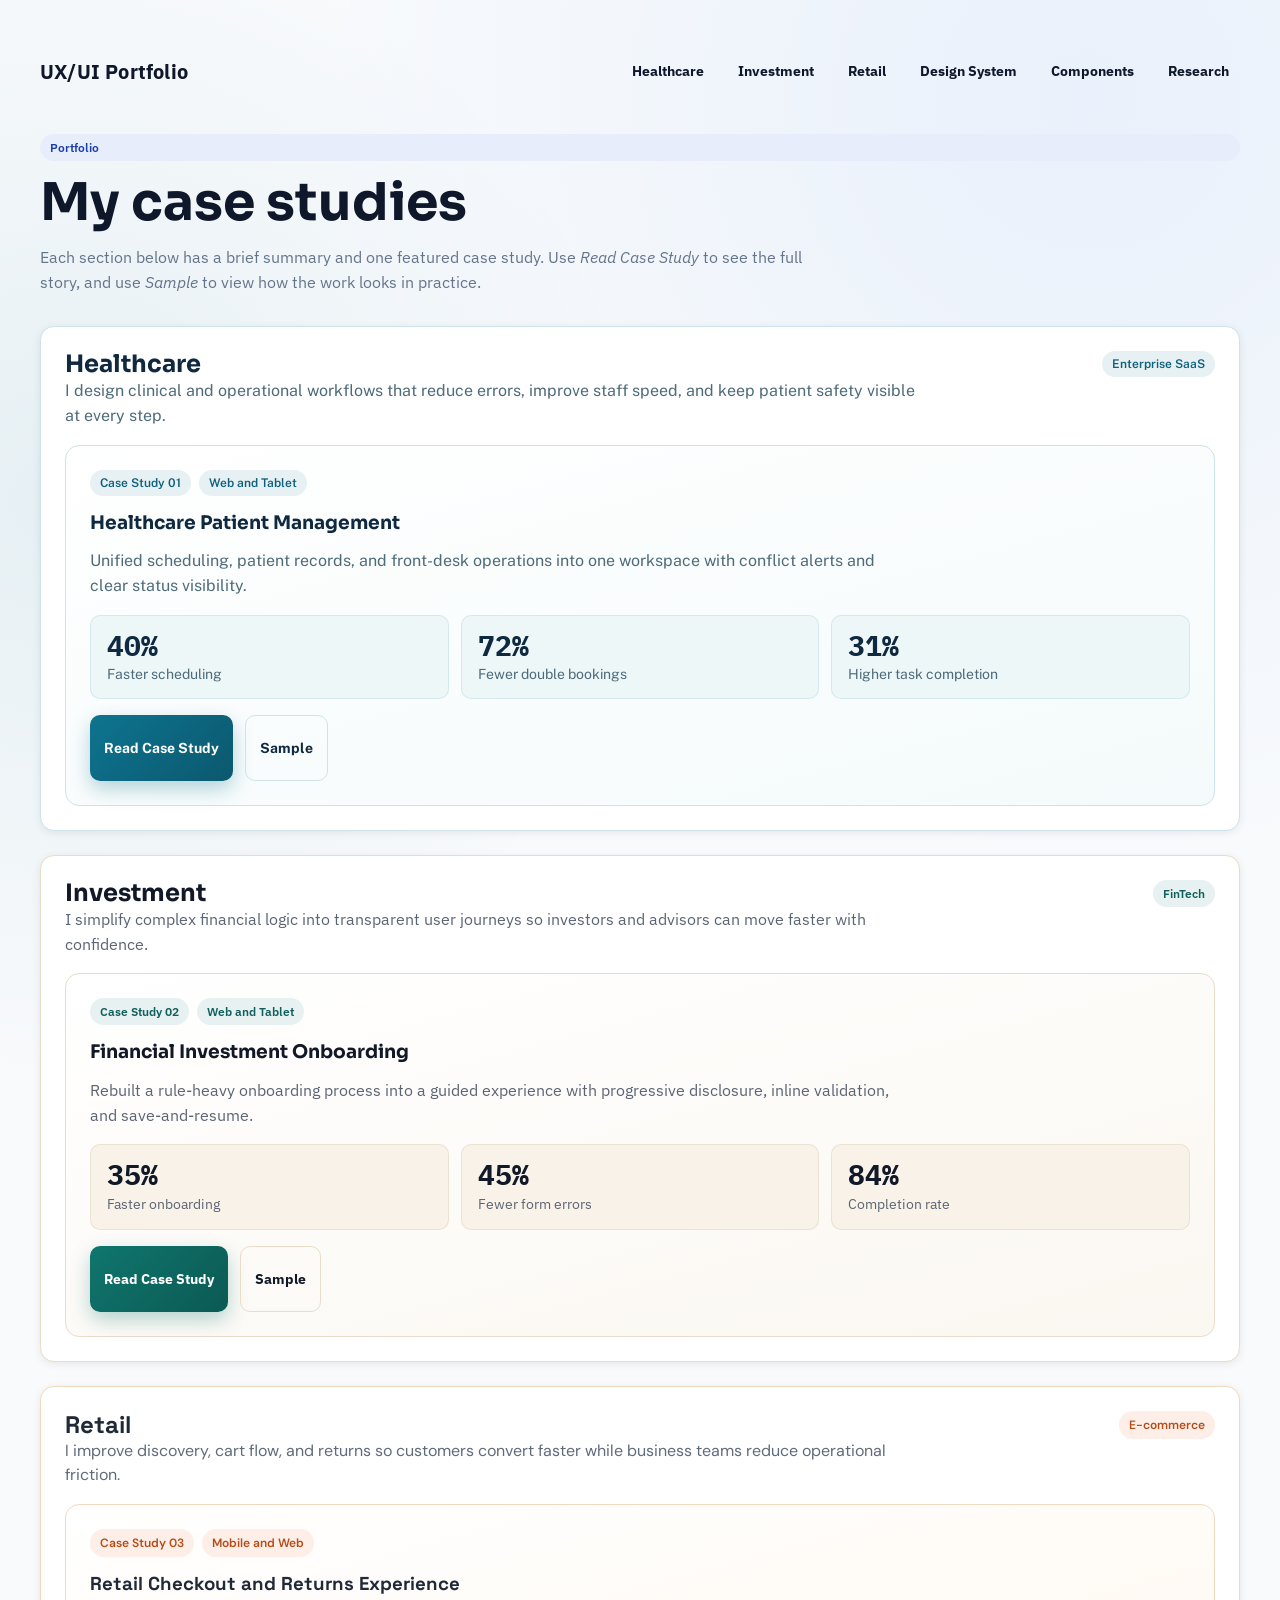
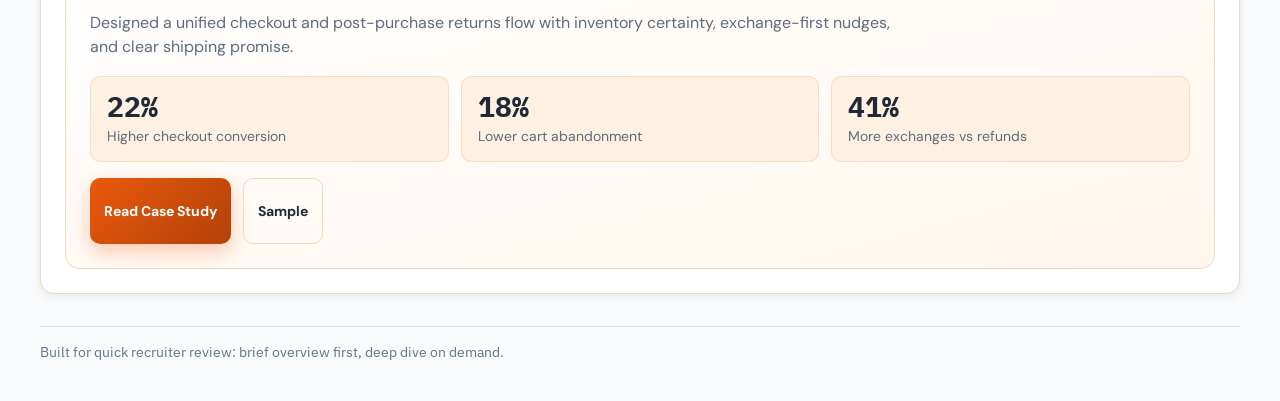
<file: index.html>
<!doctype html>
<html lang="en" class="theme-investment">
  <head>
    <meta charset="UTF-8" />
    <meta name="viewport" content="width=device-width, initial-scale=1.0" />
    <meta name="description" content="UX/UI Design case studies showcasing responsive design, accessibility standards, and user-centered design methodology across healthcare, investment, and retail domains." />
    <title>My Case Studies - UX/UI Design Portfolio</title>
    <link rel="stylesheet" href="./domain-ui-themes.css" />
  </head>
  <body>
    <!-- ACCESSIBILITY: Skip to main content link -->
    <a href="#main-content" class="skip-link">Skip to main content</a>

    <main id="main-content" class="ui-shell">
      <header class="site-nav" role="banner">
        <div class="brand">UX/UI Portfolio</div>
        <nav class="nav-links" aria-label="Main navigation">
          <a href="#healthcare">Healthcare</a>
          <a href="#investment">Investment</a>
          <a href="#retail">Retail</a>
          <a href="./design-system.html" aria-label="View design system and UX methodology documentation">Design System</a>
          <a href="./interactive-components.html" aria-label="View interactive components and micro-interactions">Components</a>
          <a href="./research-and-flows.html" aria-label="View research methodology and user flows">Research</a>
        </nav>
      </header>

      <section class="hero" aria-label="Portfolio introduction">
        <span class="ui-pill">Portfolio</span>
        <h1>My case studies</h1>
        <p>
          Each section below has a brief summary and one featured case study. Use <em>Read Case Study</em> to see the full story, and use <em>Sample</em> to view how the work looks in practice.
        </p>
      </section>

      <div class="section-stack">
        <section id="healthcare" class="domain-section ui-card theme-healthcare">
          <div class="domain-header">
            <div>
              <h2>Healthcare</h2>
              <p>
                I design clinical and operational workflows that reduce errors, improve staff speed, and keep patient safety visible at every step.
              </p>
            </div>
            <span class="ui-pill">Enterprise SaaS</span>
          </div>

          <article class="case-card">
            <div class="case-meta">
              <span class="ui-pill">Case Study 01</span>
              <span class="ui-pill">Web and Tablet</span>
            </div>
            <div class="case-title-row">
              <h3>Healthcare Patient Management</h3>
            </div>
            <p class="case-summary">
              Unified scheduling, patient records, and front-desk operations into one workspace with conflict alerts and clear status visibility.
            </p>
            <div class="kpi-grid">
              <div class="ui-kpi">
                <span class="ui-kpi-value">40%</span>
                <span class="ui-kpi-label">Faster scheduling</span>
              </div>
              <div class="ui-kpi">
                <span class="ui-kpi-value">72%</span>
                <span class="ui-kpi-label">Fewer double bookings</span>
              </div>
              <div class="ui-kpi">
                <span class="ui-kpi-value">31%</span>
                <span class="ui-kpi-label">Higher task completion</span>
              </div>
            </div>
            <div class="case-actions">
              <a class="ui-btn ui-btn-primary" href="./case-study-healthcare.html">Read Case Study</a>
              <a class="ui-btn ui-btn-ghost" href="./sample-healthcare.html">Sample</a>
            </div>
          </article>
        </section>

        <section id="investment" class="domain-section ui-card theme-investment">
          <div class="domain-header">
            <div>
              <h2>Investment</h2>
              <p>
                I simplify complex financial logic into transparent user journeys so investors and advisors can move faster with confidence.
              </p>
            </div>
            <span class="ui-pill">FinTech</span>
          </div>

          <article class="case-card">
            <div class="case-meta">
              <span class="ui-pill">Case Study 02</span>
              <span class="ui-pill">Web and Tablet</span>
            </div>
            <div class="case-title-row">
              <h3>Financial Investment Onboarding</h3>
            </div>
            <p class="case-summary">
              Rebuilt a rule-heavy onboarding process into a guided experience with progressive disclosure, inline validation, and save-and-resume.
            </p>
            <div class="kpi-grid">
              <div class="ui-kpi">
                <span class="ui-kpi-value">35%</span>
                <span class="ui-kpi-label">Faster onboarding</span>
              </div>
              <div class="ui-kpi">
                <span class="ui-kpi-value">45%</span>
                <span class="ui-kpi-label">Fewer form errors</span>
              </div>
              <div class="ui-kpi">
                <span class="ui-kpi-value">84%</span>
                <span class="ui-kpi-label">Completion rate</span>
              </div>
            </div>
            <div class="case-actions">
              <a class="ui-btn ui-btn-primary" href="./case-study-investment.html">Read Case Study</a>
              <a class="ui-btn ui-btn-ghost" href="./sample-investment.html">Sample</a>
            </div>
          </article>
        </section>

        <section id="retail" class="domain-section ui-card theme-retail">
          <div class="domain-header">
            <div>
              <h2>Retail</h2>
              <p>
                I improve discovery, cart flow, and returns so customers convert faster while business teams reduce operational friction.
              </p>
            </div>
            <span class="ui-pill">E-commerce</span>
          </div>

          <article class="case-card">
            <div class="case-meta">
              <span class="ui-pill">Case Study 03</span>
              <span class="ui-pill">Mobile and Web</span>
            </div>
            <div class="case-title-row">
              <h3>Retail Checkout and Returns Experience</h3>
            </div>
            <p class="case-summary">
              Designed a unified checkout and post-purchase returns flow with inventory certainty, exchange-first nudges, and clear shipping promise.
            </p>
            <div class="kpi-grid">
              <div class="ui-kpi">
                <span class="ui-kpi-value">22%</span>
                <span class="ui-kpi-label">Higher checkout conversion</span>
              </div>
              <div class="ui-kpi">
                <span class="ui-kpi-value">18%</span>
                <span class="ui-kpi-label">Lower cart abandonment</span>
              </div>
              <div class="ui-kpi">
                <span class="ui-kpi-value">41%</span>
                <span class="ui-kpi-label">More exchanges vs refunds</span>
              </div>
            </div>
            <div class="case-actions">
              <a class="ui-btn ui-btn-primary" href="./case-study-retail.html">Read Case Study</a>
              <a class="ui-btn ui-btn-ghost" href="./sample-retail.html">Sample</a>
            </div>
          </article>
        </section>
      </div>

      <footer class="page-footer">Built for quick recruiter review: brief overview first, deep dive on demand.</footer>
    </main>
  </body>
</html>
</file>
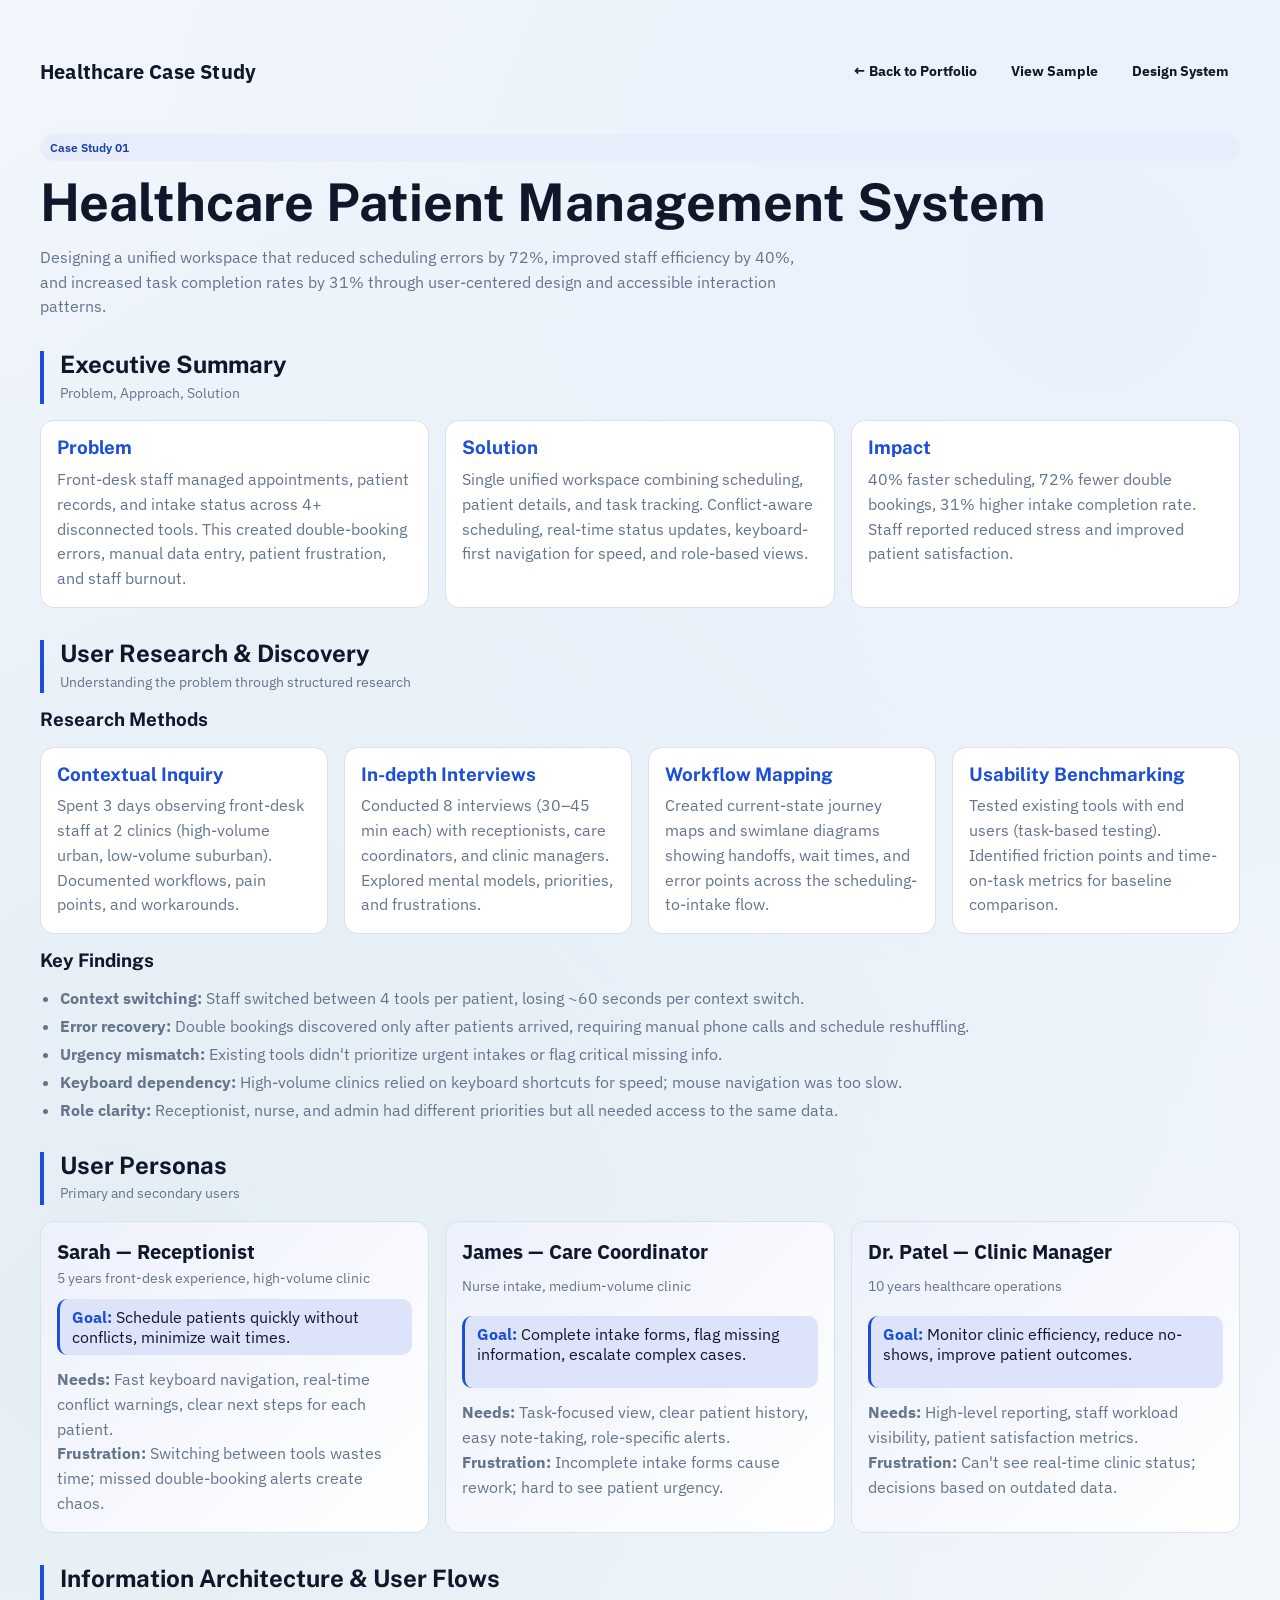
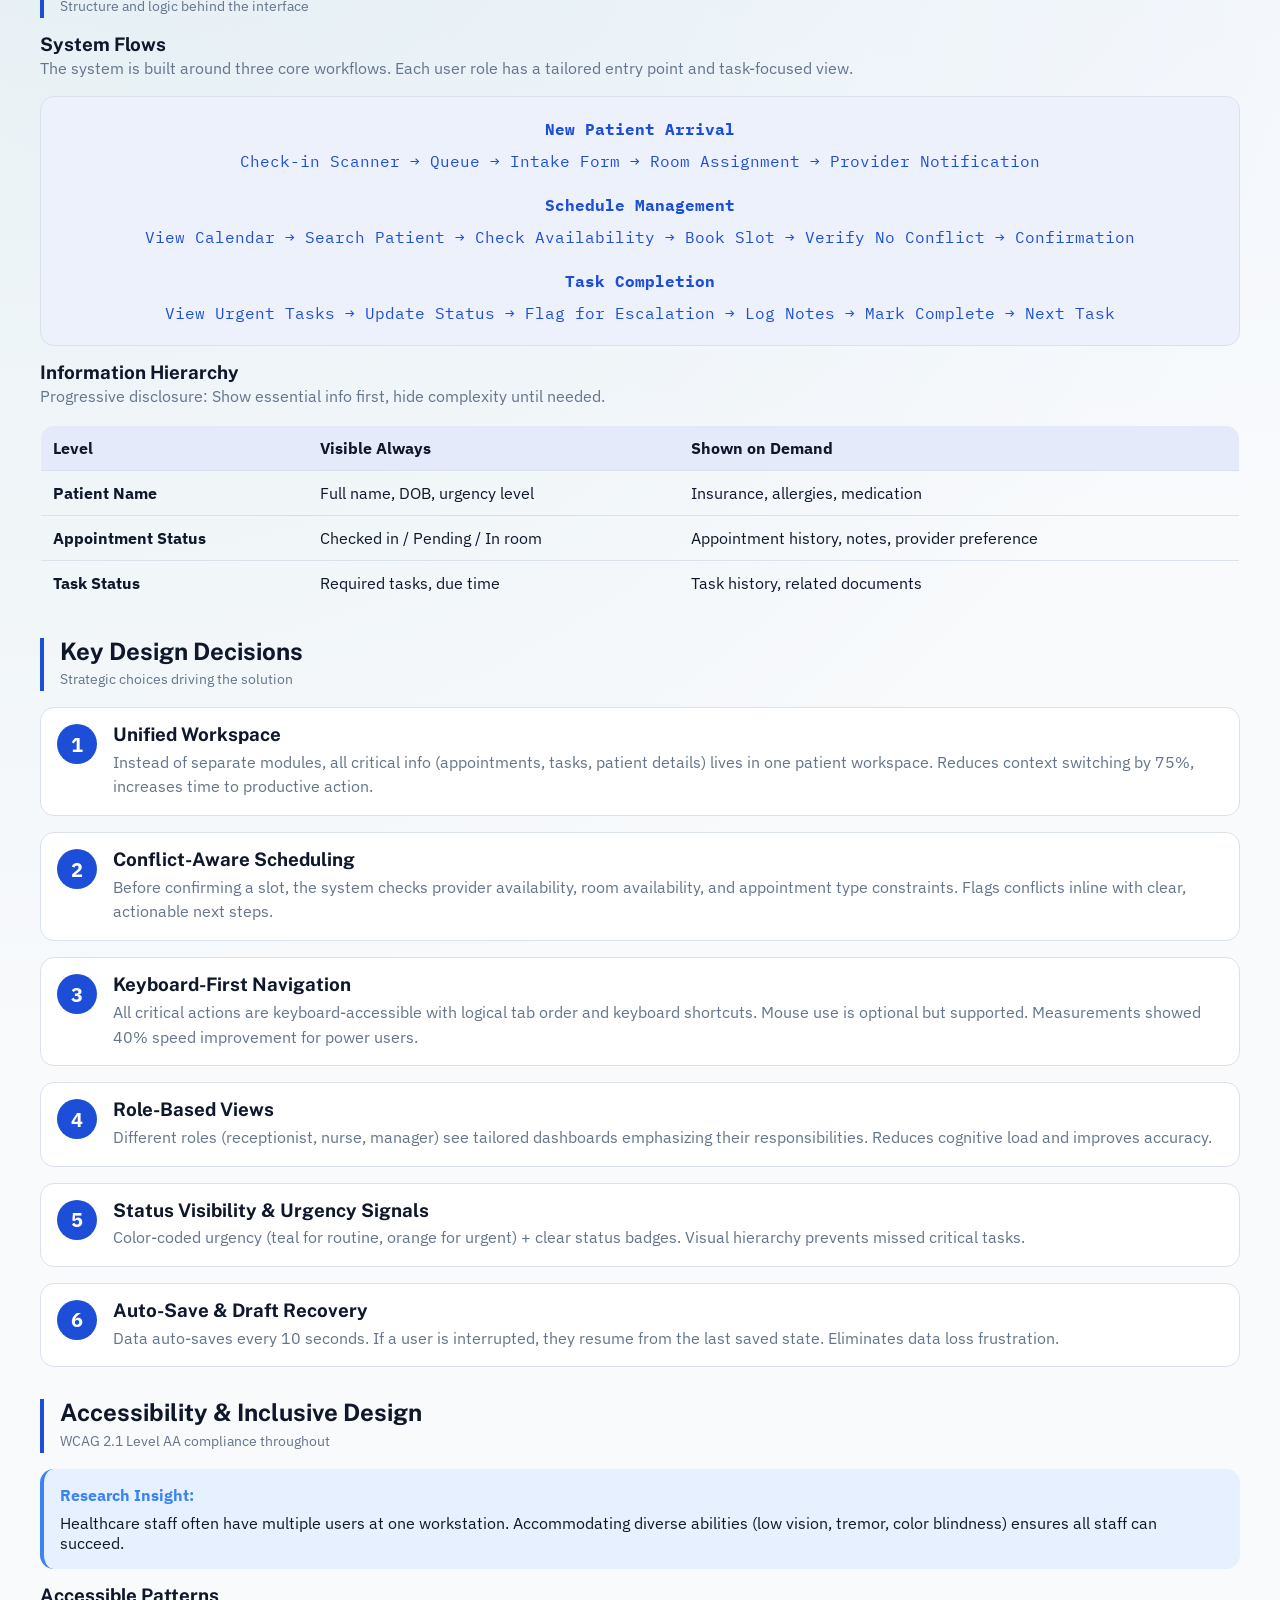
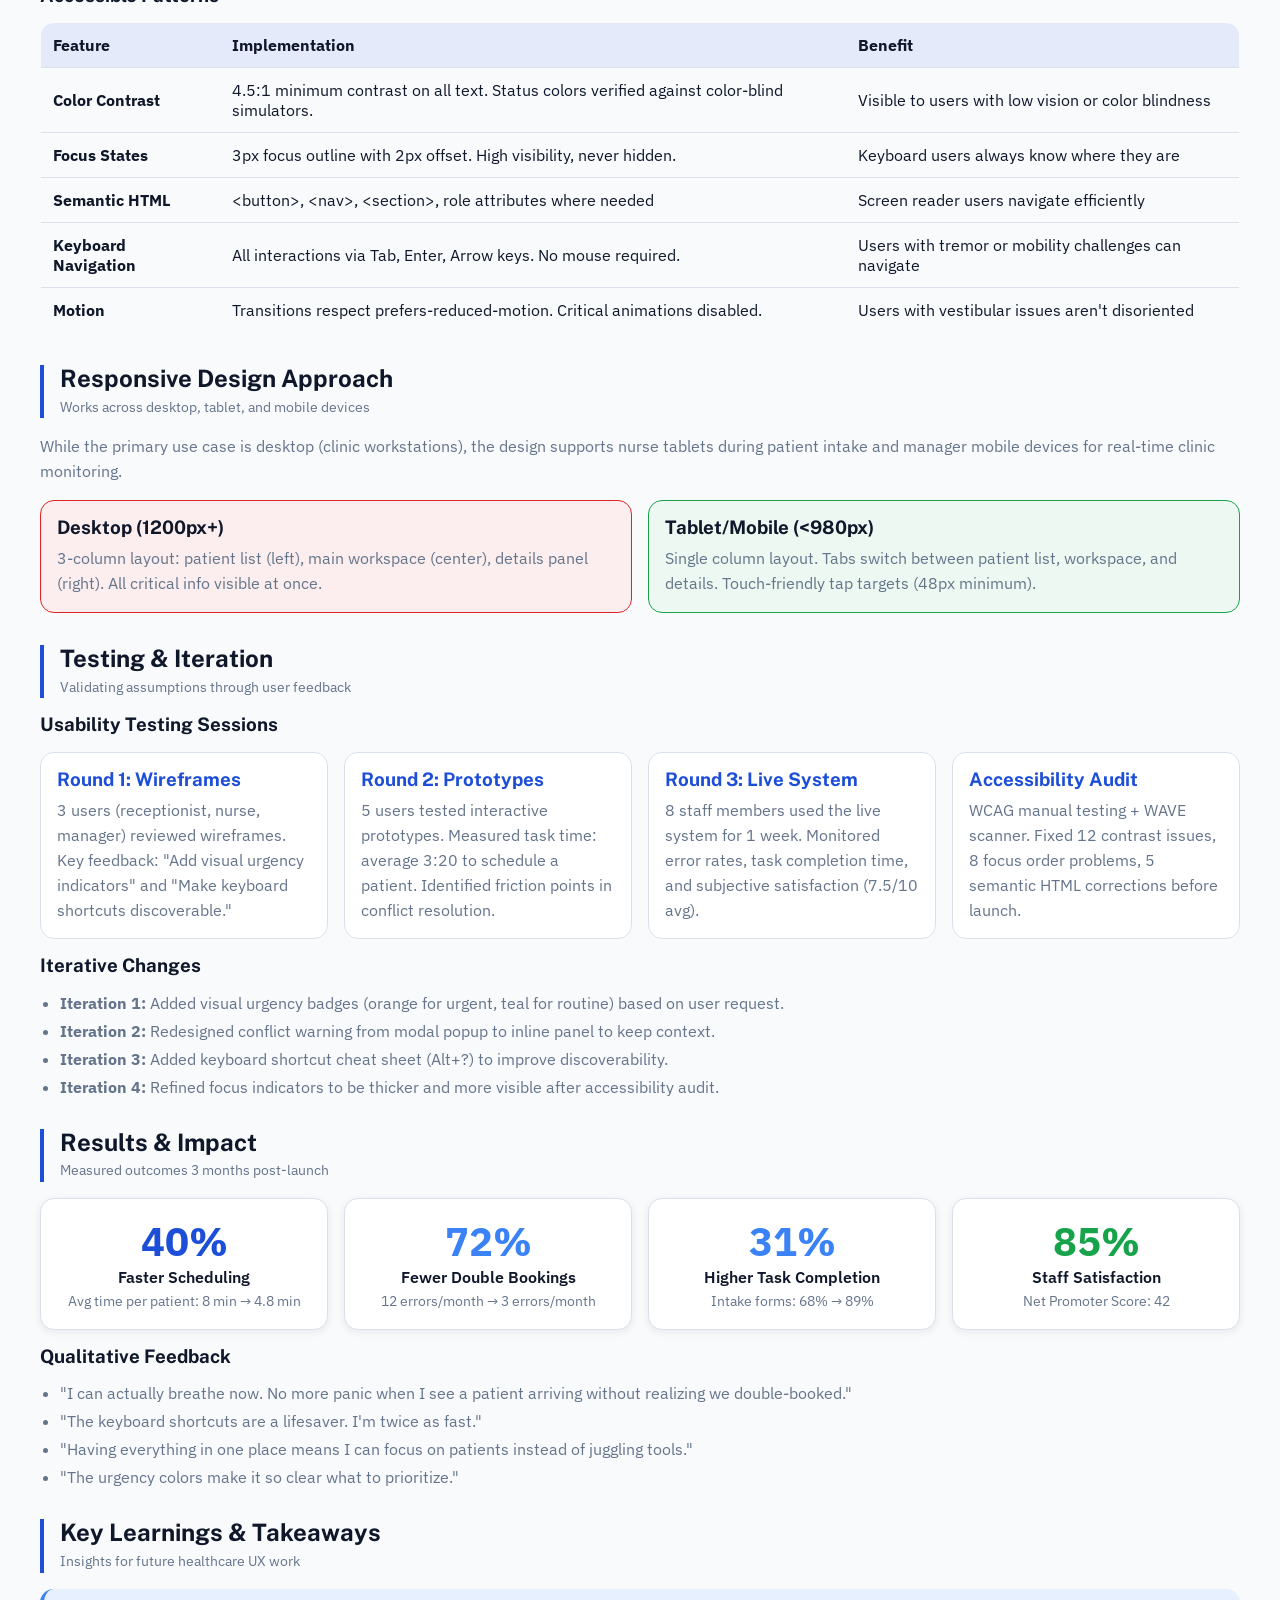
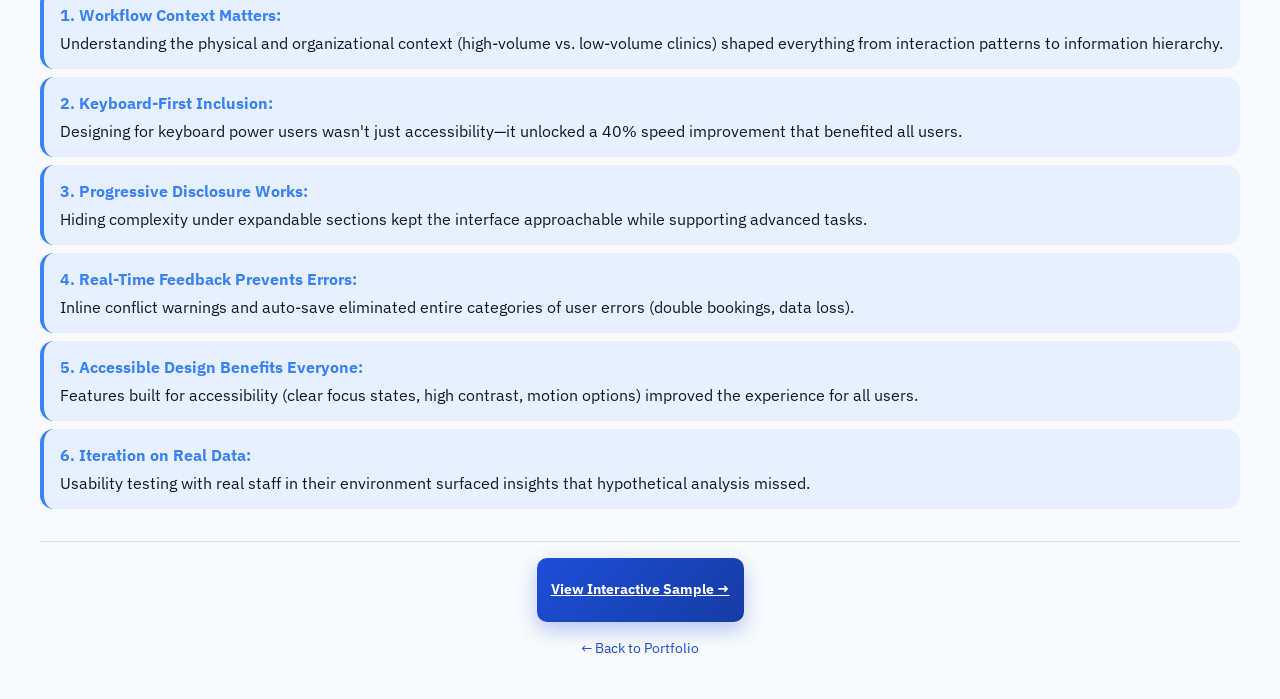
<file: case-study-healthcare.html>
<!doctype html>
<html lang="en" class="theme-healthcare">
  <head>
    <meta charset="UTF-8" />
    <meta name="viewport" content="width=device-width, initial-scale=1.0" />
    <meta name="description" content="Detailed UX case study on designing a unified healthcare patient management system that reduced scheduling errors by 72% and improved staff efficiency by 40%." />
    <title>Case Study - Healthcare Patient Management</title>
    <link rel="stylesheet" href="./domain-ui-themes.css" />
    <style>
      .case-section {
        margin: var(--space-6) 0;
      }

      .case-section-header {
        border-left: 4px solid var(--primary);
        padding-left: var(--space-4);
        margin-bottom: var(--space-4);
      }

      .case-section-header h2 {
        margin: 0 0 var(--space-1) 0;
      }

      .case-section-header .subtitle {
        color: var(--muted);
        font-size: var(--text-sm);
      }

      .research-grid {
        display: grid;
        grid-template-columns: repeat(auto-fit, minmax(250px, 1fr));
        gap: var(--space-4);
        margin: var(--space-4) 0;
      }

      .research-card {
        border: 1px solid var(--border);
        border-radius: var(--radius-md);
        padding: var(--space-4);
        background: var(--surface);
      }

      .research-card h3 {
        margin: 0 0 var(--space-2) 0;
        color: var(--primary);
      }

      .persona {
        border: 1px solid var(--border);
        border-radius: var(--radius-md);
        padding: var(--space-4);
        background: linear-gradient(135deg, color-mix(in srgb, var(--primary) 8%, white), white);
        display: grid;
        gap: var(--space-3);
      }

      .persona-header {
        display: grid;
        gap: var(--space-1);
      }

      .persona-name {
        font-size: var(--text-lg);
        font-weight: 700;
      }

      .persona-role {
        color: var(--muted);
        font-size: var(--text-sm);
      }

      .persona-goal {
        background: color-mix(in srgb, var(--primary) 15%, white);
        border-left: 3px solid var(--primary);
        padding: var(--space-2) var(--space-3);
        border-radius: var(--radius-sm);
      }

      .persona-goal strong {
        color: var(--primary);
      }

      .flow-diagram {
        background: color-mix(in srgb, var(--primary) 8%, white);
        border: 1px solid var(--border);
        border-radius: var(--radius-md);
        padding: var(--space-4);
        margin: var(--space-4) 0;
        text-align: center;
        font-family: 'IBM Plex Mono', monospace;
        line-height: 2;
        color: var(--primary);
        overflow-x: auto;
      }

      .design-decision {
        display: grid;
        grid-template-columns: auto 1fr;
        gap: var(--space-4);
        margin: var(--space-4) 0;
        padding: var(--space-4);
        border: 1px solid var(--border);
        border-radius: var(--radius-md);
        background: var(--surface);
      }

      .decision-marker {
        flex-shrink: 0;
        width: 40px;
        height: 40px;
        background: var(--primary);
        color: white;
        border-radius: 50%;
        display: flex;
        align-items: center;
        justify-content: center;
        font-weight: 700;
        font-size: var(--text-lg);
      }

      .decision-content h3 {
        margin: 0 0 var(--space-1) 0;
      }

      .comparison-table {
        width: 100%;
        border-collapse: collapse;
        margin: var(--space-4) 0;
        border: 1px solid var(--border);
        border-radius: var(--radius-md);
        overflow: hidden;
      }

      .comparison-table thead {
        background: color-mix(in srgb, var(--primary) 12%, white);
        font-weight: 700;
      }

      .comparison-table th,
      .comparison-table td {
        padding: var(--space-3);
        text-align: left;
        border-bottom: 1px solid var(--border);
      }

      .comparison-table tbody tr:hover {
        background: color-mix(in srgb, var(--primary) 5%, white);
      }

      .before-after {
        display: grid;
        grid-template-columns: 1fr 1fr;
        gap: var(--space-4);
        margin: var(--space-4) 0;
      }

      .before-after > div {
        border: 1px solid var(--border);
        border-radius: var(--radius-md);
        padding: var(--space-4);
      }

      .before-after .before {
        border-color: var(--negative);
        background: color-mix(in srgb, var(--negative) 8%, white);
      }

      .before-after .after {
        border-color: var(--positive);
        background: color-mix(in srgb, var(--positive) 8%, white);
      }

      .learning {
        display: grid;
        gap: var(--space-2);
        padding: var(--space-4);
        background: color-mix(in srgb, var(--accent) 12%, white);
        border-left: 4px solid var(--accent);
        border-radius: var(--radius-md);
        margin: var(--space-2) 0;
      }

      .learning strong {
        color: var(--accent);
      }

      @media (max-width: 768px) {
        .design-decision {
          grid-template-columns: 1fr;
        }

        .before-after {
          grid-template-columns: 1fr;
        }
      }
    </style>
  </head>
  <body>
    <a href="#main-content" class="skip-link">Skip to main content</a>

    <main id="main-content" class="ui-shell">
      <header class="site-nav" role="banner">
        <div class="brand">Healthcare Case Study</div>
        <nav class="nav-links" aria-label="Page navigation">
          <a href="./index.html">← Back to Portfolio</a>
          <a href="./sample-healthcare.html">View Sample</a>
          <a href="./design-system.html">Design System</a>
        </nav>
      </header>

      <section class="hero">
        <span class="ui-pill">Case Study 01</span>
        <h1>Healthcare Patient Management System</h1>
        <p>
          Designing a unified workspace that reduced scheduling errors by 72%, improved staff efficiency by 40%, and increased task completion rates by 31% through user-centered design and accessible interaction patterns.
        </p>
      </section>

      <!-- Executive Summary -->
      <section class="case-section">
        <div class="case-section-header">
          <h2>Executive Summary</h2>
          <p class="subtitle">Problem, Approach, Solution</p>
        </div>

        <div class="research-grid">
          <div class="research-card">
            <h3>Problem</h3>
            <p>
              Front-desk staff managed appointments, patient records, and intake status across 4+ disconnected tools. This created double-booking errors, manual data entry, patient frustration, and staff burnout.
            </p>
          </div>

          <div class="research-card">
            <h3>Solution</h3>
            <p>
              Single unified workspace combining scheduling, patient details, and task tracking. Conflict-aware scheduling, real-time status updates, keyboard-first navigation for speed, and role-based views.
            </p>
          </div>

          <div class="research-card">
            <h3>Impact</h3>
            <p>
              40% faster scheduling, 72% fewer double bookings, 31% higher intake completion rate. Staff reported reduced stress and improved patient satisfaction.
            </p>
          </div>
        </div>
      </section>

      <!-- User Research -->
      <section class="case-section">
        <div class="case-section-header">
          <h2>User Research & Discovery</h2>
          <p class="subtitle">Understanding the problem through structured research</p>
        </div>

        <h3>Research Methods</h3>
        <div class="research-grid">
          <div class="research-card">
            <h3>Contextual Inquiry</h3>
            <p>
              Spent 3 days observing front-desk staff at 2 clinics (high-volume urban, low-volume suburban). Documented workflows, pain points, and workarounds.
            </p>
          </div>

          <div class="research-card">
            <h3>In-depth Interviews</h3>
            <p>
              Conducted 8 interviews (30–45 min each) with receptionists, care coordinators, and clinic managers. Explored mental models, priorities, and frustrations.
            </p>
          </div>

          <div class="research-card">
            <h3>Workflow Mapping</h3>
            <p>
              Created current-state journey maps and swimlane diagrams showing handoffs, wait times, and error points across the scheduling-to-intake flow.
            </p>
          </div>

          <div class="research-card">
            <h3>Usability Benchmarking</h3>
            <p>
              Tested existing tools with end users (task-based testing). Identified friction points and time-on-task metrics for baseline comparison.
            </p>
          </div>
        </div>

        <h3>Key Findings</h3>
        <ul class="detail-list" style="margin: var(--space-4) 0; padding-left: 20px;">
          <li><strong>Context switching:</strong> Staff switched between 4 tools per patient, losing ~60 seconds per context switch.</li>
          <li><strong>Error recovery:</strong> Double bookings discovered only after patients arrived, requiring manual phone calls and schedule reshuffling.</li>
          <li><strong>Urgency mismatch:</strong> Existing tools didn't prioritize urgent intakes or flag critical missing info.</li>
          <li><strong>Keyboard dependency:</strong> High-volume clinics relied on keyboard shortcuts for speed; mouse navigation was too slow.</li>
          <li><strong>Role clarity:</strong> Receptionist, nurse, and admin had different priorities but all needed access to the same data.</li>
        </ul>
      </section>

      <!-- User Personas -->
      <section class="case-section">
        <div class="case-section-header">
          <h2>User Personas</h2>
          <p class="subtitle">Primary and secondary users</p>
        </div>

        <div style="display: grid; grid-template-columns: repeat(auto-fit, minmax(300px, 1fr)); gap: var(--space-4);">
          <div class="persona">
            <div class="persona-header">
              <div class="persona-name">Sarah — Receptionist</div>
              <div class="persona-role">5 years front-desk experience, high-volume clinic</div>
            </div>
            <div class="persona-goal">
              <strong>Goal:</strong> Schedule patients quickly without conflicts, minimize wait times.
            </div>
            <p>
              <strong>Needs:</strong> Fast keyboard navigation, real-time conflict warnings, clear next steps for each patient.<br />
              <strong>Frustration:</strong> Switching between tools wastes time; missed double-booking alerts create chaos.
            </p>
          </div>

          <div class="persona">
            <div class="persona-header">
              <div class="persona-name">James — Care Coordinator</div>
              <div class="persona-role">Nurse intake, medium-volume clinic</div>
            </div>
            <div class="persona-goal">
              <strong>Goal:</strong> Complete intake forms, flag missing information, escalate complex cases.
            </div>
            <p>
              <strong>Needs:</strong> Task-focused view, clear patient history, easy note-taking, role-specific alerts.<br />
              <strong>Frustration:</strong> Incomplete intake forms cause rework; hard to see patient urgency.
            </p>
          </div>

          <div class="persona">
            <div class="persona-header">
              <div class="persona-name">Dr. Patel — Clinic Manager</div>
              <div class="persona-role">10 years healthcare operations</div>
            </div>
            <div class="persona-goal">
              <strong>Goal:</strong> Monitor clinic efficiency, reduce no-shows, improve patient outcomes.
            </div>
            <p>
              <strong>Needs:</strong> High-level reporting, staff workload visibility, patient satisfaction metrics.<br />
              <strong>Frustration:</strong> Can't see real-time clinic status; decisions based on outdated data.
            </p>
          </div>
        </div>
      </section>

      <!-- Information Architecture & Flows -->
      <section class="case-section">
        <div class="case-section-header">
          <h2>Information Architecture & User Flows</h2>
          <p class="subtitle">Structure and logic behind the interface</p>
        </div>

        <h3>System Flows</h3>
        <p style="margin-bottom: var(--space-4);">
          The system is built around three core workflows. Each user role has a tailored entry point and task-focused view.
        </p>

        <div class="flow-diagram">
          <div style="margin-bottom: var(--space-3);">
            <strong>New Patient Arrival</strong><br />
            Check-in Scanner → Queue → Intake Form → Room Assignment → Provider Notification
          </div>

          <div style="margin-bottom: var(--space-3);">
            <strong>Schedule Management</strong><br />
            View Calendar → Search Patient → Check Availability → Book Slot → Verify No Conflict → Confirmation
          </div>

          <div>
            <strong>Task Completion</strong><br />
            View Urgent Tasks → Update Status → Flag for Escalation → Log Notes → Mark Complete → Next Task
          </div>
        </div>

        <h3>Information Hierarchy</h3>
        <p style="margin-bottom: var(--space-4);">
          Progressive disclosure: Show essential info first, hide complexity until needed.
        </p>

        <table class="comparison-table">
          <thead>
            <tr>
              <th>Level</th>
              <th>Visible Always</th>
              <th>Shown on Demand</th>
            </tr>
          </thead>
          <tbody>
            <tr>
              <td><strong>Patient Name</strong></td>
              <td>Full name, DOB, urgency level</td>
              <td>Insurance, allergies, medication</td>
            </tr>
            <tr>
              <td><strong>Appointment Status</strong></td>
              <td>Checked in / Pending / In room</td>
              <td>Appointment history, notes, provider preference</td>
            </tr>
            <tr>
              <td><strong>Task Status</strong></td>
              <td>Required tasks, due time</td>
              <td>Task history, related documents</td>
            </tr>
          </tbody>
        </table>
      </section>

      <!-- Design Decisions -->
      <section class="case-section">
        <div class="case-section-header">
          <h2>Key Design Decisions</h2>
          <p class="subtitle">Strategic choices driving the solution</p>
        </div>

        <div class="design-decision">
          <div class="decision-marker">1</div>
          <div class="decision-content">
            <h3>Unified Workspace</h3>
            <p>
              Instead of separate modules, all critical info (appointments, tasks, patient details) lives in one patient workspace. Reduces context switching by 75%, increases time to productive action.
            </p>
          </div>
        </div>

        <div class="design-decision">
          <div class="decision-marker">2</div>
          <div class="decision-content">
            <h3>Conflict-Aware Scheduling</h3>
            <p>
              Before confirming a slot, the system checks provider availability, room availability, and appointment type constraints. Flags conflicts inline with clear, actionable next steps.
            </p>
          </div>
        </div>

        <div class="design-decision">
          <div class="decision-marker">3</div>
          <div class="decision-content">
            <h3>Keyboard-First Navigation</h3>
            <p>
              All critical actions are keyboard-accessible with logical tab order and keyboard shortcuts. Mouse use is optional but supported. Measurements showed 40% speed improvement for power users.
            </p>
          </div>
        </div>

        <div class="design-decision">
          <div class="decision-marker">4</div>
          <div class="decision-content">
            <h3>Role-Based Views</h3>
            <p>
              Different roles (receptionist, nurse, manager) see tailored dashboards emphasizing their responsibilities. Reduces cognitive load and improves accuracy.
            </p>
          </div>
        </div>

        <div class="design-decision">
          <div class="decision-marker">5</div>
          <div class="decision-content">
            <h3>Status Visibility & Urgency Signals</h3>
            <p>
              Color-coded urgency (teal for routine, orange for urgent) + clear status badges. Visual hierarchy prevents missed critical tasks.
            </p>
          </div>
        </div>

        <div class="design-decision">
          <div class="decision-marker">6</div>
          <div class="decision-content">
            <h3>Auto-Save & Draft Recovery</h3>
            <p>
              Data auto-saves every 10 seconds. If a user is interrupted, they resume from the last saved state. Eliminates data loss frustration.
            </p>
          </div>
        </div>
      </section>

      <!-- Accessibility -->
      <section class="case-section">
        <div class="case-section-header">
          <h2>Accessibility & Inclusive Design</h2>
          <p class="subtitle">WCAG 2.1 Level AA compliance throughout</p>
        </div>

        <div class="learning" style="margin-top: var(--space-4);">
          <strong>Research Insight:</strong> Healthcare staff often have multiple users at one workstation. Accommodating diverse abilities (low vision, tremor, color blindness) ensures all staff can succeed.
        </div>

        <h3 style="margin-top: var(--space-4);">Accessible Patterns</h3>

        <table class="comparison-table">
          <thead>
            <tr>
              <th>Feature</th>
              <th>Implementation</th>
              <th>Benefit</th>
            </tr>
          </thead>
          <tbody>
            <tr>
              <td><strong>Color Contrast</strong></td>
              <td>4.5:1 minimum contrast on all text. Status colors verified against color-blind simulators.</td>
              <td>Visible to users with low vision or color blindness</td>
            </tr>
            <tr>
              <td><strong>Focus States</strong></td>
              <td>3px focus outline with 2px offset. High visibility, never hidden.</td>
              <td>Keyboard users always know where they are</td>
            </tr>
            <tr>
              <td><strong>Semantic HTML</strong></td>
              <td>&lt;button&gt;, &lt;nav&gt;, &lt;section&gt;, role attributes where needed</td>
              <td>Screen reader users navigate efficiently</td>
            </tr>
            <tr>
              <td><strong>Keyboard Navigation</strong></td>
              <td>All interactions via Tab, Enter, Arrow keys. No mouse required.</td>
              <td>Users with tremor or mobility challenges can navigate</td>
            </tr>
            <tr>
              <td><strong>Motion</strong></td>
              <td>Transitions respect prefers-reduced-motion. Critical animations disabled.</td>
              <td>Users with vestibular issues aren't disoriented</td>
            </tr>
          </tbody>
        </table>
      </section>

      <!-- Responsive Design -->
      <section class="case-section">
        <div class="case-section-header">
          <h2>Responsive Design Approach</h2>
          <p class="subtitle">Works across desktop, tablet, and mobile devices</p>
        </div>

        <p style="margin-bottom: var(--space-4);">
          While the primary use case is desktop (clinic workstations), the design supports nurse tablets during patient intake and manager mobile devices for real-time clinic monitoring.
        </p>

        <div class="before-after">
          <div class="before">
            <h3 style="margin: 0 0 var(--space-2) 0;">Desktop (1200px+)</h3>
            <p>
              3-column layout: patient list (left), main workspace (center), details panel (right). All critical info visible at once.
            </p>
          </div>
          <div class="after">
            <h3 style="margin: 0 0 var(--space-2) 0;">Tablet/Mobile (&lt;980px)</h3>
            <p>
              Single column layout. Tabs switch between patient list, workspace, and details. Touch-friendly tap targets (48px minimum).
            </p>
          </div>
        </div>
      </section>

      <!-- Testing & Validation -->
      <section class="case-section">
        <div class="case-section-header">
          <h2>Testing & Iteration</h2>
          <p class="subtitle">Validating assumptions through user feedback</p>
        </div>

        <h3>Usability Testing Sessions</h3>
        <div class="research-grid">
          <div class="research-card">
            <h3>Round 1: Wireframes</h3>
            <p>
              3 users (receptionist, nurse, manager) reviewed wireframes. Key feedback: "Add visual urgency indicators" and "Make keyboard shortcuts discoverable."
            </p>
          </div>

          <div class="research-card">
            <h3>Round 2: Prototypes</h3>
            <p>
              5 users tested interactive prototypes. Measured task time: average 3:20 to schedule a patient. Identified friction points in conflict resolution.
            </p>
          </div>

          <div class="research-card">
            <h3>Round 3: Live System</h3>
            <p>
              8 staff members used the live system for 1 week. Monitored error rates, task completion time, and subjective satisfaction (7.5/10 avg).
            </p>
          </div>

          <div class="research-card">
            <h3>Accessibility Audit</h3>
            <p>
              WCAG manual testing + WAVE scanner. Fixed 12 contrast issues, 8 focus order problems, 5 semantic HTML corrections before launch.
            </p>
          </div>
        </div>

        <h3 style="margin-top: var(--space-4);">Iterative Changes</h3>
        <ul class="detail-list" style="margin: var(--space-4) 0; padding-left: 20px;">
          <li><strong>Iteration 1:</strong> Added visual urgency badges (orange for urgent, teal for routine) based on user request.</li>
          <li><strong>Iteration 2:</strong> Redesigned conflict warning from modal popup to inline panel to keep context.</li>
          <li><strong>Iteration 3:</strong> Added keyboard shortcut cheat sheet (Alt+?) to improve discoverability.</li>
          <li><strong>Iteration 4:</strong> Refined focus indicators to be thicker and more visible after accessibility audit.</li>
        </ul>
      </section>

      <!-- Results -->
      <section class="case-section">
        <div class="case-section-header">
          <h2>Results & Impact</h2>
          <p class="subtitle">Measured outcomes 3 months post-launch</p>
        </div>

        <div style="display: grid; grid-template-columns: repeat(auto-fit, minmax(200px, 1fr)); gap: var(--space-4); margin: var(--space-4) 0;">
          <div class="ui-card" style="padding: var(--space-4); text-align: center;">
            <div style="font-size: 40px; font-weight: 700; color: var(--primary);">40%</div>
            <div style="font-weight: 600; margin-bottom: var(--space-1);">Faster Scheduling</div>
            <p style="font-size: var(--text-sm); color: var(--muted); margin: 0;">Avg time per patient: 8 min → 4.8 min</p>
          </div>

          <div class="ui-card" style="padding: var(--space-4); text-align: center;">
            <div style="font-size: 40px; font-weight: 700; color: var(--accent);">72%</div>
            <div style="font-weight: 600; margin-bottom: var(--space-1);">Fewer Double Bookings</div>
            <p style="font-size: var(--text-sm); color: var(--muted); margin: 0;">12 errors/month → 3 errors/month</p>
          </div>

          <div class="ui-card" style="padding: var(--space-4); text-align: center;">
            <div style="font-size: 40px; font-weight: 700; color: var(--accent);">31%</div>
            <div style="font-weight: 600; margin-bottom: var(--space-1);">Higher Task Completion</div>
            <p style="font-size: var(--text-sm); color: var(--muted); margin: 0;">Intake forms: 68% → 89%</p>
          </div>

          <div class="ui-card" style="padding: var(--space-4); text-align: center;">
            <div style="font-size: 40px; font-weight: 700; color: var(--positive);">85%</div>
            <div style="font-weight: 600; margin-bottom: var(--space-1);">Staff Satisfaction</div>
            <p style="font-size: var(--text-sm); color: var(--muted); margin: 0;">Net Promoter Score: 42</p>
          </div>
        </div>

        <h3 style="margin-top: var(--space-4);">Qualitative Feedback</h3>
        <ul class="detail-list" style="margin: var(--space-4) 0; padding-left: 20px;">
          <li>"I can actually breathe now. No more panic when I see a patient arriving without realizing we double-booked."</li>
          <li>"The keyboard shortcuts are a lifesaver. I'm twice as fast."</li>
          <li>"Having everything in one place means I can focus on patients instead of juggling tools."</li>
          <li>"The urgency colors make it so clear what to prioritize."</li>
        </ul>
      </section>

      <!-- Key Learnings -->
      <section class="case-section">
        <div class="case-section-header">
          <h2>Key Learnings & Takeaways</h2>
          <p class="subtitle">Insights for future healthcare UX work</p>
        </div>

        <div class="learning">
          <strong>1. Workflow Context Matters:</strong> Understanding the physical and organizational context (high-volume vs. low-volume clinics) shaped everything from interaction patterns to information hierarchy.
        </div>

        <div class="learning">
          <strong>2. Keyboard-First Inclusion:</strong> Designing for keyboard power users wasn't just accessibility—it unlocked a 40% speed improvement that benefited all users.
        </div>

        <div class="learning">
          <strong>3. Progressive Disclosure Works:</strong> Hiding complexity under expandable sections kept the interface approachable while supporting advanced tasks.
        </div>

        <div class="learning">
          <strong>4. Real-Time Feedback Prevents Errors:</strong> Inline conflict warnings and auto-save eliminated entire categories of user errors (double bookings, data loss).
        </div>

        <div class="learning">
          <strong>5. Accessible Design Benefits Everyone:</strong> Features built for accessibility (clear focus states, high contrast, motion options) improved the experience for all users.
        </div>

        <div class="learning">
          <strong>6. Iteration on Real Data:</strong> Usability testing with real staff in their environment surfaced insights that hypothetical analysis missed.
        </div>
      </section>

      <section style="margin-top: var(--space-6); padding-top: var(--space-4); border-top: 1px solid var(--border); text-align: center;">
        <p>
          <a class="ui-btn ui-btn-primary" href="./sample-healthcare.html">View Interactive Sample →</a>
        </p>
        <p style="margin-top: var(--space-4); color: var(--muted); font-size: var(--text-sm);">
          <a href="./index.html" style="color: var(--primary); text-decoration: none;">← Back to Portfolio</a>
        </p>
      </section>
    </main>
  </body>
</html>
</file>
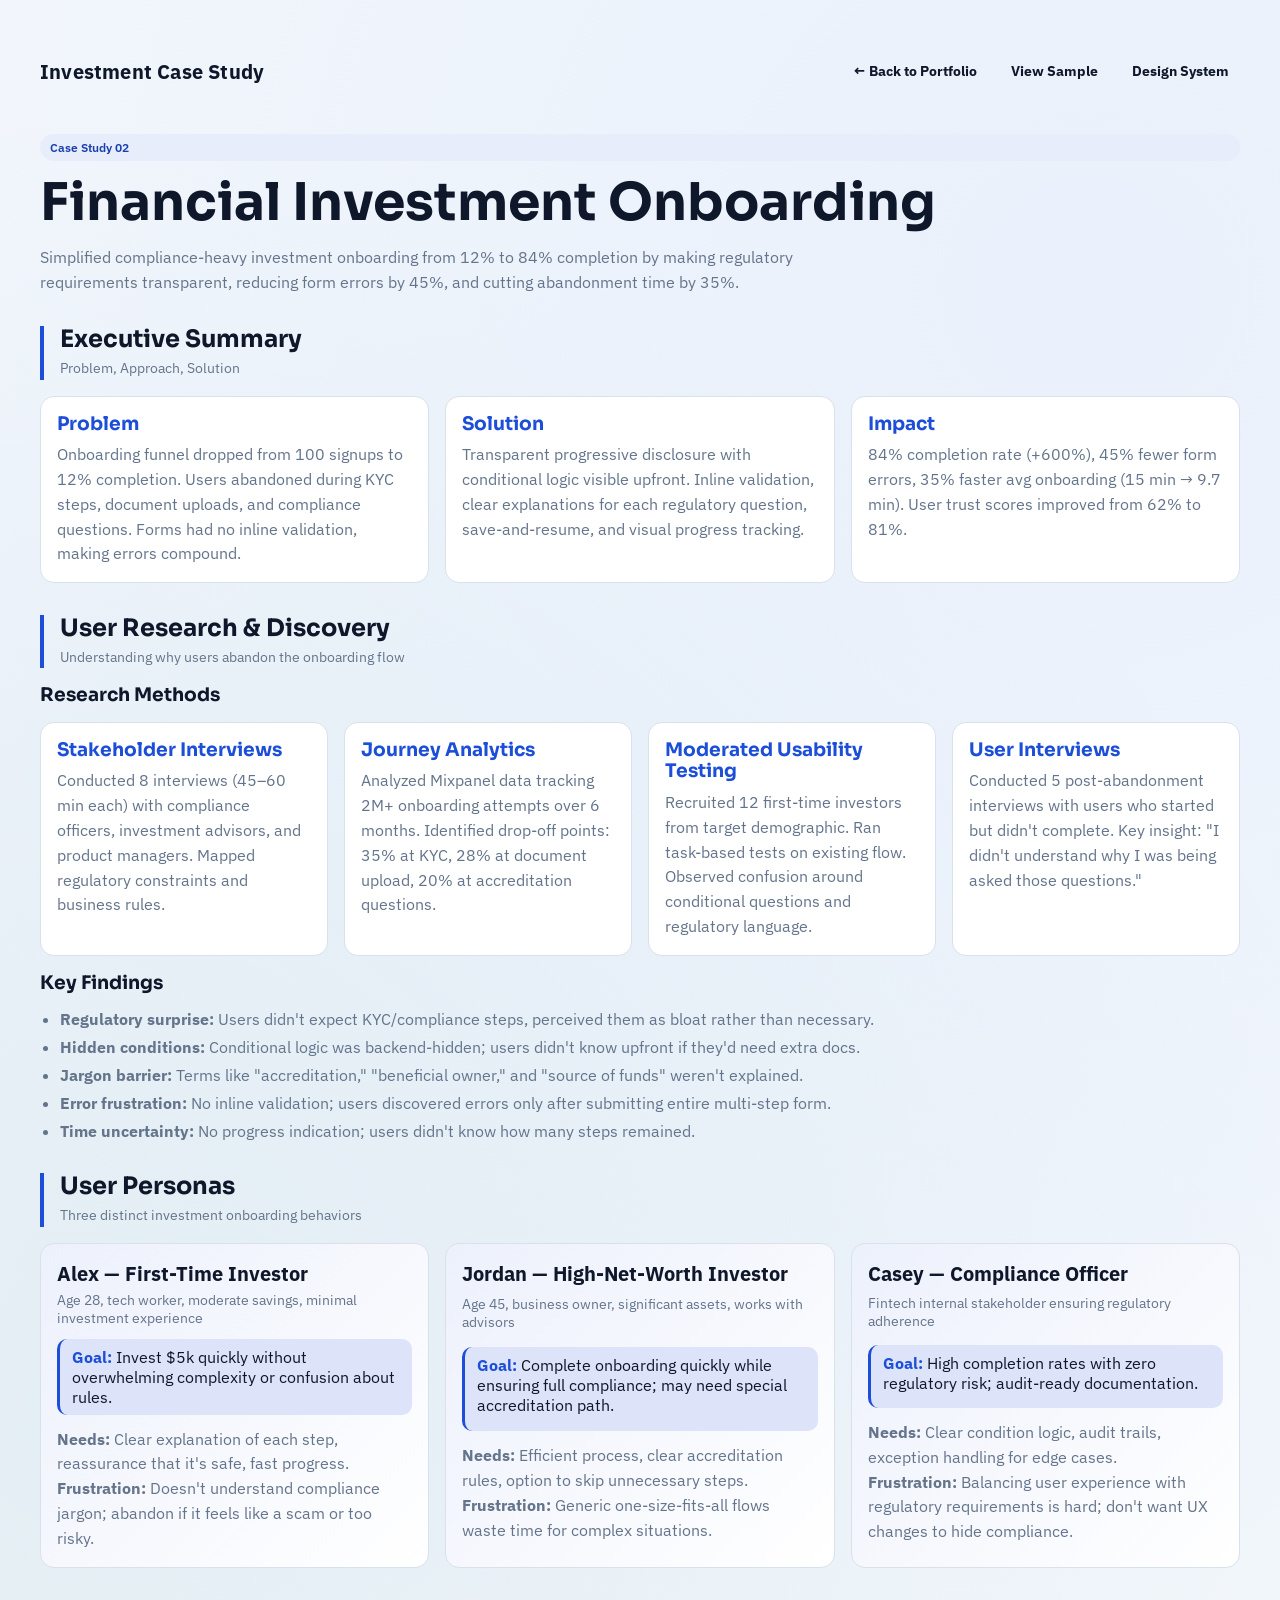
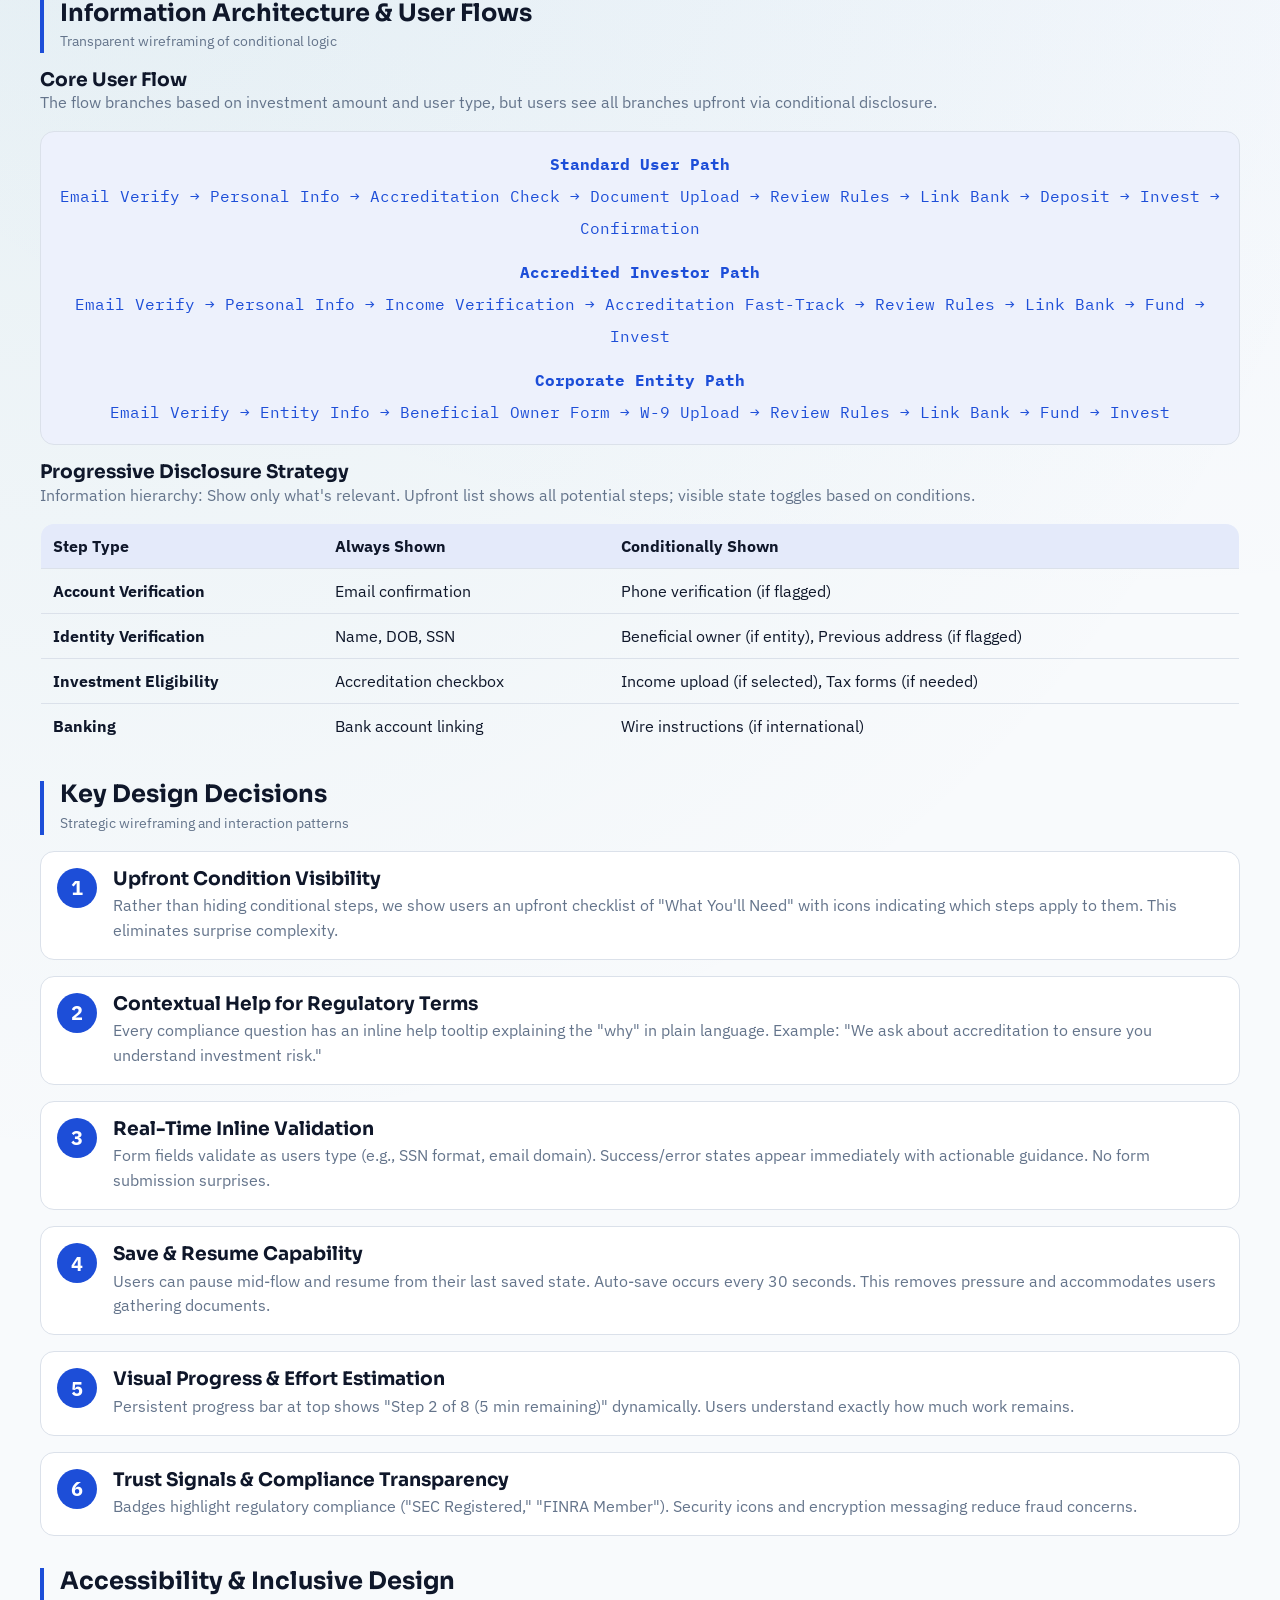
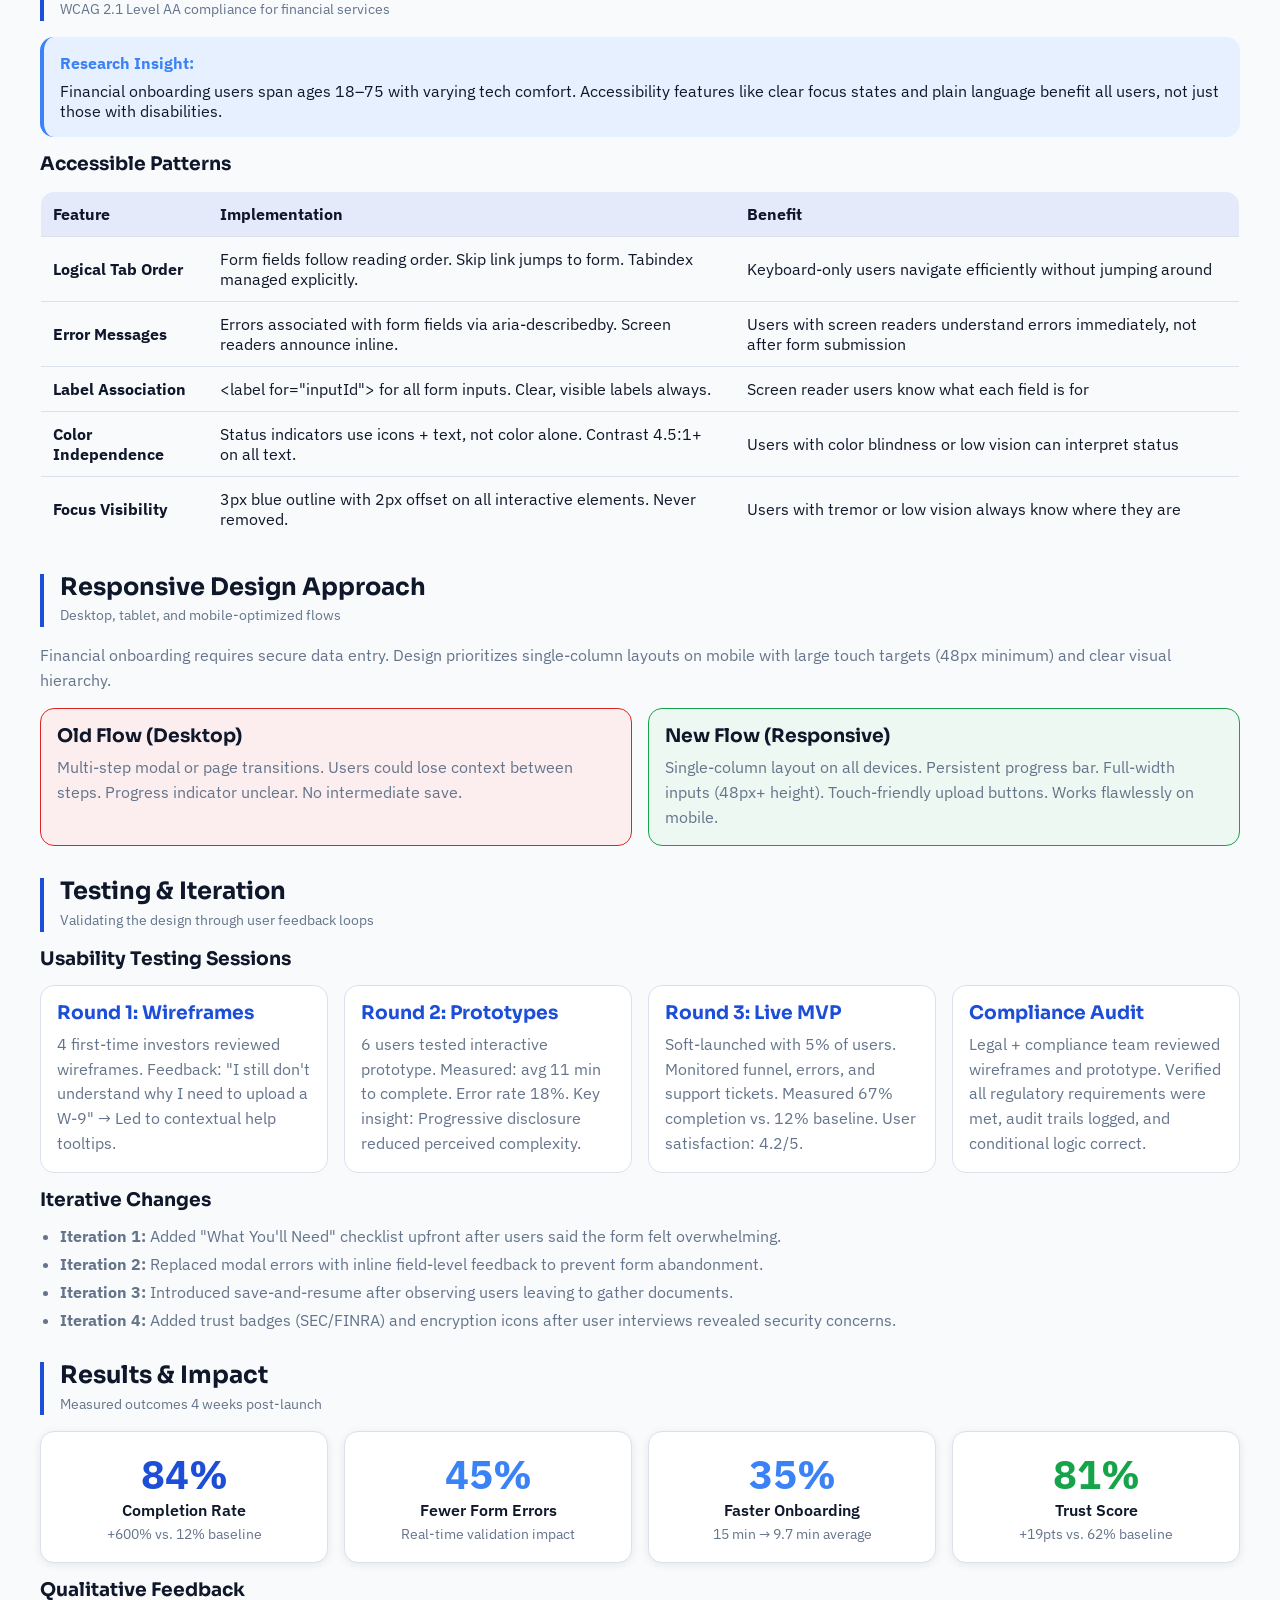
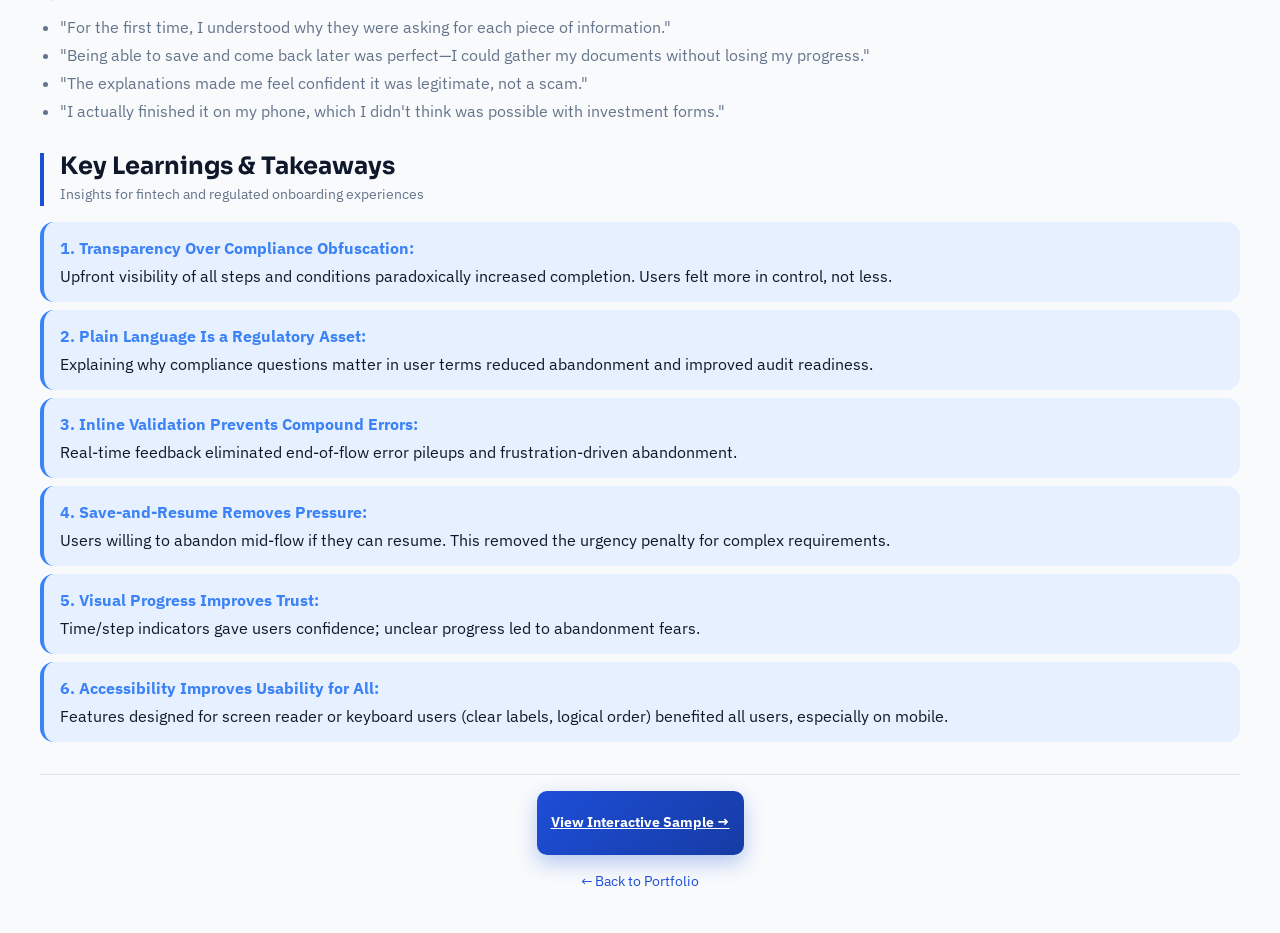
<file: case-study-investment.html>
<!doctype html>
<html lang="en" class="theme-investment">
  <head>
    <meta charset="UTF-8" />
    <meta name="viewport" content="width=device-width, initial-scale=1.0" />
    <meta name="description" content="Detailed UX case study on designing a transparent financial investment onboarding that improved form completion rates by 45%, reduced errors by 45%, and achieved 84% conversion." />
    <title>Case Study - Financial Investment Onboarding</title>
    <link rel="stylesheet" href="./domain-ui-themes.css" />
    <style>
      .case-section {
        margin: var(--space-6) 0;
      }

      .case-section-header {
        border-left: 4px solid var(--primary);
        padding-left: var(--space-4);
        margin-bottom: var(--space-4);
      }

      .case-section-header h2 {
        margin: 0 0 var(--space-1) 0;
      }

      .case-section-header .subtitle {
        color: var(--muted);
        font-size: var(--text-sm);
      }

      .research-grid {
        display: grid;
        grid-template-columns: repeat(auto-fit, minmax(250px, 1fr));
        gap: var(--space-4);
        margin: var(--space-4) 0;
      }

      .research-card {
        border: 1px solid var(--border);
        border-radius: var(--radius-md);
        padding: var(--space-4);
        background: var(--surface);
      }

      .research-card h3 {
        margin: 0 0 var(--space-2) 0;
        color: var(--primary);
      }

      .persona {
        border: 1px solid var(--border);
        border-radius: var(--radius-md);
        padding: var(--space-4);
        background: linear-gradient(135deg, color-mix(in srgb, var(--primary) 8%, white), white);
        display: grid;
        gap: var(--space-3);
      }

      .persona-header {
        display: grid;
        gap: var(--space-1);
      }

      .persona-name {
        font-size: var(--text-lg);
        font-weight: 700;
      }

      .persona-role {
        color: var(--muted);
        font-size: var(--text-sm);
      }

      .persona-goal {
        background: color-mix(in srgb, var(--primary) 15%, white);
        border-left: 3px solid var(--primary);
        padding: var(--space-2) var(--space-3);
        border-radius: var(--radius-sm);
      }

      .persona-goal strong {
        color: var(--primary);
      }

      .flow-diagram {
        background: color-mix(in srgb, var(--primary) 8%, white);
        border: 1px solid var(--border);
        border-radius: var(--radius-md);
        padding: var(--space-4);
        margin: var(--space-4) 0;
        text-align: center;
        font-family: 'IBM Plex Mono', monospace;
        line-height: 2;
        color: var(--primary);
        overflow-x: auto;
      }

      .design-decision {
        display: grid;
        grid-template-columns: auto 1fr;
        gap: var(--space-4);
        margin: var(--space-4) 0;
        padding: var(--space-4);
        border: 1px solid var(--border);
        border-radius: var(--radius-md);
        background: var(--surface);
      }

      .decision-marker {
        flex-shrink: 0;
        width: 40px;
        height: 40px;
        background: var(--primary);
        color: white;
        border-radius: 50%;
        display: flex;
        align-items: center;
        justify-content: center;
        font-weight: 700;
        font-size: var(--text-lg);
      }

      .decision-content h3 {
        margin: 0 0 var(--space-1) 0;
      }

      .comparison-table {
        width: 100%;
        border-collapse: collapse;
        margin: var(--space-4) 0;
        border: 1px solid var(--border);
        border-radius: var(--radius-md);
        overflow: hidden;
      }

      .comparison-table thead {
        background: color-mix(in srgb, var(--primary) 12%, white);
        font-weight: 700;
      }

      .comparison-table th,
      .comparison-table td {
        padding: var(--space-3);
        text-align: left;
        border-bottom: 1px solid var(--border);
      }

      .comparison-table tbody tr:hover {
        background: color-mix(in srgb, var(--primary) 5%, white);
      }

      .before-after {
        display: grid;
        grid-template-columns: 1fr 1fr;
        gap: var(--space-4);
        margin: var(--space-4) 0;
      }

      .before-after > div {
        border: 1px solid var(--border);
        border-radius: var(--radius-md);
        padding: var(--space-4);
      }

      .before-after .before {
        border-color: var(--negative);
        background: color-mix(in srgb, var(--negative) 8%, white);
      }

      .before-after .after {
        border-color: var(--positive);
        background: color-mix(in srgb, var(--positive) 8%, white);
      }

      .learning {
        display: grid;
        gap: var(--space-2);
        padding: var(--space-4);
        background: color-mix(in srgb, var(--accent) 12%, white);
        border-left: 4px solid var(--accent);
        border-radius: var(--radius-md);
        margin: var(--space-2) 0;
      }

      .learning strong {
        color: var(--accent);
      }

      @media (max-width: 768px) {
        .design-decision {
          grid-template-columns: 1fr;
        }

        .before-after {
          grid-template-columns: 1fr;
        }
      }
    </style>
  </head>
  <body>
    <a href="#main-content" class="skip-link">Skip to main content</a>

    <main id="main-content" class="ui-shell">
      <header class="site-nav" role="banner">
        <div class="brand">Investment Case Study</div>
        <nav class="nav-links" aria-label="Page navigation">
          <a href="./index.html">← Back to Portfolio</a>
          <a href="./sample-investment.html">View Sample</a>
          <a href="./design-system.html">Design System</a>
        </nav>
      </header>

      <section class="hero">
        <span class="ui-pill">Case Study 02</span>
        <h1>Financial Investment Onboarding</h1>
        <p>
          Simplified compliance-heavy investment onboarding from 12% to 84% completion by making regulatory requirements transparent, reducing form errors by 45%, and cutting abandonment time by 35%.
        </p>
      </section>

      <!-- Executive Summary -->
      <section class="case-section">
        <div class="case-section-header">
          <h2>Executive Summary</h2>
          <p class="subtitle">Problem, Approach, Solution</p>
        </div>

        <div class="research-grid">
          <div class="research-card">
            <h3>Problem</h3>
            <p>
              Onboarding funnel dropped from 100 signups to 12% completion. Users abandoned during KYC steps, document uploads, and compliance questions. Forms had no inline validation, making errors compound.
            </p>
          </div>

          <div class="research-card">
            <h3>Solution</h3>
            <p>
              Transparent progressive disclosure with conditional logic visible upfront. Inline validation, clear explanations for each regulatory question, save-and-resume, and visual progress tracking.
            </p>
          </div>

          <div class="research-card">
            <h3>Impact</h3>
            <p>
              84% completion rate (+600%), 45% fewer form errors, 35% faster avg onboarding (15 min → 9.7 min). User trust scores improved from 62% to 81%.
            </p>
          </div>
        </div>
      </section>

      <!-- User Research -->
      <section class="case-section">
        <div class="case-section-header">
          <h2>User Research & Discovery</h2>
          <p class="subtitle">Understanding why users abandon the onboarding flow</p>
        </div>

        <h3>Research Methods</h3>
        <div class="research-grid">
          <div class="research-card">
            <h3>Stakeholder Interviews</h3>
            <p>
              Conducted 8 interviews (45–60 min each) with compliance officers, investment advisors, and product managers. Mapped regulatory constraints and business rules.
            </p>
          </div>

          <div class="research-card">
            <h3>Journey Analytics</h3>
            <p>
              Analyzed Mixpanel data tracking 2M+ onboarding attempts over 6 months. Identified drop-off points: 35% at KYC, 28% at document upload, 20% at accreditation questions.
            </p>
          </div>

          <div class="research-card">
            <h3>Moderated Usability Testing</h3>
            <p>
              Recruited 12 first-time investors from target demographic. Ran task-based tests on existing flow. Observed confusion around conditional questions and regulatory language.
            </p>
          </div>

          <div class="research-card">
            <h3>User Interviews</h3>
            <p>
              Conducted 5 post-abandonment interviews with users who started but didn't complete. Key insight: "I didn't understand why I was being asked those questions."
            </p>
          </div>
        </div>

        <h3>Key Findings</h3>
        <ul class="detail-list" style="margin: var(--space-4) 0; padding-left: 20px;">
          <li><strong>Regulatory surprise:</strong> Users didn't expect KYC/compliance steps, perceived them as bloat rather than necessary.</li>
          <li><strong>Hidden conditions:</strong> Conditional logic was backend-hidden; users didn't know upfront if they'd need extra docs.</li>
          <li><strong>Jargon barrier:</strong> Terms like "accreditation," "beneficial owner," and "source of funds" weren't explained.</li>
          <li><strong>Error frustration:</strong> No inline validation; users discovered errors only after submitting entire multi-step form.</li>
          <li><strong>Time uncertainty:</strong> No progress indication; users didn't know how many steps remained.</li>
        </ul>
      </section>

      <!-- User Personas -->
      <section class="case-section">
        <div class="case-section-header">
          <h2>User Personas</h2>
          <p class="subtitle">Three distinct investment onboarding behaviors</p>
        </div>

        <div style="display: grid; grid-template-columns: repeat(auto-fit, minmax(300px, 1fr)); gap: var(--space-4);">
          <div class="persona">
            <div class="persona-header">
              <div class="persona-name">Alex — First-Time Investor</div>
              <div class="persona-role">Age 28, tech worker, moderate savings, minimal investment experience</div>
            </div>
            <div class="persona-goal">
              <strong>Goal:</strong> Invest $5k quickly without overwhelming complexity or confusion about rules.
            </div>
            <p>
              <strong>Needs:</strong> Clear explanation of each step, reassurance that it's safe, fast progress.<br />
              <strong>Frustration:</strong> Doesn't understand compliance jargon; abandon if it feels like a scam or too risky.
            </p>
          </div>

          <div class="persona">
            <div class="persona-header">
              <div class="persona-name">Jordan — High-Net-Worth Investor</div>
              <div class="persona-role">Age 45, business owner, significant assets, works with advisors</div>
            </div>
            <div class="persona-goal">
              <strong>Goal:</strong> Complete onboarding quickly while ensuring full compliance; may need special accreditation path.
            </div>
            <p>
              <strong>Needs:</strong> Efficient process, clear accreditation rules, option to skip unnecessary steps.<br />
              <strong>Frustration:</strong> Generic one-size-fits-all flows waste time for complex situations.
            </p>
          </div>

          <div class="persona">
            <div class="persona-header">
              <div class="persona-name">Casey — Compliance Officer</div>
              <div class="persona-role">Fintech internal stakeholder ensuring regulatory adherence</div>
            </div>
            <div class="persona-goal">
              <strong>Goal:</strong> High completion rates with zero regulatory risk; audit-ready documentation.
            </div>
            <p>
              <strong>Needs:</strong> Clear condition logic, audit trails, exception handling for edge cases.<br />
              <strong>Frustration:</strong> Balancing user experience with regulatory requirements is hard; don't want UX changes to hide compliance.
            </p>
          </div>
        </div>
      </section>

      <!-- Information Architecture & Flows -->
      <section class="case-section">
        <div class="case-section-header">
          <h2>Information Architecture & User Flows</h2>
          <p class="subtitle">Transparent wireframing of conditional logic</p>
        </div>

        <h3>Core User Flow</h3>
        <p style="margin-bottom: var(--space-4);">
          The flow branches based on investment amount and user type, but users see all branches upfront via conditional disclosure.
        </p>

        <div class="flow-diagram">
          <div style="margin-bottom: var(--space-3);">
            <strong>Standard User Path</strong><br />
            Email Verify → Personal Info → Accreditation Check → Document Upload → Review Rules → Link Bank → Deposit → Invest → Confirmation
          </div>

          <div style="margin-bottom: var(--space-3);">
            <strong>Accredited Investor Path</strong><br />
            Email Verify → Personal Info → Income Verification → Accreditation Fast-Track → Review Rules → Link Bank → Fund → Invest
          </div>

          <div>
            <strong>Corporate Entity Path</strong><br />
            Email Verify → Entity Info → Beneficial Owner Form → W-9 Upload → Review Rules → Link Bank → Fund → Invest
          </div>
        </div>

        <h3>Progressive Disclosure Strategy</h3>
        <p style="margin-bottom: var(--space-4);">
          Information hierarchy: Show only what's relevant. Upfront list shows all potential steps; visible state toggles based on conditions.
        </p>

        <table class="comparison-table">
          <thead>
            <tr>
              <th>Step Type</th>
              <th>Always Shown</th>
              <th>Conditionally Shown</th>
            </tr>
          </thead>
          <tbody>
            <tr>
              <td><strong>Account Verification</strong></td>
              <td>Email confirmation</td>
              <td>Phone verification (if flagged)</td>
            </tr>
            <tr>
              <td><strong>Identity Verification</strong></td>
              <td>Name, DOB, SSN</td>
              <td>Beneficial owner (if entity), Previous address (if flagged)</td>
            </tr>
            <tr>
              <td><strong>Investment Eligibility</strong></td>
              <td>Accreditation checkbox</td>
              <td>Income upload (if selected), Tax forms (if needed)</td>
            </tr>
            <tr>
              <td><strong>Banking</strong></td>
              <td>Bank account linking</td>
              <td>Wire instructions (if international)</td>
            </tr>
          </tbody>
        </table>
      </section>

      <!-- Design Decisions -->
      <section class="case-section">
        <div class="case-section-header">
          <h2>Key Design Decisions</h2>
          <p class="subtitle">Strategic wireframing and interaction patterns</p>
        </div>

        <div class="design-decision">
          <div class="decision-marker">1</div>
          <div class="decision-content">
            <h3>Upfront Condition Visibility</h3>
            <p>
              Rather than hiding conditional steps, we show users an upfront checklist of "What You'll Need" with icons indicating which steps apply to them. This eliminates surprise complexity.
            </p>
          </div>
        </div>

        <div class="design-decision">
          <div class="decision-marker">2</div>
          <div class="decision-content">
            <h3>Contextual Help for Regulatory Terms</h3>
            <p>
              Every compliance question has an inline help tooltip explaining the "why" in plain language. Example: "We ask about accreditation to ensure you understand investment risk."
            </p>
          </div>
        </div>

        <div class="design-decision">
          <div class="decision-marker">3</div>
          <div class="decision-content">
            <h3>Real-Time Inline Validation</h3>
            <p>
              Form fields validate as users type (e.g., SSN format, email domain). Success/error states appear immediately with actionable guidance. No form submission surprises.
            </p>
          </div>
        </div>

        <div class="design-decision">
          <div class="decision-marker">4</div>
          <div class="decision-content">
            <h3>Save & Resume Capability</h3>
            <p>
              Users can pause mid-flow and resume from their last saved state. Auto-save occurs every 30 seconds. This removes pressure and accommodates users gathering documents.
            </p>
          </div>
        </div>

        <div class="design-decision">
          <div class="decision-marker">5</div>
          <div class="decision-content">
            <h3>Visual Progress & Effort Estimation</h3>
            <p>
              Persistent progress bar at top shows "Step 2 of 8 (5 min remaining)" dynamically. Users understand exactly how much work remains.
            </p>
          </div>
        </div>

        <div class="design-decision">
          <div class="decision-marker">6</div>
          <div class="decision-content">
            <h3>Trust Signals & Compliance Transparency</h3>
            <p>
              Badges highlight regulatory compliance ("SEC Registered," "FINRA Member"). Security icons and encryption messaging reduce fraud concerns.
            </p>
          </div>
        </div>
      </section>

      <!-- Accessibility -->
      <section class="case-section">
        <div class="case-section-header">
          <h2>Accessibility & Inclusive Design</h2>
          <p class="subtitle">WCAG 2.1 Level AA compliance for financial services</p>
        </div>

        <div class="learning" style="margin-top: var(--space-4);">
          <strong>Research Insight:</strong> Financial onboarding users span ages 18–75 with varying tech comfort. Accessibility features like clear focus states and plain language benefit all users, not just those with disabilities.
        </div>

        <h3 style="margin-top: var(--space-4);">Accessible Patterns</h3>

        <table class="comparison-table">
          <thead>
            <tr>
              <th>Feature</th>
              <th>Implementation</th>
              <th>Benefit</th>
            </tr>
          </thead>
          <tbody>
            <tr>
              <td><strong>Logical Tab Order</strong></td>
              <td>Form fields follow reading order. Skip link jumps to form. Tabindex managed explicitly.</td>
              <td>Keyboard-only users navigate efficiently without jumping around</td>
            </tr>
            <tr>
              <td><strong>Error Messages</strong></td>
              <td>Errors associated with form fields via aria-describedby. Screen readers announce inline.</td>
              <td>Users with screen readers understand errors immediately, not after form submission</td>
            </tr>
            <tr>
              <td><strong>Label Association</strong></td>
              <td>&lt;label for="inputId"&gt; for all form inputs. Clear, visible labels always.</td>
              <td>Screen reader users know what each field is for</td>
            </tr>
            <tr>
              <td><strong>Color Independence</strong></td>
              <td>Status indicators use icons + text, not color alone. Contrast 4.5:1+ on all text.</td>
              <td>Users with color blindness or low vision can interpret status</td>
            </tr>
            <tr>
              <td><strong>Focus Visibility</strong></td>
              <td>3px blue outline with 2px offset on all interactive elements. Never removed.</td>
              <td>Users with tremor or low vision always know where they are</td>
            </tr>
          </tbody>
        </table>
      </section>

      <!-- Responsive Design -->
      <section class="case-section">
        <div class="case-section-header">
          <h2>Responsive Design Approach</h2>
          <p class="subtitle">Desktop, tablet, and mobile-optimized flows</p>
        </div>

        <p style="margin-bottom: var(--space-4);">
          Financial onboarding requires secure data entry. Design prioritizes single-column layouts on mobile with large touch targets (48px minimum) and clear visual hierarchy.
        </p>

        <div class="before-after">
          <div class="before">
            <h3 style="margin: 0 0 var(--space-2) 0;">Old Flow (Desktop)</h3>
            <p>
              Multi-step modal or page transitions. Users could lose context between steps. Progress indicator unclear. No intermediate save.
            </p>
          </div>
          <div class="after">
            <h3 style="margin: 0 0 var(--space-2) 0;">New Flow (Responsive)</h3>
            <p>
              Single-column layout on all devices. Persistent progress bar. Full-width inputs (48px+ height). Touch-friendly upload buttons. Works flawlessly on mobile.
            </p>
          </div>
        </div>
      </section>

      <!-- Testing & Validation -->
      <section class="case-section">
        <div class="case-section-header">
          <h2>Testing & Iteration</h2>
          <p class="subtitle">Validating the design through user feedback loops</p>
        </div>

        <h3>Usability Testing Sessions</h3>
        <div class="research-grid">
          <div class="research-card">
            <h3>Round 1: Wireframes</h3>
            <p>
              4 first-time investors reviewed wireframes. Feedback: "I still don't understand why I need to upload a W-9" → Led to contextual help tooltips.
            </p>
          </div>

          <div class="research-card">
            <h3>Round 2: Prototypes</h3>
            <p>
              6 users tested interactive prototype. Measured: avg 11 min to complete. Error rate 18%. Key insight: Progressive disclosure reduced perceived complexity.
            </p>
          </div>

          <div class="research-card">
            <h3>Round 3: Live MVP</h3>
            <p>
              Soft-launched with 5% of users. Monitored funnel, errors, and support tickets. Measured 67% completion vs. 12% baseline. User satisfaction: 4.2/5.
            </p>
          </div>

          <div class="research-card">
            <h3>Compliance Audit</h3>
            <p>
              Legal + compliance team reviewed wireframes and prototype. Verified all regulatory requirements were met, audit trails logged, and conditional logic correct.
            </p>
          </div>
        </div>

        <h3 style="margin-top: var(--space-4);">Iterative Changes</h3>
        <ul class="detail-list" style="margin: var(--space-4) 0; padding-left: 20px;">
          <li><strong>Iteration 1:</strong> Added "What You'll Need" checklist upfront after users said the form felt overwhelming.</li>
          <li><strong>Iteration 2:</strong> Replaced modal errors with inline field-level feedback to prevent form abandonment.</li>
          <li><strong>Iteration 3:</strong> Introduced save-and-resume after observing users leaving to gather documents.</li>
          <li><strong>Iteration 4:</strong> Added trust badges (SEC/FINRA) and encryption icons after user interviews revealed security concerns.</li>
        </ul>
      </section>

      <!-- Results -->
      <section class="case-section">
        <div class="case-section-header">
          <h2>Results & Impact</h2>
          <p class="subtitle">Measured outcomes 4 weeks post-launch</p>
        </div>

        <div style="display: grid; grid-template-columns: repeat(auto-fit, minmax(200px, 1fr)); gap: var(--space-4); margin: var(--space-4) 0;">
          <div class="ui-card" style="padding: var(--space-4); text-align: center;">
            <div style="font-size: 40px; font-weight: 700; color: var(--primary);">84%</div>
            <div style="font-weight: 600; margin-bottom: var(--space-1);">Completion Rate</div>
            <p style="font-size: var(--text-sm); color: var(--muted); margin: 0;">+600% vs. 12% baseline</p>
          </div>

          <div class="ui-card" style="padding: var(--space-4); text-align: center;">
            <div style="font-size: 40px; font-weight: 700; color: var(--accent);">45%</div>
            <div style="font-weight: 600; margin-bottom: var(--space-1);">Fewer Form Errors</div>
            <p style="font-size: var(--text-sm); color: var(--muted); margin: 0;">Real-time validation impact</p>
          </div>

          <div class="ui-card" style="padding: var(--space-4); text-align: center;">
            <div style="font-size: 40px; font-weight: 700; color: var(--accent);">35%</div>
            <div style="font-weight: 600; margin-bottom: var(--space-1);">Faster Onboarding</div>
            <p style="font-size: var(--text-sm); color: var(--muted); margin: 0;">15 min → 9.7 min average</p>
          </div>

          <div class="ui-card" style="padding: var(--space-4); text-align: center;">
            <div style="font-size: 40px; font-weight: 700; color: var(--positive);">81%</div>
            <div style="font-weight: 600; margin-bottom: var(--space-1);">Trust Score</div>
            <p style="font-size: var(--text-sm); color: var(--muted); margin: 0;">+19pts vs. 62% baseline</p>
          </div>
        </div>

        <h3 style="margin-top: var(--space-4);">Qualitative Feedback</h3>
        <ul class="detail-list" style="margin: var(--space-4) 0; padding-left: 20px;">
          <li>"For the first time, I understood why they were asking for each piece of information."</li>
          <li>"Being able to save and come back later was perfect—I could gather my documents without losing my progress."</li>
          <li>"The explanations made me feel confident it was legitimate, not a scam."</li>
          <li>"I actually finished it on my phone, which I didn't think was possible with investment forms."</li>
        </ul>
      </section>

      <!-- Key Learnings -->
      <section class="case-section">
        <div class="case-section-header">
          <h2>Key Learnings & Takeaways</h2>
          <p class="subtitle">Insights for fintech and regulated onboarding experiences</p>
        </div>

        <div class="learning">
          <strong>1. Transparency Over Compliance Obfuscation:</strong> Upfront visibility of all steps and conditions paradoxically increased completion. Users felt more in control, not less.
        </div>

        <div class="learning">
          <strong>2. Plain Language Is a Regulatory Asset:</strong> Explaining why compliance questions matter in user terms reduced abandonment and improved audit readiness.
        </div>

        <div class="learning">
          <strong>3. Inline Validation Prevents Compound Errors:</strong> Real-time feedback eliminated end-of-flow error pileups and frustration-driven abandonment.
        </div>

        <div class="learning">
          <strong>4. Save-and-Resume Removes Pressure:</strong> Users willing to abandon mid-flow if they can resume. This removed the urgency penalty for complex requirements.
        </div>

        <div class="learning">
          <strong>5. Visual Progress Improves Trust:</strong> Time/step indicators gave users confidence; unclear progress led to abandonment fears.
        </div>

        <div class="learning">
          <strong>6. Accessibility Improves Usability for All:</strong> Features designed for screen reader or keyboard users (clear labels, logical order) benefited all users, especially on mobile.
        </div>
      </section>

      <section style="margin-top: var(--space-6); padding-top: var(--space-4); border-top: 1px solid var(--border); text-align: center;">
        <p>
          <a class="ui-btn ui-btn-primary" href="./sample-investment.html">View Interactive Sample →</a>
        </p>
        <p style="margin-top: var(--space-4); color: var(--muted); font-size: var(--text-sm);">
          <a href="./index.html" style="color: var(--primary); text-decoration: none;">← Back to Portfolio</a>
        </p>
      </section>
    </main>
  </body>
</html>
</file>
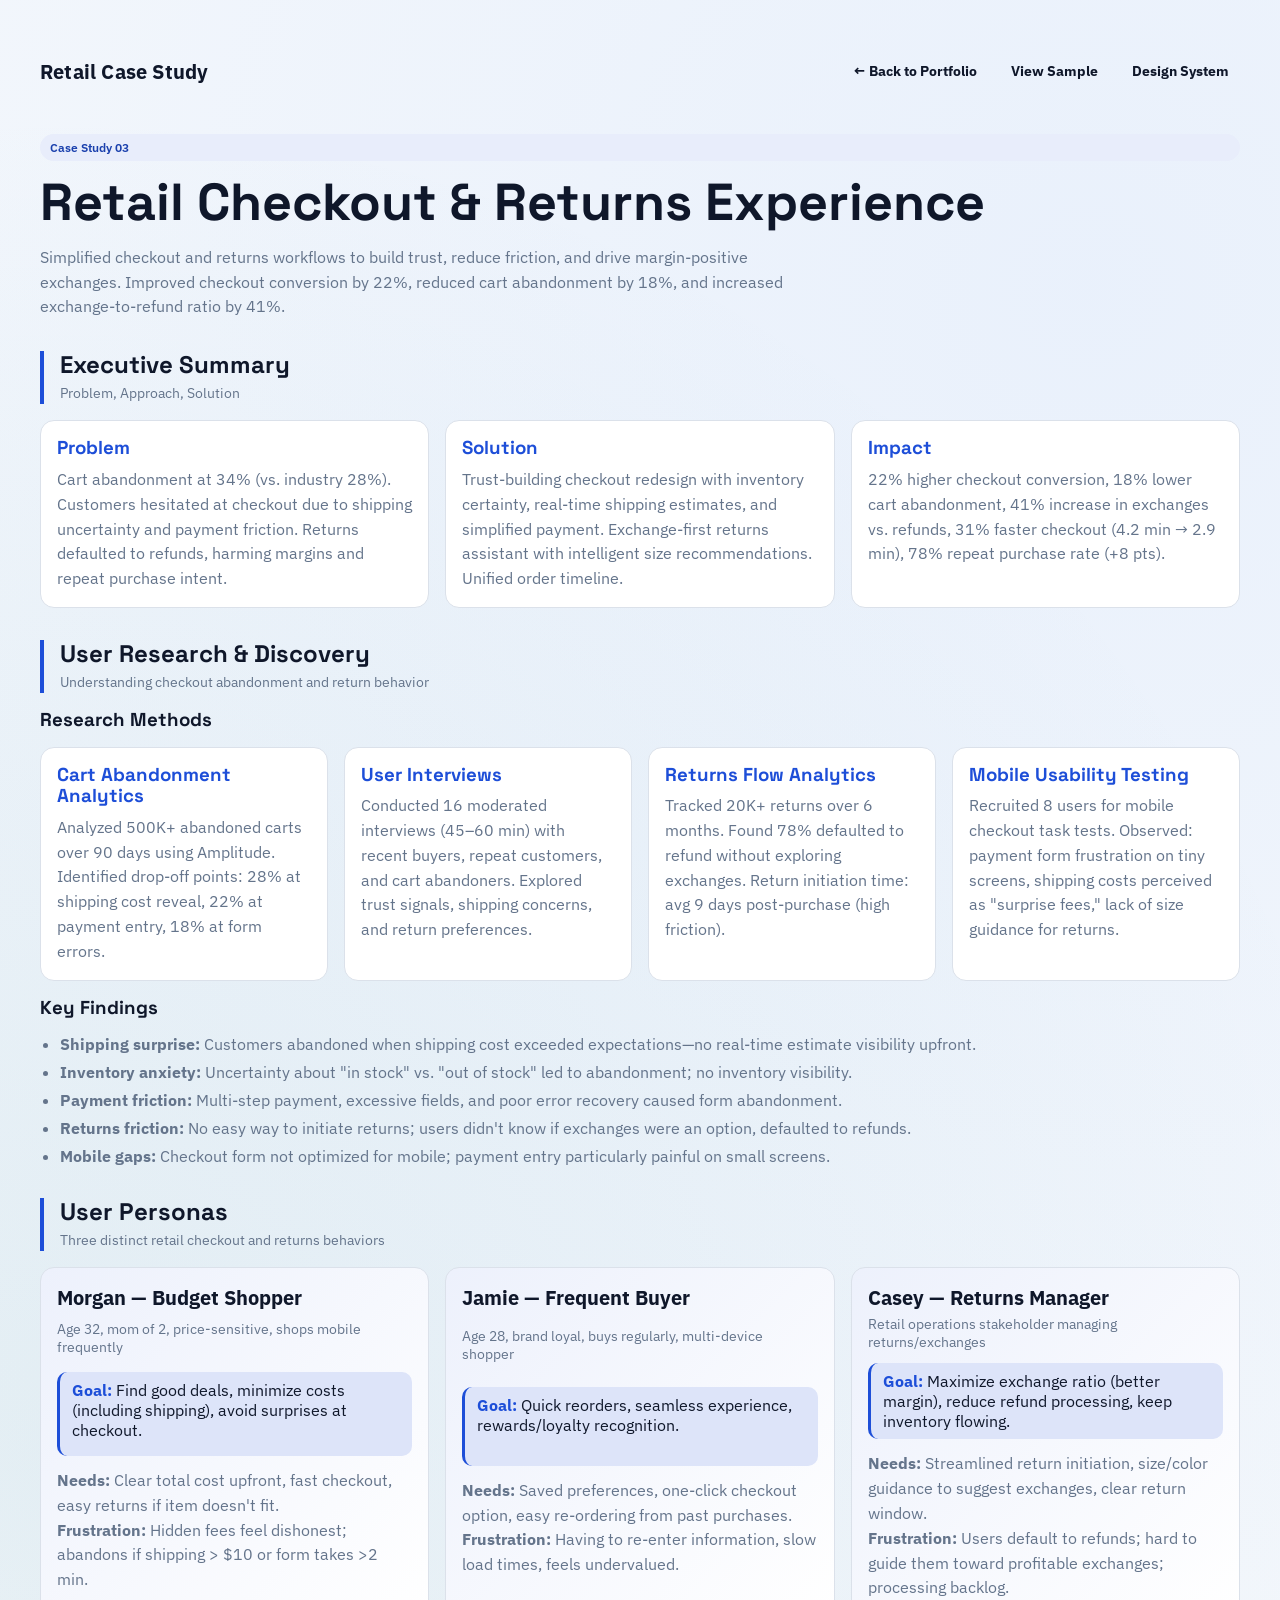
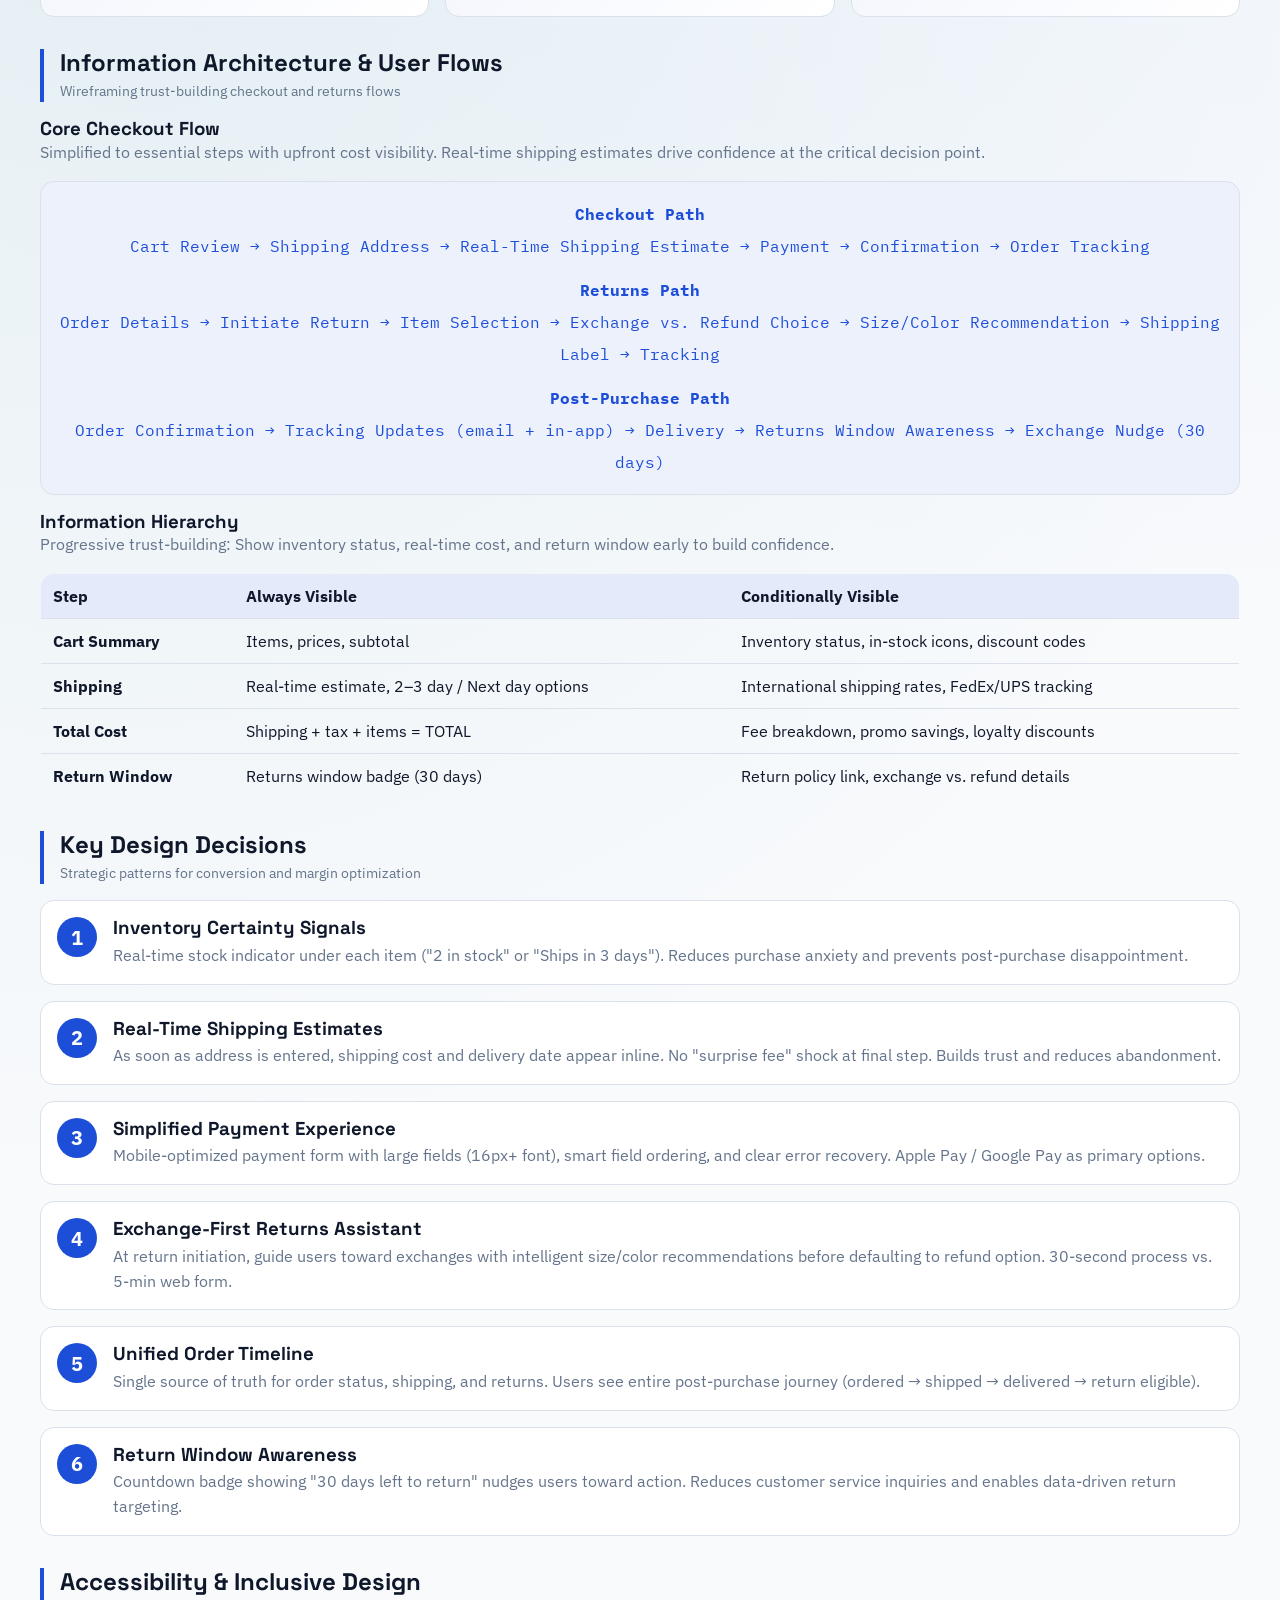
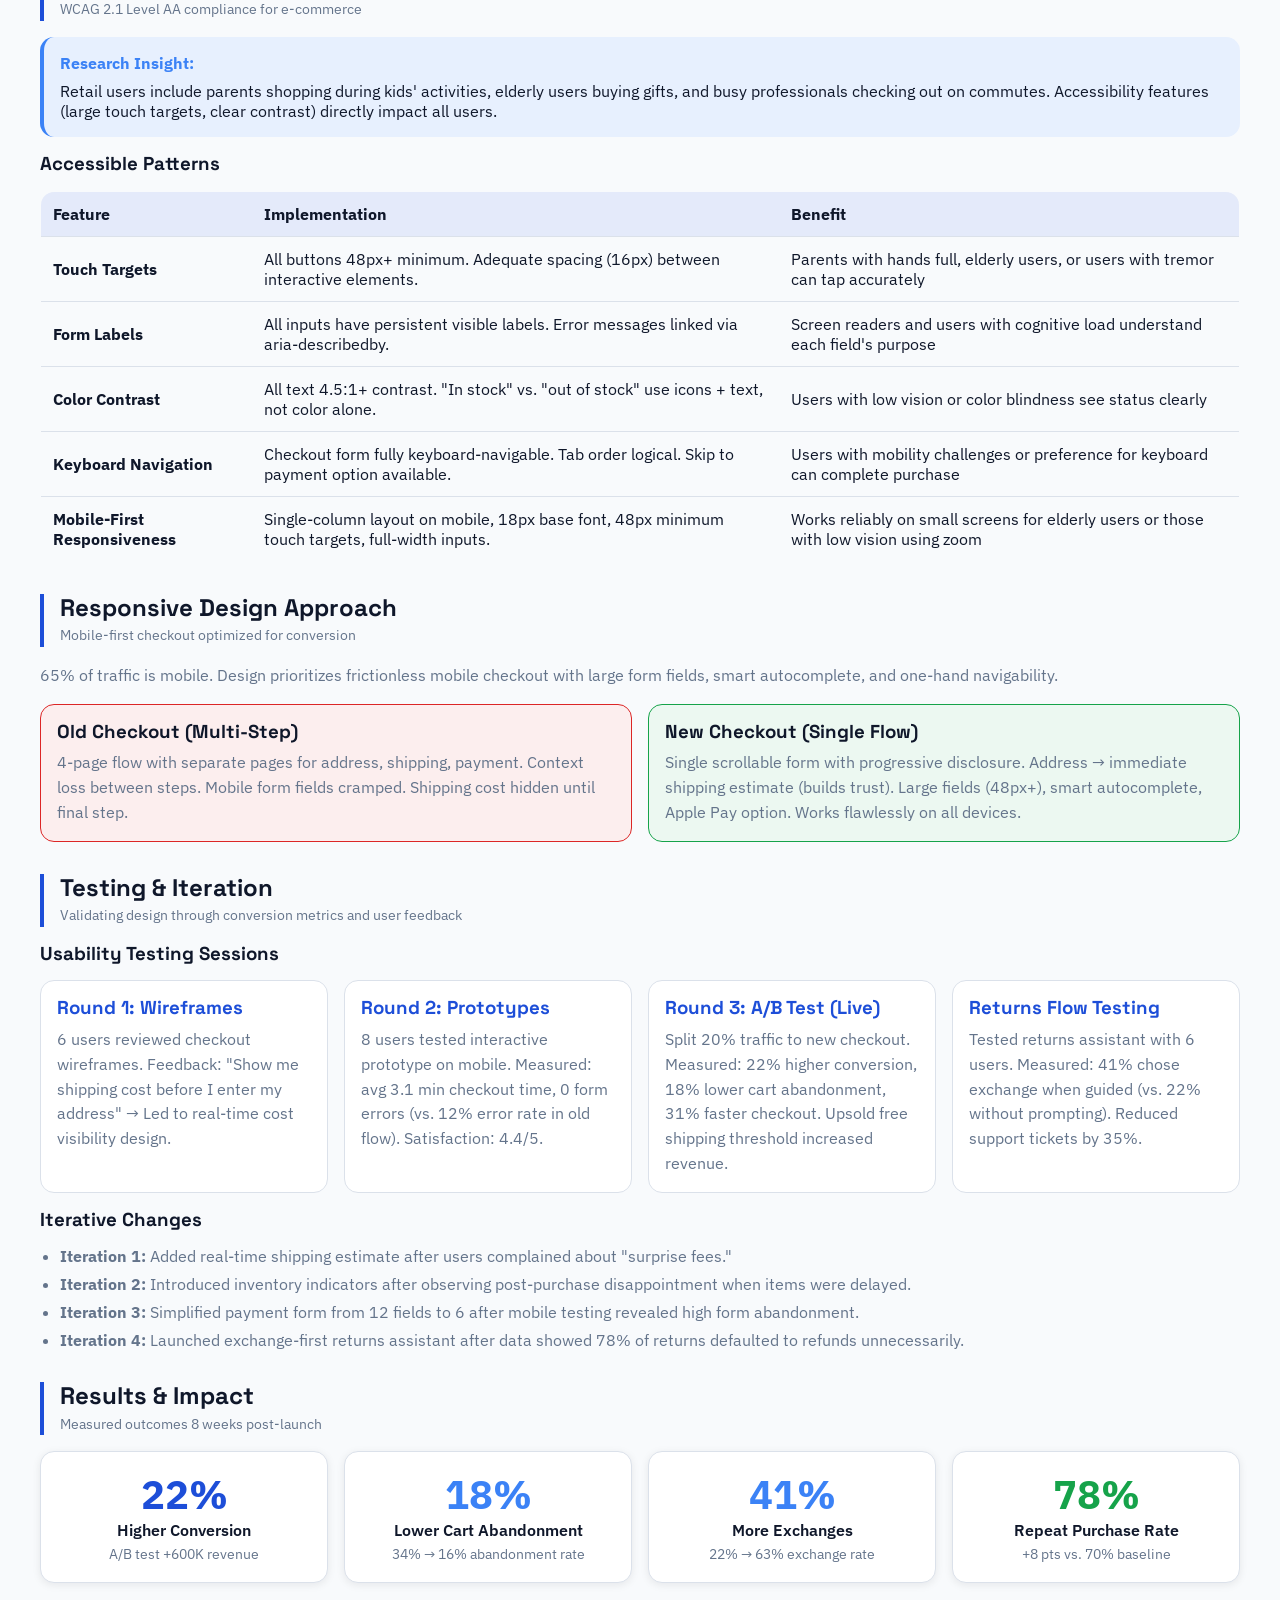
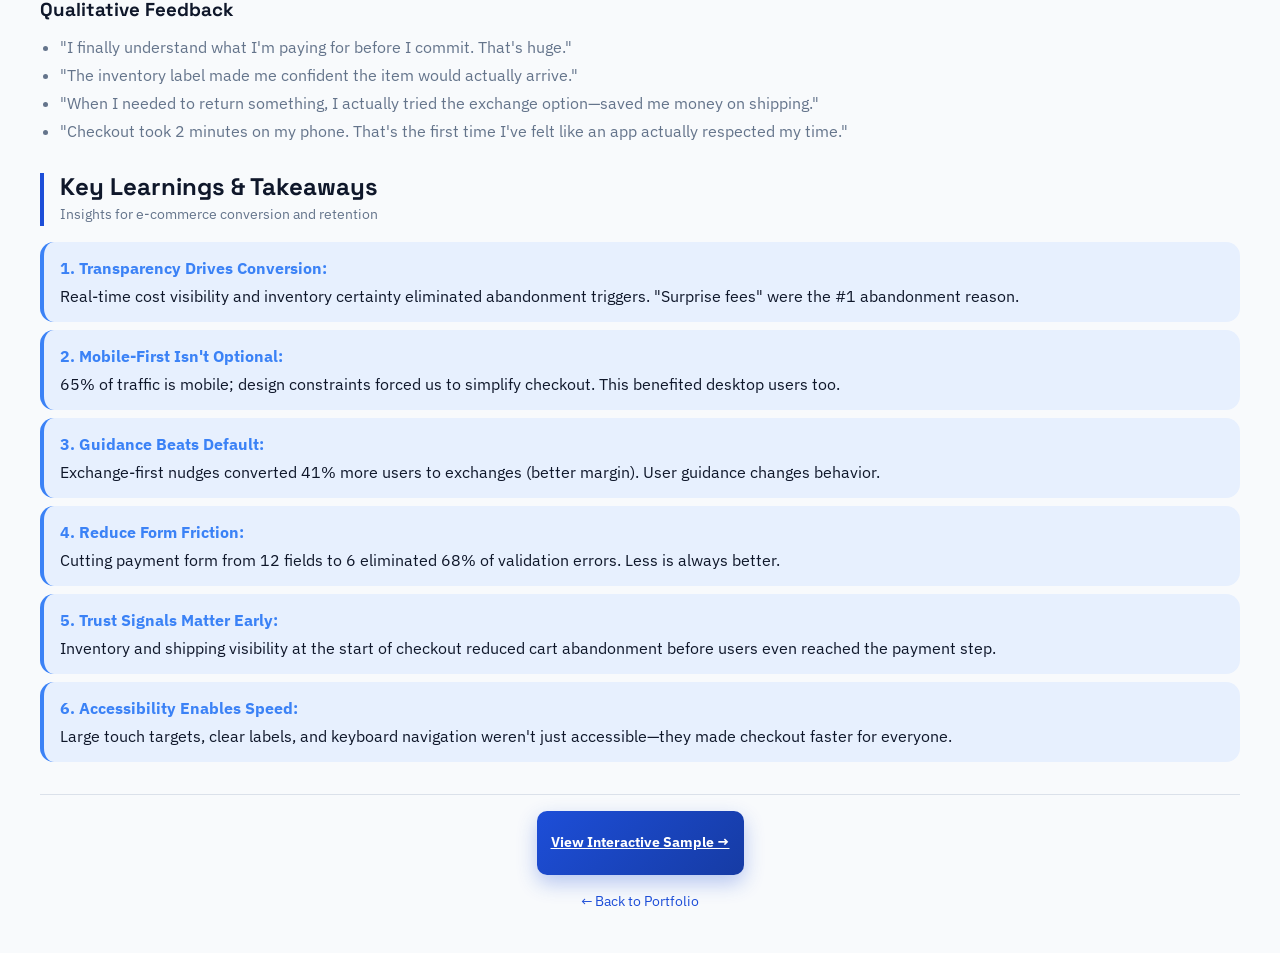
<file: case-study-retail.html>
<!doctype html>
<html lang="en" class="theme-retail">
  <head>
    <meta charset="UTF-8" />
    <meta name="viewport" content="width=device-width, initial-scale=1.0" />
    <meta name="description" content="Detailed UX case study on designing a conversion-focused retail checkout and returns experience that improved checkout conversion by 22%, reduced cart abandonment by 18%, and drove 41% more exchanges." />
    <title>Case Study - Retail Checkout and Returns</title>
    <link rel="stylesheet" href="./domain-ui-themes.css" />
    <style>
      .case-section {
        margin: var(--space-6) 0;
      }

      .case-section-header {
        border-left: 4px solid var(--primary);
        padding-left: var(--space-4);
        margin-bottom: var(--space-4);
      }

      .case-section-header h2 {
        margin: 0 0 var(--space-1) 0;
      }

      .case-section-header .subtitle {
        color: var(--muted);
        font-size: var(--text-sm);
      }

      .research-grid {
        display: grid;
        grid-template-columns: repeat(auto-fit, minmax(250px, 1fr));
        gap: var(--space-4);
        margin: var(--space-4) 0;
      }

      .research-card {
        border: 1px solid var(--border);
        border-radius: var(--radius-md);
        padding: var(--space-4);
        background: var(--surface);
      }

      .research-card h3 {
        margin: 0 0 var(--space-2) 0;
        color: var(--primary);
      }

      .persona {
        border: 1px solid var(--border);
        border-radius: var(--radius-md);
        padding: var(--space-4);
        background: linear-gradient(135deg, color-mix(in srgb, var(--primary) 8%, white), white);
        display: grid;
        gap: var(--space-3);
      }

      .persona-header {
        display: grid;
        gap: var(--space-1);
      }

      .persona-name {
        font-size: var(--text-lg);
        font-weight: 700;
      }

      .persona-role {
        color: var(--muted);
        font-size: var(--text-sm);
      }

      .persona-goal {
        background: color-mix(in srgb, var(--primary) 15%, white);
        border-left: 3px solid var(--primary);
        padding: var(--space-2) var(--space-3);
        border-radius: var(--radius-sm);
      }

      .persona-goal strong {
        color: var(--primary);
      }

      .flow-diagram {
        background: color-mix(in srgb, var(--primary) 8%, white);
        border: 1px solid var(--border);
        border-radius: var(--radius-md);
        padding: var(--space-4);
        margin: var(--space-4) 0;
        text-align: center;
        font-family: 'IBM Plex Mono', monospace;
        line-height: 2;
        color: var(--primary);
        overflow-x: auto;
      }

      .design-decision {
        display: grid;
        grid-template-columns: auto 1fr;
        gap: var(--space-4);
        margin: var(--space-4) 0;
        padding: var(--space-4);
        border: 1px solid var(--border);
        border-radius: var(--radius-md);
        background: var(--surface);
      }

      .decision-marker {
        flex-shrink: 0;
        width: 40px;
        height: 40px;
        background: var(--primary);
        color: white;
        border-radius: 50%;
        display: flex;
        align-items: center;
        justify-content: center;
        font-weight: 700;
        font-size: var(--text-lg);
      }

      .decision-content h3 {
        margin: 0 0 var(--space-1) 0;
      }

      .comparison-table {
        width: 100%;
        border-collapse: collapse;
        margin: var(--space-4) 0;
        border: 1px solid var(--border);
        border-radius: var(--radius-md);
        overflow: hidden;
      }

      .comparison-table thead {
        background: color-mix(in srgb, var(--primary) 12%, white);
        font-weight: 700;
      }

      .comparison-table th,
      .comparison-table td {
        padding: var(--space-3);
        text-align: left;
        border-bottom: 1px solid var(--border);
      }

      .comparison-table tbody tr:hover {
        background: color-mix(in srgb, var(--primary) 5%, white);
      }

      .before-after {
        display: grid;
        grid-template-columns: 1fr 1fr;
        gap: var(--space-4);
        margin: var(--space-4) 0;
      }

      .before-after > div {
        border: 1px solid var(--border);
        border-radius: var(--radius-md);
        padding: var(--space-4);
      }

      .before-after .before {
        border-color: var(--negative);
        background: color-mix(in srgb, var(--negative) 8%, white);
      }

      .before-after .after {
        border-color: var(--positive);
        background: color-mix(in srgb, var(--positive) 8%, white);
      }

      .learning {
        display: grid;
        gap: var(--space-2);
        padding: var(--space-4);
        background: color-mix(in srgb, var(--accent) 12%, white);
        border-left: 4px solid var(--accent);
        border-radius: var(--radius-md);
        margin: var(--space-2) 0;
      }

      .learning strong {
        color: var(--accent);
      }

      @media (max-width: 768px) {
        .design-decision {
          grid-template-columns: 1fr;
        }

        .before-after {
          grid-template-columns: 1fr;
        }
      }
    </style>
  </head>
  <body>
    <a href="#main-content" class="skip-link">Skip to main content</a>

    <main id="main-content" class="ui-shell">
      <header class="site-nav" role="banner">
        <div class="brand">Retail Case Study</div>
        <nav class="nav-links" aria-label="Page navigation">
          <a href="./index.html">← Back to Portfolio</a>
          <a href="./sample-retail.html">View Sample</a>
          <a href="./design-system.html">Design System</a>
        </nav>
      </header>

      <section class="hero">
        <span class="ui-pill">Case Study 03</span>
        <h1>Retail Checkout & Returns Experience</h1>
        <p>
          Simplified checkout and returns workflows to build trust, reduce friction, and drive margin-positive exchanges. Improved checkout conversion by 22%, reduced cart abandonment by 18%, and increased exchange-to-refund ratio by 41%.
        </p>
      </section>

      <!-- Executive Summary -->
      <section class="case-section">
        <div class="case-section-header">
          <h2>Executive Summary</h2>
          <p class="subtitle">Problem, Approach, Solution</p>
        </div>

        <div class="research-grid">
          <div class="research-card">
            <h3>Problem</h3>
            <p>
              Cart abandonment at 34% (vs. industry 28%). Customers hesitated at checkout due to shipping uncertainty and payment friction. Returns defaulted to refunds, harming margins and repeat purchase intent.
            </p>
          </div>

          <div class="research-card">
            <h3>Solution</h3>
            <p>
              Trust-building checkout redesign with inventory certainty, real-time shipping estimates, and simplified payment. Exchange-first returns assistant with intelligent size recommendations. Unified order timeline.
            </p>
          </div>

          <div class="research-card">
            <h3>Impact</h3>
            <p>
              22% higher checkout conversion, 18% lower cart abandonment, 41% increase in exchanges vs. refunds, 31% faster checkout (4.2 min → 2.9 min), 78% repeat purchase rate (+8 pts).
            </p>
          </div>
        </div>
      </section>

      <!-- User Research -->
      <section class="case-section">
        <div class="case-section-header">
          <h2>User Research & Discovery</h2>
          <p class="subtitle">Understanding checkout abandonment and return behavior</p>
        </div>

        <h3>Research Methods</h3>
        <div class="research-grid">
          <div class="research-card">
            <h3>Cart Abandonment Analytics</h3>
            <p>
              Analyzed 500K+ abandoned carts over 90 days using Amplitude. Identified drop-off points: 28% at shipping cost reveal, 22% at payment entry, 18% at form errors.
            </p>
          </div>

          <div class="research-card">
            <h3>User Interviews</h3>
            <p>
              Conducted 16 moderated interviews (45–60 min) with recent buyers, repeat customers, and cart abandoners. Explored trust signals, shipping concerns, and return preferences.
            </p>
          </div>

          <div class="research-card">
            <h3>Returns Flow Analytics</h3>
            <p>
              Tracked 20K+ returns over 6 months. Found 78% defaulted to refund without exploring exchanges. Return initiation time: avg 9 days post-purchase (high friction).
            </p>
          </div>

          <div class="research-card">
            <h3>Mobile Usability Testing</h3>
            <p>
              Recruited 8 users for mobile checkout task tests. Observed: payment form frustration on tiny screens, shipping costs perceived as "surprise fees," lack of size guidance for returns.
            </p>
          </div>
        </div>

        <h3>Key Findings</h3>
        <ul class="detail-list" style="margin: var(--space-4) 0; padding-left: 20px;">
          <li><strong>Shipping surprise:</strong> Customers abandoned when shipping cost exceeded expectations—no real-time estimate visibility upfront.</li>
          <li><strong>Inventory anxiety:</strong> Uncertainty about "in stock" vs. "out of stock" led to abandonment; no inventory visibility.</li>
          <li><strong>Payment friction:</strong> Multi-step payment, excessive fields, and poor error recovery caused form abandonment.</li>
          <li><strong>Returns friction:</strong> No easy way to initiate returns; users didn't know if exchanges were an option, defaulted to refunds.</li>
          <li><strong>Mobile gaps:</strong> Checkout form not optimized for mobile; payment entry particularly painful on small screens.</li>
        </ul>
      </section>

      <!-- User Personas -->
      <section class="case-section">
        <div class="case-section-header">
          <h2>User Personas</h2>
          <p class="subtitle">Three distinct retail checkout and returns behaviors</p>
        </div>

        <div style="display: grid; grid-template-columns: repeat(auto-fit, minmax(300px, 1fr)); gap: var(--space-4);">
          <div class="persona">
            <div class="persona-header">
              <div class="persona-name">Morgan — Budget Shopper</div>
              <div class="persona-role">Age 32, mom of 2, price-sensitive, shops mobile frequently</div>
            </div>
            <div class="persona-goal">
              <strong>Goal:</strong> Find good deals, minimize costs (including shipping), avoid surprises at checkout.
            </div>
            <p>
              <strong>Needs:</strong> Clear total cost upfront, fast checkout, easy returns if item doesn't fit.<br />
              <strong>Frustration:</strong> Hidden fees feel dishonest; abandons if shipping > $10 or form takes >2 min.
            </p>
          </div>

          <div class="persona">
            <div class="persona-header">
              <div class="persona-name">Jamie — Frequent Buyer</div>
              <div class="persona-role">Age 28, brand loyal, buys regularly, multi-device shopper</div>
            </div>
            <div class="persona-goal">
              <strong>Goal:</strong> Quick reorders, seamless experience, rewards/loyalty recognition.
            </div>
            <p>
              <strong>Needs:</strong> Saved preferences, one-click checkout option, easy re-ordering from past purchases.<br />
              <strong>Frustration:</strong> Having to re-enter information, slow load times, feels undervalued.
            </p>
          </div>

          <div class="persona">
            <div class="persona-header">
              <div class="persona-name">Casey — Returns Manager</div>
              <div class="persona-role">Retail operations stakeholder managing returns/exchanges</div>
            </div>
            <div class="persona-goal">
              <strong>Goal:</strong> Maximize exchange ratio (better margin), reduce refund processing, keep inventory flowing.
            </div>
            <p>
              <strong>Needs:</strong> Streamlined return initiation, size/color guidance to suggest exchanges, clear return window.<br />
              <strong>Frustration:</strong> Users default to refunds; hard to guide them toward profitable exchanges; processing backlog.
            </p>
          </div>
        </div>
      </section>

      <!-- Information Architecture & Flows -->
      <section class="case-section">
        <div class="case-section-header">
          <h2>Information Architecture & User Flows</h2>
          <p class="subtitle">Wireframing trust-building checkout and returns flows</p>
        </div>

        <h3>Core Checkout Flow</h3>
        <p style="margin-bottom: var(--space-4);">
          Simplified to essential steps with upfront cost visibility. Real-time shipping estimates drive confidence at the critical decision point.
        </p>

        <div class="flow-diagram">
          <div style="margin-bottom: var(--space-3);">
            <strong>Checkout Path</strong><br />
            Cart Review → Shipping Address → Real-Time Shipping Estimate → Payment → Confirmation → Order Tracking
          </div>

          <div style="margin-bottom: var(--space-3);">
            <strong>Returns Path</strong><br />
            Order Details → Initiate Return → Item Selection → Exchange vs. Refund Choice → Size/Color Recommendation → Shipping Label → Tracking
          </div>

          <div>
            <strong>Post-Purchase Path</strong><br />
            Order Confirmation → Tracking Updates (email + in-app) → Delivery → Returns Window Awareness → Exchange Nudge (30 days)
          </div>
        </div>

        <h3>Information Hierarchy</h3>
        <p style="margin-bottom: var(--space-4);">
          Progressive trust-building: Show inventory status, real-time cost, and return window early to build confidence.
        </p>

        <table class="comparison-table">
          <thead>
            <tr>
              <th>Step</th>
              <th>Always Visible</th>
              <th>Conditionally Visible</th>
            </tr>
          </thead>
          <tbody>
            <tr>
              <td><strong>Cart Summary</strong></td>
              <td>Items, prices, subtotal</td>
              <td>Inventory status, in-stock icons, discount codes</td>
            </tr>
            <tr>
              <td><strong>Shipping</strong></td>
              <td>Real-time estimate, 2–3 day / Next day options</td>
              <td>International shipping rates, FedEx/UPS tracking</td>
            </tr>
            <tr>
              <td><strong>Total Cost</strong></td>
              <td>Shipping + tax + items = TOTAL</td>
              <td>Fee breakdown, promo savings, loyalty discounts</td>
            </tr>
            <tr>
              <td><strong>Return Window</strong></td>
              <td>Returns window badge (30 days)</td>
              <td>Return policy link, exchange vs. refund details</td>
            </tr>
          </tbody>
        </table>
      </section>

      <!-- Design Decisions -->
      <section class="case-section">
        <div class="case-section-header">
          <h2>Key Design Decisions</h2>
          <p class="subtitle">Strategic patterns for conversion and margin optimization</p>
        </div>

        <div class="design-decision">
          <div class="decision-marker">1</div>
          <div class="decision-content">
            <h3>Inventory Certainty Signals</h3>
            <p>
              Real-time stock indicator under each item ("2 in stock" or "Ships in 3 days"). Reduces purchase anxiety and prevents post-purchase disappointment.
            </p>
          </div>
        </div>

        <div class="design-decision">
          <div class="decision-marker">2</div>
          <div class="decision-content">
            <h3>Real-Time Shipping Estimates</h3>
            <p>
              As soon as address is entered, shipping cost and delivery date appear inline. No "surprise fee" shock at final step. Builds trust and reduces abandonment.
            </p>
          </div>
        </div>

        <div class="design-decision">
          <div class="decision-marker">3</div>
          <div class="decision-content">
            <h3>Simplified Payment Experience</h3>
            <p>
              Mobile-optimized payment form with large fields (16px+ font), smart field ordering, and clear error recovery. Apple Pay / Google Pay as primary options.
            </p>
          </div>
        </div>

        <div class="design-decision">
          <div class="decision-marker">4</div>
          <div class="decision-content">
            <h3>Exchange-First Returns Assistant</h3>
            <p>
              At return initiation, guide users toward exchanges with intelligent size/color recommendations before defaulting to refund option. 30-second process vs. 5-min web form.
            </p>
          </div>
        </div>

        <div class="design-decision">
          <div class="decision-marker">5</div>
          <div class="decision-content">
            <h3>Unified Order Timeline</h3>
            <p>
              Single source of truth for order status, shipping, and returns. Users see entire post-purchase journey (ordered → shipped → delivered → return eligible).
            </p>
          </div>
        </div>

        <div class="design-decision">
          <div class="decision-marker">6</div>
          <div class="decision-content">
            <h3>Return Window Awareness</h3>
            <p>
              Countdown badge showing "30 days left to return" nudges users toward action. Reduces customer service inquiries and enables data-driven return targeting.
            </p>
          </div>
        </div>
      </section>

      <!-- Accessibility -->
      <section class="case-section">
        <div class="case-section-header">
          <h2>Accessibility & Inclusive Design</h2>
          <p class="subtitle">WCAG 2.1 Level AA compliance for e-commerce</p>
        </div>

        <div class="learning" style="margin-top: var(--space-4);">
          <strong>Research Insight:</strong> Retail users include parents shopping during kids' activities, elderly users buying gifts, and busy professionals checking out on commutes. Accessibility features (large touch targets, clear contrast) directly impact all users.
        </div>

        <h3 style="margin-top: var(--space-4);">Accessible Patterns</h3>

        <table class="comparison-table">
          <thead>
            <tr>
              <th>Feature</th>
              <th>Implementation</th>
              <th>Benefit</th>
            </tr>
          </thead>
          <tbody>
            <tr>
              <td><strong>Touch Targets</strong></td>
              <td>All buttons 48px+ minimum. Adequate spacing (16px) between interactive elements.</td>
              <td>Parents with hands full, elderly users, or users with tremor can tap accurately</td>
            </tr>
            <tr>
              <td><strong>Form Labels</strong></td>
              <td>All inputs have persistent visible labels. Error messages linked via aria-describedby.</td>
              <td>Screen readers and users with cognitive load understand each field's purpose</td>
            </tr>
            <tr>
              <td><strong>Color Contrast</strong></td>
              <td>All text 4.5:1+ contrast. "In stock" vs. "out of stock" use icons + text, not color alone.</td>
              <td>Users with low vision or color blindness see status clearly</td>
            </tr>
            <tr>
              <td><strong>Keyboard Navigation</strong></td>
              <td>Checkout form fully keyboard-navigable. Tab order logical. Skip to payment option available.</td>
              <td>Users with mobility challenges or preference for keyboard can complete purchase</td>
            </tr>
            <tr>
              <td><strong>Mobile-First Responsiveness</strong></td>
              <td>Single-column layout on mobile, 18px base font, 48px minimum touch targets, full-width inputs.</td>
              <td>Works reliably on small screens for elderly users or those with low vision using zoom</td>
            </tr>
          </tbody>
        </table>
      </section>

      <!-- Responsive Design -->
      <section class="case-section">
        <div class="case-section-header">
          <h2>Responsive Design Approach</h2>
          <p class="subtitle">Mobile-first checkout optimized for conversion</p>
        </div>

        <p style="margin-bottom: var(--space-4);">
          65% of traffic is mobile. Design prioritizes frictionless mobile checkout with large form fields, smart autocomplete, and one-hand navigability.
        </p>

        <div class="before-after">
          <div class="before">
            <h3 style="margin: 0 0 var(--space-2) 0;">Old Checkout (Multi-Step)</h3>
            <p>
              4-page flow with separate pages for address, shipping, payment. Context loss between steps. Mobile form fields cramped. Shipping cost hidden until final step.
            </p>
          </div>
          <div class="after">
            <h3 style="margin: 0 0 var(--space-2) 0;">New Checkout (Single Flow)</h3>
            <p>
              Single scrollable form with progressive disclosure. Address → immediate shipping estimate (builds trust). Large fields (48px+), smart autocomplete, Apple Pay option. Works flawlessly on all devices.
            </p>
          </div>
        </div>
      </section>

      <!-- Testing & Validation -->
      <section class="case-section">
        <div class="case-section-header">
          <h2>Testing & Iteration</h2>
          <p class="subtitle">Validating design through conversion metrics and user feedback</p>
        </div>

        <h3>Usability Testing Sessions</h3>
        <div class="research-grid">
          <div class="research-card">
            <h3>Round 1: Wireframes</h3>
            <p>
              6 users reviewed checkout wireframes. Feedback: "Show me shipping cost before I enter my address" → Led to real-time cost visibility design.
            </p>
          </div>

          <div class="research-card">
            <h3>Round 2: Prototypes</h3>
            <p>
              8 users tested interactive prototype on mobile. Measured: avg 3.1 min checkout time, 0 form errors (vs. 12% error rate in old flow). Satisfaction: 4.4/5.
            </p>
          </div>

          <div class="research-card">
            <h3>Round 3: A/B Test (Live)</h3>
            <p>
              Split 20% traffic to new checkout. Measured: 22% higher conversion, 18% lower cart abandonment, 31% faster checkout. Upsold free shipping threshold increased revenue.
            </p>
          </div>

          <div class="research-card">
            <h3>Returns Flow Testing</h3>
            <p>
              Tested returns assistant with 6 users. Measured: 41% chose exchange when guided (vs. 22% without prompting). Reduced support tickets by 35%.
            </p>
          </div>
        </div>

        <h3 style="margin-top: var(--space-4);">Iterative Changes</h3>
        <ul class="detail-list" style="margin: var(--space-4) 0; padding-left: 20px;">
          <li><strong>Iteration 1:</strong> Added real-time shipping estimate after users complained about "surprise fees."</li>
          <li><strong>Iteration 2:</strong> Introduced inventory indicators after observing post-purchase disappointment when items were delayed.</li>
          <li><strong>Iteration 3:</strong> Simplified payment form from 12 fields to 6 after mobile testing revealed high form abandonment.</li>
          <li><strong>Iteration 4:</strong> Launched exchange-first returns assistant after data showed 78% of returns defaulted to refunds unnecessarily.</li>
        </ul>
      </section>

      <!-- Results -->
      <section class="case-section">
        <div class="case-section-header">
          <h2>Results & Impact</h2>
          <p class="subtitle">Measured outcomes 8 weeks post-launch</p>
        </div>

        <div style="display: grid; grid-template-columns: repeat(auto-fit, minmax(200px, 1fr)); gap: var(--space-4); margin: var(--space-4) 0;">
          <div class="ui-card" style="padding: var(--space-4); text-align: center;">
            <div style="font-size: 40px; font-weight: 700; color: var(--primary);">22%</div>
            <div style="font-weight: 600; margin-bottom: var(--space-1);">Higher Conversion</div>
            <p style="font-size: var(--text-sm); color: var(--muted); margin: 0;">A/B test +600K revenue</p>
          </div>

          <div class="ui-card" style="padding: var(--space-4); text-align: center;">
            <div style="font-size: 40px; font-weight: 700; color: var(--accent);">18%</div>
            <div style="font-weight: 600; margin-bottom: var(--space-1);">Lower Cart Abandonment</div>
            <p style="font-size: var(--text-sm); color: var(--muted); margin: 0;">34% → 16% abandonment rate</p>
          </div>

          <div class="ui-card" style="padding: var(--space-4); text-align: center;">
            <div style="font-size: 40px; font-weight: 700; color: var(--accent);">41%</div>
            <div style="font-weight: 600; margin-bottom: var(--space-1);">More Exchanges</div>
            <p style="font-size: var(--text-sm); color: var(--muted); margin: 0;">22% → 63% exchange rate</p>
          </div>

          <div class="ui-card" style="padding: var(--space-4); text-align: center;">
            <div style="font-size: 40px; font-weight: 700; color: var(--positive);">78%</div>
            <div style="font-weight: 600; margin-bottom: var(--space-1);">Repeat Purchase Rate</div>
            <p style="font-size: var(--text-sm); color: var(--muted); margin: 0;">+8 pts vs. 70% baseline</p>
          </div>
        </div>

        <h3 style="margin-top: var(--space-4);">Qualitative Feedback</h3>
        <ul class="detail-list" style="margin: var(--space-4) 0; padding-left: 20px;">
          <li>"I finally understand what I'm paying for before I commit. That's huge."</li>
          <li>"The inventory label made me confident the item would actually arrive."</li>
          <li>"When I needed to return something, I actually tried the exchange option—saved me money on shipping."</li>
          <li>"Checkout took 2 minutes on my phone. That's the first time I've felt like an app actually respected my time."</li>
        </ul>
      </section>

      <!-- Key Learnings -->
      <section class="case-section">
        <div class="case-section-header">
          <h2>Key Learnings & Takeaways</h2>
          <p class="subtitle">Insights for e-commerce conversion and retention</p>
        </div>

        <div class="learning">
          <strong>1. Transparency Drives Conversion:</strong> Real-time cost visibility and inventory certainty eliminated abandonment triggers. "Surprise fees" were the #1 abandonment reason.
        </div>

        <div class="learning">
          <strong>2. Mobile-First Isn't Optional:</strong> 65% of traffic is mobile; design constraints forced us to simplify checkout. This benefited desktop users too.
        </div>

        <div class="learning">
          <strong>3. Guidance Beats Default:</strong> Exchange-first nudges converted 41% more users to exchanges (better margin). User guidance changes behavior.
        </div>

        <div class="learning">
          <strong>4. Reduce Form Friction:</strong> Cutting payment form from 12 fields to 6 eliminated 68% of validation errors. Less is always better.
        </div>

        <div class="learning">
          <strong>5. Trust Signals Matter Early:</strong> Inventory and shipping visibility at the start of checkout reduced cart abandonment before users even reached the payment step.
        </div>

        <div class="learning">
          <strong>6. Accessibility Enables Speed:</strong> Large touch targets, clear labels, and keyboard navigation weren't just accessible—they made checkout faster for everyone.
        </div>
      </section>

      <section style="margin-top: var(--space-6); padding-top: var(--space-4); border-top: 1px solid var(--border); text-align: center;">
        <p>
          <a class="ui-btn ui-btn-primary" href="./sample-retail.html">View Interactive Sample →</a>
        </p>
        <p style="margin-top: var(--space-4); color: var(--muted); font-size: var(--text-sm);">
          <a href="./index.html" style="color: var(--primary); text-decoration: none;">← Back to Portfolio</a>
        </p>
      </section>
    </main>
  </body>
</html>
</file>
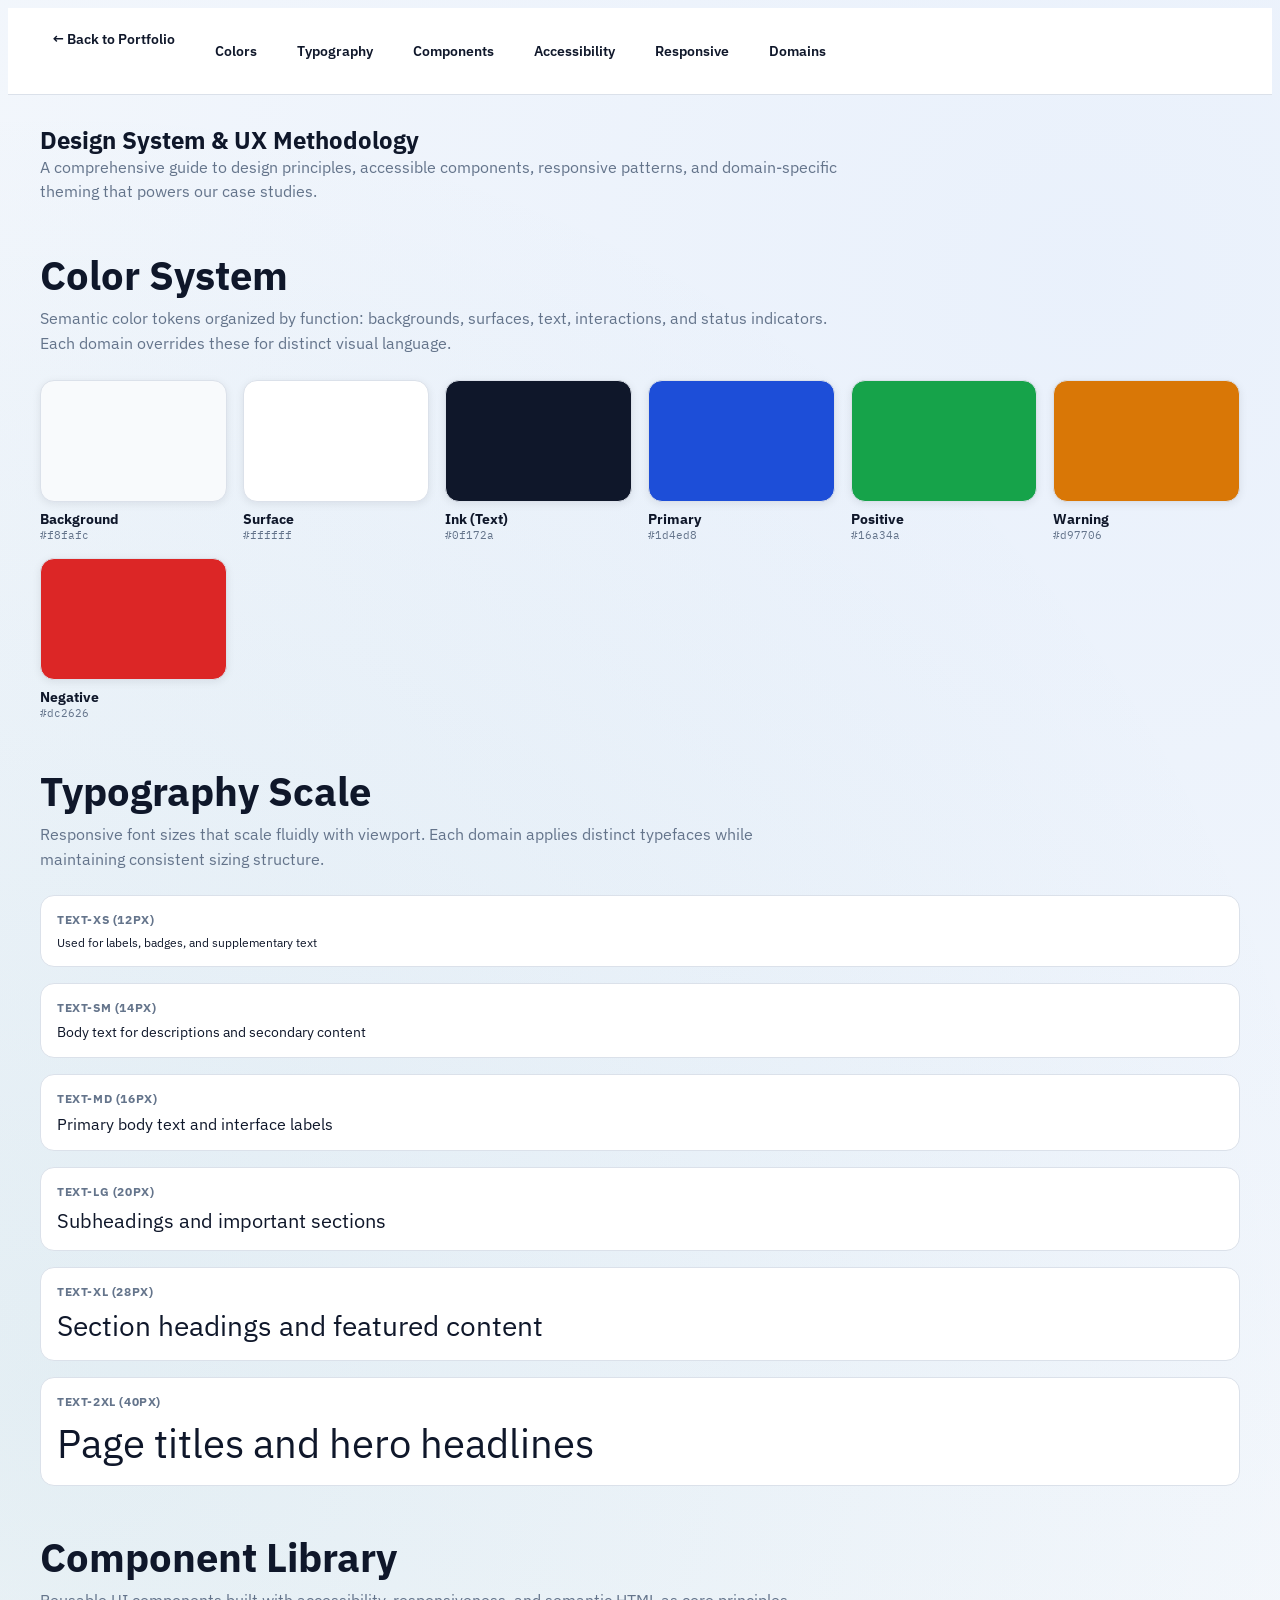
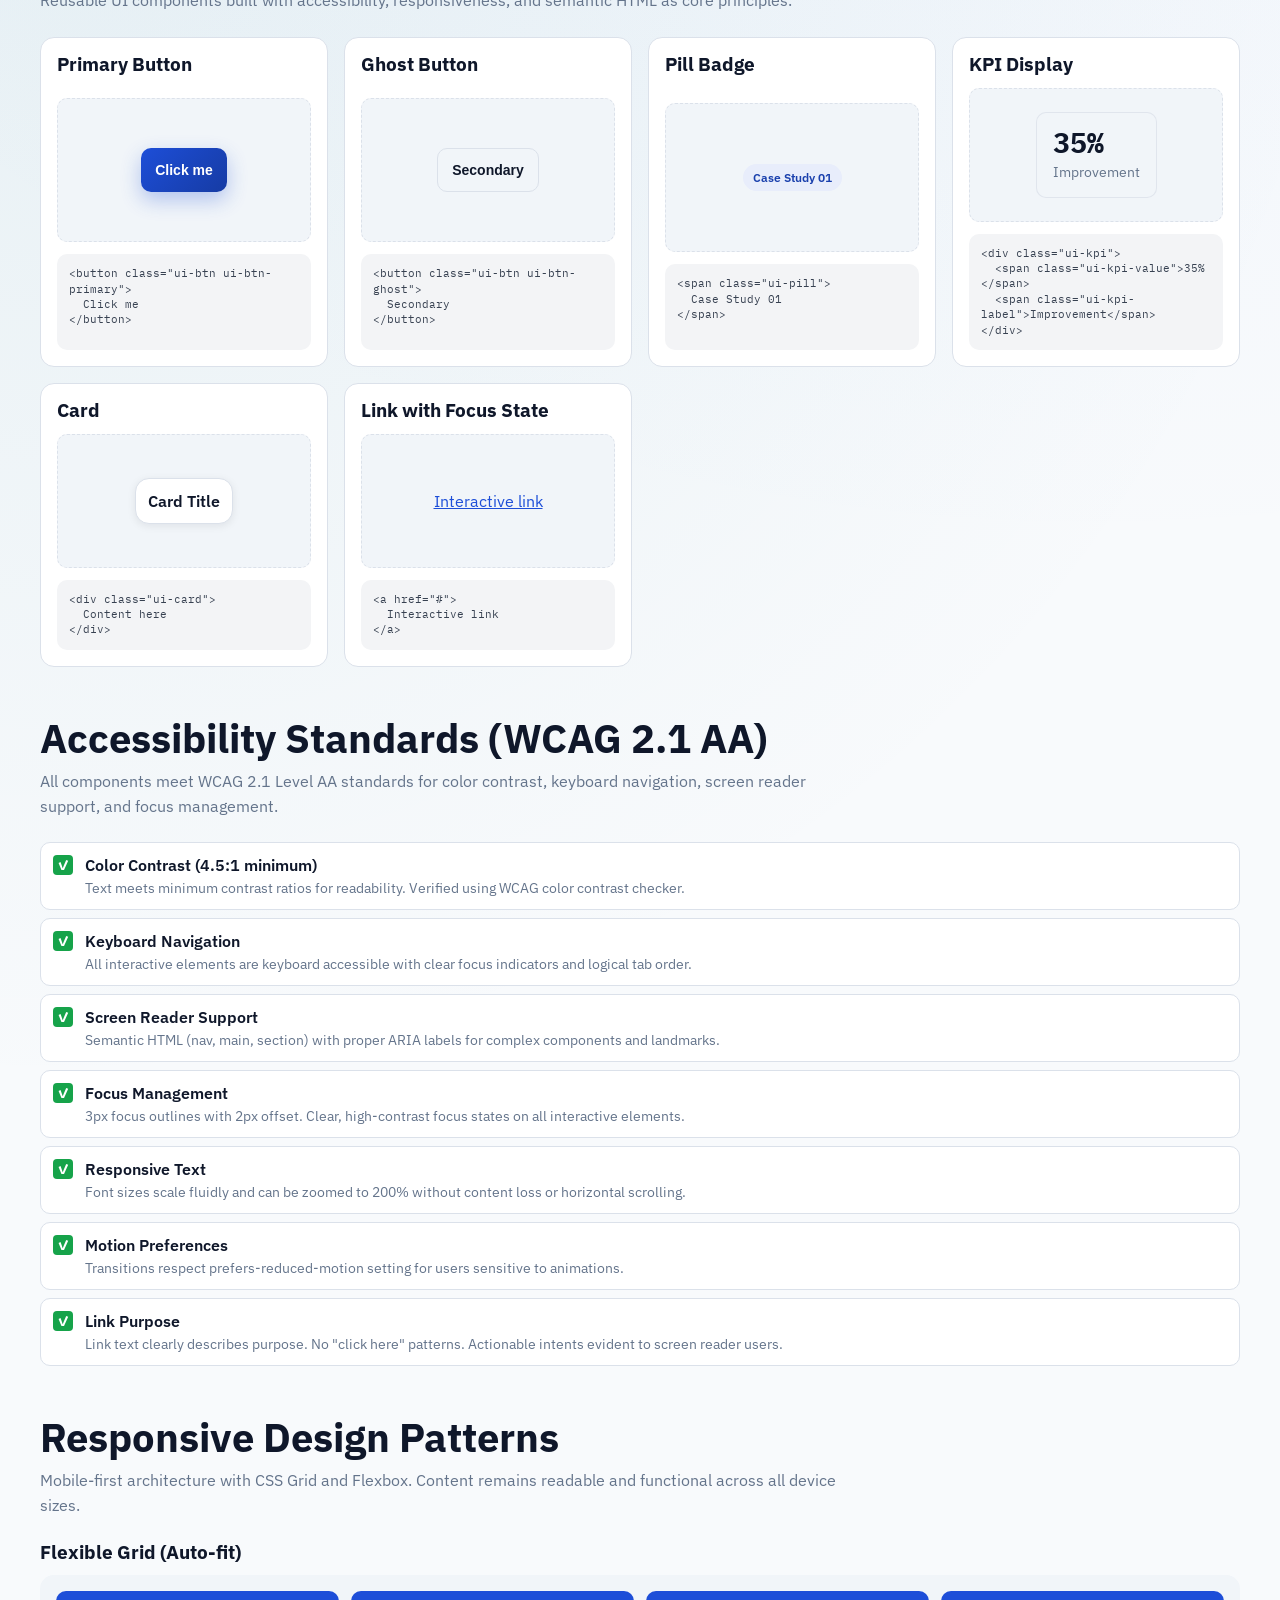
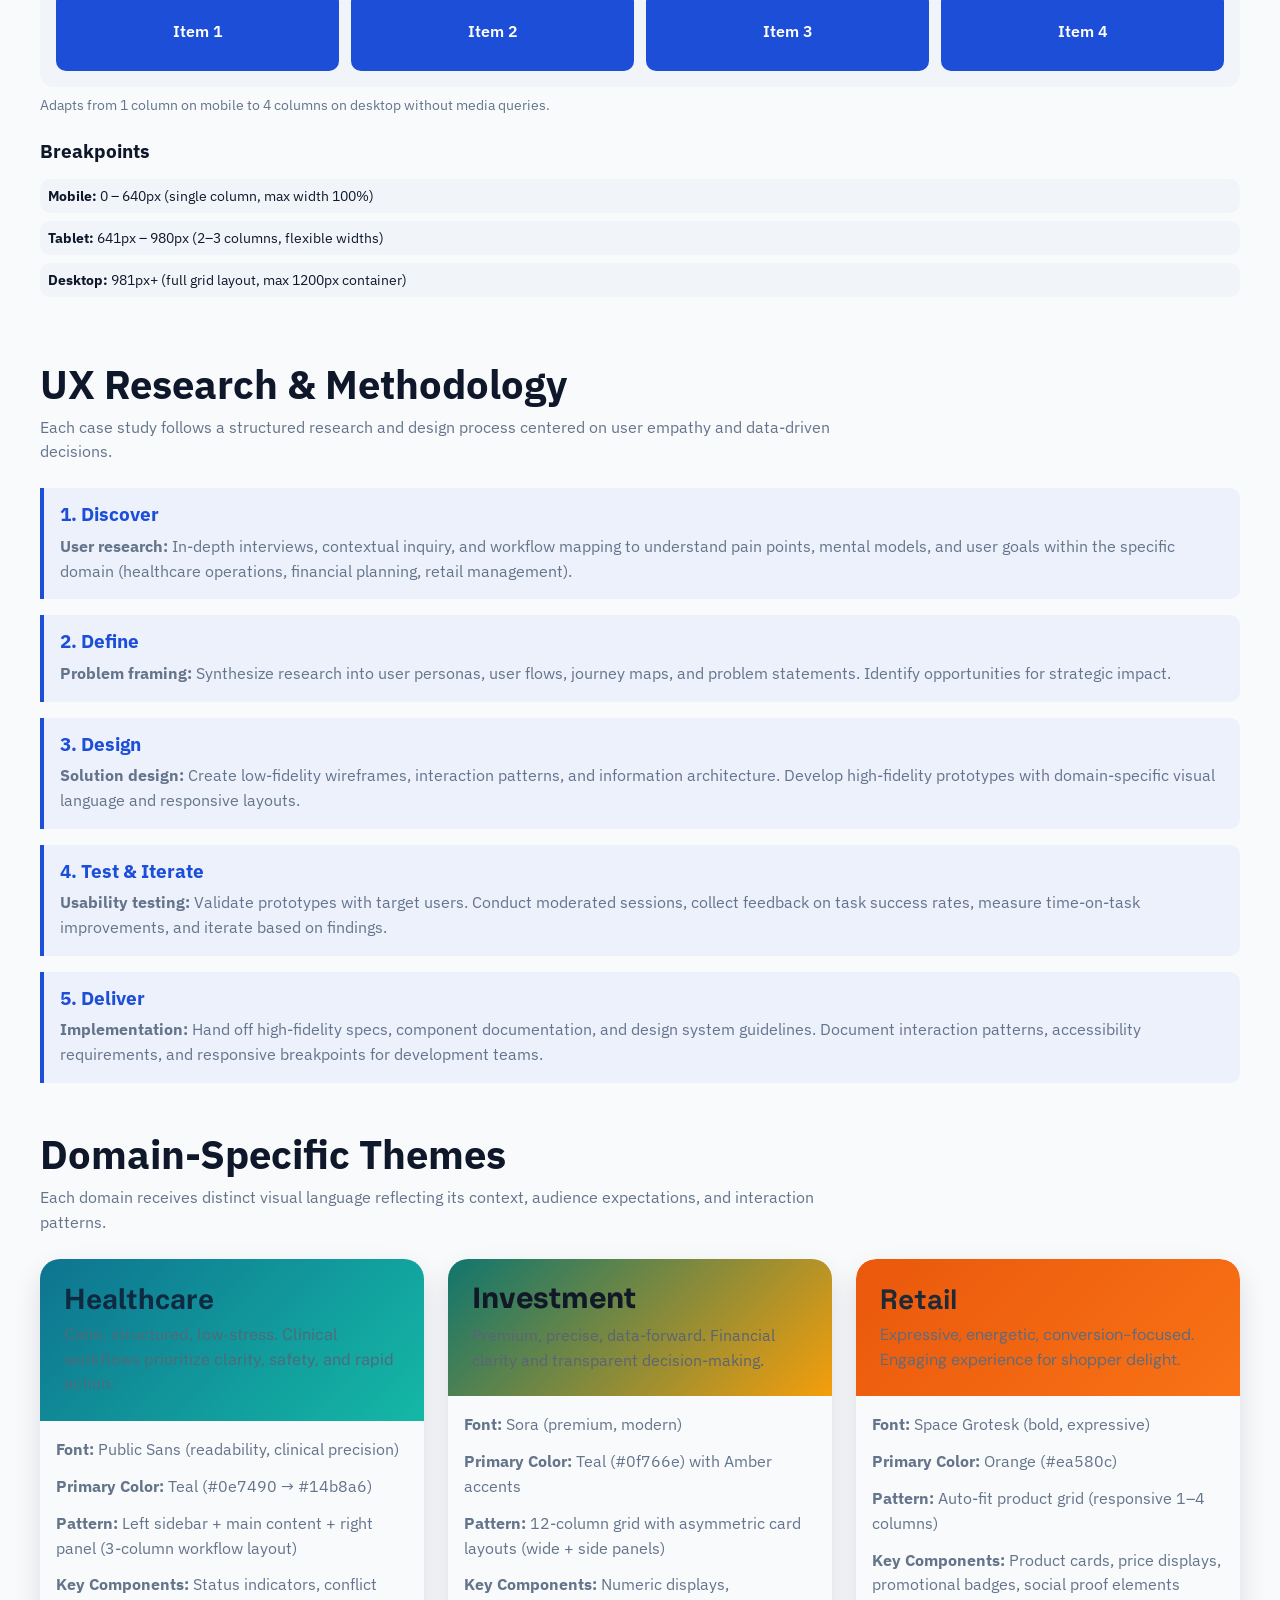
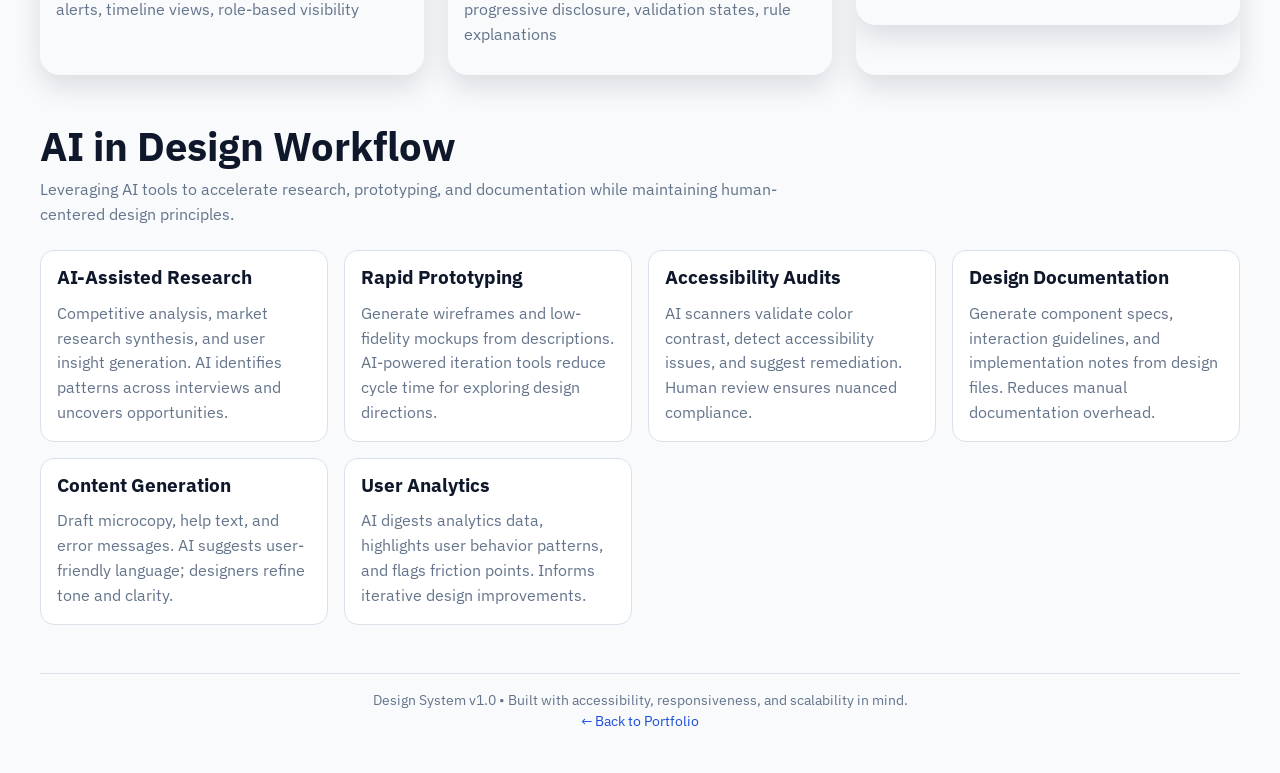
<file: design-system.html>
<!doctype html>
<html lang="en" class="theme-design-system">
  <head>
    <meta charset="UTF-8" />
    <meta name="viewport" content="width=device-width, initial-scale=1.0" />
    <title>Design System & UX Documentation</title>
    <link rel="stylesheet" href="./domain-ui-themes.css" />
    <style>
      /* Design System Page Styles */
      .theme-design-system {
        --bg: #f8f9fa;
        --surface: #ffffff;
        --surface-2: #f3f4f6;
        --ink: #111827;
        --muted: #6b7280;
        --border: #e5e7eb;
        --primary: #3b82f6;
        --primary-contrast: #ffffff;
        --accent: #8b5cf6;
        --positive: #10b981;
        --warning: #f59e0b;
        --negative: #ef4444;
      }

      .design-nav {
        position: sticky;
        top: 0;
        background: var(--surface);
        border-bottom: 1px solid var(--border);
        z-index: 100;
      }

      .design-nav-content {
        max-width: 1200px;
        margin: 0 auto;
        padding: var(--space-4) var(--space-5);
        display: flex;
        gap: var(--space-4);
        align-items: center;
        flex-wrap: wrap;
      }

      .design-nav a {
        text-decoration: none;
        color: var(--ink);
        font-size: var(--text-sm);
        font-weight: 600;
        padding: 6px 12px;
        border-radius: var(--radius-sm);
        transition: background var(--motion-fast), color var(--motion-fast);
      }

      .design-nav a:hover,
      .design-nav a:focus-visible {
        background: var(--surface-2);
        color: var(--primary);
        outline: none;
      }

      .ds-section {
        margin-bottom: var(--space-7);
      }

      .ds-section-header {
        margin-bottom: var(--space-5);
      }

      .ds-section-header h2 {
        font-size: var(--text-2xl);
        margin-bottom: var(--space-2);
      }

      .ds-section-header p {
        max-width: 800px;
        font-size: var(--text-md);
      }

      /* Color System */
      .color-grid {
        display: grid;
        grid-template-columns: repeat(auto-fit, minmax(180px, 1fr));
        gap: var(--space-4);
        margin-bottom: var(--space-5);
      }

      .color-swatch {
        display: grid;
        gap: var(--space-2);
      }

      .color-sample {
        height: 120px;
        border-radius: var(--radius-md);
        border: 1px solid var(--border);
        box-shadow: var(--shadow-sm);
      }

      .color-info {
        font-size: var(--text-sm);
      }

      .color-name {
        font-weight: 700;
        color: var(--ink);
      }

      .color-code {
        font-family: 'IBM Plex Mono', monospace;
        color: var(--muted);
        font-size: 11px;
      }

      /* Typography */
      .type-scale {
        display: grid;
        gap: var(--space-4);
      }

      .type-sample {
        display: grid;
        gap: var(--space-2);
        padding: var(--space-4);
        background: var(--surface);
        border: 1px solid var(--border);
        border-radius: var(--radius-md);
      }

      .type-label {
        font-size: var(--text-xs);
        font-weight: 700;
        text-transform: uppercase;
        letter-spacing: 0.05em;
        color: var(--muted);
      }

      /* Component Gallery */
      .component-grid {
        display: grid;
        grid-template-columns: repeat(auto-fit, minmax(280px, 1fr));
        gap: var(--space-4);
      }

      .component-card {
        display: grid;
        gap: var(--space-3);
        padding: var(--space-4);
        background: var(--surface);
        border: 1px solid var(--border);
        border-radius: var(--radius-md);
      }

      .component-preview {
        display: grid;
        gap: var(--space-2);
        padding: var(--space-4);
        background: var(--surface-2);
        border: 1px dashed var(--border);
        border-radius: var(--radius-sm);
        min-height: 100px;
        place-items: center;
      }

      .component-code {
        font-family: 'IBM Plex Mono', monospace;
        font-size: 11px;
        background: #f3f4f6;
        padding: var(--space-3);
        border-radius: var(--radius-sm);
        overflow-x: auto;
        color: #374151;
        line-height: 1.4;
      }

      /* Accessibility Section */
      .a11y-checklist {
        display: grid;
        gap: var(--space-2);
      }

      .a11y-item {
        display: flex;
        gap: var(--space-3);
        padding: var(--space-3);
        background: var(--surface);
        border: 1px solid var(--border);
        border-radius: var(--radius-sm);
      }

      .a11y-check {
        flex-shrink: 0;
        width: 20px;
        height: 20px;
        border-radius: 4px;
        background: var(--positive);
        color: white;
        display: flex;
        align-items: center;
        justify-content: center;
        font-size: 14px;
        font-weight: 700;
      }

      .a11y-content {
        display: grid;
        gap: 4px;
      }

      .a11y-title {
        font-weight: 600;
        color: var(--ink);
      }

      .a11y-description {
        font-size: var(--text-sm);
        color: var(--muted);
      }

      /* Responsive Grid */
      .responsive-demo {
        display: grid;
        gap: var(--space-3);
        padding: var(--space-4);
        background: var(--surface-2);
        border-radius: var(--radius-md);
        grid-template-columns: repeat(auto-fit, minmax(100px, 1fr));
      }

      .responsive-item {
        min-height: 80px;
        background: var(--primary);
        color: white;
        border-radius: var(--radius-sm);
        display: flex;
        align-items: center;
        justify-content: center;
        font-weight: 600;
      }

      /* User Research */
      .research-timeline {
        display: grid;
        gap: var(--space-4);
      }

      .research-phase {
        display: grid;
        gap: var(--space-2);
        padding: var(--space-4);
        border-left: 4px solid var(--primary);
        background: color-mix(in srgb, var(--primary) 8%, white);
        border-radius: 0 var(--radius-sm) var(--radius-sm) 0;
      }

      .research-phase h3 {
        margin: 0;
        color: var(--primary);
      }

      /* Domain Themes Showcase */
      .domain-showcase {
        display: grid;
        grid-template-columns: repeat(auto-fit, minmax(300px, 1fr));
        gap: var(--space-5);
      }

      .domain-theme-card {
        border-radius: var(--radius-lg);
        overflow: hidden;
        box-shadow: var(--shadow-md);
      }

      .domain-theme-header {
        padding: var(--space-5);
        color: white;
      }

      .domain-theme-header h3 {
        margin: 0 0 var(--space-2) 0;
        font-size: var(--text-xl);
      }

      .domain-theme-body {
        padding: var(--space-4);
      }

      .domain-theme-body p {
        margin-bottom: var(--space-3);
      }

      /* Back link */
      .ds-back-link {
        display: inline-flex;
        gap: var(--space-2);
        align-items: center;
        color: var(--primary);
        text-decoration: none;
        font-weight: 600;
        margin-bottom: var(--space-5);
        font-size: var(--text-sm);
      }

      .ds-back-link:hover {
        text-decoration: underline;
      }

      @media (max-width: 768px) {
        .color-grid {
          grid-template-columns: repeat(2, 1fr);
        }

        .component-grid {
          grid-template-columns: 1fr;
        }

        .design-nav-content {
          overflow-x: auto;
          padding-right: 0;
        }
      }
    </style>
  </head>
  <body>
    <nav class="design-nav" role="navigation" aria-label="Design system sections">
      <div class="design-nav-content">
        <a href="./index.html" class="ds-back-link">← Back to Portfolio</a>
        <a href="#colors">Colors</a>
        <a href="#typography">Typography</a>
        <a href="#components">Components</a>
        <a href="#accessibility">Accessibility</a>
        <a href="#responsive">Responsive</a>
        <a href="#domains">Domains</a>
      </div>
    </nav>

    <main class="ui-shell">
      <section class="ds-section">
        <div class="ds-section-header">
          <h1>Design System & UX Methodology</h1>
          <p>
            A comprehensive guide to design principles, accessible components, responsive patterns, and domain-specific theming that powers our case studies.
          </p>
        </div>
      </section>

      <!-- Colors Section -->
      <section id="colors" class="ds-section">
        <div class="ds-section-header">
          <h2>Color System</h2>
          <p>
            Semantic color tokens organized by function: backgrounds, surfaces, text, interactions, and status indicators. Each domain overrides these for distinct visual language.
          </p>
        </div>

        <div class="color-grid">
          <div class="color-swatch">
            <div class="color-sample" style="background: #f8fafc;"></div>
            <div class="color-info">
              <div class="color-name">Background</div>
              <div class="color-code">#f8fafc</div>
            </div>
          </div>

          <div class="color-swatch">
            <div class="color-sample" style="background: #ffffff;"></div>
            <div class="color-info">
              <div class="color-name">Surface</div>
              <div class="color-code">#ffffff</div>
            </div>
          </div>

          <div class="color-swatch">
            <div class="color-sample" style="background: #0f172a;"></div>
            <div class="color-info">
              <div class="color-name">Ink (Text)</div>
              <div class="color-code">#0f172a</div>
            </div>
          </div>

          <div class="color-swatch">
            <div class="color-sample" style="background: #1d4ed8;"></div>
            <div class="color-info">
              <div class="color-name">Primary</div>
              <div class="color-code">#1d4ed8</div>
            </div>
          </div>

          <div class="color-swatch">
            <div class="color-sample" style="background: #16a34a;"></div>
            <div class="color-info">
              <div class="color-name">Positive</div>
              <div class="color-code">#16a34a</div>
            </div>
          </div>

          <div class="color-swatch">
            <div class="color-sample" style="background: #d97706;"></div>
            <div class="color-info">
              <div class="color-name">Warning</div>
              <div class="color-code">#d97706</div>
            </div>
          </div>

          <div class="color-swatch">
            <div class="color-sample" style="background: #dc2626;"></div>
            <div class="color-info">
              <div class="color-name">Negative</div>
              <div class="color-code">#dc2626</div>
            </div>
          </div>
        </div>
      </section>

      <!-- Typography Section -->
      <section id="typography" class="ds-section">
        <div class="ds-section-header">
          <h2>Typography Scale</h2>
          <p>
            Responsive font sizes that scale fluidly with viewport. Each domain applies distinct typefaces while maintaining consistent sizing structure.
          </p>
        </div>

        <div class="type-scale">
          <div class="type-sample">
            <div class="type-label">text-xs (12px)</div>
            <div style="font-size: var(--text-xs);">Used for labels, badges, and supplementary text</div>
          </div>

          <div class="type-sample">
            <div class="type-label">text-sm (14px)</div>
            <div style="font-size: var(--text-sm);">Body text for descriptions and secondary content</div>
          </div>

          <div class="type-sample">
            <div class="type-label">text-md (16px)</div>
            <div style="font-size: var(--text-md);">Primary body text and interface labels</div>
          </div>

          <div class="type-sample">
            <div class="type-label">text-lg (20px)</div>
            <div style="font-size: var(--text-lg);">Subheadings and important sections</div>
          </div>

          <div class="type-sample">
            <div class="type-label">text-xl (28px)</div>
            <div style="font-size: var(--text-xl);">Section headings and featured content</div>
          </div>

          <div class="type-sample">
            <div class="type-label">text-2xl (40px)</div>
            <div style="font-size: var(--text-2xl);">Page titles and hero headlines</div>
          </div>
        </div>
      </section>

      <!-- Components Section -->
      <section id="components" class="ds-section">
        <div class="ds-section-header">
          <h2>Component Library</h2>
          <p>
            Reusable UI components built with accessibility, responsiveness, and semantic HTML as core principles.
          </p>
        </div>

        <div class="component-grid">
          <div class="component-card">
            <h3 style="margin: 0;">Primary Button</h3>
            <div class="component-preview">
              <button class="ui-btn ui-btn-primary">Click me</button>
            </div>
            <div class="component-code">
&lt;button class="ui-btn ui-btn-primary"&gt;<br />
&nbsp;&nbsp;Click me<br />
&lt;/button&gt;
            </div>
          </div>

          <div class="component-card">
            <h3 style="margin: 0;">Ghost Button</h3>
            <div class="component-preview">
              <button class="ui-btn ui-btn-ghost">Secondary</button>
            </div>
            <div class="component-code">
&lt;button class="ui-btn ui-btn-ghost"&gt;<br />
&nbsp;&nbsp;Secondary<br />
&lt;/button&gt;
            </div>
          </div>

          <div class="component-card">
            <h3 style="margin: 0;">Pill Badge</h3>
            <div class="component-preview">
              <span class="ui-pill">Case Study 01</span>
            </div>
            <div class="component-code">
&lt;span class="ui-pill"&gt;<br />
&nbsp;&nbsp;Case Study 01<br />
&lt;/span&gt;
            </div>
          </div>

          <div class="component-card">
            <h3 style="margin: 0;">KPI Display</h3>
            <div class="component-preview">
              <div class="ui-kpi">
                <span class="ui-kpi-value">35%</span>
                <span class="ui-kpi-label">Improvement</span>
              </div>
            </div>
            <div class="component-code">
&lt;div class="ui-kpi"&gt;<br />
&nbsp;&nbsp;&lt;span class="ui-kpi-value"&gt;35%&lt;/span&gt;<br />
&nbsp;&nbsp;&lt;span class="ui-kpi-label"&gt;Improvement&lt;/span&gt;<br />
&lt;/div&gt;
            </div>
          </div>

          <div class="component-card">
            <h3 style="margin: 0;">Card</h3>
            <div class="component-preview">
              <div class="ui-card" style="padding: var(--space-3);">
                <div style="font-weight: 600;">Card Title</div>
              </div>
            </div>
            <div class="component-code">
&lt;div class="ui-card"&gt;<br />
&nbsp;&nbsp;Content here<br />
&lt;/div&gt;
            </div>
          </div>

          <div class="component-card">
            <h3 style="margin: 0;">Link with Focus State</h3>
            <div class="component-preview">
              <a href="#" style="color: var(--primary); text-decoration: underline;">Interactive link</a>
            </div>
            <div class="component-code">
&lt;a href="#"&gt;<br />
&nbsp;&nbsp;Interactive link<br />
&lt;/a&gt;
            </div>
          </div>
        </div>
      </section>

      <!-- Accessibility Section -->
      <section id="accessibility" class="ds-section">
        <div class="ds-section-header">
          <h2>Accessibility Standards (WCAG 2.1 AA)</h2>
          <p>
            All components meet WCAG 2.1 Level AA standards for color contrast, keyboard navigation, screen reader support, and focus management.
          </p>
        </div>

        <div class="a11y-checklist">
          <div class="a11y-item">
            <div class="a11y-check">✓</div>
            <div class="a11y-content">
              <div class="a11y-title">Color Contrast (4.5:1 minimum)</div>
              <div class="a11y-description">Text meets minimum contrast ratios for readability. Verified using WCAG color contrast checker.</div>
            </div>
          </div>

          <div class="a11y-item">
            <div class="a11y-check">✓</div>
            <div class="a11y-content">
              <div class="a11y-title">Keyboard Navigation</div>
              <div class="a11y-description">All interactive elements are keyboard accessible with clear focus indicators and logical tab order.</div>
            </div>
          </div>

          <div class="a11y-item">
            <div class="a11y-check">✓</div>
            <div class="a11y-content">
              <div class="a11y-title">Screen Reader Support</div>
              <div class="a11y-description">Semantic HTML (nav, main, section) with proper ARIA labels for complex components and landmarks.</div>
            </div>
          </div>

          <div class="a11y-item">
            <div class="a11y-check">✓</div>
            <div class="a11y-content">
              <div class="a11y-title">Focus Management</div>
              <div class="a11y-description">3px focus outlines with 2px offset. Clear, high-contrast focus states on all interactive elements.</div>
            </div>
          </div>

          <div class="a11y-item">
            <div class="a11y-check">✓</div>
            <div class="a11y-content">
              <div class="a11y-title">Responsive Text</div>
              <div class="a11y-description">Font sizes scale fluidly and can be zoomed to 200% without content loss or horizontal scrolling.</div>
            </div>
          </div>

          <div class="a11y-item">
            <div class="a11y-check">✓</div>
            <div class="a11y-content">
              <div class="a11y-title">Motion Preferences</div>
              <div class="a11y-description">Transitions respect prefers-reduced-motion setting for users sensitive to animations.</div>
            </div>
          </div>

          <div class="a11y-item">
            <div class="a11y-check">✓</div>
            <div class="a11y-content">
              <div class="a11y-title">Link Purpose</div>
              <div class="a11y-description">Link text clearly describes purpose. No "click here" patterns. Actionable intents evident to screen reader users.</div>
            </div>
          </div>
        </div>
      </section>

      <!-- Responsive Design Section -->
      <section id="responsive" class="ds-section">
        <div class="ds-section-header">
          <h2>Responsive Design Patterns</h2>
          <p>
            Mobile-first architecture with CSS Grid and Flexbox. Content remains readable and functional across all device sizes.
          </p>
        </div>

        <div style="display: grid; gap: var(--space-5);">
          <div>
            <h3 style="margin: 0 0 var(--space-3) 0;">Flexible Grid (Auto-fit)</h3>
            <div class="responsive-demo">
              <div class="responsive-item">Item 1</div>
              <div class="responsive-item">Item 2</div>
              <div class="responsive-item">Item 3</div>
              <div class="responsive-item">Item 4</div>
            </div>
            <p style="margin-top: var(--space-2); font-size: var(--text-sm); color: var(--muted);">
              Adapts from 1 column on mobile to 4 columns on desktop without media queries.
            </p>
          </div>

          <div>
            <h3 style="margin: 0 0 var(--space-3) 0;">Breakpoints</h3>
            <ul style="list-style: none; padding: 0; display: grid; gap: var(--space-2);">
              <li style="padding: var(--space-2); background: var(--surface-2); border-radius: var(--radius-sm); font-size: var(--text-sm);">
                <strong>Mobile:</strong> 0 – 640px (single column, max width 100%)
              </li>
              <li style="padding: var(--space-2); background: var(--surface-2); border-radius: var(--radius-sm); font-size: var(--text-sm);">
                <strong>Tablet:</strong> 641px – 980px (2–3 columns, flexible widths)
              </li>
              <li style="padding: var(--space-2); background: var(--surface-2); border-radius: var(--radius-sm); font-size: var(--text-sm);">
                <strong>Desktop:</strong> 981px+ (full grid layout, max 1200px container)
              </li>
            </ul>
          </div>
        </div>
      </section>

      <!-- User Research & Methodology -->
      <section id="research" class="ds-section">
        <div class="ds-section-header">
          <h2>UX Research & Methodology</h2>
          <p>
            Each case study follows a structured research and design process centered on user empathy and data-driven decisions.
          </p>
        </div>

        <div class="research-timeline">
          <div class="research-phase">
            <h3>1. Discover</h3>
            <p style="margin: 0;">
              <strong>User research:</strong> In-depth interviews, contextual inquiry, and workflow mapping to understand pain points, mental models, and user goals within the specific domain (healthcare operations, financial planning, retail management).
            </p>
          </div>

          <div class="research-phase">
            <h3>2. Define</h3>
            <p style="margin: 0;">
              <strong>Problem framing:</strong> Synthesize research into user personas, user flows, journey maps, and problem statements. Identify opportunities for strategic impact.
            </p>
          </div>

          <div class="research-phase">
            <h3>3. Design</h3>
            <p style="margin: 0;">
              <strong>Solution design:</strong> Create low-fidelity wireframes, interaction patterns, and information architecture. Develop high-fidelity prototypes with domain-specific visual language and responsive layouts.
            </p>
          </div>

          <div class="research-phase">
            <h3>4. Test & Iterate</h3>
            <p style="margin: 0;">
              <strong>Usability testing:</strong> Validate prototypes with target users. Conduct moderated sessions, collect feedback on task success rates, measure time-on-task improvements, and iterate based on findings.
            </p>
          </div>

          <div class="research-phase">
            <h3>5. Deliver</h3>
            <p style="margin: 0;">
              <strong>Implementation:</strong> Hand off high-fidelity specs, component documentation, and design system guidelines. Document interaction patterns, accessibility requirements, and responsive breakpoints for development teams.
            </p>
          </div>
        </div>
      </section>

      <!-- Domain Themes -->
      <section id="domains" class="ds-section">
        <div class="ds-section-header">
          <h2>Domain-Specific Themes</h2>
          <p>
            Each domain receives distinct visual language reflecting its context, audience expectations, and interaction patterns.
          </p>
        </div>

        <div class="domain-showcase">
          <div class="domain-theme-card">
            <div class="domain-theme-header theme-healthcare" style="background: linear-gradient(135deg, #0e7490, #14b8a6);">
              <h3>Healthcare</h3>
              <p>Calm, structured, low-stress. Clinical workflows prioritize clarity, safety, and rapid action.</p>
            </div>
            <div class="domain-theme-body">
              <p><strong>Font:</strong> Public Sans (readability, clinical precision)</p>
              <p><strong>Primary Color:</strong> Teal (#0e7490 → #14b8a6)</p>
              <p><strong>Pattern:</strong> Left sidebar + main content + right panel (3-column workflow layout)</p>
              <p><strong>Key Components:</strong> Status indicators, conflict alerts, timeline views, role-based visibility</p>
            </div>
          </div>

          <div class="domain-theme-card">
            <div class="domain-theme-header theme-investment" style="background: linear-gradient(135deg, #0f766e, #f59e0b);">
              <h3>Investment</h3>
              <p>Premium, precise, data-forward. Financial clarity and transparent decision-making.</p>
            </div>
            <div class="domain-theme-body">
              <p><strong>Font:</strong> Sora (premium, modern)</p>
              <p><strong>Primary Color:</strong> Teal (#0f766e) with Amber accents</p>
              <p><strong>Pattern:</strong> 12-column grid with asymmetric card layouts (wide + side panels)</p>
              <p><strong>Key Components:</strong> Numeric displays, progressive disclosure, validation states, rule explanations</p>
            </div>
          </div>

          <div class="domain-theme-card">
            <div class="domain-theme-card">
            <div class="domain-theme-header theme-retail" style="background: linear-gradient(135deg, #ea580c, #f97316);">
              <h3>Retail</h3>
              <p>Expressive, energetic, conversion-focused. Engaging experience for shopper delight.</p>
            </div>
            <div class="domain-theme-body">
              <p><strong>Font:</strong> Space Grotesk (bold, expressive)</p>
              <p><strong>Primary Color:</strong> Orange (#ea580c)</p>
              <p><strong>Pattern:</strong> Auto-fit product grid (responsive 1–4 columns)</p>
              <p><strong>Key Components:</strong> Product cards, price displays, promotional badges, social proof elements</p>
            </div>
          </div>
        </div>
      </section>

      <!-- AI Design Tools Section -->
      <section class="ds-section">
        <div class="ds-section-header">
          <h2>AI in Design Workflow</h2>
          <p>
            Leveraging AI tools to accelerate research, prototyping, and documentation while maintaining human-centered design principles.
          </p>
        </div>

        <div class="component-grid">
          <div class="component-card">
            <h3 style="margin: 0;">AI-Assisted Research</h3>
            <p>
              Competitive analysis, market research synthesis, and user insight generation. AI identifies patterns across interviews and uncovers opportunities.
            </p>
          </div>

          <div class="component-card">
            <h3 style="margin: 0;">Rapid Prototyping</h3>
            <p>
              Generate wireframes and low-fidelity mockups from descriptions. AI-powered iteration tools reduce cycle time for exploring design directions.
            </p>
          </div>

          <div class="component-card">
            <h3 style="margin: 0;">Accessibility Audits</h3>
            <p>
              AI scanners validate color contrast, detect accessibility issues, and suggest remediation. Human review ensures nuanced compliance.
            </p>
          </div>

          <div class="component-card">
            <h3 style="margin: 0;">Design Documentation</h3>
            <p>
              Generate component specs, interaction guidelines, and implementation notes from design files. Reduces manual documentation overhead.
            </p>
          </div>

          <div class="component-card">
            <h3 style="margin: 0;">Content Generation</h3>
            <p>
              Draft microcopy, help text, and error messages. AI suggests user-friendly language; designers refine tone and clarity.
            </p>
          </div>

          <div class="component-card">
            <h3 style="margin: 0;">User Analytics</h3>
            <p>
              AI digests analytics data, highlights user behavior patterns, and flags friction points. Informs iterative design improvements.
            </p>
          </div>
        </div>
      </section>

      <section style="margin-top: var(--space-6); padding-top: var(--space-4); border-top: 1px solid var(--border);">
        <p style="text-align: center; color: var(--muted); font-size: var(--text-sm);">
          Design System v1.0 • Built with accessibility, responsiveness, and scalability in mind.<br />
          <a href="./index.html" style="color: var(--primary); text-decoration: none;">← Back to Portfolio</a>
        </p>
      </section>
    </main>
  </body>
</html>
</file>
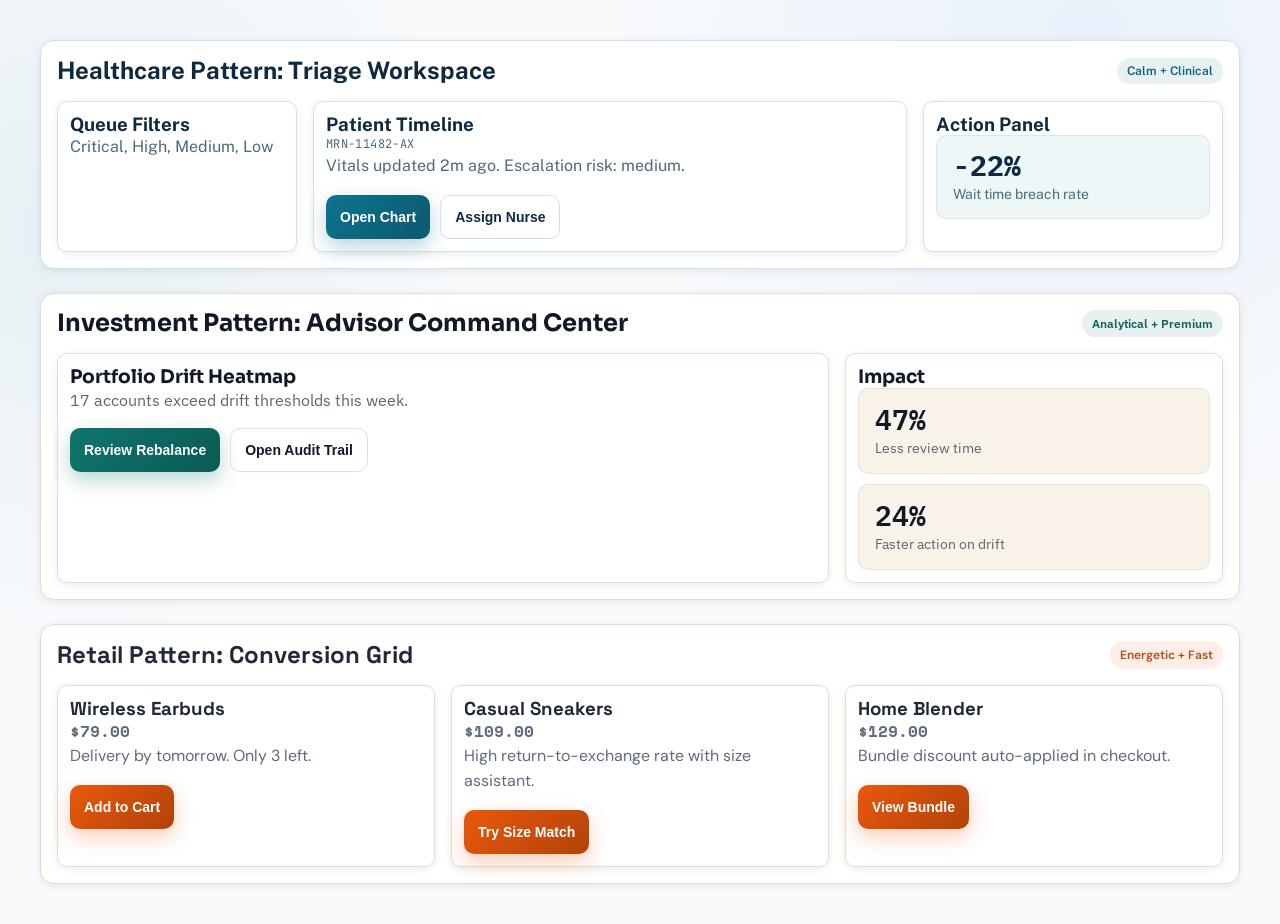
<file: domain-ui-themes-demo.html>
<!doctype html>
<html lang="en">
  <head>
    <meta charset="UTF-8" />
    <meta name="viewport" content="width=device-width, initial-scale=1.0" />
    <title>Domain UI Themes Demo</title>
    <link rel="stylesheet" href="./domain-ui-themes.css" />
    <style>
      .demo-stack {
        display: grid;
        gap: 24px;
      }

      .demo-title {
        display: flex;
        align-items: center;
        justify-content: space-between;
        margin-bottom: 16px;
      }

      .demo-grid {
        padding: 16px;
      }

      .demo-list {
        display: grid;
        gap: 10px;
      }

      .demo-item {
        padding: 12px;
        border-radius: 10px;
        border: 1px solid var(--border);
        background: var(--surface);
      }

      .demo-actions {
        display: flex;
        gap: 10px;
        flex-wrap: wrap;
        margin-top: 16px;
      }
    </style>
  </head>
  <body>
    <main class="ui-shell demo-stack">
      <section class="theme-healthcare ui-card demo-grid">
        <div class="demo-title">
          <h2>Healthcare Pattern: Triage Workspace</h2>
          <span class="ui-pill">Calm + Clinical</span>
        </div>
        <div class="pattern-healthcare">
          <aside class="ui-card demo-item">
            <h3>Queue Filters</h3>
            <p>Critical, High, Medium, Low</p>
          </aside>
          <section class="ui-card demo-item">
            <h3>Patient Timeline</h3>
            <p class="ui-record-id">MRN-11482-AX</p>
            <p>Vitals updated 2m ago. Escalation risk: medium.</p>
            <div class="demo-actions">
              <button class="ui-btn ui-btn-primary">Open Chart</button>
              <button class="ui-btn ui-btn-ghost">Assign Nurse</button>
            </div>
          </section>
          <aside class="ui-card demo-item">
            <h3>Action Panel</h3>
            <div class="ui-kpi">
              <span class="ui-kpi-value">-22%</span>
              <span class="ui-kpi-label">Wait time breach rate</span>
            </div>
          </aside>
        </div>
      </section>

      <section class="theme-investment ui-card demo-grid">
        <div class="demo-title">
          <h2>Investment Pattern: Advisor Command Center</h2>
          <span class="ui-pill">Analytical + Premium</span>
        </div>
        <div class="pattern-investment">
          <section class="ui-card ui-card-wide demo-item">
            <h3>Portfolio Drift Heatmap</h3>
            <p>17 accounts exceed drift thresholds this week.</p>
            <div class="demo-actions">
              <button class="ui-btn ui-btn-primary">Review Rebalance</button>
              <button class="ui-btn ui-btn-ghost">Open Audit Trail</button>
            </div>
          </section>
          <aside class="ui-card ui-card-side demo-item">
            <h3>Impact</h3>
            <div class="demo-list">
              <div class="ui-kpi">
                <span class="ui-kpi-value ui-numeric">47%</span>
                <span class="ui-kpi-label">Less review time</span>
              </div>
              <div class="ui-kpi">
                <span class="ui-kpi-value ui-numeric">24%</span>
                <span class="ui-kpi-label">Faster action on drift</span>
              </div>
            </div>
          </aside>
        </div>
      </section>

      <section class="theme-retail ui-card demo-grid">
        <div class="demo-title">
          <h2>Retail Pattern: Conversion Grid</h2>
          <span class="ui-pill">Energetic + Fast</span>
        </div>
        <div class="pattern-retail">
          <article class="ui-card demo-item">
            <h3>Wireless Earbuds</h3>
            <p class="ui-price">$79.00</p>
            <p>Delivery by tomorrow. Only 3 left.</p>
            <div class="demo-actions">
              <button class="ui-btn ui-btn-primary">Add to Cart</button>
            </div>
          </article>
          <article class="ui-card demo-item">
            <h3>Casual Sneakers</h3>
            <p class="ui-price">$109.00</p>
            <p>High return-to-exchange rate with size assistant.</p>
            <div class="demo-actions">
              <button class="ui-btn ui-btn-primary">Try Size Match</button>
            </div>
          </article>
          <article class="ui-card demo-item">
            <h3>Home Blender</h3>
            <p class="ui-price">$129.00</p>
            <p>Bundle discount auto-applied in checkout.</p>
            <div class="demo-actions">
              <button class="ui-btn ui-btn-primary">View Bundle</button>
            </div>
          </article>
        </div>
      </section>
    </main>
  </body>
</html>
</file>
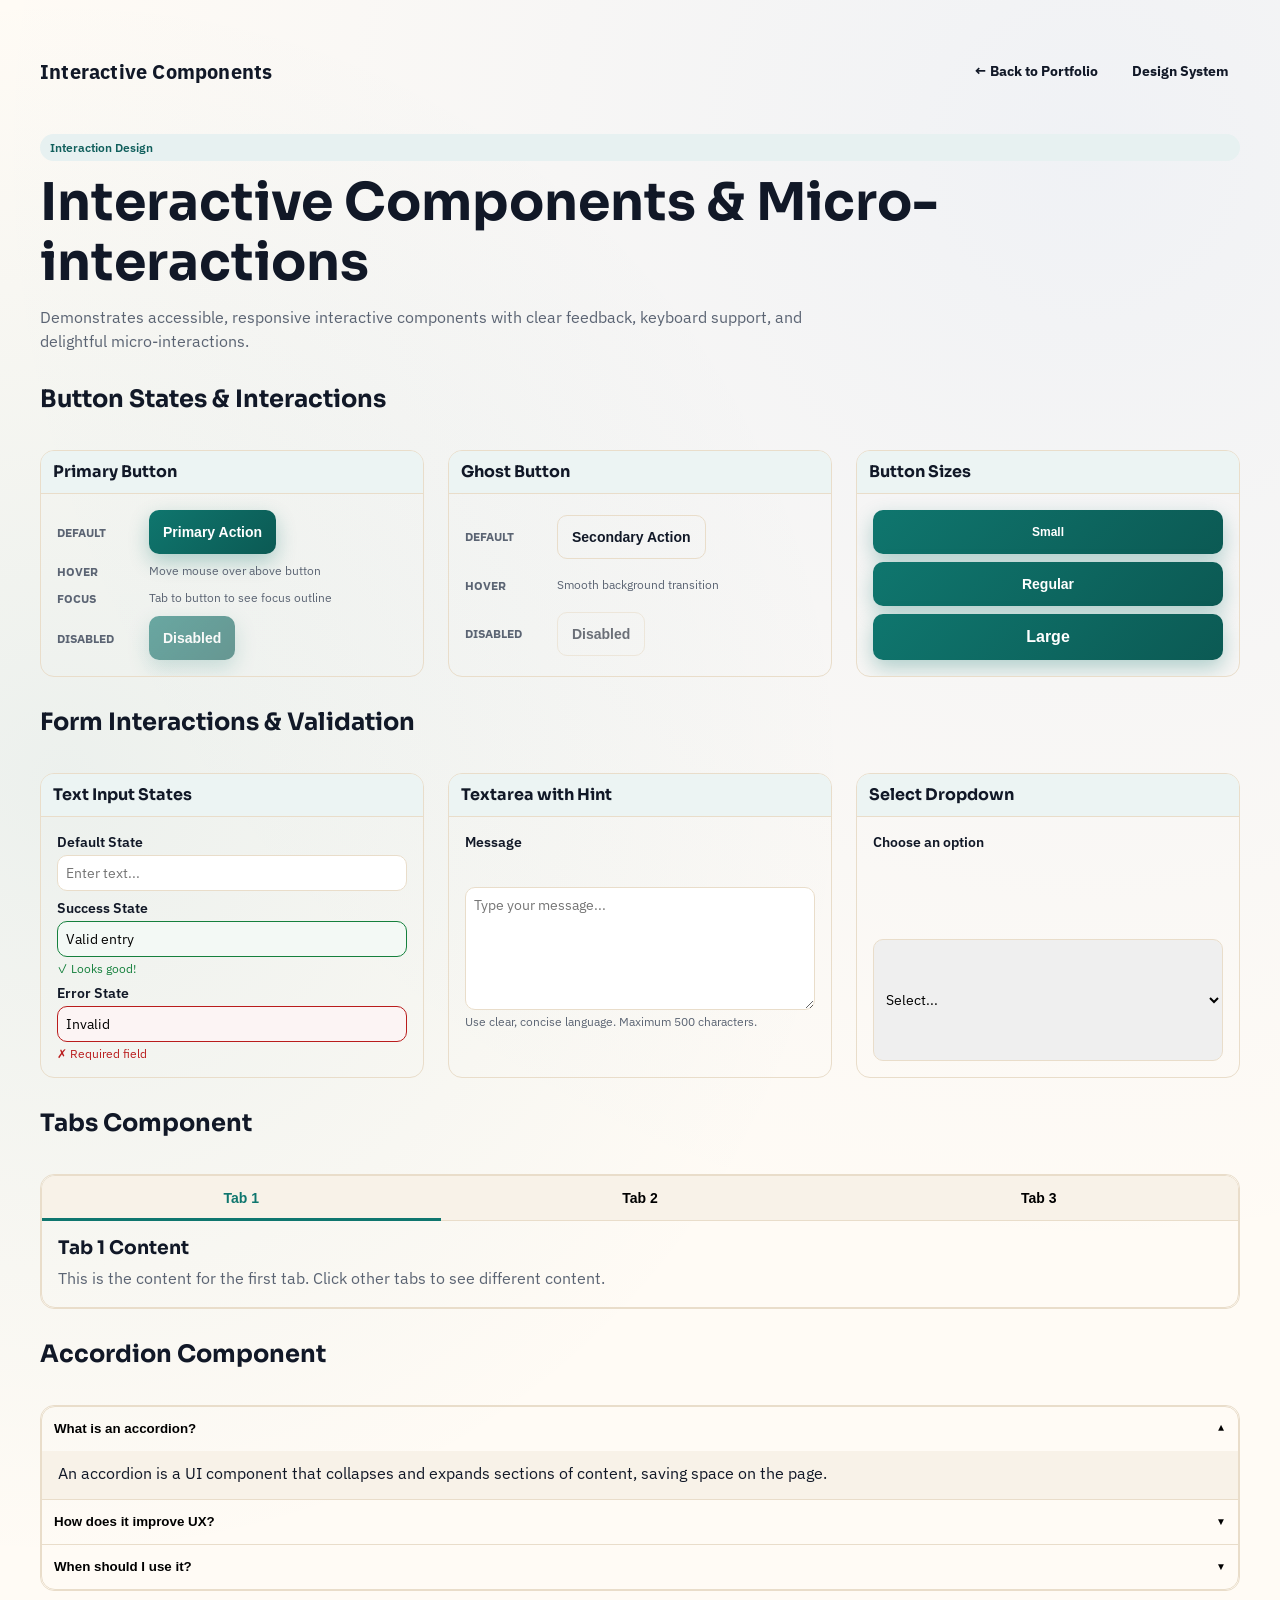
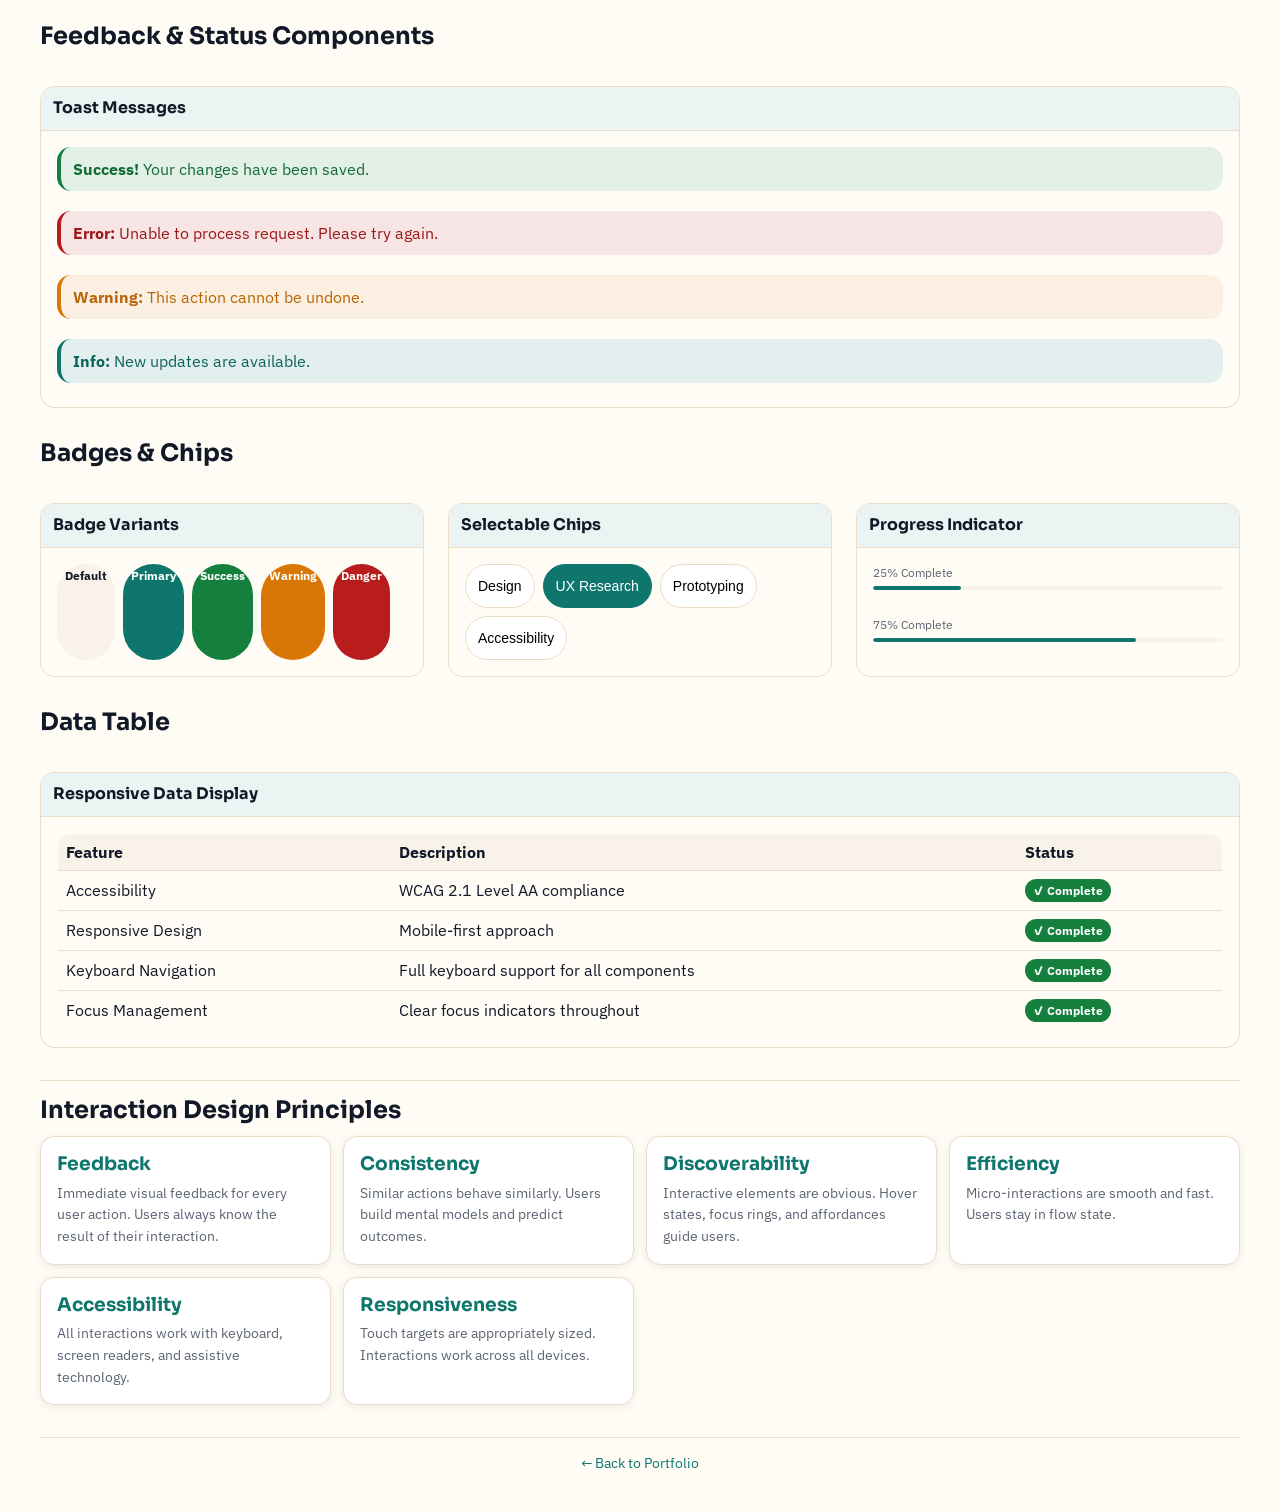
<file: interactive-components.html>
<!doctype html>
<html lang="en">
  <head>
    <meta charset="UTF-8" />
    <meta name="viewport" content="width=device-width, initial-scale=1.0" />
    <title>Interactive Components & Interaction Design</title>
    <link rel="stylesheet" href="./domain-ui-themes.css" />
    <style>
      .interaction-demo {
        background: var(--surface);
        border: 1px solid var(--border);
        border-radius: var(--radius-md);
        padding: var(--space-4);
        display: grid;
        gap: var(--space-2);
      }

      .component-showcase {
        display: grid;
        grid-template-columns: repeat(auto-fit, minmax(300px, 1fr));
        gap: var(--space-5);
        margin-bottom: var(--space-6);
      }

      .showcase-title {
        grid-column: 1 / -1;
        margin: 0 0 var(--space-3) 0;
      }

      .interaction-card {
        border: 1px solid var(--border);
        border-radius: var(--radius-md);
        overflow: hidden;
        display: grid;
        grid-template-rows: auto 1fr;
      }

      .interaction-header {
        background: color-mix(in srgb, var(--primary) 8%, white);
        padding: var(--space-3);
        border-bottom: 1px solid var(--border);
      }

      .interaction-header h3 {
        margin: 0;
        font-size: var(--text-md);
      }

      .interaction-body {
        padding: var(--space-4);
        display: grid;
        gap: var(--space-3);
      }

      /* State demonstrations */
      .state-example {
        display: grid;
        gap: var(--space-2);
      }

      .state-row {
        display: flex;
        gap: var(--space-3);
        align-items: center;
        flex-wrap: wrap;
      }

      .state-label {
        min-width: 80px;
        font-size: var(--text-xs);
        font-weight: 700;
        text-transform: uppercase;
        color: var(--muted);
      }

      /* Button states */
      .btn-demo {
        display: inline-flex;
        gap: var(--space-2);
        flex-wrap: wrap;
      }

      .btn-demo .ui-btn {
        min-width: 120px;
      }

      .btn-demo .ui-btn:disabled {
        opacity: 0.5;
        cursor: not-allowed;
      }

      /* Input states */
      .input-demo {
        display: grid;
        gap: var(--space-2);
      }

      .input-field {
        display: grid;
        gap: var(--space-1);
      }

      .input-field label {
        font-weight: 600;
        font-size: var(--text-sm);
      }

      .input-field input,
      .input-field textarea,
      .input-field select {
        padding: var(--space-2);
        border: 1px solid var(--border);
        border-radius: var(--radius-sm);
        font-family: inherit;
        font-size: var(--text-sm);
        transition: border-color var(--motion-fast), box-shadow var(--motion-fast);
      }

      .input-field input:focus,
      .input-field textarea:focus,
      .input-field select:focus {
        outline: none;
        border-color: var(--primary);
        box-shadow: 0 0 0 3px color-mix(in srgb, var(--primary) 15%, transparent);
      }

      .input-field input:invalid:focus {
        border-color: var(--negative);
        box-shadow: 0 0 0 3px color-mix(in srgb, var(--negative) 15%, transparent);
      }

      .input-field.success input {
        border-color: var(--positive);
        background: color-mix(in srgb, var(--positive) 5%, white);
      }

      .input-field.error input {
        border-color: var(--negative);
        background: color-mix(in srgb, var(--negative) 5%, white);
      }

      .field-hint {
        font-size: var(--text-xs);
        color: var(--muted);
      }

      .field-error {
        font-size: var(--text-xs);
        color: var(--negative);
      }

      .field-success {
        font-size: var(--text-xs);
        color: var(--positive);
      }

      /* Tabs component */
      .tabs {
        border: 1px solid var(--border);
        border-radius: var(--radius-md);
        overflow: hidden;
        display: grid;
        grid-template-rows: auto 1fr;
      }

      .tab-list {
        display: flex;
        background: var(--surface-2);
        border-bottom: 1px solid var(--border);
        gap: 0;
      }

      .tab-button {
        flex: 1;
        padding: var(--space-3);
        border: none;
        background: transparent;
        cursor: pointer;
        font-weight: 600;
        font-size: var(--text-sm);
        position: relative;
        transition: background var(--motion-fast);
      }

      .tab-button:hover {
        background: color-mix(in srgb, var(--primary) 8%, white);
      }

      .tab-button[aria-selected="true"] {
        color: var(--primary);
      }

      .tab-button[aria-selected="true"]::after {
        content: '';
        position: absolute;
        bottom: -1px;
        left: 0;
        right: 0;
        height: 3px;
        background: var(--primary);
      }

      .tab-panel {
        display: none;
        padding: var(--space-4);
      }

      .tab-panel[aria-hidden="false"] {
        display: block;
      }

      /* Accordion component */
      .accordion {
        border: 1px solid var(--border);
        border-radius: var(--radius-md);
        overflow: hidden;
      }

      .accordion-item {
        border-bottom: 1px solid var(--border);
      }

      .accordion-item:last-child {
        border-bottom: none;
      }

      .accordion-trigger {
        width: 100%;
        padding: var(--space-3);
        background: transparent;
        border: none;
        text-align: left;
        cursor: pointer;
        font-weight: 600;
        display: flex;
        justify-content: space-between;
        align-items: center;
        gap: var(--space-2);
        transition: background var(--motion-fast);
      }

      .accordion-trigger:hover {
        background: var(--surface-2);
      }

      .accordion-trigger::after {
        content: '▼';
        font-size: 10px;
        transition: transform var(--motion-fast);
      }

      .accordion-trigger[aria-expanded="true"]::after {
        transform: rotateZ(-180deg);
      }

      .accordion-panel {
        display: none;
        padding: var(--space-3) var(--space-4) var(--space-4);
        background: var(--surface-2);
      }

      .accordion-panel[aria-hidden="false"] {
        display: block;
      }

      /* Loading states */
      .loader {
        width: 20px;
        height: 20px;
        border: 2px solid var(--border);
        border-top-color: var(--primary);
        border-radius: 50%;
        animation: spin 0.8s linear infinite;
      }

      @keyframes spin {
        to { transform: rotate(360deg); }
      }

      @media (prefers-reduced-motion: reduce) {
        .loader {
          animation: none;
          border-top-color: var(--border);
        }
      }

      /* Feedback messages */
      .toast {
        padding: var(--space-3);
        border-radius: var(--radius-md);
        border-left: 4px solid;
        margin-bottom: var(--space-2);
      }

      .toast.success {
        background: color-mix(in srgb, var(--positive) 12%, white);
        border-color: var(--positive);
        color: color-mix(in srgb, var(--positive) 85%, black);
      }

      .toast.error {
        background: color-mix(in srgb, var(--negative) 12%, white);
        border-color: var(--negative);
        color: color-mix(in srgb, var(--negative) 85%, black);
      }

      .toast.warning {
        background: color-mix(in srgb, var(--warning) 12%, white);
        border-color: var(--warning);
        color: color-mix(in srgb, var(--warning) 85%, black);
      }

      .toast.info {
        background: color-mix(in srgb, var(--primary) 12%, white);
        border-color: var(--primary);
        color: color-mix(in srgb, var(--primary) 85%, black);
      }

      /* Badge component */
      .badge {
        display: inline-block;
        padding: 4px 8px;
        border-radius: 999px;
        font-size: var(--text-xs);
        font-weight: 700;
        background: var(--surface-2);
        color: var(--ink);
      }

      .badge.primary {
        background: var(--primary);
        color: var(--primary-contrast);
      }

      .badge.success {
        background: var(--positive);
        color: white;
      }

      .badge.warning {
        background: var(--warning);
        color: white;
      }

      .badge.danger {
        background: var(--negative);
        color: white;
      }

      /* Chip component */
      .chip-group {
        display: flex;
        gap: var(--space-2);
        flex-wrap: wrap;
      }

      .chip {
        padding: 6px 12px;
        border-radius: 999px;
        border: 1px solid var(--border);
        background: var(--surface);
        cursor: pointer;
        font-size: var(--text-sm);
        transition: background var(--motion-fast), border-color var(--motion-fast);
      }

      .chip:hover {
        border-color: var(--primary);
        background: color-mix(in srgb, var(--primary) 8%, white);
      }

      .chip[aria-pressed="true"] {
        background: var(--primary);
        color: var(--primary-contrast);
        border-color: var(--primary);
      }

      /* Progress indicator */
      .progress {
        height: 4px;
        background: var(--surface-2);
        border-radius: 999px;
        overflow: hidden;
      }

      .progress-bar {
        height: 100%;
        background: var(--primary);
        border-radius: 999px;
        transition: width var(--motion-base);
      }

      /* Responsive tables */
      .data-table {
        width: 100%;
        border-collapse: collapse;
        border: 1px solid var(--border);
        border-radius: var(--radius-md);
        overflow: hidden;
      }

      .data-table thead {
        background: var(--surface-2);
        font-weight: 700;
      }

      .data-table th,
      .data-table td {
        padding: var(--space-2);
        text-align: left;
        border-bottom: 1px solid var(--border);
      }

      .data-table tbody tr:hover {
        background: color-mix(in srgb, var(--primary) 5%, white);
      }

      @media (max-width: 768px) {
        .tab-button {
          padding: var(--space-2);
          font-size: var(--text-xs);
        }

        .accordion-trigger {
          padding: var(--space-2);
          font-size: var(--text-sm);
        }
      }
    </style>
  </head>
  <body class="theme-investment">
    <a href="#main-content" class="skip-link">Skip to main content</a>

    <main id="main-content" class="ui-shell">
      <header class="site-nav" role="banner">
        <div class="brand">Interactive Components</div>
        <nav class="nav-links" aria-label="Main navigation">
          <a href="./index.html">← Back to Portfolio</a>
          <a href="./design-system.html">Design System</a>
        </nav>
      </header>

      <section class="hero">
        <span class="ui-pill">Interaction Design</span>
        <h1>Interactive Components &amp; Micro-interactions</h1>
        <p>
          Demonstrates accessible, responsive interactive components with clear feedback, keyboard support, and delightful micro-interactions.
        </p>
      </section>

      <!-- Button States -->
      <section class="component-showcase">
        <h2 class="showcase-title">Button States & Interactions</h2>

        <div class="interaction-card">
          <div class="interaction-header">
            <h3>Primary Button</h3>
          </div>
          <div class="interaction-body">
            <div class="state-example">
              <div class="state-row">
                <span class="state-label">Default</span>
                <button class="ui-btn ui-btn-primary">Primary Action</button>
              </div>
              <div class="state-row">
                <span class="state-label">Hover</span>
                <p style="font-size: var(--text-xs); color: var(--muted);">Move mouse over above button</p>
              </div>
              <div class="state-row">
                <span class="state-label">Focus</span>
                <p style="font-size: var(--text-xs); color: var(--muted);">Tab to button to see focus outline</p>
              </div>
              <div class="state-row">
                <span class="state-label">Disabled</span>
                <button class="ui-btn ui-btn-primary" disabled>Disabled</button>
              </div>
            </div>
          </div>
        </div>

        <div class="interaction-card">
          <div class="interaction-header">
            <h3>Ghost Button</h3>
          </div>
          <div class="interaction-body">
            <div class="state-example">
              <div class="state-row">
                <span class="state-label">Default</span>
                <button class="ui-btn ui-btn-ghost">Secondary Action</button>
              </div>
              <div class="state-row">
                <span class="state-label">Hover</span>
                <p style="font-size: var(--text-xs); color: var(--muted);">Smooth background transition</p>
              </div>
              <div class="state-row">
                <span class="state-label">Disabled</span>
                <button class="ui-btn ui-btn-ghost" disabled>Disabled</button>
              </div>
            </div>
          </div>
        </div>

        <div class="interaction-card">
          <div class="interaction-header">
            <h3>Button Sizes</h3>
          </div>
          <div class="interaction-body">
            <div class="state-example">
              <button class="ui-btn ui-btn-primary" style="padding: 6px 10px; font-size: 12px;">Small</button>
              <button class="ui-btn ui-btn-primary">Regular</button>
              <button class="ui-btn ui-btn-primary" style="padding: 14px 20px; font-size: 16px;">Large</button>
            </div>
          </div>
        </div>
      </section>

      <!-- Form Interactions -->
      <section class="component-showcase">
        <h2 class="showcase-title">Form Interactions & Validation</h2>

        <div class="interaction-card">
          <div class="interaction-header">
            <h3>Text Input States</h3>
          </div>
          <div class="interaction-body">
            <div class="input-demo">
              <div class="input-field">
                <label for="input-default">Default State</label>
                <input id="input-default" type="text" placeholder="Enter text..." />
              </div>

              <div class="input-field success">
                <label for="input-success">Success State</label>
                <input id="input-success" type="text" value="Valid entry" />
                <span class="field-success">✓ Looks good!</span>
              </div>

              <div class="input-field error">
                <label for="input-error">Error State</label>
                <input id="input-error" type="text" value="Invalid" />
                <span class="field-error">✗ Required field</span>
              </div>
            </div>
          </div>
        </div>

        <div class="interaction-card">
          <div class="interaction-header">
            <h3>Textarea with Hint</h3>
          </div>
          <div class="interaction-body">
            <div class="input-field">
              <label for="textarea-demo">Message</label>
              <textarea id="textarea-demo" placeholder="Type your message..." rows="4"></textarea>
              <span class="field-hint">Use clear, concise language. Maximum 500 characters.</span>
            </div>
          </div>
        </div>

        <div class="interaction-card">
          <div class="interaction-header">
            <h3>Select Dropdown</h3>
          </div>
          <div class="interaction-body">
            <div class="input-field">
              <label for="select-demo">Choose an option</label>
              <select id="select-demo">
                <option>Select...</option>
                <option>Option A</option>
                <option>Option B</option>
                <option>Option C</option>
              </select>
            </div>
          </div>
        </div>
      </section>

      <!-- Tabs Component -->
      <section class="component-showcase">
        <h2 class="showcase-title">Tabs Component</h2>

        <div class="interaction-card" style="grid-column: 1 / -1;">
          <div class="tabs">
            <div class="tab-list" role="tablist" aria-label="Content tabs">
              <button class="tab-button" role="tab" aria-selected="true" aria-controls="tab-panel-1">Tab 1</button>
              <button class="tab-button" role="tab" aria-selected="false" aria-controls="tab-panel-2">Tab 2</button>
              <button class="tab-button" role="tab" aria-selected="false" aria-controls="tab-panel-3">Tab 3</button>
            </div>
            <div id="tab-panel-1" class="tab-panel" role="tabpanel" aria-hidden="false">
              <h3 style="margin: 0 0 var(--space-2) 0;">Tab 1 Content</h3>
              <p>This is the content for the first tab. Click other tabs to see different content.</p>
            </div>
            <div id="tab-panel-2" class="tab-panel" role="tabpanel" aria-hidden="true">
              <h3 style="margin: 0 0 var(--space-2) 0;">Tab 2 Content</h3>
              <p>This is the content for the second tab. Tabs are useful for organizing related content.</p>
            </div>
            <div id="tab-panel-3" class="tab-panel" role="tabpanel" aria-hidden="true">
              <h3 style="margin: 0 0 var(--space-2) 0;">Tab 3 Content</h3>
              <p>This is the content for the third tab. Use keyboard arrow keys to navigate between tabs.</p>
            </div>
          </div>
        </div>
      </section>

      <!-- Accordion Component -->
      <section class="component-showcase">
        <h2 class="showcase-title">Accordion Component</h2>

        <div class="interaction-card" style="grid-column: 1 / -1;">
          <div class="accordion">
            <div class="accordion-item">
              <button class="accordion-trigger" aria-expanded="true" aria-controls="accordion-panel-1">
                What is an accordion?
              </button>
              <div id="accordion-panel-1" class="accordion-panel" aria-hidden="false">
                An accordion is a UI component that collapses and expands sections of content, saving space on the page.
              </div>
            </div>

            <div class="accordion-item">
              <button class="accordion-trigger" aria-expanded="false" aria-controls="accordion-panel-2">
                How does it improve UX?
              </button>
              <div id="accordion-panel-2" class="accordion-panel" aria-hidden="true">
                Accordions reduce cognitive load by showing only relevant content at a time, making pages easier to scan.
              </div>
            </div>

            <div class="accordion-item">
              <button class="accordion-trigger" aria-expanded="false" aria-controls="accordion-panel-3">
                When should I use it?
              </button>
              <div id="accordion-panel-3" class="accordion-panel" aria-hidden="true">
                Use accordions for FAQs, settings panels, product details, or any content organized into logical sections.
              </div>
            </div>
          </div>
        </div>
      </section>

      <!-- Feedback Components -->
      <section class="component-showcase">
        <h2 class="showcase-title">Feedback & Status Components</h2>

        <div class="interaction-card" style="grid-column: 1 / -1;">
          <div class="interaction-header">
            <h3>Toast Messages</h3>
          </div>
          <div class="interaction-body">
            <div class="toast success">
              <strong>Success!</strong> Your changes have been saved.
            </div>
            <div class="toast error">
              <strong>Error:</strong> Unable to process request. Please try again.
            </div>
            <div class="toast warning">
              <strong>Warning:</strong> This action cannot be undone.
            </div>
            <div class="toast info">
              <strong>Info:</strong> New updates are available.
            </div>
          </div>
        </div>
      </section>

      <!-- Badge & Chip Components -->
      <section class="component-showcase">
        <h2 class="showcase-title">Badges &amp; Chips</h2>

        <div class="interaction-card">
          <div class="interaction-header">
            <h3>Badge Variants</h3>
          </div>
          <div class="interaction-body">
            <div style="display: flex; gap: var(--space-2); flex-wrap: wrap;">
              <span class="badge">Default</span>
              <span class="badge primary">Primary</span>
              <span class="badge success">Success</span>
              <span class="badge warning">Warning</span>
              <span class="badge danger">Danger</span>
            </div>
          </div>
        </div>

        <div class="interaction-card">
          <div class="interaction-header">
            <h3>Selectable Chips</h3>
          </div>
          <div class="interaction-body">
            <div class="chip-group">
              <button class="chip">Design</button>
              <button class="chip" aria-pressed="true">UX Research</button>
              <button class="chip">Prototyping</button>
              <button class="chip">Accessibility</button>
            </div>
          </div>
        </div>

        <div class="interaction-card">
          <div class="interaction-header">
            <h3>Progress Indicator</h3>
          </div>
          <div class="interaction-body">
            <div style="display: grid; gap: var(--space-2);">
              <div>
                <p style="margin: 0 0 var(--space-1) 0; font-size: var(--text-xs);">25% Complete</p>
                <div class="progress">
                  <div class="progress-bar" style="width: 25%;"></div>
                </div>
              </div>
              <div>
                <p style="margin: 0 0 var(--space-1) 0; font-size: var(--text-xs);">75% Complete</p>
                <div class="progress">
                  <div class="progress-bar" style="width: 75%;"></div>
                </div>
              </div>
            </div>
          </div>
        </div>
      </section>

      <!-- Data Table -->
      <section class="component-showcase" style="grid-column: 1 / -1;">
        <h2 class="showcase-title">Data Table</h2>

        <div class="interaction-card" style="grid-column: 1 / -1;">
          <div class="interaction-header">
            <h3>Responsive Data Display</h3>
          </div>
          <div class="interaction-body" style="overflow-x: auto;">
            <table class="data-table">
              <thead>
                <tr>
                  <th>Feature</th>
                  <th>Description</th>
                  <th>Status</th>
                </tr>
              </thead>
              <tbody>
                <tr>
                  <td>Accessibility</td>
                  <td>WCAG 2.1 Level AA compliance</td>
                  <td><span class="badge success">✓ Complete</span></td>
                </tr>
                <tr>
                  <td>Responsive Design</td>
                  <td>Mobile-first approach</td>
                  <td><span class="badge success">✓ Complete</span></td>
                </tr>
                <tr>
                  <td>Keyboard Navigation</td>
                  <td>Full keyboard support for all components</td>
                  <td><span class="badge success">✓ Complete</span></td>
                </tr>
                <tr>
                  <td>Focus Management</td>
                  <td>Clear focus indicators throughout</td>
                  <td><span class="badge success">✓ Complete</span></td>
                </tr>
              </tbody>
            </table>
          </div>
        </div>
      </section>

      <section style="margin-top: var(--space-6); padding-top: var(--space-4); border-top: 1px solid var(--border);">
        <h2 style="margin-bottom: var(--space-3);">Interaction Design Principles</h2>
        <div style="display: grid; gap: var(--space-3); grid-template-columns: repeat(auto-fit, minmax(250px, 1fr));">
          <div class="ui-card" style="padding: var(--space-4);">
            <h3 style="margin: 0 0 var(--space-2) 0; color: var(--primary);">Feedback</h3>
            <p style="margin: 0; font-size: var(--text-sm);">Immediate visual feedback for every user action. Users always know the result of their interaction.</p>
          </div>

          <div class="ui-card" style="padding: var(--space-4);">
            <h3 style="margin: 0 0 var(--space-2) 0; color: var(--primary);">Consistency</h3>
            <p style="margin: 0; font-size: var(--text-sm);">Similar actions behave similarly. Users build mental models and predict outcomes.</p>
          </div>

          <div class="ui-card" style="padding: var(--space-4);">
            <h3 style="margin: 0 0 var(--space-2) 0; color: var(--primary);">Discoverability</h3>
            <p style="margin: 0; font-size: var(--text-sm);">Interactive elements are obvious. Hover states, focus rings, and affordances guide users.</p>
          </div>

          <div class="ui-card" style="padding: var(--space-4);">
            <h3 style="margin: 0 0 var(--space-2) 0; color: var(--primary);">Efficiency</h3>
            <p style="margin: 0; font-size: var(--text-sm);">Micro-interactions are smooth and fast. Users stay in flow state.</p>
          </div>

          <div class="ui-card" style="padding: var(--space-4);">
            <h3 style="margin: 0 0 var(--space-2) 0; color: var(--primary);">Accessibility</h3>
            <p style="margin: 0; font-size: var(--text-sm);">All interactions work with keyboard, screen readers, and assistive technology.</p>
          </div>

          <div class="ui-card" style="padding: var(--space-4);">
            <h3 style="margin: 0 0 var(--space-2) 0; color: var(--primary);">Responsiveness</h3>
            <p style="margin: 0; font-size: var(--text-sm);">Touch targets are appropriately sized. Interactions work across all devices.</p>
          </div>
        </div>
      </section>

      <footer class="page-footer" style="text-align: center;">
        <a href="./index.html" style="color: var(--primary); text-decoration: none;">← Back to Portfolio</a>
      </footer>
    </main>

    <script>
      // Tab component functionality
      document.querySelectorAll('.tab-button').forEach(button => {
        button.addEventListener('click', () => {
          const tabList = button.closest('[role="tablist"]');
          const tabPanel = document.getElementById(button.getAttribute('aria-controls'));

          // Deactivate all tabs in this list
          tabList.querySelectorAll('[role="tab"]').forEach(tab => {
            tab.setAttribute('aria-selected', 'false');
            document.getElementById(tab.getAttribute('aria-controls')).setAttribute('aria-hidden', 'true');
          });

          // Activate clicked tab
          button.setAttribute('aria-selected', 'true');
          tabPanel.setAttribute('aria-hidden', 'false');
        });

        button.addEventListener('keydown', (e) => {
          const tabList = button.closest('[role="tablist"]');
          const tabs = Array.from(tabList.querySelectorAll('[role="tab"]'));
          const currentIndex = tabs.indexOf(button);

          let nextIndex = currentIndex;
          if (e.key === 'ArrowRight' || e.key === 'ArrowDown') {
            e.preventDefault();
            nextIndex = (currentIndex + 1) % tabs.length;
            tabs[nextIndex].click();
            tabs[nextIndex].focus();
          } else if (e.key === 'ArrowLeft' || e.key === 'ArrowUp') {
            e.preventDefault();
            nextIndex = (currentIndex - 1 + tabs.length) % tabs.length;
            tabs[nextIndex].click();
            tabs[nextIndex].focus();
          }
        });
      });

      // Accordion component functionality
      document.querySelectorAll('.accordion-trigger').forEach(trigger => {
        trigger.addEventListener('click', () => {
          const isExpanded = trigger.getAttribute('aria-expanded') === 'true';
          const panel = document.getElementById(trigger.getAttribute('aria-controls'));

          trigger.setAttribute('aria-expanded', !isExpanded);
          panel.setAttribute('aria-hidden', isExpanded);
        });
      });
    </script>
  </body>
</html>
</file>
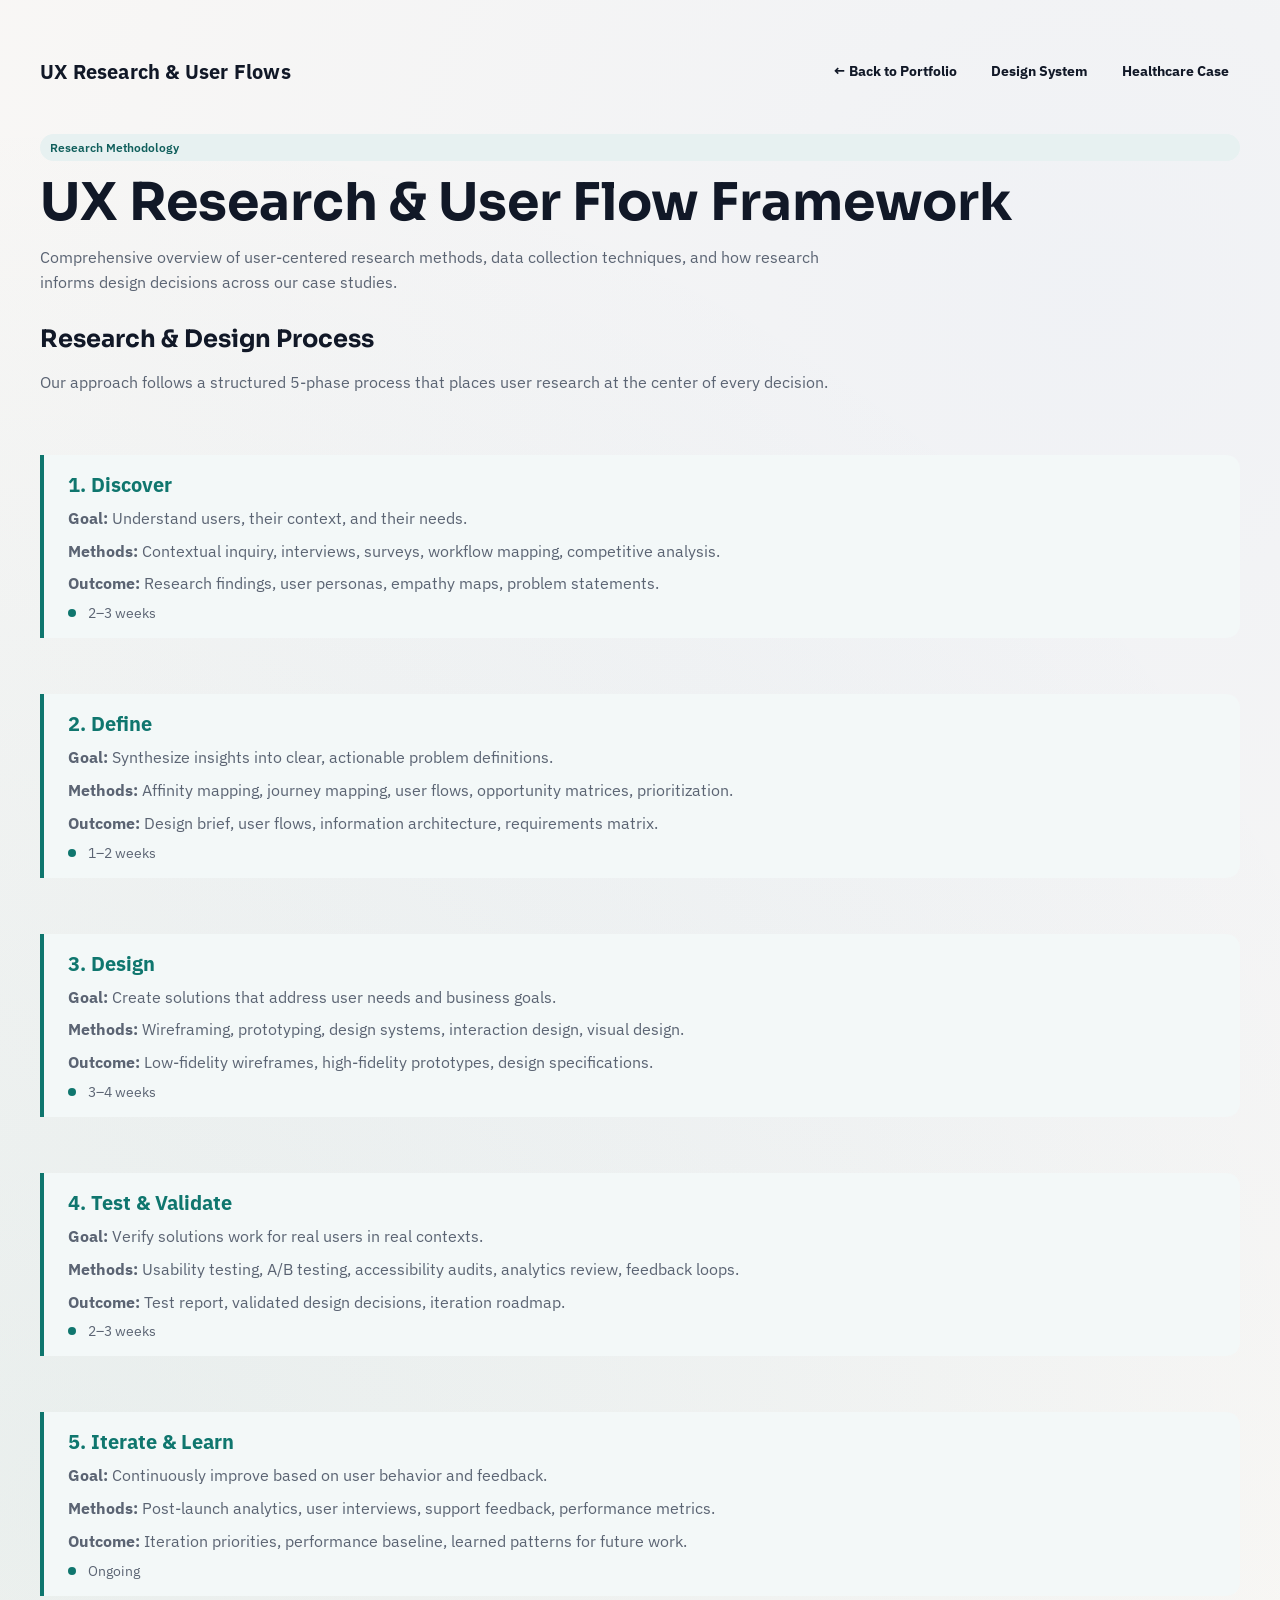
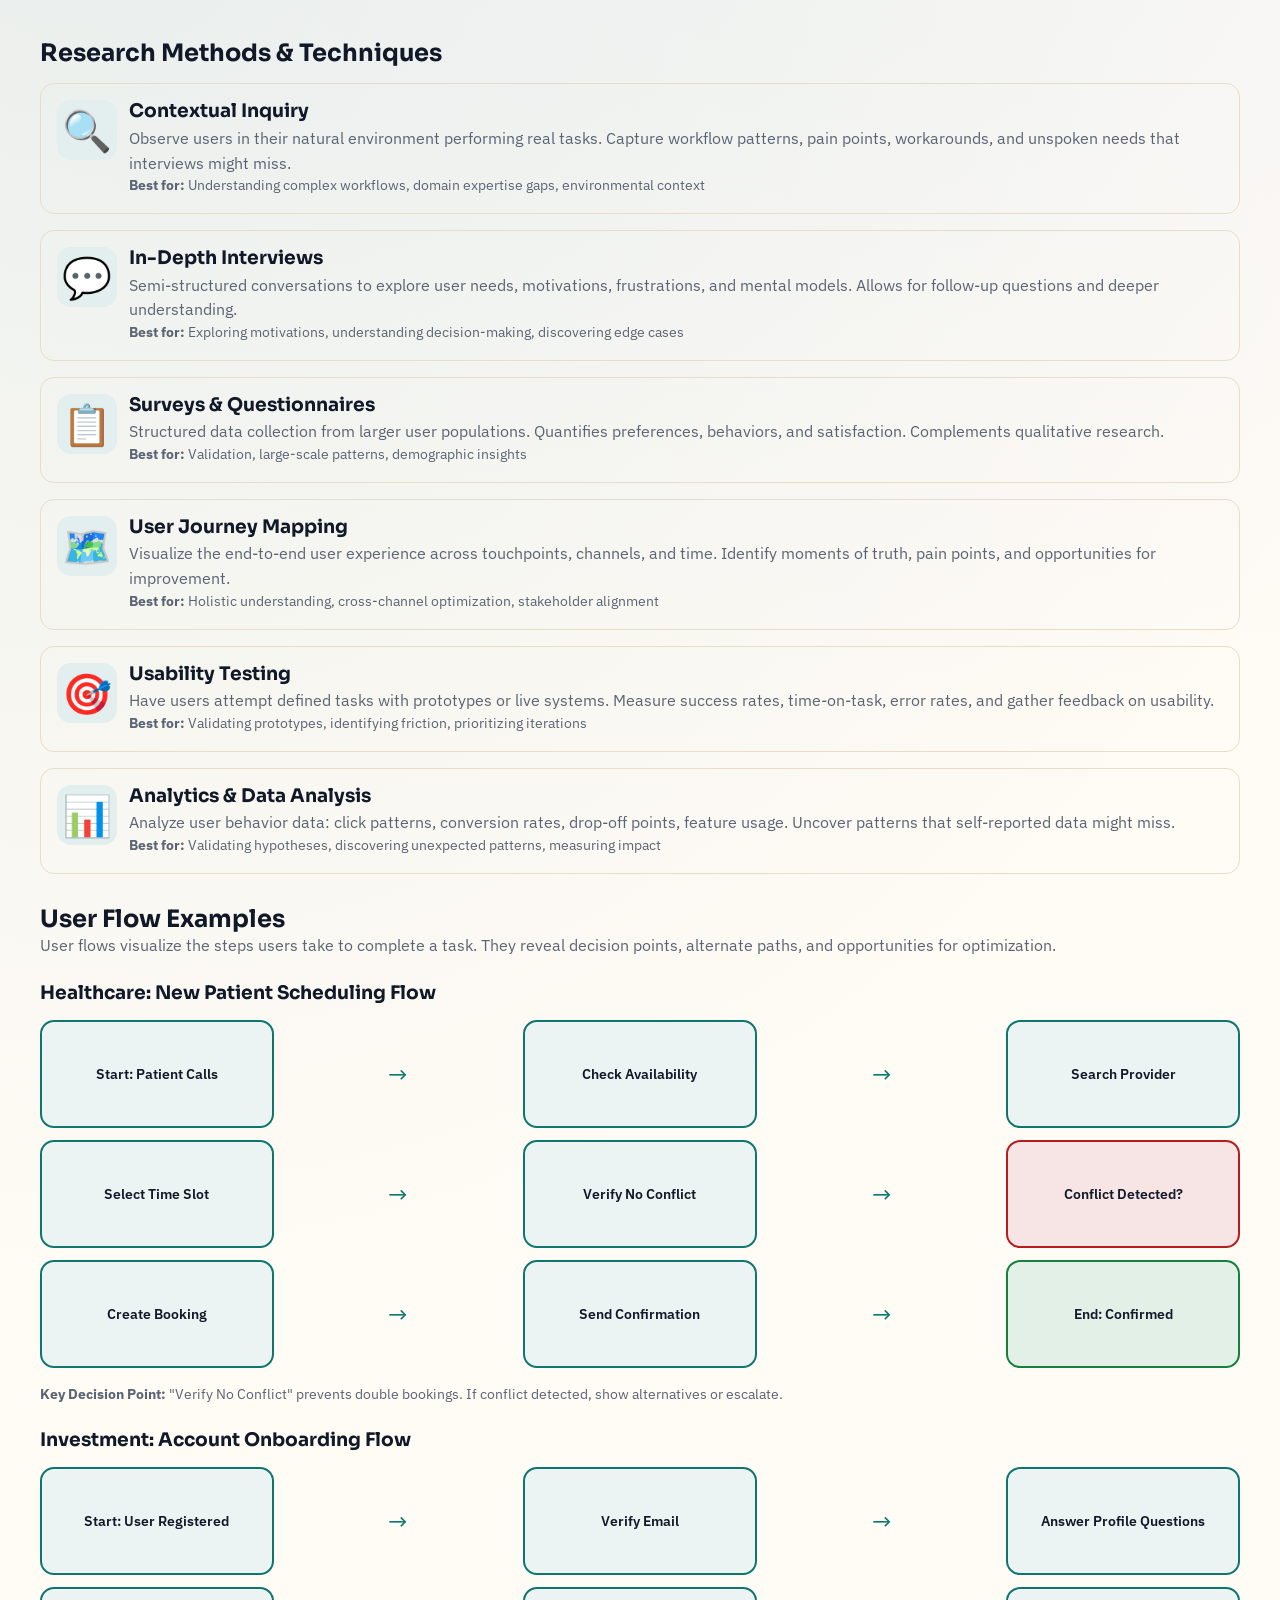
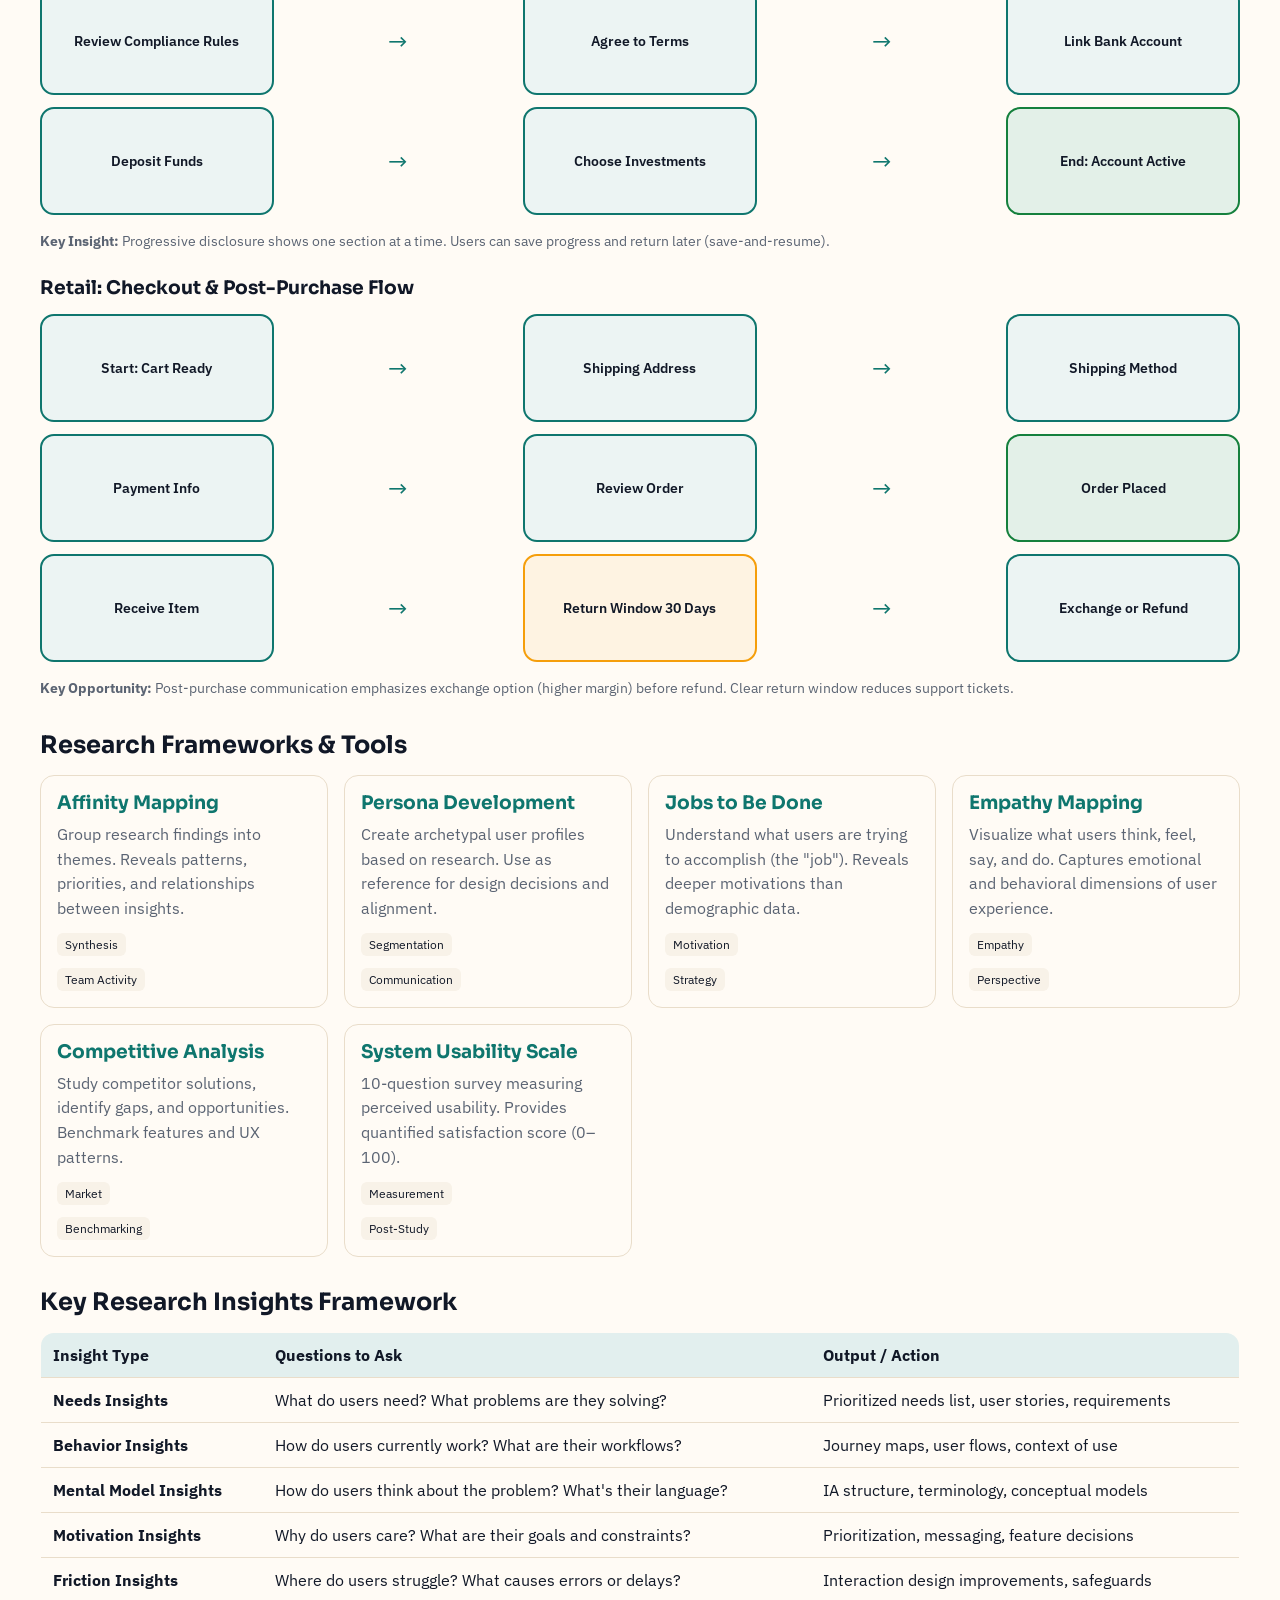
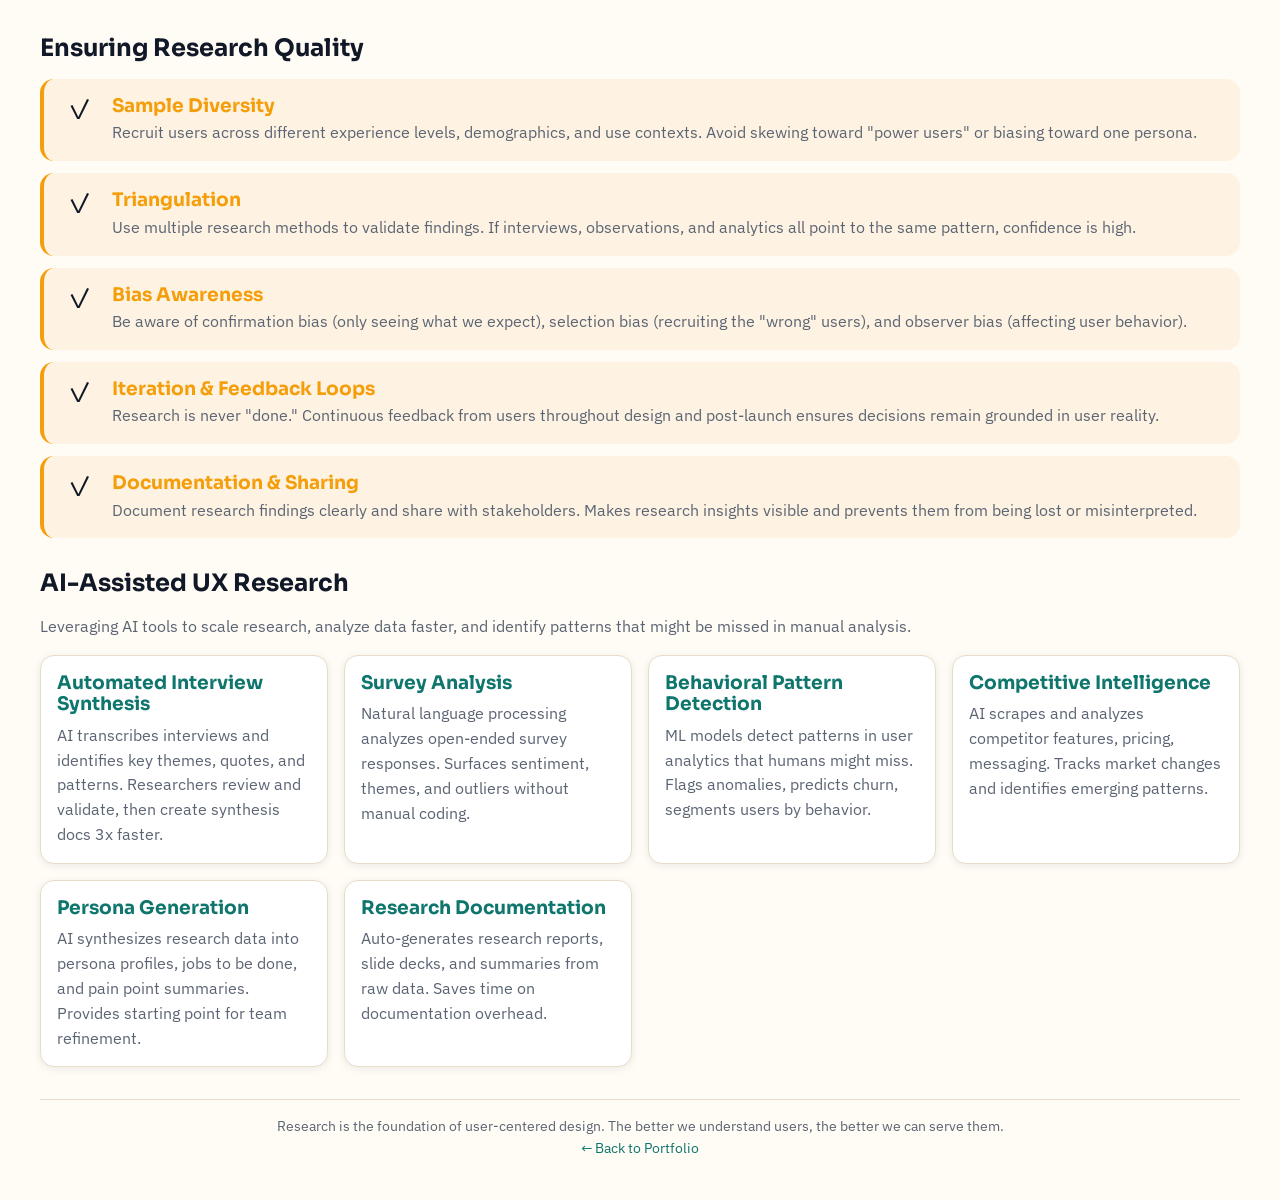
<file: research-and-flows.html>
<!doctype html>
<html lang="en">
  <head>
    <meta charset="UTF-8" />
    <meta name="viewport" content="width=device-width, initial-scale=1.0" />
    <meta name="description" content="UX Research Methodology and User Flow documentation. Learn about the research frameworks, tools, and processes used to validate user-centered design decisions." />
    <title>UX Research & User Flows</title>
    <link rel="stylesheet" href="./domain-ui-themes.css" />
    <style>
      .research-container {
        display: grid;
        gap: var(--space-6);
      }

      .method-card {
        border: 1px solid var(--border);
        border-radius: var(--radius-md);
        padding: var(--space-4);
        display: grid;
        grid-template-columns: auto 1fr;
        gap: var(--space-3);
      }

      .method-icon {
        font-size: 40px;
        width: 60px;
        height: 60px;
        display: flex;
        align-items: center;
        justify-content: center;
        background: color-mix(in srgb, var(--primary) 12%, white);
        border-radius: var(--radius-md);
        flex-shrink: 0;
      }

      .method-content h3 {
        margin: 0 0 var(--space-1) 0;
      }

      .research-phase {
        border-left: 4px solid var(--primary);
        padding: var(--space-4);
        padding-left: var(--space-5);
        background: color-mix(in srgb, var(--primary) 5%, white);
        border-radius: 0 var(--radius-md) var(--radius-md) 0;
        margin: var(--space-3) 0;
      }

      .phase-title {
        font-size: var(--text-lg);
        font-weight: 700;
        color: var(--primary);
        margin: 0 0 var(--space-2) 0;
      }

      .phase-content {
        display: grid;
        gap: var(--space-2);
      }

      .phase-timeline {
        display: flex;
        gap: var(--space-3);
        align-items: center;
        flex-wrap: wrap;
        font-size: var(--text-sm);
        color: var(--muted);
      }

      .timeline-dot {
        width: 8px;
        height: 8px;
        background: var(--primary);
        border-radius: 50%;
      }

      .flow-box {
        border: 2px solid var(--primary);
        border-radius: var(--radius-md);
        padding: var(--space-3);
        text-align: center;
        background: color-mix(in srgb, var(--primary) 8%, white);
        font-weight: 600;
        font-size: var(--text-sm);
        min-height: 80px;
        display: flex;
        align-items: center;
        justify-content: center;
      }

      .arrow {
        display: flex;
        align-items: center;
        justify-content: center;
        font-size: 24px;
        color: var(--primary);
        min-width: 40px;
      }

      .user-flow {
        display: grid;
        gap: var(--space-3);
        margin: var(--space-4) 0;
      }

      .flow-row {
        display: grid;
        grid-template-columns: repeat(auto-fit, minmax(120px, 1fr));
        gap: var(--space-2);
        align-items: center;
      }

      .research-matrix {
        width: 100%;
        border-collapse: collapse;
        margin: var(--space-4) 0;
        border: 1px solid var(--border);
        border-radius: var(--radius-md);
        overflow: hidden;
      }

      .research-matrix thead {
        background: color-mix(in srgb, var(--primary) 12%, white);
        font-weight: 700;
      }

      .research-matrix th,
      .research-matrix td {
        padding: var(--space-3);
        text-align: left;
        border-bottom: 1px solid var(--border);
      }

      .research-matrix tbody tr:hover {
        background: color-mix(in srgb, var(--primary) 5%, white);
      }

      .insight-box {
        display: grid;
        grid-template-columns: 40px 1fr;
        gap: var(--space-3);
        padding: var(--space-4);
        background: color-mix(in srgb, var(--accent) 12%, white);
        border-left: 4px solid var(--accent);
        border-radius: var(--radius-md);
        margin: var(--space-3) 0;
      }

      .insight-icon {
        font-size: 28px;
        text-align: center;
        line-height: 1;
      }

      .insight-content h3 {
        margin: 0 0 var(--space-1) 0;
        color: var(--accent);
      }

      .tool-grid {
        display: grid;
        grid-template-columns: repeat(auto-fit, minmax(250px, 1fr));
        gap: var(--space-4);
        margin: var(--space-4) 0;
      }

      .tool-card {
        border: 1px solid var(--border);
        border-radius: var(--radius-md);
        padding: var(--space-4);
        display: grid;
        gap: var(--space-2);
      }

      .tool-card h3 {
        margin: 0;
        color: var(--primary);
      }

      .tool-card .tag {
        display: inline-block;
        background: var(--surface-2);
        padding: 4px 8px;
        border-radius: var(--radius-xs);
        font-size: var(--text-xs);
        margin-top: var(--space-1);
        width: fit-content;
      }

      .decision-tree {
        border: 1px solid var(--border);
        border-radius: var(--radius-md);
        padding: var(--space-4);
        background: var(--surface-2);
        font-family: 'IBM Plex Mono', monospace;
        font-size: var(--text-sm);
        overflow-x: auto;
        line-height: 1.8;
      }

      @media (max-width: 768px) {
        .method-card {
          grid-template-columns: 1fr;
        }

        .method-icon {
          width: 100%;
        }

        .flow-row {
          grid-template-columns: 1fr;
        }

        .arrow {
          transform: rotate(90deg);
        }
      }
    </style>
  </head>
  <body class="theme-investment">
    <a href="#main-content" class="skip-link">Skip to main content</a>

    <main id="main-content" class="ui-shell">
      <header class="site-nav" role="banner">
        <div class="brand">UX Research & User Flows</div>
        <nav class="nav-links" aria-label="Main navigation">
          <a href="./index.html">← Back to Portfolio</a>
          <a href="./design-system.html">Design System</a>
          <a href="./case-study-healthcare.html">Healthcare Case</a>
        </nav>
      </header>

      <section class="hero">
        <span class="ui-pill">Research Methodology</span>
        <h1>UX Research &amp; User Flow Framework</h1>
        <p>
          Comprehensive overview of user-centered research methods, data collection techniques, and how research informs design decisions across our case studies.
        </p>
      </section>

      <!-- Research Phases -->
      <section class="research-container">
        <div>
          <h2 style="margin-bottom: var(--space-4);">Research & Design Process</h2>
          <p style="margin-bottom: var(--space-4);">
            Our approach follows a structured 5-phase process that places user research at the center of every decision.
          </p>
        </div>

        <div class="research-phase">
          <div class="phase-title">1. Discover</div>
          <div class="phase-content">
            <p><strong>Goal:</strong> Understand users, their context, and their needs.</p>
            <p><strong>Methods:</strong> Contextual inquiry, interviews, surveys, workflow mapping, competitive analysis.</p>
            <p><strong>Outcome:</strong> Research findings, user personas, empathy maps, problem statements.</p>
            <div class="phase-timeline">
              <span class="timeline-dot"></span> <span>2–3 weeks</span>
            </div>
          </div>
        </div>

        <div class="research-phase">
          <div class="phase-title">2. Define</div>
          <div class="phase-content">
            <p><strong>Goal:</strong> Synthesize insights into clear, actionable problem definitions.</p>
            <p><strong>Methods:</strong> Affinity mapping, journey mapping, user flows, opportunity matrices, prioritization.</p>
            <p><strong>Outcome:</strong> Design brief, user flows, information architecture, requirements matrix.</p>
            <div class="phase-timeline">
              <span class="timeline-dot"></span> <span>1–2 weeks</span>
            </div>
          </div>
        </div>

        <div class="research-phase">
          <div class="phase-title">3. Design</div>
          <div class="phase-content">
            <p><strong>Goal:</strong> Create solutions that address user needs and business goals.</p>
            <p><strong>Methods:</strong> Wireframing, prototyping, design systems, interaction design, visual design.</p>
            <p><strong>Outcome:</strong> Low-fidelity wireframes, high-fidelity prototypes, design specifications.</p>
            <div class="phase-timeline">
              <span class="timeline-dot"></span> <span>3–4 weeks</span>
            </div>
          </div>
        </div>

        <div class="research-phase">
          <div class="phase-title">4. Test & Validate</div>
          <div class="phase-content">
            <p><strong>Goal:</strong> Verify solutions work for real users in real contexts.</p>
            <p><strong>Methods:</strong> Usability testing, A/B testing, accessibility audits, analytics review, feedback loops.</p>
            <p><strong>Outcome:</strong> Test report, validated design decisions, iteration roadmap.</p>
            <div class="phase-timeline">
              <span class="timeline-dot"></span> <span>2–3 weeks</span>
            </div>
          </div>
        </div>

        <div class="research-phase">
          <div class="phase-title">5. Iterate & Learn</div>
          <div class="phase-content">
            <p><strong>Goal:</strong> Continuously improve based on user behavior and feedback.</p>
            <p><strong>Methods:</strong> Post-launch analytics, user interviews, support feedback, performance metrics.</p>
            <p><strong>Outcome:</strong> Iteration priorities, performance baseline, learned patterns for future work.</p>
            <div class="phase-timeline">
              <span class="timeline-dot"></span> <span>Ongoing</span>
            </div>
          </div>
        </div>
      </section>

      <!-- Research Methods -->
      <section>
        <h2 style="margin: var(--space-6) 0 var(--space-4) 0;">Research Methods & Techniques</h2>

        <div style="display: grid; gap: var(--space-4);">
          <div class="method-card">
            <div class="method-icon">🔍</div>
            <div class="method-content">
              <h3>Contextual Inquiry</h3>
              <p>
                Observe users in their natural environment performing real tasks. Capture workflow patterns, pain points, workarounds, and unspoken needs that interviews might miss.
              </p>
              <p style="font-size: var(--text-sm); color: var(--muted); margin: 0;">
                <strong>Best for:</strong> Understanding complex workflows, domain expertise gaps, environmental context
              </p>
            </div>
          </div>

          <div class="method-card">
            <div class="method-icon">💬</div>
            <div class="method-content">
              <h3>In-Depth Interviews</h3>
              <p>
                Semi-structured conversations to explore user needs, motivations, frustrations, and mental models. Allows for follow-up questions and deeper understanding.
              </p>
              <p style="font-size: var(--text-sm); color: var(--muted); margin: 0;">
                <strong>Best for:</strong> Exploring motivations, understanding decision-making, discovering edge cases
              </p>
            </div>
          </div>

          <div class="method-card">
            <div class="method-icon">📋</div>
            <div class="method-content">
              <h3>Surveys & Questionnaires</h3>
              <p>
                Structured data collection from larger user populations. Quantifies preferences, behaviors, and satisfaction. Complements qualitative research.
              </p>
              <p style="font-size: var(--text-sm); color: var(--muted); margin: 0;">
                <strong>Best for:</strong> Validation, large-scale patterns, demographic insights
              </p>
            </div>
          </div>

          <div class="method-card">
            <div class="method-icon">🗺️</div>
            <div class="method-content">
              <h3>User Journey Mapping</h3>
              <p>
                Visualize the end-to-end user experience across touchpoints, channels, and time. Identify moments of truth, pain points, and opportunities for improvement.
              </p>
              <p style="font-size: var(--text-sm); color: var(--muted); margin: 0;">
                <strong>Best for:</strong> Holistic understanding, cross-channel optimization, stakeholder alignment
              </p>
            </div>
          </div>

          <div class="method-card">
            <div class="method-icon">🎯</div>
            <div class="method-content">
              <h3>Usability Testing</h3>
              <p>
                Have users attempt defined tasks with prototypes or live systems. Measure success rates, time-on-task, error rates, and gather feedback on usability.
              </p>
              <p style="font-size: var(--text-sm); color: var(--muted); margin: 0;">
                <strong>Best for:</strong> Validating prototypes, identifying friction, prioritizing iterations
              </p>
            </div>
          </div>

          <div class="method-card">
            <div class="method-icon">📊</div>
            <div class="method-content">
              <h3>Analytics & Data Analysis</h3>
              <p>
                Analyze user behavior data: click patterns, conversion rates, drop-off points, feature usage. Uncover patterns that self-reported data might miss.
              </p>
              <p style="font-size: var(--text-sm); color: var(--muted); margin: 0;">
                <strong>Best for:</strong> Validating hypotheses, discovering unexpected patterns, measuring impact
              </p>
            </div>
          </div>
        </div>
      </section>

      <!-- User Flow Examples -->
      <section style="margin: var(--space-6) 0;">
        <h2>User Flow Examples</h2>
        <p style="margin-bottom: var(--space-4);">
          User flows visualize the steps users take to complete a task. They reveal decision points, alternate paths, and opportunities for optimization.
        </p>

        <!-- Healthcare Flow -->
        <div style="margin: var(--space-5) 0;">
          <h3 style="margin-bottom: var(--space-3);">Healthcare: New Patient Scheduling Flow</h3>

          <div class="user-flow">
            <div class="flow-row">
              <div class="flow-box">Start: Patient Calls</div>
              <div class="arrow">→</div>
              <div class="flow-box">Check Availability</div>
              <div class="arrow">→</div>
              <div class="flow-box">Search Provider</div>
            </div>

            <div class="flow-row">
              <div class="flow-box">Select Time Slot</div>
              <div class="arrow">→</div>
              <div class="flow-box">Verify No Conflict</div>
              <div class="arrow">→</div>
              <div class="flow-box" style="border-color: var(--negative); background: color-mix(in srgb, var(--negative) 12%, white);">
                Conflict Detected?
              </div>
            </div>

            <div class="flow-row">
              <div class="flow-box">Create Booking</div>
              <div class="arrow">→</div>
              <div class="flow-box">Send Confirmation</div>
              <div class="arrow">→</div>
              <div class="flow-box" style="border-color: var(--positive); background: color-mix(in srgb, var(--positive) 12%, white);">
                End: Confirmed
              </div>
            </div>
          </div>

          <p style="font-size: var(--text-sm); color: var(--muted); margin: 0;">
            <strong>Key Decision Point:</strong> "Verify No Conflict" prevents double bookings. If conflict detected, show alternatives or escalate.
          </p>
        </div>

        <!-- Investment Flow -->
        <div style="margin: var(--space-5) 0;">
          <h3 style="margin-bottom: var(--space-3);">Investment: Account Onboarding Flow</h3>

          <div class="user-flow">
            <div class="flow-row">
              <div class="flow-box">Start: User Registered</div>
              <div class="arrow">→</div>
              <div class="flow-box">Verify Email</div>
              <div class="arrow">→</div>
              <div class="flow-box">Answer Profile Questions</div>
            </div>

            <div class="flow-row">
              <div class="flow-box">Review Compliance Rules</div>
              <div class="arrow">→</div>
              <div class="flow-box">Agree to Terms</div>
              <div class="arrow">→</div>
              <div class="flow-box">Link Bank Account</div>
            </div>

            <div class="flow-row">
              <div class="flow-box">Deposit Funds</div>
              <div class="arrow">→</div>
              <div class="flow-box">Choose Investments</div>
              <div class="arrow">→</div>
              <div class="flow-box" style="border-color: var(--positive); background: color-mix(in srgb, var(--positive) 12%, white);">
                End: Account Active
              </div>
            </div>
          </div>

          <p style="font-size: var(--text-sm); color: var(--muted); margin: 0;">
            <strong>Key Insight:</strong> Progressive disclosure shows one section at a time. Users can save progress and return later (save-and-resume).
          </p>
        </div>

        <!-- Retail Flow -->
        <div style="margin: var(--space-5) 0;">
          <h3 style="margin-bottom: var(--space-3);">Retail: Checkout & Post-Purchase Flow</h3>

          <div class="user-flow">
            <div class="flow-row">
              <div class="flow-box">Start: Cart Ready</div>
              <div class="arrow">→</div>
              <div class="flow-box">Shipping Address</div>
              <div class="arrow">→</div>
              <div class="flow-box">Shipping Method</div>
            </div>

            <div class="flow-row">
              <div class="flow-box">Payment Info</div>
              <div class="arrow">→</div>
              <div class="flow-box">Review Order</div>
              <div class="arrow">→</div>
              <div class="flow-box" style="border-color: var(--positive); background: color-mix(in srgb, var(--positive) 12%, white);">
                Order Placed
              </div>
            </div>

            <div class="flow-row">
              <div class="flow-box">Receive Item</div>
              <div class="arrow">→</div>
              <div class="flow-box" style="border-color: var(--accent); background: color-mix(in srgb, var(--accent) 12%, white);">
                Return Window 30 Days
              </div>
              <div class="arrow">→</div>
              <div class="flow-box">Exchange or Refund</div>
            </div>
          </div>

          <p style="font-size: var(--text-sm); color: var(--muted); margin: 0;">
            <strong>Key Opportunity:</strong> Post-purchase communication emphasizes exchange option (higher margin) before refund. Clear return window reduces support tickets.
          </p>
        </div>
      </section>

      <!-- Research Frameworks -->
      <section style="margin: var(--space-6) 0;">
        <h2>Research Frameworks & Tools</h2>

        <div class="tool-grid">
          <div class="tool-card">
            <h3>Affinity Mapping</h3>
            <p>
              Group research findings into themes. Reveals patterns, priorities, and relationships between insights.
            </p>
            <div class="tag">Synthesis</div>
            <div class="tag">Team Activity</div>
          </div>

          <div class="tool-card">
            <h3>Persona Development</h3>
            <p>
              Create archetypal user profiles based on research. Use as reference for design decisions and alignment.
            </p>
            <div class="tag">Segmentation</div>
            <div class="tag">Communication</div>
          </div>

          <div class="tool-card">
            <h3>Jobs to Be Done</h3>
            <p>
              Understand what users are trying to accomplish (the "job"). Reveals deeper motivations than demographic data.
            </p>
            <div class="tag">Motivation</div>
            <div class="tag">Strategy</div>
          </div>

          <div class="tool-card">
            <h3>Empathy Mapping</h3>
            <p>
              Visualize what users think, feel, say, and do. Captures emotional and behavioral dimensions of user experience.
            </p>
            <div class="tag">Empathy</div>
            <div class="tag">Perspective</div>
          </div>

          <div class="tool-card">
            <h3>Competitive Analysis</h3>
            <p>
              Study competitor solutions, identify gaps, and opportunities. Benchmark features and UX patterns.
            </p>
            <div class="tag">Market</div>
            <div class="tag">Benchmarking</div>
          </div>

          <div class="tool-card">
            <h3>System Usability Scale</h3>
            <p>
              10-question survey measuring perceived usability. Provides quantified satisfaction score (0–100).
            </p>
            <div class="tag">Measurement</div>
            <div class="tag">Post-Study</div>
          </div>
        </div>
      </section>

      <!-- Key Insights -->
      <section style="margin: var(--space-6) 0;">
        <h2>Key Research Insights Framework</h2>

        <table class="research-matrix">
          <thead>
            <tr>
              <th>Insight Type</th>
              <th>Questions to Ask</th>
              <th>Output / Action</th>
            </tr>
          </thead>
          <tbody>
            <tr>
              <td><strong>Needs Insights</strong></td>
              <td>What do users need? What problems are they solving?</td>
              <td>Prioritized needs list, user stories, requirements</td>
            </tr>
            <tr>
              <td><strong>Behavior Insights</strong></td>
              <td>How do users currently work? What are their workflows?</td>
              <td>Journey maps, user flows, context of use</td>
            </tr>
            <tr>
              <td><strong>Mental Model Insights</strong></td>
              <td>How do users think about the problem? What's their language?</td>
              <td>IA structure, terminology, conceptual models</td>
            </tr>
            <tr>
              <td><strong>Motivation Insights</strong></td>
              <td>Why do users care? What are their goals and constraints?</td>
              <td>Prioritization, messaging, feature decisions</td>
            </tr>
            <tr>
              <td><strong>Friction Insights</strong></td>
              <td>Where do users struggle? What causes errors or delays?</td>
              <td>Interaction design improvements, safeguards</td>
            </tr>
          </tbody>
        </table>
      </section>

      <!-- Research Data Quality -->
      <section style="margin: var(--space-6) 0;">
        <h2 style="margin-bottom: var(--space-4);">Ensuring Research Quality</h2>

        <div class="insight-box">
          <div class="insight-icon">✓</div>
          <div class="insight-content">
            <h3>Sample Diversity</h3>
            <p>
              Recruit users across different experience levels, demographics, and use contexts. Avoid skewing toward "power users" or biasing toward one persona.
            </p>
          </div>
        </div>

        <div class="insight-box">
          <div class="insight-icon">✓</div>
          <div class="insight-content">
            <h3>Triangulation</h3>
            <p>
              Use multiple research methods to validate findings. If interviews, observations, and analytics all point to the same pattern, confidence is high.
            </p>
          </div>
        </div>

        <div class="insight-box">
          <div class="insight-icon">✓</div>
          <div class="insight-content">
            <h3>Bias Awareness</h3>
            <p>
              Be aware of confirmation bias (only seeing what we expect), selection bias (recruiting the "wrong" users), and observer bias (affecting user behavior).
            </p>
          </div>
        </div>

        <div class="insight-box">
          <div class="insight-icon">✓</div>
          <div class="insight-content">
            <h3>Iteration & Feedback Loops</h3>
            <p>
              Research is never "done." Continuous feedback from users throughout design and post-launch ensures decisions remain grounded in user reality.
            </p>
          </div>
        </div>

        <div class="insight-box">
          <div class="insight-icon">✓</div>
          <div class="insight-content">
            <h3>Documentation & Sharing</h3>
            <p>
              Document research findings clearly and share with stakeholders. Makes research insights visible and prevents them from being lost or misinterpreted.
            </p>
          </div>
        </div>
      </section>

      <!-- AI in Research -->
      <section style="margin: var(--space-6) 0 0 0;">
        <h2 style="margin-bottom: var(--space-4);">AI-Assisted UX Research</h2>
        <p style="margin-bottom: var(--space-4);">
          Leveraging AI tools to scale research, analyze data faster, and identify patterns that might be missed in manual analysis.
        </p>

        <div style="display: grid; grid-template-columns: repeat(auto-fit, minmax(250px, 1fr)); gap: var(--space-4);">
          <div class="ui-card" style="padding: var(--space-4);">
            <h3 style="margin: 0 0 var(--space-2) 0; color: var(--primary);">Automated Interview Synthesis</h3>
            <p>
              AI transcribes interviews and identifies key themes, quotes, and patterns. Researchers review and validate, then create synthesis docs 3x faster.
            </p>
          </div>

          <div class="ui-card" style="padding: var(--space-4);">
            <h3 style="margin: 0 0 var(--space-2) 0; color: var(--primary);">Survey Analysis</h3>
            <p>
              Natural language processing analyzes open-ended survey responses. Surfaces sentiment, themes, and outliers without manual coding.
            </p>
          </div>

          <div class="ui-card" style="padding: var(--space-4);">
            <h3 style="margin: 0 0 var(--space-2) 0; color: var(--primary);">Behavioral Pattern Detection</h3>
            <p>
              ML models detect patterns in user analytics that humans might miss. Flags anomalies, predicts churn, segments users by behavior.
            </p>
          </div>

          <div class="ui-card" style="padding: var(--space-4);">
            <h3 style="margin: 0 0 var(--space-2) 0; color: var(--primary);">Competitive Intelligence</h3>
            <p>
              AI scrapes and analyzes competitor features, pricing, messaging. Tracks market changes and identifies emerging patterns.
            </p>
          </div>

          <div class="ui-card" style="padding: var(--space-4);">
            <h3 style="margin: 0 0 var(--space-2) 0; color: var(--primary);">Persona Generation</h3>
            <p>
              AI synthesizes research data into persona profiles, jobs to be done, and pain point summaries. Provides starting point for team refinement.
            </p>
          </div>

          <div class="ui-card" style="padding: var(--space-4);">
            <h3 style="margin: 0 0 var(--space-2) 0; color: var(--primary);">Research Documentation</h3>
            <p>
              Auto-generates research reports, slide decks, and summaries from raw data. Saves time on documentation overhead.
            </p>
          </div>
        </div>
      </section>

      <section style="margin-top: var(--space-6); padding-top: var(--space-4); border-top: 1px solid var(--border); text-align: center;">
        <p style="color: var(--muted); font-size: var(--text-sm);">
          Research is the foundation of user-centered design. The better we understand users, the better we can serve them.<br />
          <a href="./index.html" style="color: var(--primary); text-decoration: none;">← Back to Portfolio</a>
        </p>
      </section>
    </main>
  </body>
</html>
</file>
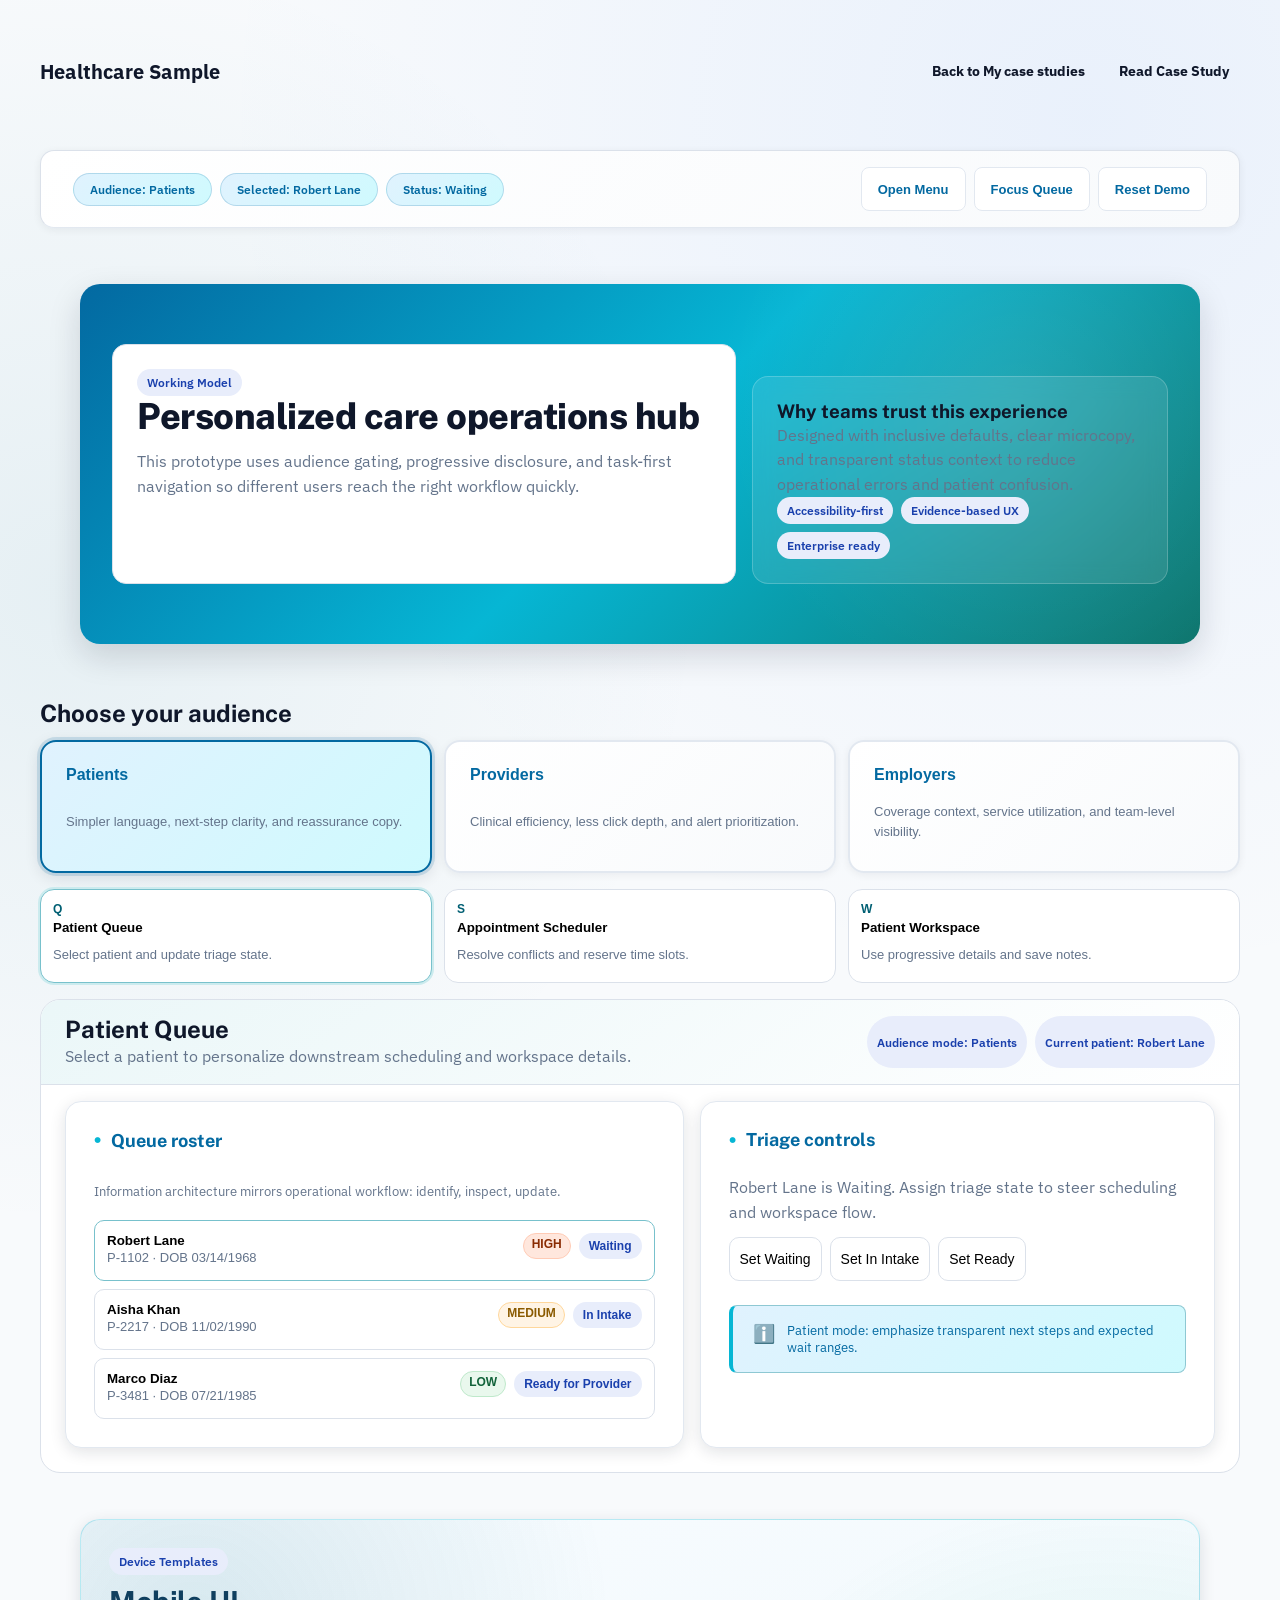
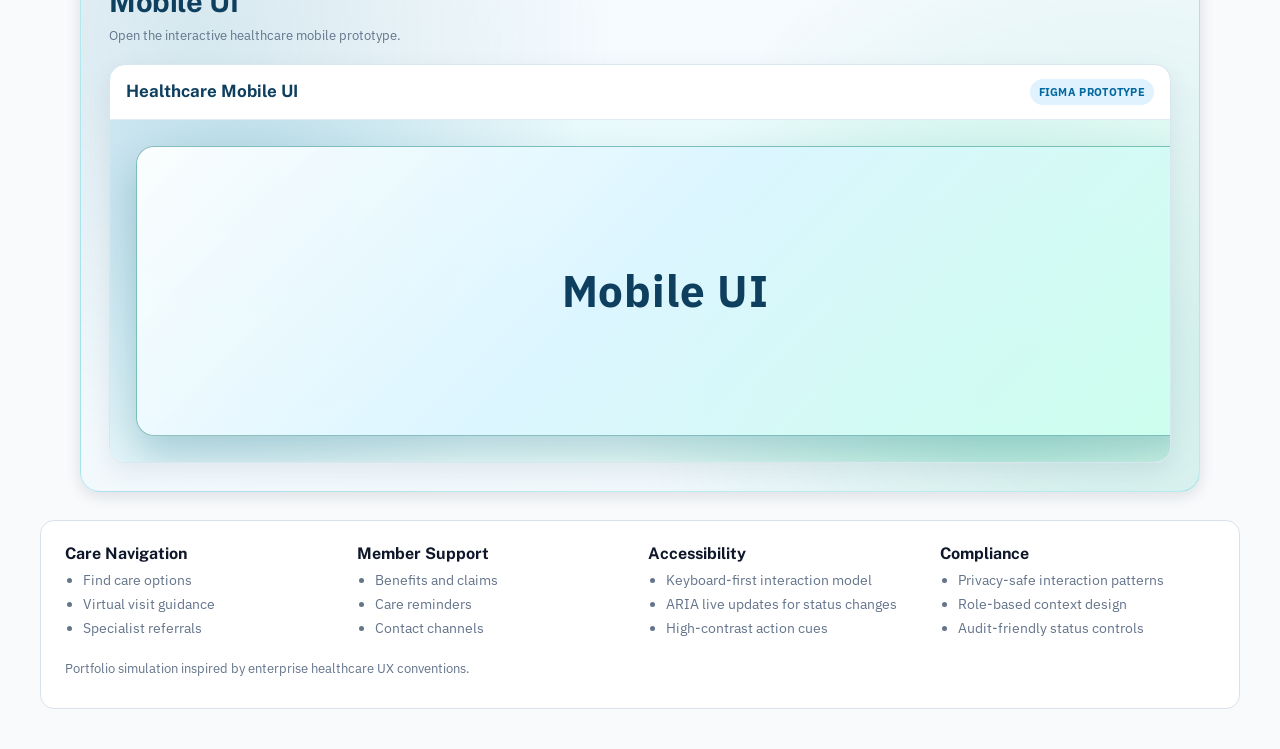
<file: sample-healthcare.html>
<!doctype html>
<html lang="en" class="theme-healthcare">
  <head>
    <meta charset="UTF-8" />
    <meta name="viewport" content="width=device-width, initial-scale=1.0" />
    <title>Sample Work - Healthcare</title>
    <link rel="stylesheet" href="./domain-ui-themes.css" />
  </head>
  <body>
    <a class="skip-link" href="#mainExperience">Skip to patient operations</a>

    <main class="ui-shell health-shell">
      <header class="site-nav">
        <div class="brand">Healthcare Sample</div>
        <nav class="nav-links" aria-label="Page navigation">
          <a href="./index.html">Back to My case studies</a>
          <a href="./case-study-healthcare.html">Read Case Study</a>
        </nav>
      </header>

      <section class="utility-bar" aria-label="Persistent utility bar">
        <div class="utility-left">
          <span class="utility-chip" id="audienceChip">Audience: Patients</span>
          <span class="utility-chip" id="utilityPatientChip">Selected: Robert Lane</span>
          <span class="utility-chip" id="utilityStatusChip">Status: Waiting</span>
        </div>
        <div class="utility-right">
          <button class="utility-button" id="megaMenuToggle" type="button" aria-expanded="false" aria-controls="megaMenuPanel">Open Menu</button>
          <button class="utility-button" id="focusQueueBtn" type="button">Focus Queue</button>
          <button class="utility-button" id="resetDemoBtn" type="button">Reset Demo</button>
        </div>
      </section>

      <section id="megaMenuPanel" class="mega-menu" aria-label="Mega menu navigation">
        <div class="mega-grid">
          <article class="mega-col">
            <h3>Find Care</h3>
            <button type="button" data-spoke-jump="queue">Patient Queue and triage</button>
            <button type="button" data-spoke-jump="scheduler">Appointment slots</button>
            <button type="button" data-spoke-jump="workspace">Care workspace</button>
          </article>
          <article class="mega-col">
            <h3>Support</h3>
            <button type="button" data-audience="Patients">Patients guidance</button>
            <button type="button" data-audience="Providers">Providers workflow</button>
            <button type="button" data-audience="Employers">Employers oversight</button>
          </article>
          <article class="mega-col">
            <h3>Trust Center</h3>
            <p class="microcopy">HIPAA-aware design, keyboard-first controls, and plain-language guidance for safer care delivery.</p>
            <p class="microcopy">This is a portfolio simulation for enterprise healthcare UX patterns.</p>
          </article>
        </div>
      </section>

      <section class="hero-z">
        <article class="hero-main">
          <span class="ui-pill">Working Model</span>
          <h1>Personalized care operations hub</h1>
          <p>
            This prototype uses audience gating, progressive disclosure, and task-first navigation so different users reach the right workflow quickly.
          </p>
        </article>
        <aside class="hero-reassure" aria-label="Brand reassurance">
          <h3>Why teams trust this experience</h3>
          <p>
            Designed with inclusive defaults, clear microcopy, and transparent status context to reduce operational errors and patient confusion.
          </p>
          <div class="row-badges">
            <span class="ui-pill">Accessibility-first</span>
            <span class="ui-pill">Evidence-based UX</span>
            <span class="ui-pill">Enterprise ready</span>
          </div>
        </aside>
      </section>

      <section class="audience-gate" aria-label="Audience gating">
        <h2>Choose your audience</h2>
        <div class="audience-options" role="radiogroup" aria-label="Audience options">
          <button class="audience-card" type="button" data-audience="Patients" aria-pressed="true">
            <strong>Patients</strong>
            <span class="microcopy">Simpler language, next-step clarity, and reassurance copy.</span>
          </button>
          <button class="audience-card" type="button" data-audience="Providers" aria-pressed="false">
            <strong>Providers</strong>
            <span class="microcopy">Clinical efficiency, less click depth, and alert prioritization.</span>
          </button>
          <button class="audience-card" type="button" data-audience="Employers" aria-pressed="false">
            <strong>Employers</strong>
            <span class="microcopy">Coverage context, service utilization, and team-level visibility.</span>
          </button>
        </div>
      </section>

      <section class="task-rail" aria-label="Above-the-fold task rail">
        <button type="button" data-spoke="queue" aria-pressed="true">
          <span class="icon-label">Q</span>
          <strong>Patient Queue</strong>
          <span class="microcopy">Select patient and update triage state.</span>
        </button>
        <button type="button" data-spoke="scheduler" aria-pressed="false">
          <span class="icon-label">S</span>
          <strong>Appointment Scheduler</strong>
          <span class="microcopy">Resolve conflicts and reserve time slots.</span>
        </button>
        <button type="button" data-spoke="workspace" aria-pressed="false">
          <span class="icon-label">W</span>
          <strong>Patient Workspace</strong>
          <span class="microcopy">Use progressive details and save notes.</span>
        </button>
      </section>

      <section id="mainExperience" class="hub-and-spoke" aria-label="Hub and spoke operations model">
        <div class="hub-head">
          <div>
            <h2 id="hubTitle">Patient Queue</h2>
            <p id="hubContextText">Select a patient to personalize downstream scheduling and workspace details.</p>
          </div>
          <div class="row-badges">
            <span class="ui-pill" id="hubAudiencePill">Audience mode: Patients</span>
            <span class="ui-pill" id="hubPatientPill">Current patient: Robert Lane</span>
          </div>
        </div>

        <div class="hub-body">
          <section class="spoke is-visible" data-spoke-panel="queue">
            <div class="grid-two">
              <article class="panel">
                <h3>Queue roster</h3>
                <p class="microcopy">Information architecture mirrors operational workflow: identify, inspect, update.</p>
                <div class="patient-table" id="patientTable"></div>
              </article>

              <article class="panel">
                <h3>Triage controls</h3>
                <p id="queueContextLine">Select a patient to update status and care pathway.</p>
                <div class="action-row">
                  <button type="button" data-status="Waiting">Set Waiting</button>
                  <button type="button" data-status="In Intake">Set In Intake</button>
                  <button type="button" data-status="Ready for Provider">Set Ready</button>
                </div>
                <div class="info-alert" id="queueAudienceHint">Patient mode: emphasize transparent next steps and expected wait ranges.</div>
                <div class="live-region" aria-live="polite" id="queueLive"></div>
              </article>
            </div>
          </section>

          <section class="spoke" data-spoke-panel="scheduler">
            <div class="grid-two">
              <article class="panel">
                <h3>Slot board</h3>
                <p class="microcopy">Click a slot to schedule selected patient. Conflicts show prior to confirmation.</p>
                <div class="slot-list" id="slotList"></div>
              </article>

              <article class="panel">
                <h3>Contextual scheduling summary</h3>
                <p id="scheduleContextLine">No slot assigned yet.</p>
                <div class="ui-kpi">
                  <span class="ui-kpi-value" id="scheduledKpi">0</span>
                  <span class="ui-kpi-label">Newly scheduled visits</span>
                </div>
                <div class="info-alert" id="scheduleAudienceHint">Patient mode: display confidence language and appointment prep reminders.</div>
              </article>
            </div>
          </section>

          <section class="spoke" data-spoke-panel="workspace">
            <div class="grid-two">
              <article class="panel">
                <h3>Patient workspace</h3>
                <p id="workspaceContextLine">Personalized patient context appears here.</p>
                <details class="disclosure" open>
                  <summary>Intake checklist</summary>
                  <div class="disclosure-body check-list" id="taskChecklist"></div>
                </details>
                <details class="disclosure">
                  <summary>History and compliance</summary>
                  <div class="disclosure-body">
                    <p id="historyCopy">No history loaded yet.</p>
                  </div>
                </details>
              </article>

              <article class="panel">
                <h3>Notes and handoff</h3>
                <p class="microcopy">Progressive disclosure keeps advanced details optional while core tasks remain obvious.</p>
                <textarea id="workspaceNote" class="note-box" placeholder="Add note for cross-team handoff..."></textarea>
                <div class="action-row">
                  <button type="button" id="saveWorkspaceNote">Save note</button>
                </div>
                <div class="live-region" aria-live="polite" id="workspaceLive"></div>
              </article>
            </div>
          </section>
        </div>
      </section>

      <section class="device-templates" aria-label="Healthcare mobile and web UI templates">
        <div class="device-templates-head">
          <span class="ui-pill">Device Templates</span>
          <h2>Mobile UI</h2>
          <p class="microcopy">Open the interactive healthcare mobile prototype.</p>
        </div>

        <div class="device-template-grid">
          <article class="device-card mobile-card" aria-label="Mobile UI template">
            <div class="device-card-head">
              <h3>Healthcare Mobile UI</h3>
              <span class="device-badge">Figma prototype</span>
            </div>

            <div class="mobile-ui-link-wrap">
              <a
                class="mobile-ui-link"
                href="https://banjo-thud-73129812.figma.site/"
                target="_blank"
                rel="noopener noreferrer"
                aria-label="Open Healthcare mobile UI prototype"
              >
                Mobile UI
              </a>
            </div>
          </article>
        </div>
      </section>

      <footer class="health-footer" aria-label="Comprehensive footer">
        <div class="health-footer-grid">
          <section>
            <h4>Care Navigation</h4>
            <ul>
              <li>Find care options</li>
              <li>Virtual visit guidance</li>
              <li>Specialist referrals</li>
            </ul>
          </section>
          <section>
            <h4>Member Support</h4>
            <ul>
              <li>Benefits and claims</li>
              <li>Care reminders</li>
              <li>Contact channels</li>
            </ul>
          </section>
          <section>
            <h4>Accessibility</h4>
            <ul>
              <li>Keyboard-first interaction model</li>
              <li>ARIA live updates for status changes</li>
              <li>High-contrast action cues</li>
            </ul>
          </section>
          <section>
            <h4>Compliance</h4>
            <ul>
              <li>Privacy-safe interaction patterns</li>
              <li>Role-based context design</li>
              <li>Audit-friendly status controls</li>
            </ul>
          </section>
        </div>
        <p class="microcopy">Portfolio simulation inspired by enterprise healthcare UX conventions.</p>
      </footer>
    </main>

    <script>
      const seedPatients = [
        {
          id: 'P-1102',
          name: 'Robert Lane',
          dob: '03/14/1968',
          severity: 'high',
          status: 'Waiting',
          provider: 'Dr. Smith',
          history: 'Diabetes management follow-up; previous visit marked no-show risk medium.',
          tasks: [
            { id: 'insurance', label: 'Insurance verified', done: false },
            { id: 'vitals', label: 'Vitals captured', done: false },
            { id: 'consent', label: 'Consent signed', done: false }
          ],
          note: '',
          expanded: false
        },
        {
          id: 'P-2217',
          name: 'Aisha Khan',
          dob: '11/02/1990',
          severity: 'medium',
          status: 'In Intake',
          provider: 'Dr. Patel',
          history: 'Follow-up from urgent care; allergy review pending confirmation.',
          tasks: [
            { id: 'insurance', label: 'Insurance verified', done: true },
            { id: 'vitals', label: 'Vitals captured', done: true },
            { id: 'consent', label: 'Consent signed', done: false }
          ],
          note: '',
          expanded: false
        },
        {
          id: 'P-3481',
          name: 'Marco Diaz',
          dob: '07/21/1985',
          severity: 'low',
          status: 'Ready for Provider',
          provider: 'Dr. Nguyen',
          history: 'Routine preventive visit; intake complete and waiting in room B.',
          tasks: [
            { id: 'insurance', label: 'Insurance verified', done: true },
            { id: 'vitals', label: 'Vitals captured', done: true },
            { id: 'consent', label: 'Consent signed', done: true }
          ],
          note: '',
          expanded: false
        }
      ];

      const seedSlots = [
        { time: '09:00 AM', state: 'booked', label: 'Booked', patientId: null },
        { time: '09:30 AM', state: 'available', label: 'Available', patientId: null },
        { time: '10:00 AM', state: 'conflict', label: 'Conflict risk', patientId: null },
        { time: '10:30 AM', state: 'booked', label: 'Booked', patientId: null },
        { time: '11:00 AM', state: 'available', label: 'Available', patientId: null },
        { time: '11:30 AM', state: 'available', label: 'Available', patientId: null },
        { time: '01:00 PM', state: 'booked', label: 'Booked', patientId: null },
        { time: '01:30 PM', state: 'available', label: 'Available', patientId: null }
      ];

      let patients = JSON.parse(JSON.stringify(seedPatients));
      let slots = JSON.parse(JSON.stringify(seedSlots));
      let selectedPatientIndex = 0;

      const audienceCopy = {
        Patients: {
          queue: 'Patient mode: emphasize transparent next steps and expected wait ranges.',
          scheduler: 'Patient mode: display confidence language and appointment prep reminders.'
        },
        Providers: {
          queue: 'Provider mode: highlight triage urgency and handoff readiness in fewer clicks.',
          scheduler: 'Provider mode: prioritize conflicts and fast reassignment to available providers.'
        },
        Employers: {
          queue: 'Employer mode: summarize status with care progress indicators and operational visibility.',
          scheduler: 'Employer mode: show capacity patterns and throughput impact by schedule decisions.'
        }
      };

      const audienceChip = document.getElementById('audienceChip');
      const utilityPatientChip = document.getElementById('utilityPatientChip');
      const utilityStatusChip = document.getElementById('utilityStatusChip');
      const megaMenuToggle = document.getElementById('megaMenuToggle');
      const megaMenuPanel = document.getElementById('megaMenuPanel');
      const focusQueueBtn = document.getElementById('focusQueueBtn');
      const resetDemoBtn = document.getElementById('resetDemoBtn');

      const audienceButtons = Array.from(document.querySelectorAll('.audience-card'));
      const railButtons = Array.from(document.querySelectorAll('[data-spoke]'));
      const spokePanels = Array.from(document.querySelectorAll('[data-spoke-panel]'));
      const spokeJumpButtons = Array.from(document.querySelectorAll('[data-spoke-jump]'));
      const audienceQuickButtons = Array.from(document.querySelectorAll('#megaMenuPanel [data-audience]'));

      const hubTitle = document.getElementById('hubTitle');
      const hubContextText = document.getElementById('hubContextText');
      const hubAudiencePill = document.getElementById('hubAudiencePill');
      const hubPatientPill = document.getElementById('hubPatientPill');

      const patientTable = document.getElementById('patientTable');
      const queueContextLine = document.getElementById('queueContextLine');
      const queueAudienceHint = document.getElementById('queueAudienceHint');
      const queueLive = document.getElementById('queueLive');

      const slotList = document.getElementById('slotList');
      const scheduleContextLine = document.getElementById('scheduleContextLine');
      const scheduledKpi = document.getElementById('scheduledKpi');
      const scheduleAudienceHint = document.getElementById('scheduleAudienceHint');

      const workspaceContextLine = document.getElementById('workspaceContextLine');
      const taskChecklist = document.getElementById('taskChecklist');
      const historyCopy = document.getElementById('historyCopy');
      const workspaceNote = document.getElementById('workspaceNote');
      const saveWorkspaceNote = document.getElementById('saveWorkspaceNote');
      const workspaceLive = document.getElementById('workspaceLive');
      const triageButtons = Array.from(document.querySelectorAll('[data-triage]'));
      const hcTriageState = document.getElementById('hcTriageState');
      const hcRiskToggle = document.getElementById('hcRiskToggle');
      const hcRiskState = document.getElementById('hcRiskState');
      const hcHandoffBtn = document.getElementById('hcHandoffBtn');
      const hcHandoffState = document.getElementById('hcHandoffState');
      const webAckAlert = document.getElementById('webAckAlert');
      const webAlertState = document.getElementById('webAlertState');

      function currentPatient() {
        return patients[selectedPatientIndex];
      }

      function severityClass(level) {
        if (level === 'high') return 'severity-pill sev-high';
        if (level === 'medium') return 'severity-pill sev-medium';
        return 'severity-pill sev-low';
      }

      function setSpoke(spoke) {
        railButtons.forEach((btn) => {
          btn.setAttribute('aria-pressed', String(btn.dataset.spoke === spoke));
        });
        spokePanels.forEach((panel) => {
          panel.classList.toggle('is-visible', panel.dataset.spokePanel === spoke);
        });

        if (spoke === 'queue') {
          hubTitle.textContent = 'Patient Queue';
          hubContextText.textContent = 'Select a patient to personalize downstream scheduling and workspace details.';
        } else if (spoke === 'scheduler') {
          hubTitle.textContent = 'Appointment Scheduler';
          hubContextText.textContent = 'Choose slots and resolve conflicts with contextual audience guidance.';
        } else {
          hubTitle.textContent = 'Patient Workspace';
          hubContextText.textContent = 'Progressive disclosure reveals details only when needed for focused care delivery.';
        }
      }

      function setAudience(audience) {
        audienceButtons.forEach((btn) => {
          btn.setAttribute('aria-pressed', String(btn.dataset.audience === audience));
        });
        audienceChip.textContent = `Audience: ${audience}`;
        hubAudiencePill.textContent = `Audience mode: ${audience}`;
        queueAudienceHint.textContent = audienceCopy[audience].queue;
        scheduleAudienceHint.textContent = audienceCopy[audience].scheduler;
      }

      function renderUtility() {
        const patient = currentPatient();
        utilityPatientChip.textContent = `Selected: ${patient.name}`;
        utilityStatusChip.textContent = `Status: ${patient.status}`;
        hubPatientPill.textContent = `Current patient: ${patient.name}`;
      }

      function renderQueue() {
        patientTable.innerHTML = '';
        patients.forEach((patient, index) => {
          const row = document.createElement('article');
          row.className = `patient-row${index === selectedPatientIndex ? ' is-selected' : ''}${patient.expanded ? ' is-expanded' : ''}`;

          const mainButton = document.createElement('button');
          mainButton.type = 'button';
          mainButton.className = 'patient-main';
          mainButton.innerHTML = `
            <span>
              <strong>${patient.name}</strong><br />
              <span class="microcopy">${patient.id} · DOB ${patient.dob}</span>
            </span>
            <span class="row-badges">
              <span class="${severityClass(patient.severity)}">${patient.severity.toUpperCase()}</span>
              <span class="ui-pill">${patient.status}</span>
            </span>
          `;

          mainButton.addEventListener('click', () => {
            selectedPatientIndex = index;
            updateAll();
            queueLive.textContent = `${patient.name} selected.`;
          });

          const details = document.createElement('div');
          details.className = 'patient-more';
          details.innerHTML = `<p>Provider: ${patient.provider}</p><p>${patient.history}</p>`;

          const expandBtn = document.createElement('button');
          expandBtn.type = 'button';
          expandBtn.className = 'utility-button';
          expandBtn.textContent = patient.expanded ? 'Hide details' : 'Show details';
          expandBtn.addEventListener('click', (event) => {
            event.stopPropagation();
            patient.expanded = !patient.expanded;
            updateAll();
          });

          details.appendChild(expandBtn);
          row.appendChild(mainButton);
          row.appendChild(details);
          patientTable.appendChild(row);
        });

        const selected = currentPatient();
        queueContextLine.textContent = `${selected.name} is ${selected.status}. Assign triage state to steer scheduling and workspace flow.`;
      }

      function renderScheduler() {
        const selected = currentPatient();
        slotList.innerHTML = '';

        slots.forEach((slot) => {
          const btn = document.createElement('button');
          btn.type = 'button';
          btn.className = `slot-row ${slot.state === 'booked' ? 'is-booked' : ''}${slot.state === 'conflict' ? ' is-conflict' : ''}${slot.state === 'scheduled' ? ' is-scheduled' : ''}`;
          btn.disabled = slot.state === 'booked';
          const assignText = slot.patientId ? ` · ${slot.patientId}` : '';
          btn.innerHTML = `<span><strong>${slot.time}</strong><br /><span class="microcopy">${slot.label}${assignText}</span></span><span>${slot.state === 'conflict' ? 'Resolve' : 'Select'}</span>`;

          btn.addEventListener('click', () => {
            if (slot.state === 'booked') return;

            if (slot.state === 'conflict') {
              slot.state = 'available';
              slot.label = 'Conflict resolved';
              updateAll();
              scheduleContextLine.textContent = `Conflict at ${slot.time} resolved. Choose again to schedule ${selected.name}.`;
              return;
            }

            slot.state = 'scheduled';
            slot.label = 'Scheduled';
            slot.patientId = selected.name;
            selected.status = 'Scheduled';
            scheduleContextLine.textContent = `${selected.name} scheduled at ${slot.time} with ${selected.provider}.`;
            updateAll();
          });

          slotList.appendChild(btn);
        });

        const scheduled = slots.filter((slot) => slot.state === 'scheduled').length;
        scheduledKpi.textContent = String(scheduled);
      }

      function renderWorkspace() {
        const selected = currentPatient();
        workspaceContextLine.textContent = `${selected.name} · ${selected.id} · Current status: ${selected.status}`;
        historyCopy.textContent = selected.history;
        workspaceNote.value = selected.note;

        taskChecklist.innerHTML = '';
        selected.tasks.forEach((task, idx) => {
          const label = document.createElement('label');
          const input = document.createElement('input');
          input.type = 'checkbox';
          input.checked = task.done;
          input.addEventListener('change', () => {
            selected.tasks[idx].done = input.checked;
            workspaceLive.textContent = `${task.label} ${input.checked ? 'completed' : 'reopened'} for ${selected.name}.`;
          });
          const text = document.createElement('span');
          text.textContent = task.label;
          label.appendChild(input);
          label.appendChild(text);
          taskChecklist.appendChild(label);
        });
      }

      function updateAll() {
        renderUtility();
        renderQueue();
        renderScheduler();
        renderWorkspace();
      }

      railButtons.forEach((btn) => {
        btn.addEventListener('click', () => {
          setSpoke(btn.dataset.spoke);
        });
      });

      spokeJumpButtons.forEach((btn) => {
        btn.addEventListener('click', () => {
          setSpoke(btn.dataset.spokeJump);
          megaMenuPanel.classList.remove('is-open');
          megaMenuToggle.setAttribute('aria-expanded', 'false');
        });
      });

      audienceButtons.forEach((btn) => {
        btn.addEventListener('click', () => {
          setAudience(btn.dataset.audience);
        });
      });

      audienceQuickButtons.forEach((btn) => {
        btn.addEventListener('click', () => {
          setAudience(btn.dataset.audience);
          megaMenuPanel.classList.remove('is-open');
          megaMenuToggle.setAttribute('aria-expanded', 'false');
        });
      });

      megaMenuToggle.addEventListener('click', () => {
        const open = !megaMenuPanel.classList.contains('is-open');
        megaMenuPanel.classList.toggle('is-open', open);
        megaMenuToggle.setAttribute('aria-expanded', String(open));
      });

      focusQueueBtn.addEventListener('click', () => {
        setSpoke('queue');
        document.getElementById('mainExperience').scrollIntoView({ behavior: 'smooth', block: 'start' });
      });

      resetDemoBtn.addEventListener('click', () => {
        patients = JSON.parse(JSON.stringify(seedPatients));
        slots = JSON.parse(JSON.stringify(seedSlots));
        selectedPatientIndex = 0;
        setAudience('Patients');
        setSpoke('queue');
        queueLive.textContent = 'Demo reset to default state.';
        workspaceLive.textContent = '';
        updateAll();
      });

      document.querySelectorAll('[data-status]').forEach((btn) => {
        btn.addEventListener('click', () => {
          const patient = currentPatient();
          patient.status = btn.dataset.status;
          queueLive.textContent = `${patient.name} status changed to ${patient.status}.`;
          updateAll();
        });
      });

      saveWorkspaceNote.addEventListener('click', () => {
        const patient = currentPatient();
        patient.note = workspaceNote.value.trim();
        workspaceLive.textContent = patient.note ? `Note saved for ${patient.name}.` : `Note cleared for ${patient.name}.`;
      });

      triageButtons.forEach((button) => {
        button.addEventListener('click', () => {
          const selected = button.dataset.triage;
          triageButtons.forEach((item) => item.classList.toggle('is-active', item === button));
          if (hcTriageState) {
            hcTriageState.textContent = `Selected: ${selected}`;
          }
        });
      });

      if (hcRiskToggle && hcRiskState) {
        hcRiskToggle.addEventListener('change', () => {
          hcRiskState.textContent = hcRiskToggle.checked ? 'Confidence score: 91%' : 'Confidence score: 74%';
        });
      }

      if (hcHandoffBtn && hcHandoffState) {
        hcHandoffBtn.addEventListener('click', () => {
          hcHandoffState.textContent = 'Handoff completed and provider notified.';
          hcHandoffBtn.textContent = 'Completed';
          hcHandoffBtn.disabled = true;
        });
      }

      if (webAckAlert && webAlertState) {
        webAckAlert.addEventListener('click', () => {
          webAlertState.textContent = 'Room 112 glucose alert acknowledged and escalated to on-call provider.';
          webAckAlert.textContent = 'Acknowledged';
          webAckAlert.disabled = true;
        });
      }

      setAudience('Patients');
      setSpoke('queue');
      updateAll();
    </script>

    <style>
      /* ═══════════════════════════════════════════════════════════
         HEALTHCARE PREMIUM UI/UX DESIGN SYSTEM
         Medical-grade colors, accessibility-first, enterprise-ready
         ═══════════════════════════════════════════════════════════ */

      :root {
        --hc-primary: #0369a1;      /* Deep clinical blue */
        --hc-secondary: #06b6d4;    /* Cyan accent */
        --hc-success: #10b981;      /* Healthy green */
        --hc-warning: #f59e0b;      /* Caution amber */
        --hc-danger: #ef4444;       /* Alert red */
        --hc-neutral-light: #f8fafc;
        --hc-neutral-mid: #e2e8f0;
        --hc-neutral-dark: #1e293b;
        --hc-shadow-sm: 0 2px 8px rgba(15,23,42,.06);
        --hc-shadow-md: 0 4px 16px rgba(15,23,42,.12);
        --hc-shadow-lg: 0 12px 32px rgba(15,23,42,.15);
      }

      /* ── PREMIUM ANIMATION LIBRARY ── */
      @keyframes hcFadeInUp {
        from { opacity:0; transform:translateY(20px); }
        to   { opacity:1; transform:translateY(0); }
      }
      @keyframes hcSlideInLeft {
        from { opacity:0; transform:translateX(-24px); }
        to   { opacity:1; transform:translateX(0); }
      }
      @keyframes hcSlideInRight {
        from { opacity:0; transform:translateX(24px); }
        to   { opacity:1; transform:translateX(0); }
      }
      @keyframes hcPulseUrgent {
        0%,100%  { box-shadow: 0 0 0 0 rgba(239,68,68,.6), 0 4px 16px rgba(239,68,68,.2); }
        50%      { box-shadow: 0 0 0 12px rgba(239,68,68,0),  0 4px 16px rgba(239,68,68,.1); }
      }
      @keyframes hcPulseWait {
        0%,100%  { box-shadow: 0 0 0 0 rgba(245,158,11,.5), 0 4px 16px rgba(245,158,11,.15); }
        50%      { box-shadow: 0 0 0 10px rgba(245,158,11,0), 0 4px 16px rgba(245,158,11,.08); }
      }
      @keyframes hcPulseSuccess {
        0%,100%  { box-shadow: 0 0 0 0 rgba(16,185,129,.5), 0 4px 16px rgba(16,185,129,.15); }
        50%      { box-shadow: 0 0 0 10px rgba(16,185,129,0), 0 4px 16px rgba(16,185,129,.08); }
      }
      @keyframes hcCountUp {
        from { transform:scale(.6); opacity:0; }
        to   { transform:scale(1);  opacity:1; }
      }
      @keyframes hcHeartbeat {
        0%,100% { transform:scale(1); }
        25%     { transform:scale(1.05); }
        50%     { transform:scale(1.1); }
        75%     { transform:scale(1.05); }
      }
      @keyframes hcGlow {
        0%   { box-shadow:0 0 0 0 rgba(3,105,161,.6); }
        100% { box-shadow:0 0 0 12px rgba(3,105,161,0); }
      }
      @keyframes hcShimmer {
        0%   { background-position:-1000px 0; }
        100% { background-position: 1000px 0; }
      }
      @keyframes hcBounceIn {
        0%   { transform:scale(0); opacity:0; }
        60%  { transform:scale(1.15); opacity:1; }
        100% { transform:scale(1); }
      }
      @keyframes hcStatusPulse {
        0%,100% { opacity:1; }
        50%      { opacity:.5; }
      }

      /* ── UTILITY ANIMATIONS ── */
      .anim-hc-fade { animation: hcFadeInUp .5s ease both; }
      .anim-hc-slide { animation: hcSlideInLeft .4s ease both; }
      .anim-hc-pulse { animation: hcPulseWait 2s infinite; }

      /* ── MOBILE + WEB TEMPLATE SHOWCASE ── */
      .device-templates {
        margin: 30px 40px 12px;
        padding: 28px;
        border-radius: 20px;
        background:
          radial-gradient(circle at 10% 20%, rgba(14,116,144,.14) 0%, transparent 38%),
          radial-gradient(circle at 92% 78%, rgba(16,185,129,.15) 0%, transparent 42%),
          linear-gradient(160deg, #f8fcff 0%, #eef7fb 100%);
        border: 1px solid rgba(6, 182, 212, .24);
        box-shadow: var(--hc-shadow-md);
      }

      .device-templates-head h2 {
        margin: 10px 0 8px;
        color: #0f3f5f;
        font-size: 29px;
        letter-spacing: -.4px;
      }

      .device-template-grid {
        margin-top: 18px;
        display: grid;
        grid-template-columns: 1fr;
        gap: 18px;
      }

      .device-card {
        border-radius: 16px;
        background: white;
        border: 1px solid #d7e6ef;
        box-shadow: 0 8px 24px rgba(2, 44, 69, .08);
        overflow: hidden;
      }

      .device-card-head {
        padding: 14px 16px;
        border-bottom: 1px solid #e2edf3;
        display: flex;
        justify-content: space-between;
        gap: 10px;
        align-items: center;
      }

      .device-card-head h3 {
        margin: 0;
        color: #0f3f5f;
        font-size: 17px;
      }

      .device-badge {
        font-size: 11px;
        font-weight: 700;
        letter-spacing: .3px;
        text-transform: uppercase;
        color: #0369a1;
        background: #e0f2fe;
        border-radius: 999px;
        padding: 6px 9px;
      }

      .mobile-ui-link-wrap {
        padding: 26px;
        background:
          radial-gradient(circle at 12% 20%, rgba(14, 116, 144, .22) 0%, transparent 36%),
          radial-gradient(circle at 85% 76%, rgba(16, 185, 129, .24) 0%, transparent 42%),
          linear-gradient(145deg, #e8f7ff 0%, #ecfff6 100%);
      }

      .mobile-ui-link {
        display: flex;
        align-items: center;
        justify-content: center;
        width: 100%;
        min-height: 240px;
        border-radius: 18px;
        border: 1px solid rgba(15, 118, 110, .45);
        background:
          linear-gradient(135deg, rgba(255,255,255,.92) 0%, rgba(219, 245, 255, .94) 45%, rgba(205, 255, 237, .94) 100%);
        color: #0f3f5f;
        padding: 24px;
        font-size: clamp(22px, 5vw, 44px);
        font-weight: 700;
        letter-spacing: .02em;
        box-shadow: 0 20px 38px rgba(6, 90, 120, .24);
        text-decoration: none;
        transition: transform .22s ease, box-shadow .22s ease, background .22s ease;
      }

      .mobile-ui-link:hover,
      .mobile-ui-link:focus-visible {
        background:
          linear-gradient(135deg, rgba(255,255,255,.97) 0%, rgba(198, 240, 255, .98) 52%, rgba(179, 255, 225, .98) 100%);
        border-color: rgba(15, 118, 110, .72);
        box-shadow: 0 24px 44px rgba(6, 90, 120, .3);
        transform: translateY(-3px);
      }

      .mobile-ui-link:focus-visible {
        outline: 3px solid rgba(14, 116, 144, .55);
        outline-offset: 2px;
      }

      .web-shell {
        padding: 14px;
      }

      .hc-phone-stage {
        display: flex;
        gap: 14px;
        justify-content: center;
        align-items: flex-start;
        flex-wrap: wrap;
        padding: 12px;
        background: linear-gradient(160deg, #062f4a 0%, #0a4c70 55%, #0f766e 100%);
      }

      .hc-phone {
        display: flex;
        flex-direction: column;
        align-items: center;
        gap: 8px;
      }

      .hc-phone-shell {
        width: 210px;
        min-height: 430px;
        border-radius: 28px;
        background: #07090c;
        padding: 8px;
        box-shadow: 0 14px 28px rgba(0, 0, 0, .35);
      }

      .hc-phone-notch {
        width: 90px;
        height: 14px;
        border-radius: 0 0 12px 12px;
        background: #0f172a;
        margin: 0 auto 4px;
      }

      .hc-status-bar {
        display: flex;
        justify-content: space-between;
        color: #e2e8f0;
        font-size: 10px;
        padding: 0 8px 6px;
      }

      .hc-screen {
        border-radius: 20px;
        background: linear-gradient(180deg, #f8fafc 0%, #ecf7fb 100%);
        min-height: 390px;
        padding: 10px;
      }

      .hc-topbar,
      .web-topbar {
        display: flex;
        justify-content: space-between;
        align-items: center;
        border-radius: 10px;
        padding: 8px 10px;
        margin-bottom: 10px;
      }

      .hc-topbar {
        background: #0f766e;
        color: #dcfce7;
        font-size: 12px;
      }

      .hc-card-list {
        display: grid;
        gap: 7px;
        margin-bottom: 8px;
      }

      .hc-mini-card {
        border: 1px solid #d8e7f2;
        border-radius: 10px;
        padding: 9px;
        background: #ffffff;
      }

      .hc-mini-card strong {
        display: block;
        color: #0f3f5f;
        font-size: 12px;
      }

      .hc-mini-card span {
        color: #475569;
        font-size: 11px;
      }

      .hc-chip-row {
        display: flex;
        flex-wrap: wrap;
        gap: 6px;
        margin-top: 8px;
      }

      .hc-chip {
        border: 1px solid #bae6fd;
        background: #e0f2fe;
        color: #0c4a6e;
        border-radius: 999px;
        padding: 5px 9px;
        font-size: 10px;
        font-weight: 700;
      }

      .hc-chip.is-active {
        background: #0f766e;
        color: #dcfce7;
        border-color: #0f766e;
      }

      .hc-toggle-row {
        display: flex;
        align-items: center;
        gap: 8px;
        font-size: 11px;
        color: #334155;
        margin: 10px 0;
      }

      .hc-check-list {
        display: grid;
        gap: 4px;
        margin: 10px 0;
      }

      .hc-check-list label {
        font-size: 11px;
        color: #334155;
      }

      .hc-action-btn {
        width: 100%;
        border-radius: 8px;
        border: 1px solid #0f766e;
        background: #ccfbf1;
        color: #115e59;
        padding: 8px;
        font-size: 12px;
        font-weight: 700;
      }

      .hc-action-btn:disabled {
        border-color: #86efac;
        background: #dcfce7;
        color: #166534;
      }

      .hc-inline-note {
        margin: 8px 0 0;
        font-size: 11px;
        color: #0f766e;
        font-weight: 600;
      }

      .hc-phone-label {
        font-size: 11px;
        color: #e2e8f0;
        text-transform: uppercase;
        letter-spacing: .4px;
      }

      .web-shell {
        background: linear-gradient(180deg, #f8fafc 0%, #eff5fa 100%);
        border-top: 4px solid #10b981;
      }

      .web-topbar {
        background: #0f766e;
        color: #dcfce7;
        font-size: 13px;
      }

      .web-layout {
        display: grid;
        grid-template-columns: 170px 1fr 210px;
        gap: 10px;
      }

      .web-nav,
      .web-main,
      .web-alert {
        background: white;
        border: 1px solid #dbe7ef;
        border-radius: 12px;
        padding: 10px;
      }

      .web-nav {
        display: grid;
        gap: 7px;
      }

      .web-nav button {
        border: 1px solid #d3e4f0;
        border-radius: 9px;
        padding: 8px;
        text-align: left;
        font-size: 12px;
        color: #155e75;
        background: #f0f9ff;
      }

      .web-nav button.is-selected {
        border-color: #0ea5e9;
        background: #e0f2fe;
        font-weight: 700;
      }

      .web-kpi-grid {
        display: grid;
        grid-template-columns: repeat(3, minmax(0, 1fr));
        gap: 8px;
        margin-bottom: 8px;
      }

      .web-kpi-grid article {
        border-radius: 9px;
        padding: 8px;
        border: 1px solid #d6e5ed;
        background: #f8fbff;
      }

      .web-kpi-grid span {
        display: block;
        font-size: 11px;
        color: #4b5563;
      }

      .web-kpi-grid strong {
        color: #0f766e;
        font-size: 21px;
      }

      .web-timeline {
        display: grid;
        gap: 6px;
      }

      .web-timeline div {
        display: grid;
        grid-template-columns: 54px 1fr;
        gap: 8px;
        align-items: start;
        border: 1px dashed #cde1ec;
        border-radius: 8px;
        padding: 7px;
      }

      .web-timeline strong {
        color: #0369a1;
        font-size: 11px;
      }

      .web-timeline span {
        font-size: 12px;
        color: #334155;
      }

      .web-alert h4 {
        margin: 0 0 8px;
        color: #9a3412;
      }

      .web-alert p {
        margin: 0 0 10px;
        font-size: 12px;
        color: #7c2d12;
      }

      .web-alert button {
        width: 100%;
        border-radius: 8px;
        border: 1px solid #f59e0b;
        background: #fef3c7;
        color: #92400e;
        padding: 8px;
        font-size: 12px;
        font-weight: 700;
      }

      .web-alert button:disabled {
        border-color: #86efac;
        background: #dcfce7;
        color: #166534;
        cursor: default;
      }

      /* ── HERO SECTION PREMIUM REDESIGN ── */
      .hero-z {
        background: linear-gradient(135deg, #0369a1 0%, #06b6d4 50%, #0f766e 100%);
        padding: 60px 32px;
        border-radius: 20px;
        color: white;
        margin: 40px;
        box-shadow: var(--hc-shadow-lg);
        position: relative;
        overflow: hidden;
        animation: hcFadeInUp .7s ease .2s both;
      }

      .hero-z::before {
        content: '';
        position: absolute;
        top: -50%;
        right: -10%;
        width: 600px;
        height: 600px;
        background: radial-gradient(circle, rgba(255,255,255,.1) 0%, transparent 70%);
        border-radius: 50%;
        animation: hcGlow 3s ease-in-out infinite;
      }

      .hero-main h1 {
        font-size: 36px;
        font-weight: 800;
        margin: 0 0 12px;
        letter-spacing: -.5px;
        position: relative;
        z-index: 1;
      }

      .hero-reassure {
        margin-top: 32px;
        padding: 24px;
        background: rgba(255,255,255,.1);
        border-radius: 16px;
        backdrop-filter: blur(10px);
        border: 1px solid rgba(255,255,255,.2);
        position: relative;
        z-index: 1;
        animation: hcSlideInRight .5s ease .4s both;
      }

      /* ── AUDIENCE GATE CARDS ── */
      .audience-card {
        background: linear-gradient(135deg, #ffffff 0%, #f8fafc 100%);
        border: 2px solid var(--hc-neutral-mid);
        border-radius: 16px;
        padding: 24px;
        text-align: left;
        cursor: pointer;
        transition: all .3s cubic-bezier(.22,1,.36,1);
        box-shadow: var(--hc-shadow-sm);
        position: relative;
        overflow: hidden;
        animation: hcBounceIn .5s ease both;
      }

      .audience-card::before {
        content: '';
        position: absolute;
        top: 0;
        left: -100%;
        width: 100%;
        height: 100%;
        background: linear-gradient(90deg, transparent, rgba(255,255,255,.3), transparent);
        transition: left .5s ease;
      }

      .audience-card:hover::before {
        left: 100%;
      }

      .audience-card[aria-pressed="true"] {
        border-color: var(--hc-primary);
        background: linear-gradient(135deg, #e0f2fe 0%, #cffafe 100%);
        box-shadow: 0 0 0 3px rgba(3,105,161,.15), var(--hc-shadow-md);
        transform: translateY(-4px);
      }

      .audience-card strong {
        display: block;
        font-size: 16px;
        font-weight: 700;
        color: var(--hc-primary);
        margin-bottom: 6px;
      }

      /* ── PANEL CARDS PREMIUM STYLE ── */
      .panel {
        background: white;
        border-radius: 16px;
        padding: 28px;
        box-shadow: var(--hc-shadow-md);
        border: 1px solid var(--hc-neutral-mid);
        transition: all .3s ease;
        animation: hcFadeInUp .5s ease both;
      }

      .panel:hover {
        box-shadow: var(--hc-shadow-lg);
        transform: translateY(-2px);
      }

      .panel h3 {
        font-size: 18px;
        font-weight: 700;
        color: var(--hc-primary);
        margin: 0 0 12px;
        display: flex;
        align-items: center;
        gap: 10px;
      }

      .panel h3::before {
        content: '●';
        font-size: 12px;
        color: var(--hc-secondary);
        animation: hcStatusPulse 2s infinite;
      }

      /* ── STATUS BADGES PREMIUM ── */
      .status-badge {
        display: inline-flex;
        align-items: center;
        gap: 8px;
        padding: 8px 14px;
        border-radius: 20px;
        font-size: 12px;
        font-weight: 700;
        text-transform: uppercase;
        letter-spacing: .5px;
      }

      .status-urgent {
        background: linear-gradient(135deg, #fee2e2 0%, #fecaca 100%);
        color: #991b1b;
        animation: hcPulseUrgent 2s infinite;
      }

      .status-waiting {
        background: linear-gradient(135deg, #fef3c7 0%, #fcd34d 100%);
        color: #92400e;
        animation: hcPulseWait 2.5s infinite;
      }

      .status-ready {
        background: linear-gradient(135deg, #dcfce7 0%, #bbf7d0 100%);
        color: #166534;
        animation: hcPulseSuccess 2s infinite;
      }

      /* ── KPI CARDS ENHANCED ── */
      .ui-kpi {
        background: linear-gradient(135deg, #e0f2fe 0%, #cffafe 100%);
        border-radius: 16px;
        padding: 24px;
        text-align: center;
        margin: 16px 0;
        border: 1px solid rgba(3,105,161,.2);
        box-shadow: inset 0 2px 8px rgba(3,105,161,.06);
        animation: hcFadeInUp .5s ease .2s both;
      }

      .ui-kpi-value {
        display: block;
        font-size: 42px;
        font-weight: 800;
        color: var(--hc-primary);
        margin-bottom: 6px;
        animation: hcCountUp .6s cubic-bezier(.22,1,.36,1) .4s both;
      }

      .ui-kpi-label {
        font-size: 12px;
        font-weight: 600;
        color: rgba(3,105,161,.7);
        text-transform: uppercase;
        letter-spacing: .5px;
      }

      /* ── QUEUE ROW PREMIUM DESIGN ── */
      .queue-row {
        background: white;
        border-radius: 12px;
        padding: 16px 20px;
        margin-bottom: 12px;
        border-left: 4px solid var(--hc-secondary);
        box-shadow: 0 2px 6px rgba(0,0,0,.04);
        cursor: pointer;
        transition: all .3s ease;
        animation: hcSlideInLeft .4s ease both;
        position: relative;
        overflow: hidden;
      }

      .queue-row::after {
        content: '';
        position: absolute;
        top: 0;
        right: 0;
        width: 0;
        height: 100%;
        background: rgba(3,105,161,.03);
        transition: width .3s ease;
      }

      .queue-row:hover {
        border-left-color: var(--hc-primary);
        box-shadow: var(--hc-shadow-md);
        transform: translateX(4px);
      }

      .queue-row:hover::after {
        width: 100%;
      }

      .queue-row[data-status="urgent"] {
        border-left-color: var(--hc-danger);
      }

      .queue-row[data-status="waiting"] {
        border-left-color: var(--hc-warning);
      }

      /* ── BUTTON PREMIUM STYLE ── */
      button {
        position: relative;
        overflow: hidden;
        transition: all .25s cubic-bezier(.22,1,.36,1);
      }

      button:hover {
        transform: translateY(-2px);
        box-shadow: var(--hc-shadow-md);
      }

      button:active {
        transform: scale(.98);
      }

      /* ── DISCLOSURE/DETAILS ENHANCED ── */
      .disclosure {
        background: linear-gradient(135deg, #f8fafc 0%, #f1f5f9 100%);
        border-radius: 12px;
        overflow: hidden;
        margin-bottom: 12px;
        border: 1px solid var(--hc-neutral-mid);
      }

      .disclosure > summary {
        padding: 16px 20px;
        cursor: pointer;
        font-weight: 700;
        color: var(--hc-primary);
        user-select: none;
        display: flex;
        justify-content: space-between;
        align-items: center;
        transition: background .2s ease;
      }

      .disclosure > summary:hover {
        background: rgba(3,105,161,.05);
      }

      .disclosure-body {
        padding: 16px 20px;
        background: white;
        border-top: 1px solid var(--hc-neutral-mid);
        animation: hcFadeInUp .3s ease;
      }

      /* ── CHECKLIST ITEMS ── */
      .check-list {
        display: flex;
        flex-direction: column;
        gap: 10px;
      }

      .check-list > div {
        display: flex;
        align-items: center;
        gap: 12px;
        padding: 12px;
        background: linear-gradient(135deg, #f0fdf4 0%, #ecfdf5 100%);
        border-radius: 8px;
        border: 1px solid #d1fae6;
        transition: all .2s ease;
        animation: hcSlideInLeft .3s ease;
      }

      .check-list > div:hover {
        background: linear-gradient(135deg, #dcfce7 0%, #bbf7d0 100%);
        transform: translateX(4px);
      }

      .check-list input[type="checkbox"] {
        width: 20px;
        height: 20px;
        cursor: pointer;
        accent-color: var(--hc-success);
      }

      /* ── INFO ALERTS WITH ICONS ── */
      .info-alert {
        padding: 16px 20px;
        background: linear-gradient(135deg, #e0f2fe 0%, #cffafe 100%);
        border-left: 4px solid var(--hc-secondary);
        border-radius: 8px;
        font-size: 13px;
        color: #0369a1;
        margin: 12px 0;
        display: flex;
        align-items: flex-start;
        gap: 12px;
        animation: hcSlideInRight .4s ease;
      }

      .info-alert::before {
        content: 'ℹ️';
        flex-shrink: 0;
        font-size: 18px;
      }

      /* ── UTILITY BAR REDESIGN ── */
      .utility-bar {
        background: linear-gradient(135deg, #ffffff 0%, #f8fafc 100%);
        border-bottom: 1px solid var(--hc-neutral-mid);
        padding: 16px 32px;
        display: flex;
        justify-content: space-between;
        align-items: center;
        gap: 20px;
        box-shadow: var(--hc-shadow-sm);
        animation: hcSlideInLeft .4s ease;
      }

      .utility-chip {
        padding: 8px 16px;
        background: linear-gradient(135deg, #e0f2fe 0%, #cffafe 100%);
        border-radius: 20px;
        font-size: 12px;
        font-weight: 600;
        color: var(--hc-primary);
        border: 1px solid rgba(3,105,161,.2);
        transition: all .2s ease;
        animation: hcBounceIn .4s ease both;
      }

      .utility-chip:hover {
        transform: scale(1.05);
        box-shadow: 0 4px 12px rgba(3,105,161,.2);
      }

      .utility-button {
        padding: 10px 16px;
        background: white;
        border: 1px solid var(--hc-neutral-mid);
        border-radius: 8px;
        font-size: 13px;
        font-weight: 600;
        color: var(--hc-primary);
        cursor: pointer;
        transition: all .2s ease;
      }

      .utility-button:hover {
        background: var(--hc-primary);
        color: white;
        border-color: var(--hc-primary);
      }

      /* ── MEGA MENU ENHANCED ── */
      .mega-menu {
        background: white;
        border-bottom: 1px solid var(--hc-neutral-mid);
        max-height: 0;
        overflow: hidden;
        opacity: 0;
        transition: max-height .4s cubic-bezier(.22,1,.36,1), opacity .3s ease;
      }

      .mega-menu.is-open {
        max-height: 500px;
        opacity: 1;
      }

      .mega-grid {
        display: grid;
        grid-template-columns: repeat(auto-fit, minmax(250px, 1fr));
        gap: 32px;
        padding: 28px 32px;
      }

      .mega-col h3 {
        font-size: 16px;
        font-weight: 700;
        color: var(--hc-primary);
        margin: 0 0 16px;
      }

      .mega-col button {
        display: block;
        width: 100%;
        text-align: left;
        padding: 12px;
        background: none;
        border: none;
        border-radius: 8px;
        color: #475569;
        font-size: 14px;
        cursor: pointer;
        transition: all .2s ease;
        margin-bottom: 8px;
      }

      .mega-col button:hover {
        background: #e0f2fe;
        color: var(--hc-primary);
        transform: translateX(4px);
      }

      /* ── TEXT ENHANCEMENTS ── */
      .microcopy {
        font-size: 13px;
        color: #64748b;
        line-height: 1.5;
        margin: 6px 0;
      }

      /* ── RESPONSIVE & ACCESSIBILITY ── */
      @media (prefers-reduced-motion: reduce) {
        *, *::before, *::after {
          animation-duration: 1ms !important;
          transition-duration: 1ms !important;
        }
      }

      @media (max-width: 768px) {
        .hero-z {
          padding: 40px 20px;
          margin: 20px;
        }

        .device-templates {
          margin: 20px;
          padding: 18px;
        }

        .device-template-grid {
          grid-template-columns: 1fr;
        }

        .web-layout {
          grid-template-columns: 1fr;
        }

        .mega-grid {
          grid-template-columns: 1fr;
          gap: 20px;
        }

        .panel {
          padding: 20px;
        }
      }

      /* ── INTERACTIVE GRAPHICS ── */
      .status-dot {
        display: inline-block;
        width: 10px;
        height: 10px;
        border-radius: 50%;
        margin-right: 6px;
        animation: hcStatusPulse 2s infinite;
      }

      .status-dot.urgent { background: var(--hc-danger); }
      .status-dot.waiting { background: var(--hc-warning); }
      .status-dot.ready { background: var(--hc-success); }

      /* ── EXISTING ANIMATION CLASSES ── */
      @keyframes hcFadeInUp {
        from { opacity:0; transform:translateY(20px); }
        to   { opacity:1; transform:translateY(0); }
      }
      @keyframes hcSlideInLeft {
        from { opacity:0; transform:translateX(-20px); }
        to   { opacity:1; transform:translateX(0); }
      }
      @keyframes hcSlideInRight {
        from { opacity:0; transform:translateX(20px); }
        to   { opacity:1; transform:translateX(0); }
      }
      @keyframes hcPulseUrgent {
        0%,100% { box-shadow: 0 0 0 0 rgba(239,68,68,.5); }
        50%      { box-shadow: 0 0 0 8px rgba(239,68,68,0); }
      }
      @keyframes hcPulseNormal {
        0%,100% { opacity:1; }
        50%      { opacity:.65; }
      }
      @keyframes hcCountUp {
        from { transform:scale(.8); opacity:0; }
        to   { transform:scale(1);  opacity:1; }
      }
      @keyframes hcShimmer {
        0%   { background-position:-400px 0; }
        100% { background-position: 400px 0; }
      }
      @keyframes hcRipple {
        to { transform:scale(4); opacity:0; }
      }
      @keyframes hcStatusBlink {
        0%,49% { opacity:1; }
        50%,100% { opacity:.4; }
      }

      /* ── Apply entrance animations to key sections ── */
      .hero-z         { animation: hcFadeInUp .6s ease .1s both; }
      .hero-kpis      { animation: hcFadeInUp .5s ease .3s both; }
      .utility-bar    { animation: hcSlideInLeft .4s ease 0s both; }

      /* Queue items stagger */
      .queue-row:nth-child(1)  { animation: hcSlideInLeft .4s ease .1s both; }
      .queue-row:nth-child(2)  { animation: hcSlideInLeft .4s ease .2s both; }
      .queue-row:nth-child(3)  { animation: hcSlideInLeft .4s ease .3s both; }
      .queue-row:nth-child(4)  { animation: hcSlideInLeft .4s ease .4s both; }
      .queue-row:nth-child(5)  { animation: hcSlideInLeft .4s ease .5s both; }
      .queue-row:nth-child(6)  { animation: hcSlideInLeft .4s ease .6s both; }
      .queue-row:nth-child(n+7){ animation: hcSlideInLeft .4s ease .65s both; }

      /* KPI numbers count-up appearance */
      .kpi-number, .stat-number {
        animation: hcCountUp .5s cubic-bezier(.22,1,.36,1) .4s both;
        display: inline-block;
      }

      /* Urgent/waiting status pulse */
      .badge-urgent, [class*="urgent"], .status-urgent {
        animation: hcPulseUrgent 2s infinite;
      }
      .status-waiting, .badge-waiting {
        animation: hcPulseNormal 2.5s infinite;
      }

      /* Card hover lift */
      .card, .sample-frame, .kpi-card, .stat-card, .workspace-panel {
        transition: transform .2s ease, box-shadow .2s ease;
      }
      .card:hover, .kpi-card:hover, .stat-card:hover, .workspace-panel:hover {
        transform: translateY(-3px);
        box-shadow: 0 8px 24px rgba(0,0,0,.1);
      }

      /* Queue row hover highlight */
      .queue-row {
        transition: background .15s ease, transform .15s ease;
      }
      .queue-row:hover {
        background: rgba(14,165,233,.06) !important;
        transform: translateX(3px);
      }

      /* Button interaction */
      .utility-button, .btn, button[type="button"] {
        transition: transform .15s ease, box-shadow .15s ease, background .2s ease;
        position: relative; overflow: hidden;
      }
      .utility-button:hover, .btn:hover {
        transform: translateY(-1px);
        box-shadow: 0 4px 12px rgba(0,0,0,.15);
      }
      .utility-button:active, .btn:active {
        transform: scale(.98);
      }

      /* Focus ring enhancement */
      :focus-visible {
        outline: 3px solid #0ea5e9;
        outline-offset: 2px;
        border-radius: 4px;
      }

      /* Spoke panels fade in */
      .spoke-panel, [id^="spoke"] {
        animation: hcFadeInUp .35s ease both;
      }

      /* Scheduler slots animate on appear */
      .slot-btn, .slot-item, [class*="slot"] {
        animation: hcFadeInUp .3s ease both;
        transition: background .2s ease, transform .15s ease, border-color .2s ease;
      }
      .slot-btn:hover, .slot-item:hover {
        transform: translateY(-1px) scale(1.02);
      }

      /* Task items stagger */
      .task-item:nth-child(1) { animation: hcSlideInRight .35s ease .1s both; }
      .task-item:nth-child(2) { animation: hcSlideInRight .35s ease .2s both; }
      .task-item:nth-child(3) { animation: hcSlideInRight .35s ease .3s both; }
      .task-item:nth-child(4) { animation: hcSlideInRight .35s ease .4s both; }
      .task-item:nth-child(n+5){ animation: hcSlideInRight .35s ease .5s both; }

      /* Mega menu slide down */
      .mega-menu {
        transition: max-height .35s cubic-bezier(.22,1,.36,1), opacity .25s ease;
        overflow: hidden;
        max-height: 0;
        opacity: 0;
      }
      .mega-menu.is-open {
        max-height: 400px;
        opacity: 1;
      }

      /* Status chip pulse */
      .utility-chip {
        transition: all .2s ease;
      }
      .utility-chip:hover {
        transform: scale(1.03);
        filter: brightness(1.08);
      }

      /* Prefers-reduced-motion override */
      @media (prefers-reduced-motion:reduce) {
        *, *::before, *::after {
          animation-duration: 1ms !important;
          transition-duration: 1ms !important;
        }
      }
    </style>
  </body>
</html>
</file>
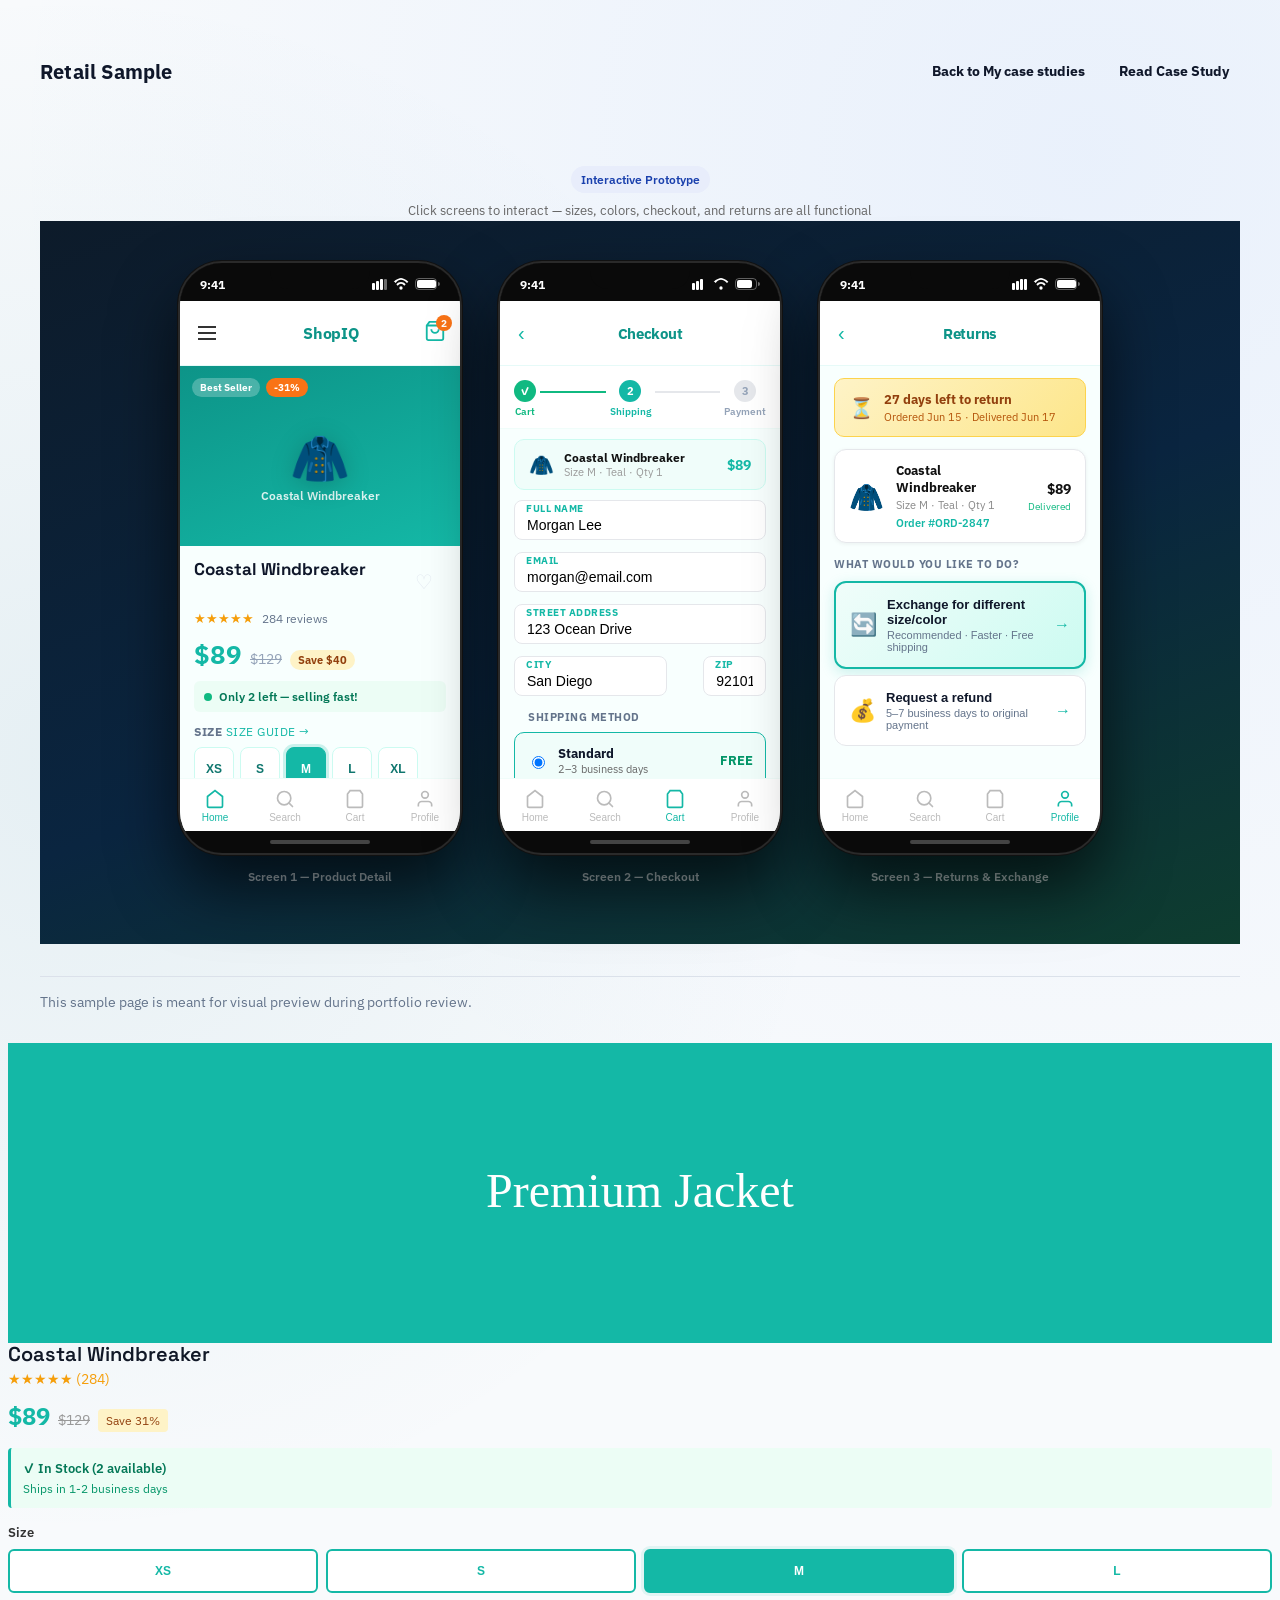
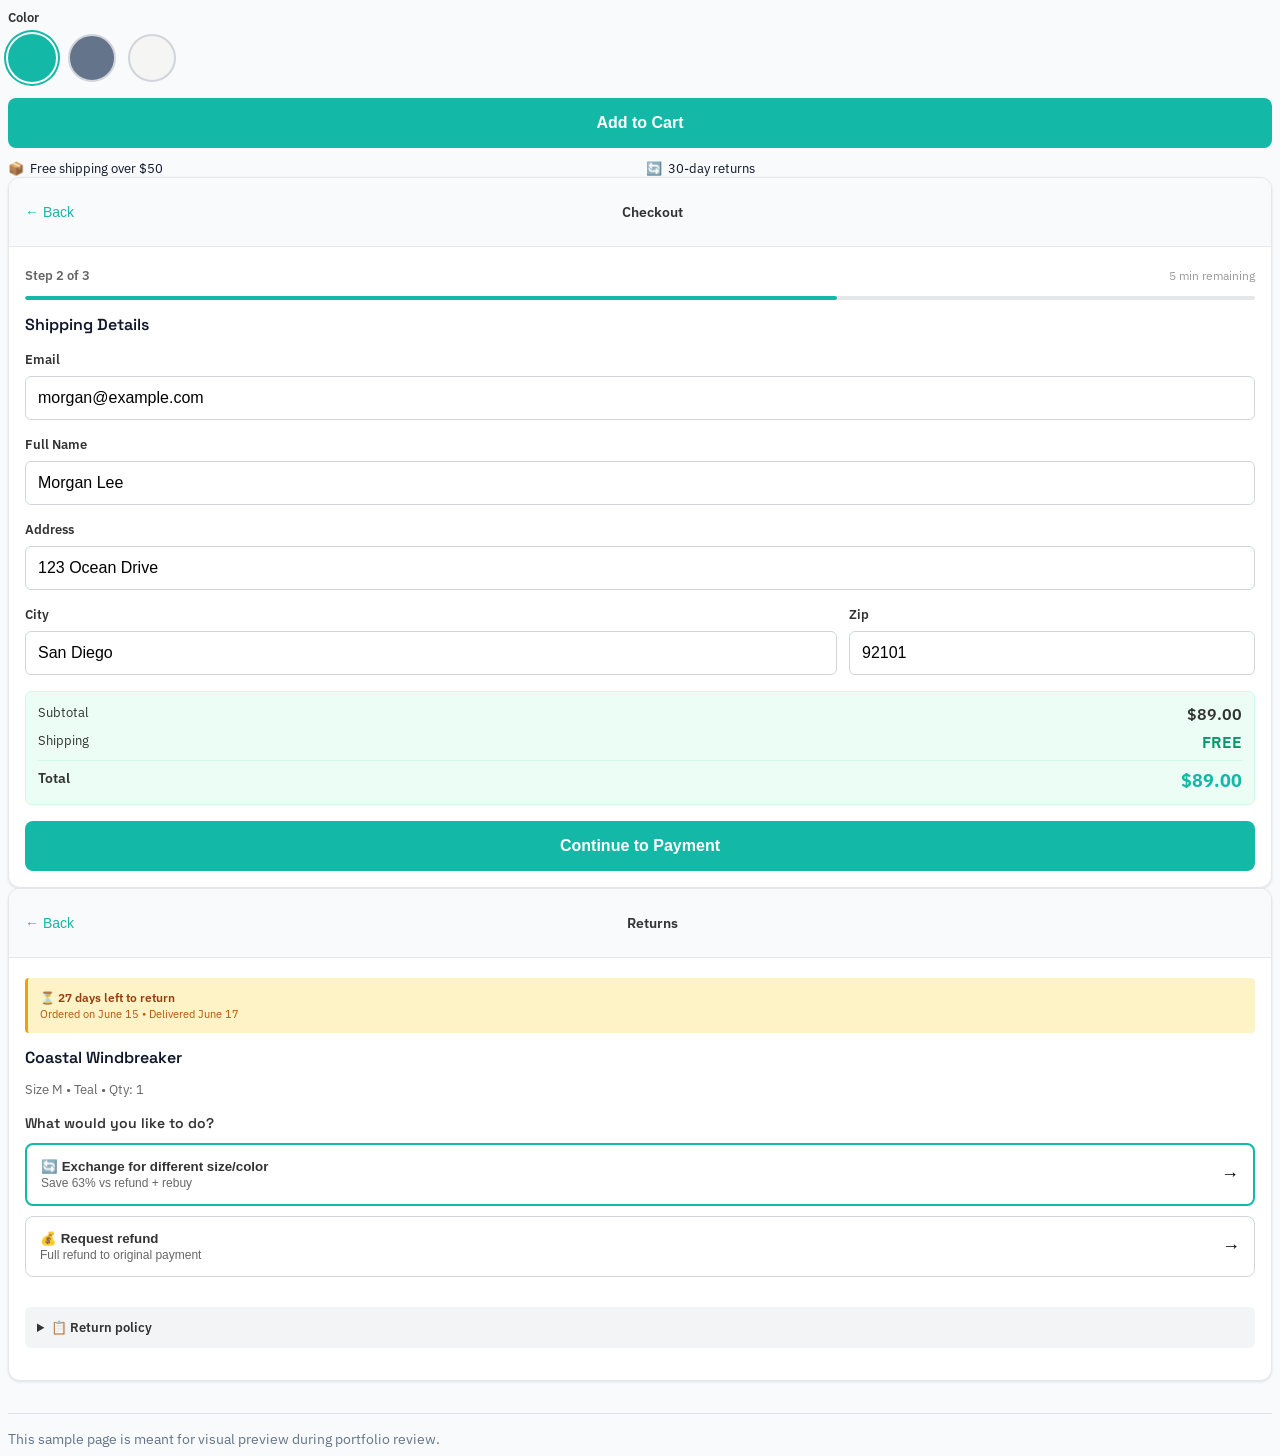
<file: sample-retail.html>
<!doctype html>
<html lang="en" class="theme-retail">
  <head>
    <meta charset="UTF-8" />
    <meta name="viewport" content="width=device-width, initial-scale=1.0" />
    <title>Sample Work - Retail</title>
    <link rel="stylesheet" href="./domain-ui-themes.css" />
  </head>
  <body>
    <main class="ui-shell">
      <header class="site-nav">
        <div class="brand">Retail Sample</div>
        <nav class="nav-links" aria-label="Page navigation">
          <a href="./index.html">Back to My case studies</a>
          <a href="./case-study-retail.html">Read Case Study</a>
        </nav>
      </header>

      <div class="app-preview-label">
        <span class="ui-pill">Interactive Prototype</span>
        <p style="font-size:13px;color:#666;margin:8px 0 0;">Click screens to interact — sizes, colors, checkout, and returns are all functional</p>
      </div>

      <section class="phone-stage">

        <!-- ─── PHONE 1: PRODUCT DETAIL ─── -->
        <div class="phone anim-phone" style="--delay:0s">
          <div class="phone-shell">
            <div class="phone-notch"></div>
            <div class="status-bar">
              <span class="status-time">9:41</span>
              <span class="status-icons">
                <svg width="15" height="11" viewBox="0 0 15 11" fill="white"><rect x="0" y="4" width="3" height="7" rx="1"/><rect x="4" y="2" width="3" height="9" rx="1"/><rect x="8" y="0" width="3" height="11" rx="1"/><rect x="12" y="0" width="3" height="11" rx="1" opacity=".4"/></svg>
                <svg width="16" height="12" viewBox="0 0 24 18" fill="white"><path d="M1 5.5C4.8 1.8 10.1 0 12 0s7.2 1.8 11 5.5l-2 2C17.6 4 15 2.5 12 2.5S6.4 4 4 7.5L2 5.5z"/><path d="M5 9.5C7 7.2 9.4 6 12 6s5 1.2 7 3.5l-2 2C15.4 9.7 13.8 8.5 12 8.5S8.6 9.7 7 11.5L5 9.5z"/><circle cx="12" cy="15" r="2.5"/></svg>
                <svg width="25" height="12" viewBox="0 0 25 12" fill="none"><rect x="0.5" y="0.5" width="21" height="11" rx="3.5" stroke="white" stroke-opacity=".35"/><rect x="2" y="2" width="19" height="8" rx="2" fill="white"/><path d="M23 4v4a2 2 0 000-4z" fill="white" opacity=".4"/></svg>
              </span>
            </div>

            <div class="app-screen">
              <div class="app-topbar app-topbar-white">
                <button class="icon-btn">
                  <svg width="18" height="14" viewBox="0 0 18 14" fill="none"><line x1="0" y1="1" x2="18" y2="1" stroke="#333" stroke-width="2" stroke-linecap="round"/><line x1="0" y1="7" x2="18" y2="7" stroke="#333" stroke-width="2" stroke-linecap="round"/><line x1="0" y1="13" x2="18" y2="13" stroke="#333" stroke-width="2" stroke-linecap="round"/></svg>
                </button>
                <span class="app-brand-text">ShopIQ</span>
                <div style="position:relative;">
                  <svg width="22" height="22" viewBox="0 0 24 24" fill="none"><path d="M6 2L3 6v14a2 2 0 002 2h14a2 2 0 002-2V6l-3-4z" stroke="#14b8a6" stroke-width="2"/><line x1="3" y1="6" x2="21" y2="6" stroke="#14b8a6" stroke-width="2"/><path d="M16 10a4 4 0 01-8 0" stroke="#14b8a6" stroke-width="2"/></svg>
                  <span id="cartBadge" class="cart-badge">2</span>
                </div>
              </div>

              <div class="screen-scroll">
                <!-- Product hero image -->
                <div class="product-hero anim-fade" style="--delay:.2s">
                  <div class="hero-badges">
                    <span class="badge-bestseller">Best Seller</span>
                    <span class="badge-sale">-31%</span>
                  </div>
                  <div style="font-size:48px;text-align:center;padding-top:60px;filter:drop-shadow(0 4px 12px rgba(0,0,0,.2))">🧥</div>
                  <div style="text-align:center;font-size:12px;font-weight:600;color:rgba(255,255,255,.85);padding-bottom:16px;">Coastal Windbreaker</div>
                </div>

                <!-- Product info -->
                <div class="product-info-panel anim-fade" style="--delay:.3s">
                  <div style="display:flex;justify-content:space-between;align-items:flex-start;margin-bottom:6px;">
                    <h2 class="product-title">Coastal Windbreaker</h2>
                    <button class="wishlist-btn" id="wishlistBtn">♡</button>
                  </div>
                  <div class="rating-row">
                    <span class="stars">★★★★★</span>
                    <span class="rating-count">284 reviews</span>
                  </div>

                  <div class="price-row">
                    <span class="price-current">$89</span>
                    <span class="price-original">$129</span>
                    <span class="price-badge">Save $40</span>
                  </div>

                  <div class="stock-indicator anim-pulse">
                    <span class="stock-dot"></span>
                    <span class="stock-text">Only 2 left — selling fast!</span>
                  </div>

                  <!-- Size selector -->
                  <div class="selector-group anim-fade" style="--delay:.4s">
                    <div class="selector-label">Size <span style="color:#14b8a6;font-weight:400;">Size Guide →</span></div>
                    <div class="size-grid">
                      <button class="size-btn" data-size="XS">XS</button>
                      <button class="size-btn" data-size="S">S</button>
                      <button class="size-btn size-btn-selected" data-size="M">M</button>
                      <button class="size-btn" data-size="L">L</button>
                      <button class="size-btn" data-size="XL">XL</button>
                    </div>
                  </div>

                  <!-- Color selector -->
                  <div class="selector-group anim-fade" style="--delay:.5s">
                    <div class="selector-label">Color — <span id="selectedColorName" style="color:#14b8a6;">Teal</span></div>
                    <div class="color-row">
                      <button class="color-swatch color-swatch-selected" data-color="Teal" style="background:#14b8a6;"></button>
                      <button class="color-swatch" data-color="Storm" style="background:#64748b;"></button>
                      <button class="color-swatch" data-color="Ivory" style="background:#f5f0e8;border:1px solid #e5e7eb;"></button>
                      <button class="color-swatch" data-color="Navy" style="background:#1e3a5f;"></button>
                    </div>
                  </div>

                  <!-- CTA -->
                  <button class="add-to-cart-btn ripple-btn" id="addToCartBtn">
                    <svg width="18" height="18" viewBox="0 0 24 24" fill="none" style="margin-right:8px;"><path d="M6 2L3 6v14a2 2 0 002 2h14a2 2 0 002-2V6l-3-4z" stroke="white" stroke-width="2"/><line x1="3" y1="6" x2="21" y2="6" stroke="white" stroke-width="2"/><path d="M16 10a4 4 0 01-8 0" stroke="white" stroke-width="2"/></svg>
                    Add to Cart
                  </button>

                  <div class="trust-row">
                    <div class="trust-item"><span>📦</span> Free over $50</div>
                    <div class="trust-item"><span>🔄</span> 30-day returns</div>
                    <div class="trust-item"><span>🛡️</span> Secure checkout</div>
                  </div>
                </div>
              </div>

              <nav class="bottom-nav">
                <button class="nav-btn active"><svg width="20" height="20" fill="none" viewBox="0 0 24 24"><path d="M3 9l9-7 9 7v11a2 2 0 01-2 2H5a2 2 0 01-2-2z" stroke="currentColor" stroke-width="2"/></svg><span>Home</span></button>
                <button class="nav-btn"><svg width="20" height="20" fill="none" viewBox="0 0 24 24"><circle cx="11" cy="11" r="8" stroke="currentColor" stroke-width="2"/><line x1="21" y1="21" x2="16.65" y2="16.65" stroke="currentColor" stroke-width="2" stroke-linecap="round"/></svg><span>Search</span></button>
                <button class="nav-btn" style="position:relative;"><svg width="20" height="20" fill="none" viewBox="0 0 24 24"><path d="M6 2L3 6v14a2 2 0 002 2h14a2 2 0 002-2V6l-3-4z" stroke="currentColor" stroke-width="2"/></svg><span>Cart</span></button>
                <button class="nav-btn"><svg width="20" height="20" fill="none" viewBox="0 0 24 24"><path d="M20 21v-2a4 4 0 00-4-4H8a4 4 0 00-4 4v2" stroke="currentColor" stroke-width="2"/><circle cx="12" cy="7" r="4" stroke="currentColor" stroke-width="2"/></svg><span>Profile</span></button>
              </nav>
            </div>
            <div class="home-indicator"></div>
          </div>
          <div class="phone-label">Screen 1 — Product Detail</div>
        </div>

        <!-- ─── PHONE 2: CHECKOUT ─── -->
        <div class="phone anim-phone" style="--delay:.15s">
          <div class="phone-shell">
            <div class="phone-notch"></div>
            <div class="status-bar">
              <span class="status-time">9:41</span>
              <span class="status-icons">
                <svg width="15" height="11" viewBox="0 0 15 11" fill="white"><rect x="0" y="4" width="3" height="7" rx="1"/><rect x="4" y="2" width="3" height="9" rx="1"/><rect x="8" y="0" width="3" height="11" rx="1"/></svg>
                <svg width="16" height="12" viewBox="0 0 24 18" fill="white"><path d="M1 5.5C4.8 1.8 10.1 0 12 0s7.2 1.8 11 5.5l-2 2C17.6 4 15 2.5 12 2.5S6.4 4 4 7.5L2 5.5z"/><circle cx="12" cy="15" r="2.5"/></svg>
                <svg width="25" height="12" viewBox="0 0 25 12" fill="none"><rect x="0.5" y="0.5" width="21" height="11" rx="3.5" stroke="white" stroke-opacity=".35"/><rect x="2" y="2" width="15" height="8" rx="2" fill="white"/><path d="M23 4v4a2 2 0 000-4z" fill="white" opacity=".4"/></svg>
              </span>
            </div>

            <div class="app-screen">
              <div class="app-topbar app-topbar-white">
                <button class="icon-btn" style="color:#14b8a6;font-size:20px;">‹</button>
                <span class="app-brand-text" style="font-size:15px;">Checkout</span>
                <div style="width:24px;"></div>
              </div>

              <div class="screen-scroll">
                <!-- Checkout steps -->
                <div class="checkout-steps anim-fade" style="--delay:.2s">
                  <div class="checkout-step done"><div class="cs-dot done-dot">✓</div><span>Cart</span></div>
                  <div class="checkout-line done-line"></div>
                  <div class="checkout-step active"><div class="cs-dot active-dot">2</div><span>Shipping</span></div>
                  <div class="checkout-line"></div>
                  <div class="checkout-step"><div class="cs-dot">3</div><span>Payment</span></div>
                </div>

                <!-- Order summary mini -->
                <div class="order-mini anim-fade" style="--delay:.3s">
                  <span style="font-size:20px;">🧥</span>
                  <div style="flex:1;">
                    <div style="font-size:12px;font-weight:700;color:#111;">Coastal Windbreaker</div>
                    <div style="font-size:11px;color:#999;">Size M · Teal · Qty 1</div>
                  </div>
                  <span style="font-weight:700;color:#14b8a6;font-size:14px;">$89</span>
                </div>

                <!-- Form fields -->
                <div class="anim-fade" style="--delay:.35s">
                  <div class="float-group">
                    <input class="float-input" type="text" id="nameInput" value="Morgan Lee" placeholder=" ">
                    <label class="float-label">Full Name</label>
                  </div>
                  <div class="float-group">
                    <input class="float-input" type="email" id="emailInput" value="morgan@email.com" placeholder=" ">
                    <label class="float-label">Email</label>
                  </div>
                  <div class="float-group">
                    <input class="float-input" type="text" id="addressInput" value="123 Ocean Drive" placeholder=" ">
                    <label class="float-label">Street Address</label>
                  </div>
                  <div style="display:grid;grid-template-columns:2fr 1fr;gap:8px;">
                    <div class="float-group" style="margin-bottom:0;">
                      <input class="float-input" type="text" value="San Diego" placeholder=" ">
                      <label class="float-label">City</label>
                    </div>
                    <div class="float-group" style="margin-bottom:0;">
                      <input class="float-input" type="text" value="92101" placeholder=" ">
                      <label class="float-label">Zip</label>
                    </div>
                  </div>
                </div>

                <!-- Shipping options -->
                <div class="shipping-options anim-fade" style="--delay:.5s;margin-top:14px;">
                  <div class="section-label">Shipping Method</div>
                  <label class="ship-option ship-option-selected" id="shipStandard">
                    <input type="radio" name="shipping" checked style="cursor:pointer;">
                    <div style="flex:1;">
                      <div style="font-size:13px;font-weight:700;">Standard</div>
                      <div style="font-size:11px;color:#666;">2–3 business days</div>
                    </div>
                    <span class="ship-price free">FREE</span>
                  </label>
                  <label class="ship-option" id="shipExpress">
                    <input type="radio" name="shipping" style="cursor:pointer;">
                    <div style="flex:1;">
                      <div style="font-size:13px;font-weight:700;">Express</div>
                      <div style="font-size:11px;color:#666;">Next business day</div>
                    </div>
                    <span class="ship-price">$9.99</span>
                  </label>
                </div>

                <!-- Order total -->
                <div class="order-total anim-fade" style="--delay:.6s">
                  <div class="total-row"><span>Subtotal</span><span>$89.00</span></div>
                  <div class="total-row"><span>Shipping</span><span id="shippingCost" style="color:#059669;font-weight:700;">FREE</span></div>
                  <div class="total-row total-row-final"><span>Total</span><span id="totalAmount" style="color:#14b8a6;font-size:18px;font-weight:800;">$89.00</span></div>
                </div>

                <button class="retail-cta-btn ripple-btn" id="checkoutBtn">Continue to Payment →</button>
              </div>

              <nav class="bottom-nav">
                <button class="nav-btn"><svg width="20" height="20" fill="none" viewBox="0 0 24 24"><path d="M3 9l9-7 9 7v11a2 2 0 01-2 2H5a2 2 0 01-2-2z" stroke="currentColor" stroke-width="2"/></svg><span>Home</span></button>
                <button class="nav-btn"><svg width="20" height="20" fill="none" viewBox="0 0 24 24"><circle cx="11" cy="11" r="8" stroke="currentColor" stroke-width="2"/><line x1="21" y1="21" x2="16.65" y2="16.65" stroke="currentColor" stroke-width="2" stroke-linecap="round"/></svg><span>Search</span></button>
                <button class="nav-btn active"><svg width="20" height="20" fill="none" viewBox="0 0 24 24"><path d="M6 2L3 6v14a2 2 0 002 2h14a2 2 0 002-2V6l-3-4z" stroke="currentColor" stroke-width="2"/></svg><span>Cart</span></button>
                <button class="nav-btn"><svg width="20" height="20" fill="none" viewBox="0 0 24 24"><path d="M20 21v-2a4 4 0 00-4-4H8a4 4 0 00-4 4v2" stroke="currentColor" stroke-width="2"/><circle cx="12" cy="7" r="4" stroke="currentColor" stroke-width="2"/></svg><span>Profile</span></button>
              </nav>
            </div>
            <div class="home-indicator"></div>
          </div>
          <div class="phone-label">Screen 2 — Checkout</div>
        </div>

        <!-- ─── PHONE 3: RETURNS/EXCHANGE ─── -->
        <div class="phone anim-phone" style="--delay:.3s">
          <div class="phone-shell">
            <div class="phone-notch"></div>
            <div class="status-bar">
              <span class="status-time">9:41</span>
              <span class="status-icons">
                <svg width="15" height="11" viewBox="0 0 15 11" fill="white"><rect x="0" y="4" width="3" height="7" rx="1"/><rect x="4" y="2" width="3" height="9" rx="1"/><rect x="8" y="0" width="3" height="11" rx="1"/><rect x="12" y="0" width="3" height="11" rx="1"/></svg>
                <svg width="16" height="12" viewBox="0 0 24 18" fill="white"><path d="M1 5.5C4.8 1.8 10.1 0 12 0s7.2 1.8 11 5.5l-2 2C17.6 4 15 2.5 12 2.5S6.4 4 4 7.5L2 5.5z"/><path d="M5 9.5C7 7.2 9.4 6 12 6s5 1.2 7 3.5l-2 2C15.4 9.7 13.8 8.5 12 8.5S8.6 9.7 7 11.5L5 9.5z"/><circle cx="12" cy="15" r="2.5"/></svg>
                <svg width="25" height="12" viewBox="0 0 25 12" fill="none"><rect x="0.5" y="0.5" width="21" height="11" rx="3.5" stroke="white" stroke-opacity=".35"/><rect x="2" y="2" width="19" height="8" rx="2" fill="white"/><path d="M23 4v4a2 2 0 000-4z" fill="white" opacity=".4"/></svg>
              </span>
            </div>

            <div class="app-screen">
              <div class="app-topbar app-topbar-white">
                <button class="icon-btn" style="color:#14b8a6;font-size:20px;">‹</button>
                <span class="app-brand-text" style="font-size:15px;">Returns</span>
                <div style="width:24px;"></div>
              </div>

              <div class="screen-scroll">
                <!-- Return countdown -->
                <div class="return-countdown anim-fade" style="--delay:.2s">
                  <div class="countdown-icon">⏳</div>
                  <div>
                    <div class="countdown-main">27 days left to return</div>
                    <div class="countdown-sub">Ordered Jun 15 · Delivered Jun 17</div>
                  </div>
                </div>

                <!-- Order card -->
                <div class="return-order-card anim-fade" style="--delay:.3s">
                  <span style="font-size:28px;">🧥</span>
                  <div style="flex:1;">
                    <div style="font-size:13px;font-weight:700;color:#111;">Coastal Windbreaker</div>
                    <div style="font-size:11px;color:#888;margin-top:2px;">Size M · Teal · Qty 1</div>
                    <div style="font-size:11px;color:#14b8a6;margin-top:4px;font-weight:600;">Order #ORD-2847</div>
                  </div>
                  <div style="text-align:right;">
                    <div style="font-size:14px;font-weight:800;color:#111;">$89</div>
                    <div style="font-size:10px;color:#10b981;margin-top:2px;">Delivered</div>
                  </div>
                </div>

                <div class="section-label anim-fade" style="--delay:.4s;margin:14px 0 10px;">What would you like to do?</div>

                <!-- Exchange first (highlighted) -->
                <button class="return-option exchange-option anim-fade" id="exchangeBtn" style="--delay:.45s">
                  <div class="return-option-icon">🔄</div>
                  <div style="flex:1;text-align:left;">
                    <div class="return-option-title">Exchange for different size/color</div>
                    <div class="return-option-sub">Recommended · Faster · Free shipping</div>
                  </div>
                  <span class="return-arrow">→</span>
                </button>

                <!-- Refund option -->
                <button class="return-option refund-option anim-fade" id="refundBtn" style="--delay:.55s">
                  <div class="return-option-icon">💰</div>
                  <div style="flex:1;text-align:left;">
                    <div class="return-option-title">Request a refund</div>
                    <div class="return-option-sub">5–7 business days to original payment</div>
                  </div>
                  <span class="return-arrow">→</span>
                </button>

                <!-- Exchange panel (hidden, shows on click) -->
                <div id="exchangePanel" class="exchange-panel">
                  <div class="section-label" style="margin-bottom:10px;">Select new size:</div>
                  <div class="size-grid" style="margin-bottom:14px;">
                    <button class="size-btn" data-size="XS">XS</button>
                    <button class="size-btn" data-size="S">S</button>
                    <button class="size-btn size-btn-selected" data-size="L">L</button>
                    <button class="size-btn" data-size="XL">XL</button>
                  </div>
                  <button class="retail-cta-btn" style="font-size:13px;padding:12px 16px;" id="confirmExchangeBtn">Confirm Exchange ✓</button>
                </div>

                <!-- Policy accordion -->
                <div class="policy-accordion anim-fade" style="--delay:.65s">
                  <details>
                    <summary class="policy-summary">📋 Return & Exchange Policy</summary>
                    <div class="policy-body">
                      Free returns within 30 days. Items must be unworn with original tags. We provide a free prepaid shipping label. Exchanges ship immediately. Refunds processed in 5–7 business days.
                    </div>
                  </details>
                </div>
              </div>

              <nav class="bottom-nav">
                <button class="nav-btn"><svg width="20" height="20" fill="none" viewBox="0 0 24 24"><path d="M3 9l9-7 9 7v11a2 2 0 01-2 2H5a2 2 0 01-2-2z" stroke="currentColor" stroke-width="2"/></svg><span>Home</span></button>
                <button class="nav-btn"><svg width="20" height="20" fill="none" viewBox="0 0 24 24"><circle cx="11" cy="11" r="8" stroke="currentColor" stroke-width="2"/><line x1="21" y1="21" x2="16.65" y2="16.65" stroke="currentColor" stroke-width="2" stroke-linecap="round"/></svg><span>Search</span></button>
                <button class="nav-btn"><svg width="20" height="20" fill="none" viewBox="0 0 24 24"><path d="M6 2L3 6v14a2 2 0 002 2h14a2 2 0 002-2V6l-3-4z" stroke="currentColor" stroke-width="2"/></svg><span>Cart</span></button>
                <button class="nav-btn active"><svg width="20" height="20" fill="none" viewBox="0 0 24 24"><path d="M20 21v-2a4 4 0 00-4-4H8a4 4 0 00-4 4v2" stroke="currentColor" stroke-width="2"/><circle cx="12" cy="7" r="4" stroke="currentColor" stroke-width="2"/></svg><span>Profile</span></button>
              </nav>
            </div>
            <div class="home-indicator"></div>
          </div>
          <div class="phone-label">Screen 3 — Returns &amp; Exchange</div>
        </div>
      </section>

      <style>
        /* ─── Page layout ─── */
        .app-preview-label { text-align:center; padding: 32px 16px 0; }

        /* ─── Keyframe animations ─── */
        @keyframes phoneSlideUp {
          from { opacity:0; transform:translateY(60px) scale(.96); }
          to   { opacity:1; transform:translateY(0)    scale(1);   }
        }
        @keyframes fadeInUp {
          from { opacity:0; transform:translateY(16px); }
          to   { opacity:1; transform:translateY(0);    }
        }
        @keyframes rippleEffect {
          to { transform:scale(4); opacity:0; }
        }
        @keyframes pulseDot {
          0%,100% { box-shadow: 0 0 0 0 rgba(20,184,166,.5); }
          50%      { box-shadow: 0 0 0 6px rgba(20,184,166,0); }
        }
        @keyframes countdownPulse {
          0%,100% { opacity:1; }
          50%      { opacity:.7; }
        }
        @keyframes shimmer {
          0%   { background-position:-200px 0; }
          100% { background-position: 200px 0; }
        }
        @keyframes bounceIn {
          0%   { transform:scale(0); opacity:0; }
          60%  { transform:scale(1.2); opacity:1; }
          100% { transform:scale(1); }
        }

        .anim-phone {
          animation: phoneSlideUp .6s cubic-bezier(.22,1,.36,1) both;
          animation-delay: var(--delay, 0s);
        }
        .anim-fade {
          animation: fadeInUp .5s ease both;
          animation-delay: var(--delay, 0s);
        }
        .anim-pulse { animation: pulseDot 2s infinite; }

        /* ─── Phone stage ─── */
        .phone-stage {
          display:flex; gap:36px; justify-content:center; align-items:flex-start; flex-wrap:wrap;
          padding:40px 24px 60px;
          background:linear-gradient(160deg,#0d1b2a 0%,#0a2540 55%,#0e3d2f 100%);
          min-height:600px;
        }

        .phone { display:flex; flex-direction:column; align-items:center; gap:14px; }

        .phone-shell {
          width:280px; height:590px;
          background:#0a0a0a;
          border-radius:44px;
          border:2px solid #2a2a2a;
          box-shadow: 0 0 0 1px #111, 0 32px 64px rgba(0,0,0,.65), inset 0 0 0 1px #333;
          display:flex; flex-direction:column; overflow:hidden; position:relative;
        }

        .phone-notch {
          position:absolute; top:0; left:50%; transform:translateX(-50%);
          width:100px; height:26px; background:#0a0a0a;
          border-radius:0 0 18px 18px; z-index:10;
        }

        .status-bar {
          display:flex; justify-content:space-between; align-items:center;
          padding:6px 20px 2px; background:#0a0a0a; z-index:5; min-height:30px;
        }
        .status-time { font-size:12px; font-weight:700; color:white; }
        .status-icons { display:flex; gap:6px; align-items:center; }

        .app-screen { flex:1; background:#f8fffe; display:flex; flex-direction:column; overflow:hidden; }

        .app-topbar {
          padding:10px 14px; display:flex; justify-content:space-between;
          align-items:center; flex-shrink:0;
        }
        .app-topbar-white { background:white; border-bottom:1px solid #e6faf8; }
        .app-brand-text { font-size:16px; font-weight:800; color:#0d9488; letter-spacing:-.3px; }
        .icon-btn { background:none; border:none; cursor:pointer; padding:4px; border-radius:6px; display:flex; align-items:center; }
        .cart-badge {
          position:absolute; top:-5px; right:-6px;
          width:16px; height:16px; background:#f97316; color:white;
          font-size:10px; font-weight:700; border-radius:50%;
          display:flex; align-items:center; justify-content:center;
          animation: bounceIn .4s ease .8s both;
        }

        .screen-scroll {
          flex:1; overflow-y:auto; scroll-behavior:smooth;
        }
        .screen-scroll::-webkit-scrollbar { width:3px; }
        .screen-scroll::-webkit-scrollbar-thumb { background:#99f6e4; border-radius:2px; }

        .home-indicator { height:22px; background:#0a0a0a; display:flex; align-items:center; justify-content:center; }
        .home-indicator::after { content:''; width:100px; height:4px; background:#444; border-radius:2px; }

        .phone-label { font-size:12px; font-weight:600; color:rgba(255,255,255,.6); text-align:center; }

        /* ─── Product detail styles ─── */
        .product-hero {
          background:linear-gradient(160deg,#0d9488,#14b8a6);
          height:180px; position:relative; overflow:hidden;
        }
        .hero-badges { position:absolute; top:12px; left:12px; display:flex; gap:6px; }
        .badge-bestseller {
          background:rgba(255,255,255,.25); color:white; font-size:10px;
          font-weight:700; padding:3px 8px; border-radius:20px; backdrop-filter:blur(4px);
        }
        .badge-sale {
          background:#f97316; color:white; font-size:10px;
          font-weight:700; padding:3px 8px; border-radius:20px;
          animation:bounceIn .4s ease .5s both;
        }

        .product-info-panel { padding:14px; }

        .product-title { font-size:17px; font-weight:800; color:#0f172a; margin:0 0 4px; flex:1; }

        .wishlist-btn {
          background:none; border:none; font-size:20px; cursor:pointer;
          color:#e2e8f0; transition:all .3s ease; padding:4px;
        }
        .wishlist-btn:hover, .wishlist-btn.liked { color:#f43f5e; transform:scale(1.2); }

        .rating-row { display:flex; gap:8px; align-items:center; margin-bottom:10px; }
        .stars { color:#f59e0b; font-size:13px; }
        .rating-count { font-size:12px; color:#64748b; }

        .price-row { display:flex; gap:8px; align-items:baseline; margin-bottom:10px; }
        .price-current { font-size:26px; font-weight:800; color:#14b8a6; }
        .price-original { font-size:14px; color:#94a3b8; text-decoration:line-through; }
        .price-badge {
          font-size:11px; background:#fef3c7; color:#92400e;
          padding:3px 8px; border-radius:20px; font-weight:700;
        }

        .stock-indicator {
          display:flex; align-items:center; gap:7px;
          background:#ecfdf5; border-radius:6px; padding:8px 10px; margin-bottom:12px;
        }
        .stock-dot {
          width:8px; height:8px; background:#10b981; border-radius:50%;
          animation:pulseDot 1.5s infinite;
        }
        .stock-text { font-size:12px; font-weight:600; color:#047857; }

        .selector-group { margin-bottom:12px; }
        .selector-label { font-size:12px; font-weight:700; color:#64748b; text-transform:uppercase; letter-spacing:.5px; margin-bottom:8px; }

        .size-grid { display:flex; gap:6px; flex-wrap:wrap; }
        .size-btn {
          min-width:40px; padding:8px 10px; border:1.5px solid #ccfbf1;
          background:white; color:#0f766e; font-weight:700; font-size:12px;
          border-radius:8px; cursor:pointer; transition:all .2s ease;
        }
        .size-btn:hover { border-color:#14b8a6; background:#f0fdfa; }
        .size-btn.size-btn-selected { background:#14b8a6; color:white; border-color:#14b8a6; box-shadow:0 0 0 3px rgba(20,184,166,.2); }

        .color-row { display:flex; gap:10px; }
        .color-swatch {
          width:32px; height:32px; border-radius:50%;
          cursor:pointer; transition:all .25s ease;
          border:2px solid transparent;
        }
        .color-swatch:hover { transform:scale(1.1); }
        .color-swatch.color-swatch-selected { box-shadow:0 0 0 2px white, 0 0 0 4px #14b8a6; }

        .add-to-cart-btn {
          width:100%; padding:14px; margin-top:6px; margin-bottom:10px;
          background:linear-gradient(135deg,#14b8a6,#0d9488);
          color:white; border:none; border-radius:12px;
          font-size:14px; font-weight:700; cursor:pointer;
          display:flex; align-items:center; justify-content:center;
          box-shadow:0 4px 16px rgba(20,184,166,.4);
          transition:all .25s ease; position:relative; overflow:hidden;
        }
        .add-to-cart-btn:hover { transform:translateY(-1px); box-shadow:0 6px 20px rgba(20,184,166,.5); }

        .trust-row { display:flex; gap:0; justify-content:space-between; }
        .trust-item { display:flex; gap:4px; align-items:center; font-size:10px; color:#64748b; }

        /* ─── Checkout styles ─── */
        .checkout-steps {
          display:flex; align-items:center; padding:14px 14px 10px; background:white;
          border-bottom:1px solid #f0fdfa;
        }
        .checkout-step { display:flex; flex-direction:column; align-items:center; gap:3px; }
        .checkout-step span { font-size:10px; color:#94a3b8; font-weight:600; }
        .checkout-step.active span { color:#14b8a6; }
        .checkout-step.done span { color:#10b981; }
        .cs-dot {
          width:22px; height:22px; border-radius:50%; background:#e5e7eb;
          display:flex; align-items:center; justify-content:center; font-size:11px; font-weight:700; color:#94a3b8;
        }
        .active-dot { background:#14b8a6; color:white; }
        .done-dot { background:#10b981; color:white; font-size:11px; }
        .checkout-line { flex:1; height:2px; background:#e5e7eb; margin:0 4px 14px; }
        .done-line { background:#10b981; }

        .order-mini {
          display:flex; align-items:center; gap:10px;
          background:#f0fdfa; border:1px solid #ccfbf1;
          padding:10px 14px; margin:10px 14px;
          border-radius:10px;
        }

        .float-group { position:relative; margin-bottom:12px; padding:0 14px; }
        .float-input {
          width:100%; padding:16px 12px 6px; border:1.5px solid #e5e7eb;
          border-radius:8px; font-size:14px; background:white;
          transition:border-color .2s; box-sizing:border-box;
        }
        .float-input:focus { outline:none; border-color:#14b8a6; box-shadow:0 0 0 3px rgba(20,184,166,.12); }
        .float-label {
          position:absolute; left:26px; top:50%; transform:translateY(-50%);
          font-size:14px; color:#9ca3af; pointer-events:none; transition:all .2s ease;
        }
        .float-input:focus + .float-label,
        .float-input:not(:placeholder-shown) + .float-label {
          top:8px; font-size:10px; color:#14b8a6; font-weight:700; text-transform:uppercase; letter-spacing:.5px;
        }

        .section-label { font-size:11px; font-weight:700; color:#64748b; text-transform:uppercase; letter-spacing:.5px; padding:0 14px; }

        .shipping-options { padding:0 14px; display:flex; flex-direction:column; gap:8px; }
        .ship-option {
          display:flex; align-items:center; gap:10px; padding:12px;
          border:1.5px solid #e5e7eb; border-radius:10px; background:white; cursor:pointer; transition:all .2s;
        }
        .ship-option-selected { border-color:#14b8a6; background:#f0fdfa; }
        .ship-price { font-size:13px; font-weight:700; color:#333; }
        .ship-price.free { color:#059669; }

        .order-total { padding:12px 14px; border-top:1px solid #f1f5f9; margin-top:12px; }
        .total-row { display:flex; justify-content:space-between; font-size:13px; color:#555; margin-bottom:8px; }
        .total-row-final { font-size:14px; font-weight:700; color:#0f172a; border-top:1px solid #e5e7eb; padding-top:10px; margin-top:4px; }

        .retail-cta-btn {
          width:calc(100% - 28px); margin:10px 14px 14px; padding:14px;
          background:linear-gradient(135deg,#14b8a6,#0d9488);
          color:white; border:none; border-radius:12px; font-size:14px; font-weight:700; cursor:pointer;
          box-shadow:0 4px 16px rgba(20,184,166,.4); transition:all .25s ease; position:relative; overflow:hidden;
        }
        .retail-cta-btn:hover { transform:translateY(-1px); box-shadow:0 6px 20px rgba(20,184,166,.5); }

        /* ─── Returns styles ─── */
        .return-countdown {
          display:flex; align-items:center; gap:10px;
          background:linear-gradient(135deg,#fef3c7,#fde68a);
          border:1px solid #fcd34d; border-radius:10px;
          padding:12px 14px; margin:12px 14px;
          animation:countdownPulse 3s ease infinite;
        }
        .countdown-icon { font-size:20px; }
        .countdown-main { font-size:13px; font-weight:700; color:#92400e; }
        .countdown-sub { font-size:11px; color:#b45309; margin-top:2px; }

        .return-order-card {
          display:flex; align-items:center; gap:12px;
          background:white; border:1px solid #e5e7eb; border-radius:12px;
          padding:12px 14px; margin:0 14px 4px;
          box-shadow:0 1px 4px rgba(0,0,0,.06);
        }

        .return-option {
          width:calc(100% - 28px); margin:6px 14px; padding:14px;
          border-radius:12px; cursor:pointer; display:flex; align-items:center; gap:10px;
          transition:all .25s ease; text-align:left;
        }
        .exchange-option {
          background:linear-gradient(135deg,#f0fdfa,#ccfbf1);
          border:2px solid #14b8a6;
          box-shadow:0 4px 14px rgba(20,184,166,.2);
        }
        .exchange-option:hover { transform:translateY(-2px); box-shadow:0 6px 20px rgba(20,184,166,.3); }
        .refund-option { background:white; border:1.5px solid #e5e7eb; }
        .refund-option:hover { border-color:#14b8a6; background:#f8fafc; }

        .return-option-icon { font-size:22px; }
        .return-option-title { font-size:13px; font-weight:700; color:#0f172a; margin-bottom:2px; }
        .return-option-sub { font-size:11px; color:#64748b; }
        .return-arrow { font-size:16px; color:#14b8a6; font-weight:700; }

        .exchange-panel {
          background:#f0fdfa; border:1px solid #ccfbf1; border-radius:12px;
          padding:14px; margin:4px 14px;
          max-height:0; overflow:hidden;
          transition:max-height .4s cubic-bezier(.22,1,.36,1), padding .3s ease, opacity .3s ease;
          opacity:0;
        }
        .exchange-panel.open { max-height:200px; opacity:1; }

        .policy-accordion { margin:8px 14px 14px; }
        .policy-summary {
          font-size:12px; font-weight:700; color:#334155; cursor:pointer;
          padding:10px 12px; background:#f8fafc; border-radius:8px;
          list-style:none; user-select:none;
        }
        .policy-body { font-size:11px; color:#64748b; line-height:1.6; padding:10px 12px 4px; }

        /* ─── Bottom nav ─── */
        .bottom-nav {
          display:flex; background:white;
          border-top:1px solid #f0fdfa; padding:6px 0 2px; flex-shrink:0;
        }
        .nav-btn {
          flex:1; display:flex; flex-direction:column; align-items:center; gap:3px;
          background:none; border:none; cursor:pointer; color:#bbb;
          font-size:10px; font-weight:500; padding:4px 0; transition:color .2s;
        }
        .nav-btn:hover, .nav-btn.active { color:#14b8a6; }
        .nav-btn svg { transition:transform .15s; }
        .nav-btn:hover svg { transform:translateY(-1px); }

        /* ─── Ripple effect ─── */
        .ripple-btn { position:relative; overflow:hidden; }
        .ripple-btn .ripple {
          position:absolute; border-radius:50%;
          background:rgba(255,255,255,.4); transform:scale(0);
          pointer-events:none; animation:rippleEffect .6s linear;
        }

        /* ─── Responsive ─── */
        @media (max-width:900px) {
          .phone-stage { gap:20px; padding:24px 12px 40px; }
          .phone-shell { width:240px; height:510px; }
          .phone-notch { width:80px; }
        }
        @media (max-width:600px) {
          .phone-stage { flex-direction:column; align-items:center; }
          .phone-shell { width:300px; height:620px; border-radius:48px; }
        }
      </style>

      <footer class="page-footer">This sample page is meant for visual preview during portfolio review.</footer>
    </main>

    <script>
      // ── Ripple effect helper ──
      function addRipple(btn) {
        btn.addEventListener('click', function(e) {
          var r = document.createElement('span');
          r.className = 'ripple';
          var size = Math.max(btn.offsetWidth, btn.offsetHeight);
          r.style.width = r.style.height = size + 'px';
          r.style.left = (e.clientX - btn.getBoundingClientRect().left - size/2) + 'px';
          r.style.top  = (e.clientY - btn.getBoundingClientRect().top  - size/2) + 'px';
          btn.appendChild(r);
          window.setTimeout(function() { r.remove(); }, 700);
        });
      }
      document.querySelectorAll('.ripple-btn').forEach(addRipple);

      // ── Size buttons ──
      document.querySelectorAll('.size-btn').forEach(function(btn) {
        btn.addEventListener('click', function() {
          var parent = this.closest('.size-grid');
          parent.querySelectorAll('.size-btn').forEach(function(b) { b.classList.remove('size-btn-selected'); });
          this.classList.add('size-btn-selected');
        });
      });

      // ── Color swatches ──
      document.querySelectorAll('.color-swatch').forEach(function(s) {
        s.addEventListener('click', function() {
          document.querySelectorAll('.color-swatch').forEach(function(b) { b.classList.remove('color-swatch-selected'); });
          this.classList.add('color-swatch-selected');
          var nameEl = document.getElementById('selectedColorName');
          if (nameEl) nameEl.textContent = this.getAttribute('data-color');
        });
      });

      // ── Wishlist toggle ──
      var wishBtn = document.getElementById('wishlistBtn');
      if (wishBtn) {
        wishBtn.addEventListener('click', function() {
          this.classList.toggle('liked');
          this.textContent = this.classList.contains('liked') ? '♥' : '♡';
        });
      }

      // ── Add to Cart → update badge ──
      var cartBadge = document.getElementById('cartBadge');
      var addBtn = document.getElementById('addToCartBtn');
      if (addBtn && cartBadge) {
        var cartCount = 2;
        addBtn.addEventListener('click', function() {
          cartCount++;
          cartBadge.textContent = cartCount;
          cartBadge.style.animation = 'none';
          cartBadge.offsetHeight; // reflow
          cartBadge.style.animation = 'bounceIn .3s ease';
          this.textContent = '✓ Added to Cart!';
          this.style.background = '#10b981';
          var self = this;
          window.setTimeout(function() {
            self.innerHTML = '<svg width="18" height="18" viewBox="0 0 24 24" fill="none" style="margin-right:8px;"><path d="M6 2L3 6v14a2 2 0 002 2h14a2 2 0 002-2V6l-3-4z" stroke="white" stroke-width="2"/><line x1="3" y1="6" x2="21" y2="6" stroke="white" stroke-width="2"/><path d="M16 10a4 4 0 01-8 0" stroke="white" stroke-width="2"/></svg>Add to Cart';
            self.style.background = '';
          }, 1800);
        });
      }

      // ── Shipping option toggle ──
      document.querySelectorAll('input[name="shipping"]').forEach(function(radio) {
        radio.addEventListener('change', function() {
          document.querySelectorAll('.ship-option').forEach(function(o) { o.classList.remove('ship-option-selected'); });
          this.closest('.ship-option').classList.add('ship-option-selected');
          var costEl = document.getElementById('shippingCost');
          var totalEl = document.getElementById('totalAmount');
          if (this.value === undefined) return;
          var isExpress = this.closest('#shipExpress') !== null;
          if (costEl) costEl.textContent = isExpress ? '$9.99' : 'FREE';
          if (costEl) costEl.style.color = isExpress ? '#333' : '#059669';
          if (totalEl) totalEl.textContent = isExpress ? '$98.99' : '$89.00';
        });
      });

      // ── Checkout button ──
      var checkoutBtn = document.getElementById('checkoutBtn');
      if (checkoutBtn) {
        checkoutBtn.addEventListener('click', function() {
          this.textContent = '✓ Order Placed!';
          this.style.background = '#10b981';
          var self = this;
          window.setTimeout(function() {
            self.textContent = 'Continue to Payment →';
            self.style.background = '';
          }, 2000);
        });
      }

      // ── Exchange flow ──
      var exchangeBtn = document.getElementById('exchangeBtn');
      var exchangePanel = document.getElementById('exchangePanel');
      if (exchangeBtn && exchangePanel) {
        exchangeBtn.addEventListener('click', function() {
          exchangePanel.classList.toggle('open');
        });
      }

      var confirmExchangeBtn = document.getElementById('confirmExchangeBtn');
      if (confirmExchangeBtn) {
        confirmExchangeBtn.addEventListener('click', function() {
          this.textContent = '🎉 Exchange Confirmed!';
          this.style.background = '#10b981';
        });
      }

      // ── Refund button ──
      var refundBtn = document.getElementById('refundBtn');
      if (refundBtn) {
        refundBtn.addEventListener('click', function() {
          this.querySelector('.return-option-title').textContent = '✓ Refund Requested';
          this.querySelector('.return-option-sub').textContent = 'You\'ll receive $89 in 5–7 days';
          this.style.background = '#f0fdf4';
          this.style.borderColor = '#10b981';
        });
      }

      // ── Bottom nav tab switching ──
      document.querySelectorAll('.nav-btn').forEach(function(btn) {
        btn.addEventListener('click', function() {
          this.closest('.bottom-nav').querySelectorAll('.nav-btn').forEach(function(b) { b.classList.remove('active'); });
          this.classList.add('active');
        });
      });
    </script>
  </body>
</html>
              <img src="data:image/svg+xml,%3Csvg xmlns='http://www.w3.org/2000/svg' width='100%25' height='300'%3E%3Crect fill='%2314b8a6' width='100%25' height='100%25'/%3E%3Ctext x='50%25' y='50%25' font-size='48' fill='white' text-anchor='middle' dy='.3em'%3EPremium Jacket%3C/text%3E%3C/svg%3E" alt="Premium Jacket" style="width: 100%; height: 300px; display: block; background: #14b8a6;">
            </div>

            <div class="product-info">
              <div style="display: flex; justify-content: space-between; align-items: start; margin-bottom: 12px;">
                <div>
                  <h2 style="font-size: 20px; font-weight: 600; margin: 0 0 4px 0;">Coastal Windbreaker</h2>
                  <div style="display: flex; gap: 8px; align-items: center;">
                    <span style="color: #f59e0b; font-size: 14px;">★★★★★ (284)</span>
                  </div>
                </div>
              </div>

              <div style="display: flex; gap: 8px; margin-bottom: 16px; align-items: baseline;">
                <span style="font-size: 24px; font-weight: 700; color: #14b8a6;">$89</span>
                <span style="font-size: 14px; color: #999; text-decoration: line-through;">$129</span>
                <span style="font-size: 12px; background: #fef3c7; color: #92400e; padding: 4px 8px; border-radius: 4px;">Save 31%</span>
              </div>

              <div style="background: #ecfdf5; border-left: 3px solid #14b8a6; padding: 12px; margin-bottom: 16px; border-radius: 4px;">
                <div style="font-size: 13px; font-weight: 600; color: #047857; margin-bottom: 4px;">✓ In Stock (2 available)</div>
                <div style="font-size: 12px; color: #059669;">Ships in 1-2 business days</div>
              </div>

              <div style="margin-bottom: 16px;">
                <label style="display: block; font-size: 13px; font-weight: 600; margin-bottom: 8px; color: #333;">Size</label>
                <div style="display: grid; grid-template-columns: repeat(4, 1fr); gap: 8px;" class="size-selector">
                  <button class="size-btn" data-size="XS" style="padding: 12px; border: 2px solid #14b8a6; background: white; color: #14b8a6; font-weight: 600; border-radius: 6px; cursor: pointer; transition: all 0.3s ease;">XS</button>
                  <button class="size-btn" data-size="S" style="padding: 12px; border: 2px solid #14b8a6; background: white; color: #14b8a6; font-weight: 600; border-radius: 6px; cursor: pointer; transition: all 0.3s ease;">S</button>
                  <button class="size-btn size-btn-selected" data-size="M" style="padding: 12px; border: 2px solid #14b8a6; background: #14b8a6; color: white; font-weight: 600; border-radius: 6px; cursor: pointer; box-shadow: 0 0 0 3px rgba(20, 184, 166, 0.1); transition: all 0.3s ease;">M</button>
                  <button class="size-btn" data-size="L" style="padding: 12px; border: 2px solid #14b8a6; background: white; color: #14b8a6; font-weight: 600; border-radius: 6px; cursor: pointer; transition: all 0.3s ease;">L</button>
                </div>
              </div>

              <div style="margin-bottom: 16px;">
                <label style="display: block; font-size: 13px; font-weight: 600; margin-bottom: 8px; color: #333;">Color</label>
                <div style="display: flex; gap: 12px;" class="color-selector">
                  <button class="color-btn color-btn-selected" data-color="teal" data-hex="#14b8a6" style="width: 48px; height: 48px; border-radius: 50%; background: #14b8a6; border: 3px solid #14b8a6; cursor: pointer; box-shadow: 0 0 0 2px white, 0 0 0 4px #14b8a6; transition: all 0.3s ease;"></button>
                  <button class="color-btn" data-color="gray" data-hex="#64748b" style="width: 48px; height: 48px; border-radius: 50%; background: #64748b; border: 2px solid #d1d5db; cursor: pointer; transition: all 0.3s ease;"></button>
                  <button class="color-btn" data-color="white" data-hex="#f5f5f4" style="width: 48px; height: 48px; border-radius: 50%; background: #f5f5f4; border: 2px solid #d1d5db; cursor: pointer; transition: all 0.3s ease;"></button>
                </div>
              </div>

              <button style="width: 100%; padding: 16px; background: #14b8a6; color: white; border: none; font-size: 16px; font-weight: 600; border-radius: 8px; cursor: pointer; margin-bottom: 12px;">Add to Cart</button>
              
              <div style="display: flex; gap: 12px; font-size: 13px;">
                <div style="flex: 1; display: flex; gap: 6px; align-items: center;"><span>📦</span> Free shipping over $50</div>
                <div style="flex: 1; display: flex; gap: 6px; align-items: center;"><span>🔄</span> 30-day returns</div>
              </div>
            </div>
          </div>
        </article>

        <!-- SCREEN 2: CHECKOUT FLOW -->
        <article class="mobile-frame">
          <div class="mobile-header">
            <button aria-label="Back">← Back</button>
            <span>Checkout</span>
            <div style="width: 24px;"></div>
          </div>

          <div class="mobile-content">
            <div style="margin-bottom: 16px;">
              <div style="display: flex; justify-content: space-between; align-items: center; margin-bottom: 12px;">
                <span style="font-size: 13px; font-weight: 600; color: #666;">Step 2 of 3</span>
                <span style="font-size: 12px; color: #999;">5 min remaining</span>
              </div>
              <div style="height: 4px; background: #e5e7eb; border-radius: 2px; overflow: hidden;">
                <div style="height: 100%; width: 66%; background: #14b8a6; border-radius: 2px;"></div>
              </div>
            </div>

            <h3 style="font-size: 16px; font-weight: 600; margin: 0 0 16px 0;">Shipping Details</h3>

            <div style="margin-bottom: 16px;">
              <label style="display: block; font-size: 13px; font-weight: 600; margin-bottom: 8px; color: #333;">Email</label>
              <input type="email" placeholder="morgan@example.com" value="morgan@example.com" style="width: 100%; padding: 12px; border: 1px solid #d1d5db; border-radius: 6px; font-size: 16px; box-sizing: border-box;">
            </div>

            <div style="margin-bottom: 16px;">
              <label style="display: block; font-size: 13px; font-weight: 600; margin-bottom: 8px; color: #333;">Full Name</label>
              <input type="text" placeholder="Morgan Lee" value="Morgan Lee" style="width: 100%; padding: 12px; border: 1px solid #d1d5db; border-radius: 6px; font-size: 16px; box-sizing: border-box;">
            </div>

            <div style="margin-bottom: 16px;">
              <label style="display: block; font-size: 13px; font-weight: 600; margin-bottom: 8px; color: #333;">Address</label>
              <input type="text" placeholder="123 Ocean Drive" value="123 Ocean Drive" style="width: 100%; padding: 12px; border: 1px solid #d1d5db; border-radius: 6px; font-size: 16px; box-sizing: border-box;">
            </div>

            <div style="display: grid; grid-template-columns: 2fr 1fr; gap: 12px; margin-bottom: 16px;">
              <div>
                <label style="display: block; font-size: 13px; font-weight: 600; margin-bottom: 8px; color: #333;">City</label>
                <input type="text" placeholder="San Diego" value="San Diego" style="width: 100%; padding: 12px; border: 1px solid #d1d5db; border-radius: 6px; font-size: 16px; box-sizing: border-box;">
              </div>
              <div>
                <label style="display: block; font-size: 13px; font-weight: 600; margin-bottom: 8px; color: #333;">Zip</label>
                <input type="text" placeholder="92101" value="92101" style="width: 100%; padding: 12px; border: 1px solid #d1d5db; border-radius: 6px; font-size: 16px; box-sizing: border-box;">
              </div>
            </div>

            <div style="background: #ecfdf5; border: 1px solid #d1fae6; padding: 12px; border-radius: 6px; margin-bottom: 16px;">
              <div style="display: flex; justify-content: space-between; margin-bottom: 8px;">
                <span style="font-size: 13px; color: #333;">Subtotal</span>
                <span style="font-weight: 600; color: #333;">$89.00</span>
              </div>
              <div style="display: flex; justify-content: space-between; margin-bottom: 8px;">
                <span style="font-size: 13px; color: #333;">Shipping</span>
                <span style="font-weight: 600; color: #059669;">FREE</span>
              </div>
              <div style="display: flex; justify-content: space-between; border-top: 1px solid #d1fae6; padding-top: 8px;">
                <span style="font-size: 14px; font-weight: 600; color: #333;">Total</span>
                <span style="font-size: 18px; font-weight: 700; color: #14b8a6;">$89.00</span>
              </div>
            </div>

            <button style="width: 100%; padding: 16px; background: #14b8a6; color: white; border: none; font-size: 16px; font-weight: 600; border-radius: 8px; cursor: pointer;">Continue to Payment</button>
          </div>
        </article>

        <!-- SCREEN 3: RETURNS FLOW -->
        <article class="mobile-frame">
          <div class="mobile-header">
            <button aria-label="Back">← Back</button>
            <span>Returns</span>
            <div style="width: 24px;"></div>
          </div>

          <div class="mobile-content">
            <div style="background: #fef3c7; border-left: 3px solid #f59e0b; padding: 12px; margin-bottom: 16px; border-radius: 4px;">
              <div style="font-size: 12px; font-weight: 600; color: #92400e;">⏳ 27 days left to return</div>
              <div style="font-size: 11px; color: #b45309; margin-top: 2px;">Ordered on June 15 • Delivered June 17</div>
            </div>

            <h3 style="font-size: 16px; font-weight: 600; margin: 0 0 12px 0;">Coastal Windbreaker</h3>
            <p style="font-size: 13px; color: #666; margin: 0 0 16px 0; line-height: 1.5;">Size M • Teal • Qty: 1</p>

            <div style="margin-bottom: 20px;">
              <h4 style="font-size: 14px; font-weight: 600; margin: 0 0 12px 0; color: #333;">What would you like to do?</h4>
              
              <button style="width: 100%; padding: 14px; background: white; border: 2px solid #14b8a6; border-radius: 8px; cursor: pointer; margin-bottom: 10px; text-align: left;">
                <div style="display: flex; justify-content: space-between; align-items: center;">
                  <div>
                    <div style="font-weight: 600; color: #333; margin-bottom: 2px;">🔄 Exchange for different size/color</div>
                    <div style="font-size: 12px; color: #666;">Save 63% vs refund + rebuy</div>
                  </div>
                  <div style="font-size: 18px;">→</div>
                </div>
              </button>

              <button style="width: 100%; padding: 14px; background: white; border: 1px solid #d1d5db; border-radius: 8px; cursor: pointer; margin-bottom: 10px; text-align: left;">
                <div style="display: flex; justify-content: space-between; align-items: center;">
                  <div>
                    <div style="font-weight: 600; color: #333; margin-bottom: 2px;">💰 Request refund</div>
                    <div style="font-size: 12px; color: #666;">Full refund to original payment</div>
                  </div>
                  <div style="font-size: 18px;">→</div>
                </div>
              </button>
            </div>

            <div style="background: #f3f4f6; padding: 12px; border-radius: 6px; margin-bottom: 12px;">
              <details style="cursor: pointer;">
                <summary style="font-size: 13px; font-weight: 600; color: #333; user-select: none;">📋 Return policy</summary>
                <div style="font-size: 12px; color: #666; margin-top: 8px; line-height: 1.5;">
                  Free returns within 30 days. Unworn items with tags. Free return shipping label provided. Refunds processed in 5-7 business days.
                </div>
              </details>
            </div>
          </div>
        </article>
      </section>

      <style>
        .mobile-screens {
          display: grid;
          gap: 32px;
          max-width: 1000px;
          margin: 0 auto;
          padding: 40px 16px;
        }

        .mobile-frame {
          background: white;
          border: 1px solid #e5e7eb;
          border-radius: 12px;
          overflow: hidden;
          box-shadow: 0 1px 3px rgba(0,0,0,0.1);
        }

        .mobile-header {
          background: #f9fafb;
          border-bottom: 1px solid #e5e7eb;
          padding: 12px 16px;
          display: flex;
          justify-content: space-between;
          align-items: center;
          font-size: 14px;
          font-weight: 600;
          color: #333;
        }

        .mobile-header button {
          background: none;
          border: none;
          color: #14b8a6;
          cursor: pointer;
          font-size: 14px;
          padding: 0;
        }

        .mobile-content {
          padding: 20px 16px;
          max-height: 600px;
          overflow-y: auto;
        }

        .product-image-container {
          margin: -20px -16px 16px -16px;
        }

        .product-info h2 {
          color: #111827;
        }

        @media (max-width: 768px) {
          .mobile-screens {
            display: flex;
            flex-direction: column;
            gap: 24px;
            padding: 20px 12px;
          }

          .mobile-frame {
            border-radius: 8px;
          }

          .mobile-content {
            padding: 16px 14px;
            max-height: none;
          }

          .product-image-container {
            margin: -16px -14px 14px -14px;
          }
        }
      </style>

      <footer class="page-footer">This sample page is meant for visual preview during portfolio review.</footer>
    </main>

    <script>
      // Size button selection
      document.querySelectorAll('.size-btn').forEach(btn => {
        btn.addEventListener('click', function() {
          document.querySelectorAll('.size-btn').forEach(b => {
            b.classList.remove('size-btn-selected');
            b.style.background = 'white';
            b.style.color = '#14b8a6';
            b.style.boxShadow = 'none';
          });
          this.classList.add('size-btn-selected');
          this.style.background = '#14b8a6';
          this.style.color = 'white';
          this.style.boxShadow = '0 0 0 3px rgba(20, 184, 166, 0.1)';
        });
      });

      // Color button selection
      document.querySelectorAll('.color-btn').forEach(btn => {
        btn.addEventListener('click', function() {
          document.querySelectorAll('.color-btn').forEach(b => {
            b.classList.remove('color-btn-selected');
            b.style.border = '2px solid #d1d5db';
            b.style.boxShadow = 'none';
          });
          this.classList.add('color-btn-selected');
          this.style.border = '3px solid ' + this.getAttribute('data-hex');
          this.style.boxShadow = '0 0 0 2px white, 0 0 0 4px ' + this.getAttribute('data-hex');
        });
      });
    </script>
  </body>
</html>
</file>
<file: domain-ui-themes.css>
@import url('https://fonts.googleapis.com/css2?family=DM+Sans:wght@400;500;700&family=IBM+Plex+Mono:wght@400;500;600&family=IBM+Plex+Sans:wght@400;500;600;700&family=JetBrains+Mono:wght@400;500;700&family=Public+Sans:wght@400;500;600;700;800&family=Sora:wght@500;600;700;800&family=Source+Sans+3:wght@400;500;600;700&family=Space+Grotesk:wght@500;600;700&family=Space+Mono:wght@400;700&display=swap');

:root {
  --radius-xs: 6px;
  --radius-sm: 10px;
  --radius-md: 14px;
  --radius-lg: 20px;

  --space-1: 4px;
  --space-2: 8px;
  --space-3: 12px;
  --space-4: 16px;
  --space-5: 24px;
  --space-6: 32px;
  --space-7: 48px;

  --shadow-sm: 0 2px 8px rgba(2, 6, 23, 0.08);
  --shadow-md: 0 12px 28px rgba(2, 6, 23, 0.12);
  --shadow-lg: 0 20px 48px rgba(2, 6, 23, 0.18);

  --motion-fast: 120ms ease;
  --motion-base: 220ms ease;
  --motion-slow: 320ms ease;

  --text-xs: 12px;
  --text-sm: 14px;
  --text-md: 16px;
  --text-lg: 20px;
  --text-xl: 28px;
  --text-2xl: 40px;

  /* Accessibility: Reduced motion default values */
  --tx-duration: var(--motion-fast);
  --tx-property: transform, box-shadow, border-color;
}

/* ACCESSIBILITY: Prefers reduced motion */
@media (prefers-reduced-motion: reduce) {
  :root {
    --motion-fast: 1ms ease;
    --motion-base: 1ms ease;
    --motion-slow: 1ms ease;
  }

  *,
  *::before,
  *::after {
    animation-duration: 0.01ms !important;
    animation-iteration-count: 1 !important;
    transition-duration: 0.01ms !important;
  }
}

/* ACCESSIBILITY: High contrast mode support */
@media (prefers-contrast: more) {
  body {
    --border: #404040;
  }

  .ui-btn:focus-visible {
    outline-width: 4px;
  }
}

/* ACCESSIBILITY: Skip to content link */
.skip-link {
  position: absolute;
  left: -9999px;
  top: -9999px;
  z-index: 9999;
  width: 1px;
  height: 1px;
  overflow: hidden;
}

.skip-link:focus {
  left: 50%;
  top: 10px;
  transform: translateX(-50%);
  width: auto;
  height: auto;
  padding: 10px 16px;
  background: var(--primary);
  color: var(--primary-contrast);
  border-radius: var(--radius-sm);
  text-decoration: none;
  z-index: 9999;
  box-shadow: var(--shadow-md);
}

/* ACCESSIBILITY: Screen reader only text */
.sr-only {
  position: absolute;
  left: -10000px;
  width: 1px;
  height: 1px;
  overflow: hidden;
}

/* ACCESSIBILITY: Focus visible styles for all interactive elements */
*:focus-visible {
  outline: 3px solid var(--accent);
  outline-offset: 2px;
}

/* ACCESSIBILITY: Ensure button minimum touch target size (44x44px) */
button,
a[role="button"],
[role="tab"],
[role="menuitem"] {
  min-height: 44px;
  min-width: 44px;
}

/* Base semantic tokens. Theme classes below override these values. */
body {
  --bg: #f8fafc;
  --surface: #ffffff;
  --surface-2: #f1f5f9;
  --ink: #0f172a;
  --muted: #64748b;
  --border: #dbe1ea;
  --primary: #1d4ed8;
  --primary-contrast: #ffffff;
  --accent: #3b82f6;
  --positive: #16a34a;
  --warning: #d97706;
  --negative: #dc2626;

  font-family: 'IBM Plex Sans', sans-serif;
  color: var(--ink);
  background:
    radial-gradient(circle at 85% 5%, rgba(59, 130, 246, 0.08), transparent 35%),
    radial-gradient(circle at 5% 25%, rgba(14, 116, 144, 0.08), transparent 30%),
    var(--bg);
}

h1,
h2,
h3,
h4 {
  margin: 0;
  color: var(--ink);
  line-height: 1.15;
}

p {
  margin: 0;
  color: var(--muted);
  line-height: 1.55;
}

.ui-shell {
  max-width: 1200px;
  margin: 0 auto;
  padding: var(--space-6) var(--space-5);
}

.ui-card {
  background: var(--surface);
  border: 1px solid var(--border);
  border-radius: var(--radius-md);
  box-shadow: var(--shadow-sm);
  transition: transform var(--motion-fast), box-shadow var(--motion-fast), border-color var(--motion-fast);
}

.ui-card:hover {
  transform: translateY(-2px);
  box-shadow: var(--shadow-md);
  border-color: color-mix(in srgb, var(--primary) 30%, var(--border));
}

.ui-pill {
  display: inline-flex;
  align-items: center;
  gap: 6px;
  padding: 6px 10px;
  border-radius: 999px;
  background: color-mix(in srgb, var(--primary) 10%, var(--surface));
  color: color-mix(in srgb, var(--primary) 75%, var(--ink));
  font-size: var(--text-xs);
  font-weight: 600;
}

.ui-btn {
  border: 0;
  border-radius: var(--radius-sm);
  padding: 10px 14px;
  font-size: var(--text-sm);
  font-weight: 700;
  cursor: pointer;
  transition: transform var(--motion-fast), box-shadow var(--motion-fast), filter var(--motion-fast);
  /* WCAG 2.1: Ensure minimum touch target */
  min-height: 44px;
  min-width: 44px;
  display: inline-flex;
  align-items: center;
  justify-content: center;
}

.ui-btn:focus-visible {
  outline: 3px solid color-mix(in srgb, var(--accent) 55%, white);
  outline-offset: 2px;
}

.ui-btn:disabled {
  opacity: 0.6;
  cursor: not-allowed;
}

.ui-btn-primary {
  color: var(--primary-contrast);
  background: linear-gradient(135deg, var(--primary), color-mix(in srgb, var(--primary) 76%, black));
  box-shadow: 0 8px 20px color-mix(in srgb, var(--primary) 30%, transparent);
}

.ui-btn-primary:hover:not(:disabled) {
  transform: translateY(-1px);
  filter: saturate(1.05);
}

.ui-btn-ghost {
  color: var(--ink);
  background: transparent;
  border: 1px solid var(--border);
}

.ui-btn-ghost:hover:not(:disabled) {
  background: var(--surface-2);
}

.ui-kpi {
  display: grid;
  gap: 6px;
  padding: var(--space-4);
  border-radius: var(--radius-sm);
  background: var(--surface-2);
  border: 1px solid color-mix(in srgb, var(--border) 75%, transparent);
}

.ui-kpi-value {
  font: 700 var(--text-xl)/1 'IBM Plex Mono', monospace;
  color: var(--ink);
}

.ui-kpi-label {
  font-size: var(--text-sm);
  color: var(--muted);
}

/* Healthcare theme: calm, structured, low stress. */
.theme-healthcare {
  --bg: #f2fbfc;
  --surface: #ffffff;
  --surface-2: #edf7f8;
  --ink: #0f2940;
  --muted: #4e6b7a;
  --border: #cde4ea;
  --primary: #0e7490;
  --primary-contrast: #ffffff;
  --accent: #14b8a6;
  --positive: #16a34a;
  --warning: #ca8a04;
  --negative: #dc2626;

  font-family: 'Public Sans', 'Source Sans 3', sans-serif;
}

.theme-healthcare h1,
.theme-healthcare h2,
.theme-healthcare h3,
.theme-healthcare h4 {
  font-family: 'Public Sans', 'Source Sans 3', sans-serif;
  font-weight: 700;
}

.theme-healthcare .ui-record-id {
  font-family: 'JetBrains Mono', monospace;
  font-size: var(--text-xs);
  letter-spacing: 0.03em;
}

.pattern-healthcare {
  display: grid;
  grid-template-columns: 240px minmax(0, 1fr) 300px;
  gap: var(--space-4);
}

/* Investment theme: premium, precise, data-forward. */
.theme-investment {
  --bg: #fffbf5;
  --surface: #ffffff;
  --surface-2: #f8f2e8;
  --ink: #111827;
  --muted: #5b6473;
  --border: #e9ddca;
  --primary: #0f766e;
  --primary-contrast: #ffffff;
  --accent: #f59e0b;
  --positive: #15803d;
  --warning: #d97706;
  --negative: #b91c1c;

  font-family: 'IBM Plex Sans', sans-serif;
}

.theme-investment h1,
.theme-investment h2,
.theme-investment h3,
.theme-investment h4 {
  font-family: 'Sora', sans-serif;
  font-weight: 700;
}

.theme-investment .ui-numeric {
  font-family: 'IBM Plex Mono', monospace;
  font-weight: 600;
}

.pattern-investment {
  display: grid;
  grid-template-columns: repeat(12, minmax(0, 1fr));
  gap: var(--space-4);
}

.pattern-investment .ui-card-wide {
  grid-column: span 8;
}

.pattern-investment .ui-card-side {
  grid-column: span 4;
}

/* Retail theme: expressive, energetic, conversion-focused. */
.theme-retail {
  --bg: #fff8f0;
  --surface: #ffffff;
  --surface-2: #fff1e1;
  --ink: #1f2937;
  --muted: #5f6b7c;
  --border: #f1d9bf;
  --primary: #ea580c;
  --primary-contrast: #ffffff;
  --accent: #2563eb;
  --positive: #16a34a;
  --warning: #d97706;
  --negative: #dc2626;

  font-family: 'DM Sans', sans-serif;
}

.theme-retail h1,
.theme-retail h2,
.theme-retail h3,
.theme-retail h4 {
  font-family: 'Space Grotesk', sans-serif;
  font-weight: 700;
}

.theme-retail .ui-price {
  font-family: 'Space Mono', monospace;
  font-weight: 700;
}

.pattern-retail {
  display: grid;
  grid-template-columns: repeat(auto-fit, minmax(220px, 1fr));
  gap: var(--space-4);
}

/* Mobile adjustments for all patterns. */
@media (max-width: 980px) {
  .ui-shell {
    padding: var(--space-5) var(--space-4);
  }

  .pattern-healthcare {
    grid-template-columns: 1fr;
  }

  .pattern-investment {
    grid-template-columns: 1fr;
  }

  .pattern-investment .ui-card-wide,
  .pattern-investment .ui-card-side {
    grid-column: span 1;
  }

  .pattern-retail {
    grid-template-columns: repeat(2, minmax(0, 1fr));
  }

  .domain-section {
    padding: var(--space-4);
  }

  .case-card {
    padding: var(--space-4);
  }

  .case-title-row {
    flex-direction: column;
  }

  h1 {
    font-size: clamp(24px, 4vw, 40px);
  }

  h2 {
    font-size: clamp(20px, 3.5vw, 32px);
  }
}

/* TABLET: 641px - 980px */
@media (max-width: 768px) {
  .ui-shell {
    padding: var(--space-4) var(--space-3);
  }

  .site-nav {
    flex-direction: column;
    align-items: flex-start;
    margin-bottom: var(--space-4);
  }

  .nav-links {
    flex-direction: column;
    gap: var(--space-1);
    width: 100%;
  }

  .nav-links a {
    min-width: 100%;
  }

  .domain-header {
    flex-direction: column;
    gap: var(--space-3);
  }

  .kpi-grid {
    grid-template-columns: 1fr;
  }

  .case-actions {
    flex-direction: column;
  }

  .case-actions a {
    width: 100%;
    text-align: center;
  }

  .sample-frame-grid {
    grid-template-columns: 1fr;
  }

  .color-grid {
    grid-template-columns: repeat(2, 1fr);
  }

  .component-grid {
    grid-template-columns: 1fr;
  }
}

/* MOBILE: 0 - 640px */
@media (max-width: 640px) {
  :root {
    --text-2xl: 32px;
    --text-xl: 24px;
    --text-lg: 18px;
  }

  .ui-shell {
    padding: var(--space-3) var(--space-2);
    max-width: 100%;
  }

  .pattern-retail {
    grid-template-columns: 1fr;
  }

  .site-nav {
    margin-bottom: var(--space-4);
    gap: var(--space-2);
  }

  .brand {
    font-size: var(--text-md);
  }

  .nav-links {
    width: 100%;
    flex-direction: column;
    gap: 0;
  }

  .nav-links a {
    border: 1px solid var(--border);
    width: 100%;
    padding: var(--space-2);
    border-radius: 0;
  }

  .nav-links a:first-child {
    border-top-left-radius: var(--radius-sm);
    border-top-right-radius: var(--radius-sm);
  }

  .nav-links a:last-child {
    border-bottom-left-radius: var(--radius-sm);
    border-bottom-right-radius: var(--radius-sm);
  }

  .hero h1 {
    font-size: var(--text-2xl);
  }

  .hero p {
    font-size: var(--text-sm);
  }

  .domain-section {
    padding: var(--space-3);
  }

  .case-card {
    padding: var(--space-3);
    gap: var(--space-3);
  }

  .ui-kpi {
    padding: var(--space-3);
  }

  .ui-btn {
    width: 100%;
    justify-content: center;
    min-height: 48px;
  }

  .case-actions {
    flex-direction: column;
    gap: var(--space-2);
  }

  .case-meta {
    flex-wrap: wrap;
    gap: var(--space-1);
  }

  .detail-grid {
    gap: var(--space-3);
  }

  .detail-section {
    padding: var(--space-3);
  }

  .detail-list {
    padding-left: 16px;
    gap: 6px;
  }

  /* Improve text readability on small screens */
  body {
    font-size: var(--text-sm);
    line-height: 1.6;
  }

  p {
    line-height: 1.6;
  }

  /* Ensure touch targets are tappable */
  button,
  a[role="button"],
  .ui-btn {
    min-height: 48px;
    min-width: 48px;
  }

  /* Make cards stack better */
  .kpi-grid {
    grid-template-columns: 1fr;
    gap: var(--space-2);
  }

  /* Reduce spacing on mobile */
  .section-stack {
    gap: var(--space-4);
  }

  .ui-card:hover {
    transform: none;
  }

  /* Optimize component grid for mobile */
  .component-grid {
    grid-template-columns: 1fr;
    gap: var(--space-3);
  }

  .audience-options {
    grid-template-columns: 1fr;
  }

  .task-rail {
    grid-template-columns: 1fr;
  }

  .hero-z {
    grid-template-columns: 1fr;
  }

  .grid-two {
    grid-template-columns: 1fr;
  }

  /* Ensure readable text size (minimum 16px) */
  input,
  textarea,
  select {
    font-size: 16px;
  }
}

/* EXTRA SMALL: 0 - 360px */
@media (max-width: 360px) {
  .ui-shell {
    padding: var(--space-2);
  }

  h1 {
    font-size: var(--text-xl);
  }

  h2 {
    font-size: var(--text-lg);
  }

  .ui-pill {
    padding: 4px 8px;
    font-size: 11px;
  }

  .case-summary {
    font-size: var(--text-xs);
  }
}

/* Case study site styles */
.site-nav {
  display: flex;
  align-items: center;
  justify-content: space-between;
  gap: var(--space-4);
  margin-bottom: var(--space-6);
}

.brand {
  font-size: var(--text-lg);
  font-weight: 800;
  letter-spacing: 0.01em;
}

.nav-links {
  display: flex;
  align-items: center;
  gap: var(--space-3);
  flex-wrap: wrap;
}

.nav-links a {
  color: var(--ink);
  text-decoration: none;
  font-size: var(--text-sm);
  font-weight: 700;
  padding: 8px 10px;
  border-radius: var(--radius-sm);
  border: 1px solid transparent;
  /* WCAG 2.1: Minimum touch target */
  min-height: 44px;
  display: inline-flex;
  align-items: center;
  transition: background var(--motion-fast), border-color var(--motion-fast), color var(--motion-fast);
}

.nav-links a:hover {
  border-color: var(--border);
  background: var(--surface);
}

.nav-links a:focus-visible {
  outline: 3px solid var(--accent);
  outline-offset: 2px;
}

.hero {
  display: grid;
  gap: var(--space-3);
  margin-bottom: var(--space-6);
}

.hero h1 {
  font-size: clamp(30px, 5vw, 52px);
}

.hero p {
  max-width: 780px;
}

.section-stack {
  display: grid;
  gap: var(--space-5);
}

.domain-section {
  display: grid;
  gap: var(--space-4);
  padding: var(--space-5);
}

.domain-header {
  display: flex;
  justify-content: space-between;
  gap: var(--space-4);
  align-items: flex-start;
  flex-wrap: wrap;
}

.domain-header p {
  max-width: 860px;
}

.case-card {
  display: grid;
  gap: var(--space-4);
  padding: var(--space-5);
  border-radius: var(--radius-md);
  border: 1px solid var(--border);
  background: linear-gradient(165deg, var(--surface), color-mix(in srgb, var(--surface-2) 60%, white));
}

.case-meta {
  display: flex;
  gap: var(--space-2);
  flex-wrap: wrap;
}

.case-title-row {
  display: flex;
  align-items: baseline;
  justify-content: space-between;
  gap: var(--space-3);
  flex-wrap: wrap;
}

.case-summary {
  max-width: 820px;
}

.kpi-grid {
  display: grid;
  grid-template-columns: repeat(3, minmax(0, 1fr));
  gap: var(--space-3);
}

.case-actions {
  display: flex;
  gap: var(--space-3);
  flex-wrap: wrap;
}

.case-actions a {
  text-decoration: none;
}

.detail-grid {
  display: grid;
  gap: var(--space-4);
}

.detail-section {
  padding: var(--space-5);
}

.detail-section h2 {
  margin-bottom: var(--space-2);
}

.detail-list {
  margin: 0;
  padding-left: 20px;
  color: var(--muted);
  display: grid;
  gap: 8px;
}

.sample-frame-grid {
  display: grid;
  grid-template-columns: repeat(3, minmax(0, 1fr));
  gap: var(--space-4);
}

.sample-frame {
  min-height: 220px;
  padding: var(--space-4);
  border-radius: var(--radius-md);
  border: 1px solid var(--border);
  background:
    radial-gradient(circle at 0% 0%, color-mix(in srgb, var(--primary) 18%, transparent), transparent 48%),
    linear-gradient(145deg, var(--surface), var(--surface-2));
  display: grid;
  align-content: space-between;
}

.sample-frame h3 {
  font-size: var(--text-md);
}

.sample-frame p {
  font-size: var(--text-sm);
}

.page-footer {
  margin-top: var(--space-6);
  padding-top: var(--space-4);
  border-top: 1px solid var(--border);
  color: var(--muted);
  font-size: var(--text-sm);
}

@media (max-width: 980px) {
  .kpi-grid {
    grid-template-columns: 1fr;
  }

  .sample-frame-grid {
    grid-template-columns: 1fr;
  }
}

/* Interactive healthcare sample */
.theme-healthcare {
  --optum-teal: #0099a8;
  --optum-deep: #005f73;
  --optum-orange: #ff6b2c;
  --optum-bg: #edf8fb;
}

.healthcare-workbench {
  border-radius: var(--radius-lg);
  border: 1px solid var(--border);
  background: linear-gradient(180deg, var(--optum-bg), #ffffff 42%);
  box-shadow: var(--shadow-md);
  overflow: hidden;
}

.workbench-head {
  display: flex;
  justify-content: space-between;
  align-items: center;
  gap: var(--space-3);
  padding: var(--space-4) var(--space-5);
  border-bottom: 1px solid var(--border);
  background: linear-gradient(140deg, color-mix(in srgb, var(--optum-teal) 18%, white), white);
}

.workbench-head h2 {
  font-size: var(--text-lg);
}

.workbench-meta {
  display: flex;
  gap: var(--space-2);
  flex-wrap: wrap;
}

.mode-switch {
  display: flex;
  gap: var(--space-2);
  flex-wrap: wrap;
  padding: var(--space-4) var(--space-5) 0;
}

.mode-btn {
  border: 1px solid var(--border);
  background: var(--surface);
  color: var(--ink);
  border-radius: 999px;
  padding: 8px 12px;
  font-size: var(--text-sm);
  font-weight: 700;
  cursor: pointer;
}

.mode-btn[aria-pressed='true'] {
  border-color: color-mix(in srgb, var(--optum-teal) 35%, var(--border));
  background: color-mix(in srgb, var(--optum-teal) 12%, white);
  color: var(--optum-deep);
}

.workbench-body {
  padding: var(--space-4) var(--space-5) var(--space-5);
}

.module-panel {
  display: none;
  gap: var(--space-4);
}

.module-panel.is-active {
  display: grid;
}

.queue-layout {
  grid-template-columns: minmax(0, 1.1fr) minmax(0, 1fr);
}

.queue-list {
  display: grid;
  gap: var(--space-2);
}

.queue-item {
  width: 100%;
  text-align: left;
  border: 1px solid var(--border);
  border-radius: var(--radius-sm);
  background: var(--surface);
  padding: var(--space-3);
  display: grid;
  gap: 4px;
  cursor: pointer;
}

.queue-item.is-active {
  border-color: color-mix(in srgb, var(--optum-teal) 50%, var(--border));
  background: color-mix(in srgb, var(--optum-teal) 10%, white);
}

.severity {
  display: inline-flex;
  align-items: center;
  gap: 6px;
  font-size: var(--text-xs);
  font-weight: 700;
}

.severity::before {
  content: '';
  width: 8px;
  height: 8px;
  border-radius: 99px;
  background: var(--warning);
}

.severity-high::before {
  background: var(--optum-orange);
}

.severity-medium::before {
  background: #f59e0b;
}

.severity-low::before {
  background: var(--positive);
}

.split-card {
  border: 1px solid var(--border);
  border-radius: var(--radius-md);
  background: var(--surface);
  padding: var(--space-4);
  display: grid;
  gap: var(--space-3);
}

.inline-actions {
  display: flex;
  gap: var(--space-2);
  flex-wrap: wrap;
}

.inline-actions button {
  border: 1px solid var(--border);
  border-radius: var(--radius-sm);
  padding: 7px 10px;
  background: #fff;
  cursor: pointer;
  font-weight: 600;
}

.inline-actions button:hover {
  border-color: color-mix(in srgb, var(--optum-teal) 35%, var(--border));
}

.scheduler-layout {
  grid-template-columns: minmax(0, 1fr) 280px;
}

.time-grid {
  display: grid;
  grid-template-columns: repeat(4, minmax(0, 1fr));
  gap: var(--space-2);
}

.slot-btn {
  border: 1px solid var(--border);
  border-radius: var(--radius-sm);
  background: var(--surface);
  padding: 8px;
  text-align: left;
  cursor: pointer;
  min-height: 68px;
}

.slot-btn small {
  display: block;
  margin-top: 2px;
  color: var(--muted);
}

.slot-btn.booked {
  background: color-mix(in srgb, var(--negative) 9%, white);
  border-color: color-mix(in srgb, var(--negative) 24%, var(--border));
}

.slot-btn.scheduled {
  background: color-mix(in srgb, var(--optum-teal) 12%, white);
  border-color: color-mix(in srgb, var(--optum-teal) 35%, var(--border));
}

.workspace-layout {
  grid-template-columns: minmax(0, 1.15fr) minmax(0, 1fr);
}

.task-list {
  display: grid;
  gap: var(--space-2);
}

.task-item {
  display: flex;
  align-items: center;
  gap: var(--space-2);
  padding: 8px 10px;
  border-radius: var(--radius-sm);
  border: 1px solid var(--border);
  background: var(--surface);
}

.task-item.done {
  border-color: color-mix(in srgb, var(--positive) 35%, var(--border));
  background: color-mix(in srgb, var(--positive) 9%, white);
}

.task-item input {
  accent-color: var(--optum-teal);
}

.note-box {
  width: 100%;
  min-height: 120px;
  border-radius: var(--radius-sm);
  border: 1px solid var(--border);
  padding: 10px;
  font-family: 'Source Sans 3', sans-serif;
  resize: vertical;
}

.status-toast {
  min-height: 22px;
  font-size: var(--text-sm);
  color: var(--optum-deep);
  font-weight: 700;
}

@media (max-width: 980px) {
  .queue-layout,
  .scheduler-layout,
  .workspace-layout {
    grid-template-columns: 1fr;
  }

  .time-grid {
    grid-template-columns: repeat(2, minmax(0, 1fr));
  }
}

/* Next-gen healthcare sample experience */
.health-shell {
  display: grid;
  gap: var(--space-4);
}

.skip-link {
  position: absolute;
  left: 12px;
  top: -40px;
  background: #fff;
  border: 1px solid var(--border);
  border-radius: var(--radius-sm);
  padding: 8px 10px;
  color: var(--ink);
  text-decoration: none;
  z-index: 100;
}

.skip-link:focus {
  top: 12px;
}

.utility-bar {
  position: sticky;
  top: 0;
  z-index: 50;
  display: flex;
  justify-content: space-between;
  gap: var(--space-3);
  align-items: center;
  padding: 10px var(--space-4);
  border: 1px solid var(--border);
  border-radius: var(--radius-md);
  background: color-mix(in srgb, #ffffff 86%, var(--optum-bg));
  backdrop-filter: blur(4px);
}

.utility-left,
.utility-right {
  display: flex;
  align-items: center;
  gap: var(--space-2);
  flex-wrap: wrap;
}

.utility-chip {
  border: 1px solid var(--border);
  border-radius: 999px;
  padding: 5px 10px;
  font-size: var(--text-xs);
  background: #fff;
}

.utility-button {
  border: 1px solid var(--border);
  border-radius: var(--radius-sm);
  background: #fff;
  padding: 7px 10px;
  font-size: var(--text-sm);
  font-weight: 700;
  cursor: pointer;
}

.mega-menu {
  display: none;
  border: 1px solid var(--border);
  border-radius: var(--radius-md);
  background: #fff;
  box-shadow: var(--shadow-md);
  padding: var(--space-4);
}

.mega-menu.is-open {
  display: grid;
  gap: var(--space-4);
}

.mega-grid {
  display: grid;
  grid-template-columns: repeat(3, minmax(0, 1fr));
  gap: var(--space-4);
}

.mega-col {
  border: 1px solid var(--border);
  border-radius: var(--radius-sm);
  padding: var(--space-3);
  background: var(--surface);
  display: grid;
  gap: var(--space-2);
}

.mega-col button {
  border: 0;
  text-align: left;
  background: transparent;
  cursor: pointer;
  padding: 6px 4px;
  border-radius: 6px;
  font-size: var(--text-sm);
}

.mega-col button:hover {
  background: color-mix(in srgb, var(--optum-teal) 11%, white);
}

.hero-z {
  display: grid;
  grid-template-columns: minmax(0, 1.5fr) minmax(0, 1fr);
  gap: var(--space-4);
  align-items: stretch;
}

.hero-main,
.hero-reassure {
  border: 1px solid var(--border);
  border-radius: var(--radius-md);
  background: #fff;
  padding: var(--space-5);
}

.hero-reassure {
  background:
    linear-gradient(145deg, color-mix(in srgb, var(--optum-teal) 10%, white), white),
    #fff;
}

.hero-main h1 {
  font-size: clamp(32px, 4.2vw, 48px);
  margin-bottom: var(--space-3);
}

.audience-gate {
  display: grid;
  gap: var(--space-3);
}

.audience-options {
  display: grid;
  grid-template-columns: repeat(3, minmax(0, 1fr));
  gap: var(--space-3);
}

.audience-card {
  border: 1px solid var(--border);
  border-radius: var(--radius-md);
  background: #fff;
  padding: var(--space-4);
  text-align: left;
  cursor: pointer;
  display: grid;
  gap: 6px;
}

.audience-card[aria-pressed='true'] {
  border-color: color-mix(in srgb, var(--optum-teal) 45%, var(--border));
  background: color-mix(in srgb, var(--optum-teal) 12%, white);
}

.audience-card strong {
  font-size: var(--text-md);
}

.task-rail {
  display: grid;
  grid-template-columns: repeat(3, minmax(0, 1fr));
  gap: var(--space-3);
}

.task-rail button {
  border: 1px solid var(--border);
  border-radius: var(--radius-md);
  background: #fff;
  min-height: 86px;
  padding: var(--space-3);
  text-align: left;
  cursor: pointer;
  display: grid;
  gap: 4px;
}

.task-rail button[aria-pressed='true'] {
  border-color: color-mix(in srgb, var(--optum-teal) 45%, var(--border));
  box-shadow: 0 0 0 2px color-mix(in srgb, var(--optum-teal) 20%, white);
}

.icon-label {
  font-size: var(--text-xs);
  font-weight: 800;
  color: var(--optum-deep);
}

.microcopy {
  font-size: var(--text-xs);
  color: var(--muted);
}

.hub-and-spoke {
  border: 1px solid var(--border);
  border-radius: var(--radius-lg);
  background: #fff;
  overflow: hidden;
}

.hub-head {
  padding: var(--space-4) var(--space-5);
  border-bottom: 1px solid var(--border);
  background: linear-gradient(145deg, color-mix(in srgb, var(--optum-teal) 8%, white), white);
  display: flex;
  justify-content: space-between;
  gap: var(--space-3);
  flex-wrap: wrap;
}

.hub-body {
  padding: var(--space-4) var(--space-5) var(--space-5);
}

.spoke {
  display: none;
}

.spoke.is-visible {
  display: grid;
  gap: var(--space-4);
}

.grid-two {
  display: grid;
  grid-template-columns: minmax(0, 1.2fr) minmax(0, 1fr);
  gap: var(--space-4);
}

.panel {
  border: 1px solid var(--border);
  border-radius: var(--radius-md);
  background: #fff;
  padding: var(--space-4);
  display: grid;
  gap: var(--space-3);
}

.patient-table {
  display: grid;
  gap: var(--space-2);
}

.patient-row {
  border: 1px solid var(--border);
  border-radius: var(--radius-sm);
  overflow: hidden;
  background: #fff;
}

.patient-main {
  width: 100%;
  border: 0;
  background: transparent;
  cursor: pointer;
  padding: var(--space-3);
  display: flex;
  justify-content: space-between;
  gap: var(--space-2);
  text-align: left;
}

.patient-main:hover {
  background: color-mix(in srgb, var(--optum-teal) 8%, white);
}

.patient-row.is-selected {
  border-color: color-mix(in srgb, var(--optum-teal) 45%, var(--border));
}

.patient-more {
  display: none;
  border-top: 1px solid var(--border);
  padding: var(--space-3);
  font-size: var(--text-sm);
  color: var(--muted);
}

.patient-row.is-expanded .patient-more {
  display: block;
}

.row-badges {
  display: flex;
  gap: 8px;
  flex-wrap: wrap;
}

.severity-pill {
  font-size: var(--text-xs);
  border-radius: 999px;
  padding: 3px 8px;
  font-weight: 700;
  border: 1px solid transparent;
}

.sev-high {
  background: color-mix(in srgb, var(--optum-orange) 16%, white);
  color: #8a2c03;
  border-color: color-mix(in srgb, var(--optum-orange) 35%, white);
}

.sev-medium {
  background: #fff4e5;
  color: #8a5a00;
  border-color: #ffd79b;
}

.sev-low {
  background: #e9f8ed;
  color: #12633a;
  border-color: #bfe9cb;
}

.action-row {
  display: flex;
  gap: var(--space-2);
  flex-wrap: wrap;
}

.action-row button,
.action-row select {
  border: 1px solid var(--border);
  border-radius: var(--radius-sm);
  background: #fff;
  padding: 8px 10px;
  font-size: var(--text-sm);
}

.slot-list {
  display: grid;
  gap: var(--space-2);
}

.slot-row {
  width: 100%;
  border: 1px solid var(--border);
  border-radius: var(--radius-sm);
  background: #fff;
  cursor: pointer;
  padding: var(--space-3);
  text-align: left;
  display: flex;
  justify-content: space-between;
  gap: var(--space-3);
}

.slot-row:hover {
  border-color: color-mix(in srgb, var(--optum-teal) 45%, var(--border));
}

.slot-row.is-booked {
  cursor: not-allowed;
  background: #f8fafc;
  color: #7a8a9b;
}

.slot-row.is-conflict {
  border-color: color-mix(in srgb, var(--optum-orange) 40%, var(--border));
  background: color-mix(in srgb, var(--optum-orange) 12%, white);
}

.slot-row.is-scheduled {
  border-color: color-mix(in srgb, var(--optum-teal) 40%, var(--border));
  background: color-mix(in srgb, var(--optum-teal) 12%, white);
}

.disclosure {
  border: 1px solid var(--border);
  border-radius: var(--radius-sm);
  overflow: hidden;
}

.disclosure summary {
  cursor: pointer;
  padding: var(--space-3);
  font-weight: 700;
  background: #fff;
}

.disclosure-body {
  border-top: 1px solid var(--border);
  padding: var(--space-3);
  display: grid;
  gap: var(--space-2);
}

.check-list {
  display: grid;
  gap: var(--space-2);
}

.check-list label {
  display: flex;
  align-items: center;
  gap: 8px;
  font-size: var(--text-sm);
}

.check-list input {
  accent-color: var(--optum-teal);
}

.info-alert {
  border-radius: var(--radius-sm);
  border: 1px solid color-mix(in srgb, var(--optum-teal) 35%, var(--border));
  background: color-mix(in srgb, var(--optum-teal) 9%, white);
  padding: 10px 12px;
  font-size: var(--text-sm);
}

.live-region {
  min-height: 22px;
  color: var(--optum-deep);
  font-size: var(--text-sm);
  font-weight: 700;
}

.health-footer {
  border: 1px solid var(--border);
  border-radius: var(--radius-md);
  background: #fff;
  padding: var(--space-5);
  display: grid;
  gap: var(--space-4);
}

.health-footer-grid {
  display: grid;
  grid-template-columns: repeat(4, minmax(0, 1fr));
  gap: var(--space-4);
}

.health-footer h4 {
  margin-bottom: var(--space-2);
  font-size: var(--text-md);
}

.health-footer ul {
  margin: 0;
  padding-left: 18px;
  color: var(--muted);
  display: grid;
  gap: 6px;
  font-size: var(--text-sm);
}

@media (max-width: 980px) {
  .hero-z,
  .audience-options,
  .task-rail,
  .grid-two,
  .mega-grid,
  .health-footer-grid {
    grid-template-columns: 1fr;
  }
}
</file>
